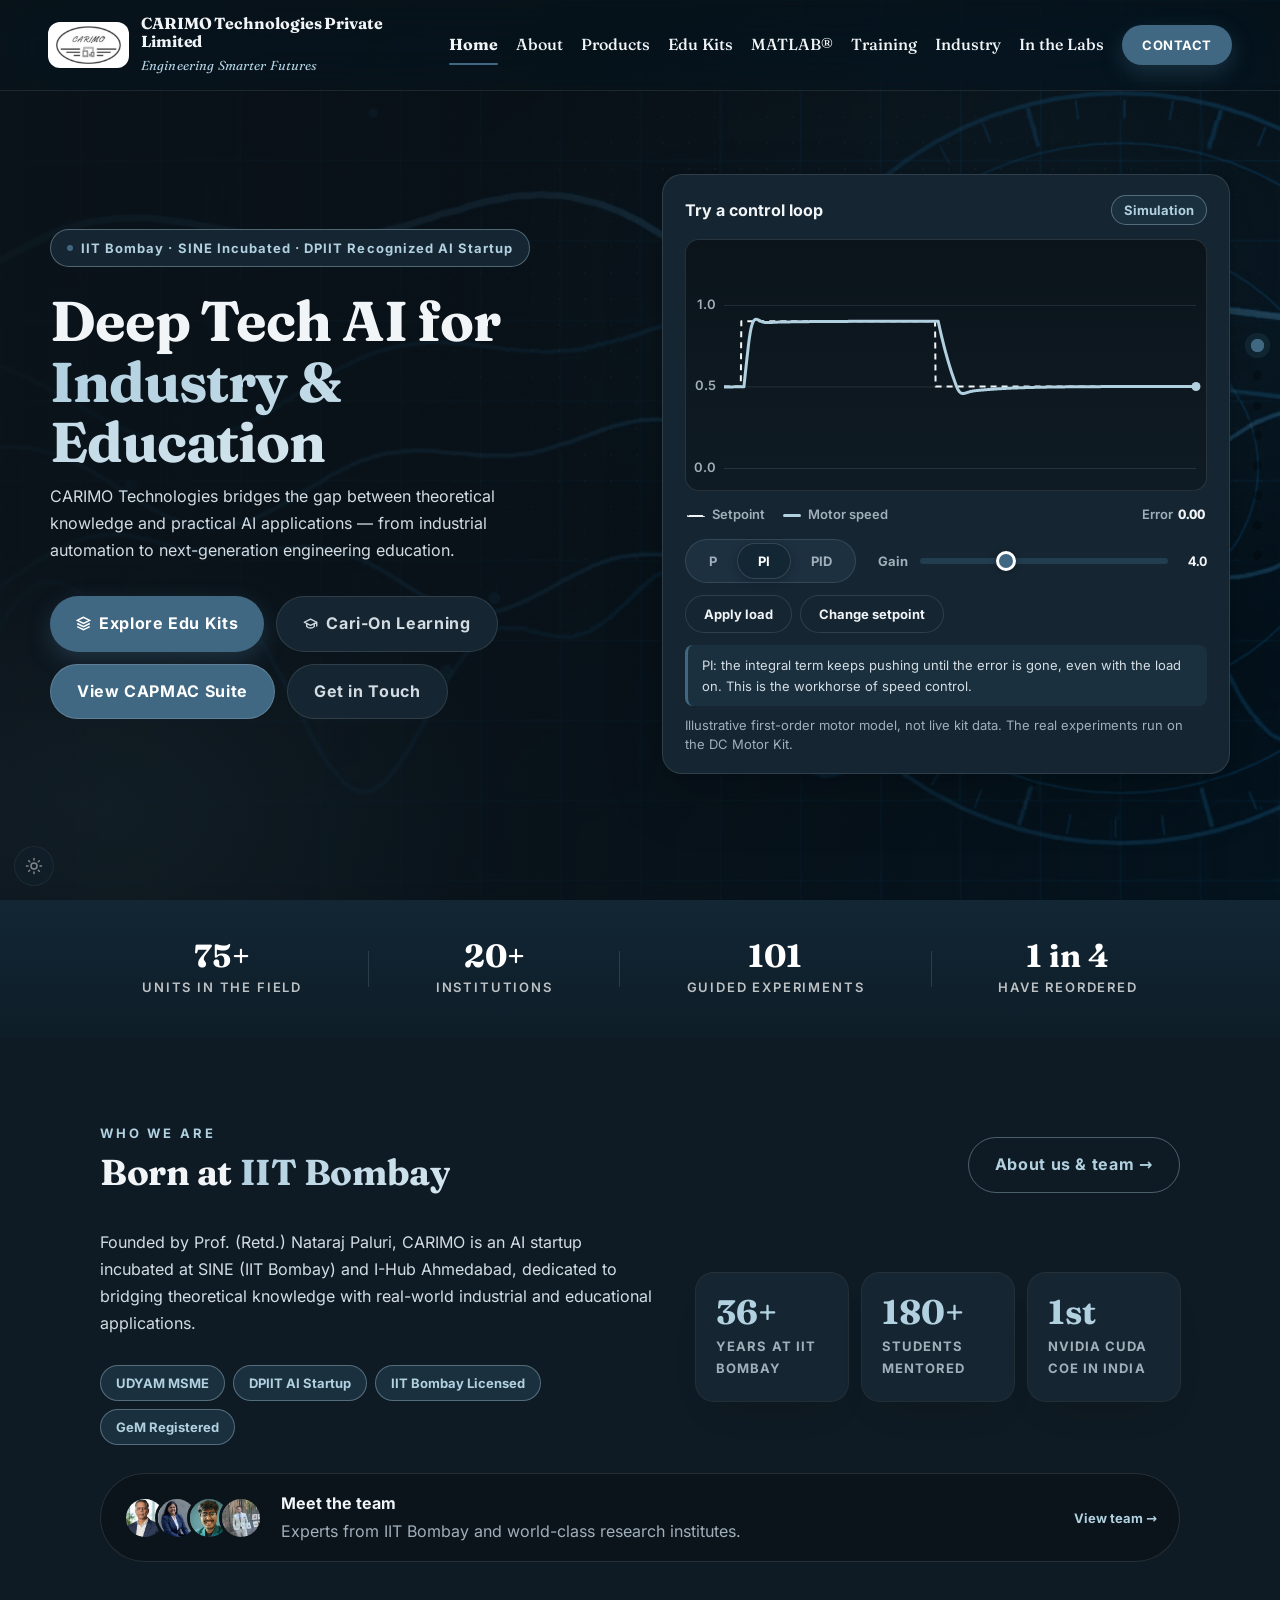
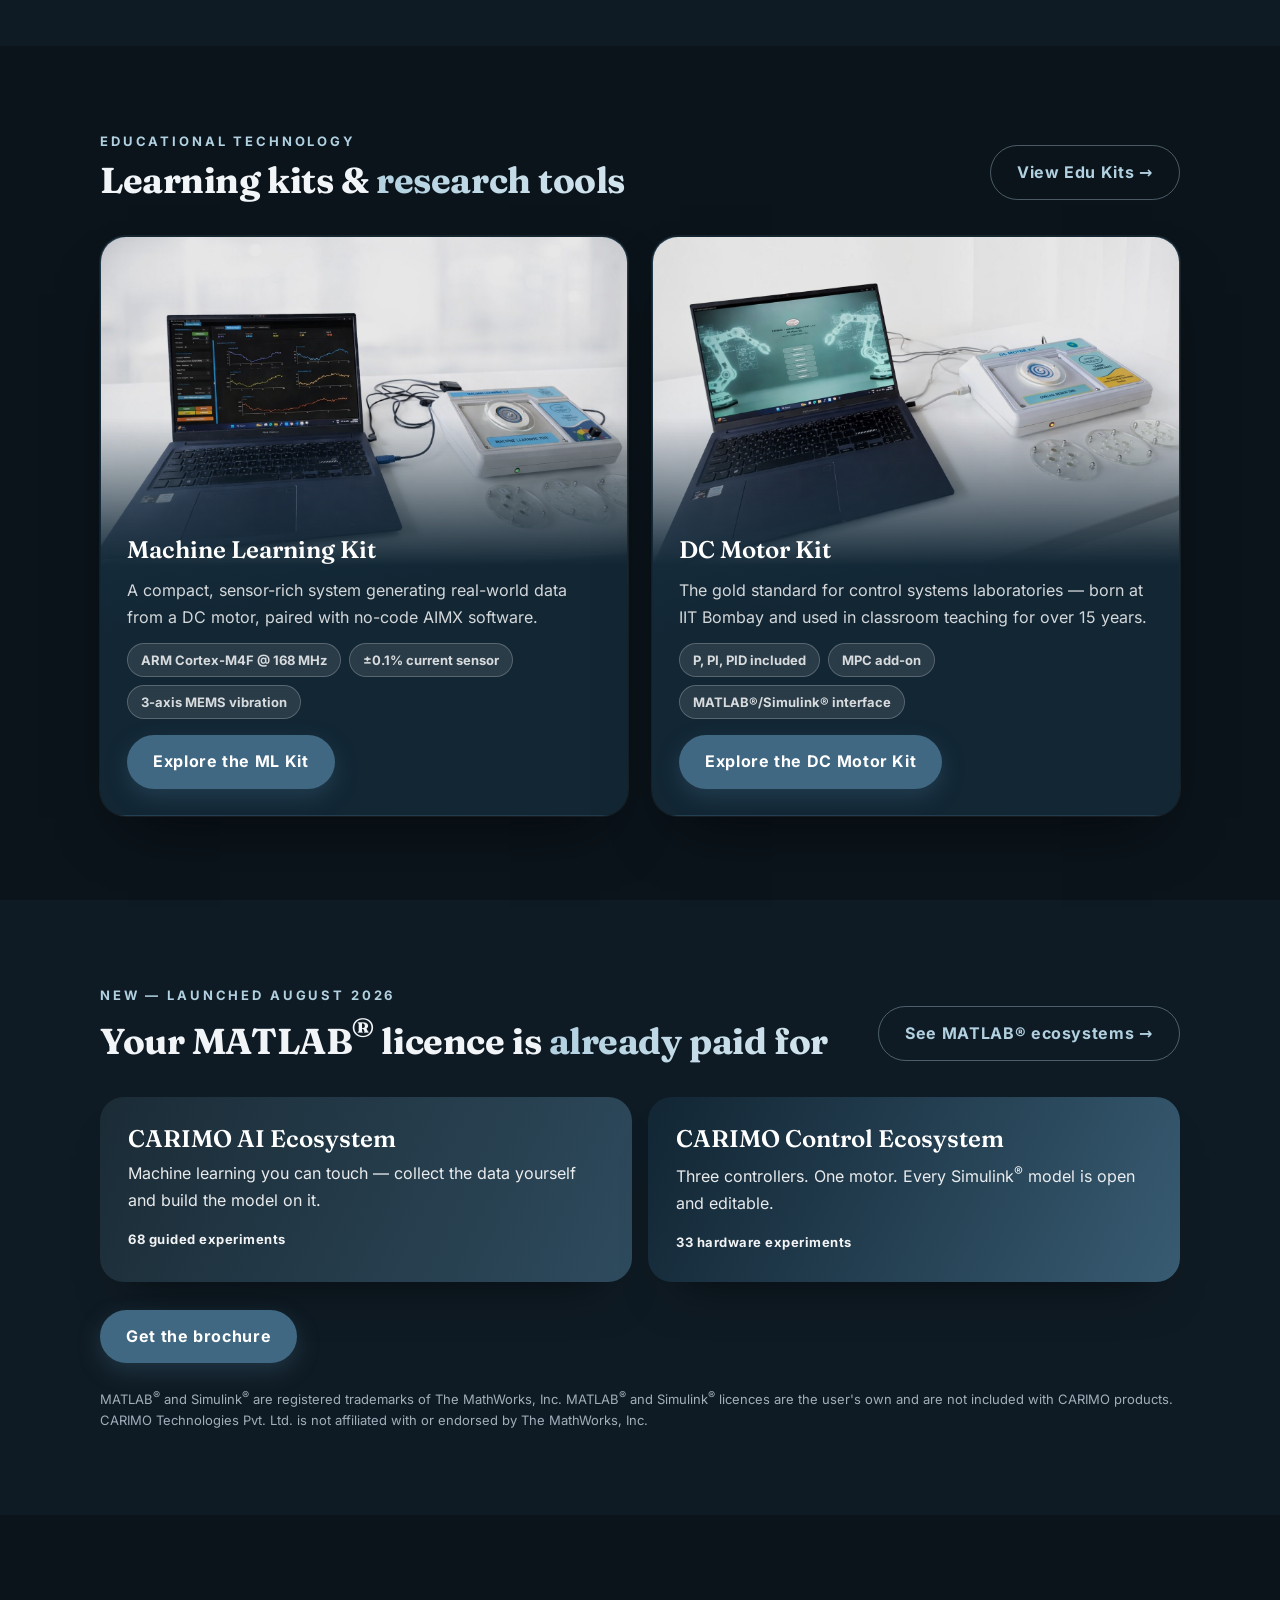
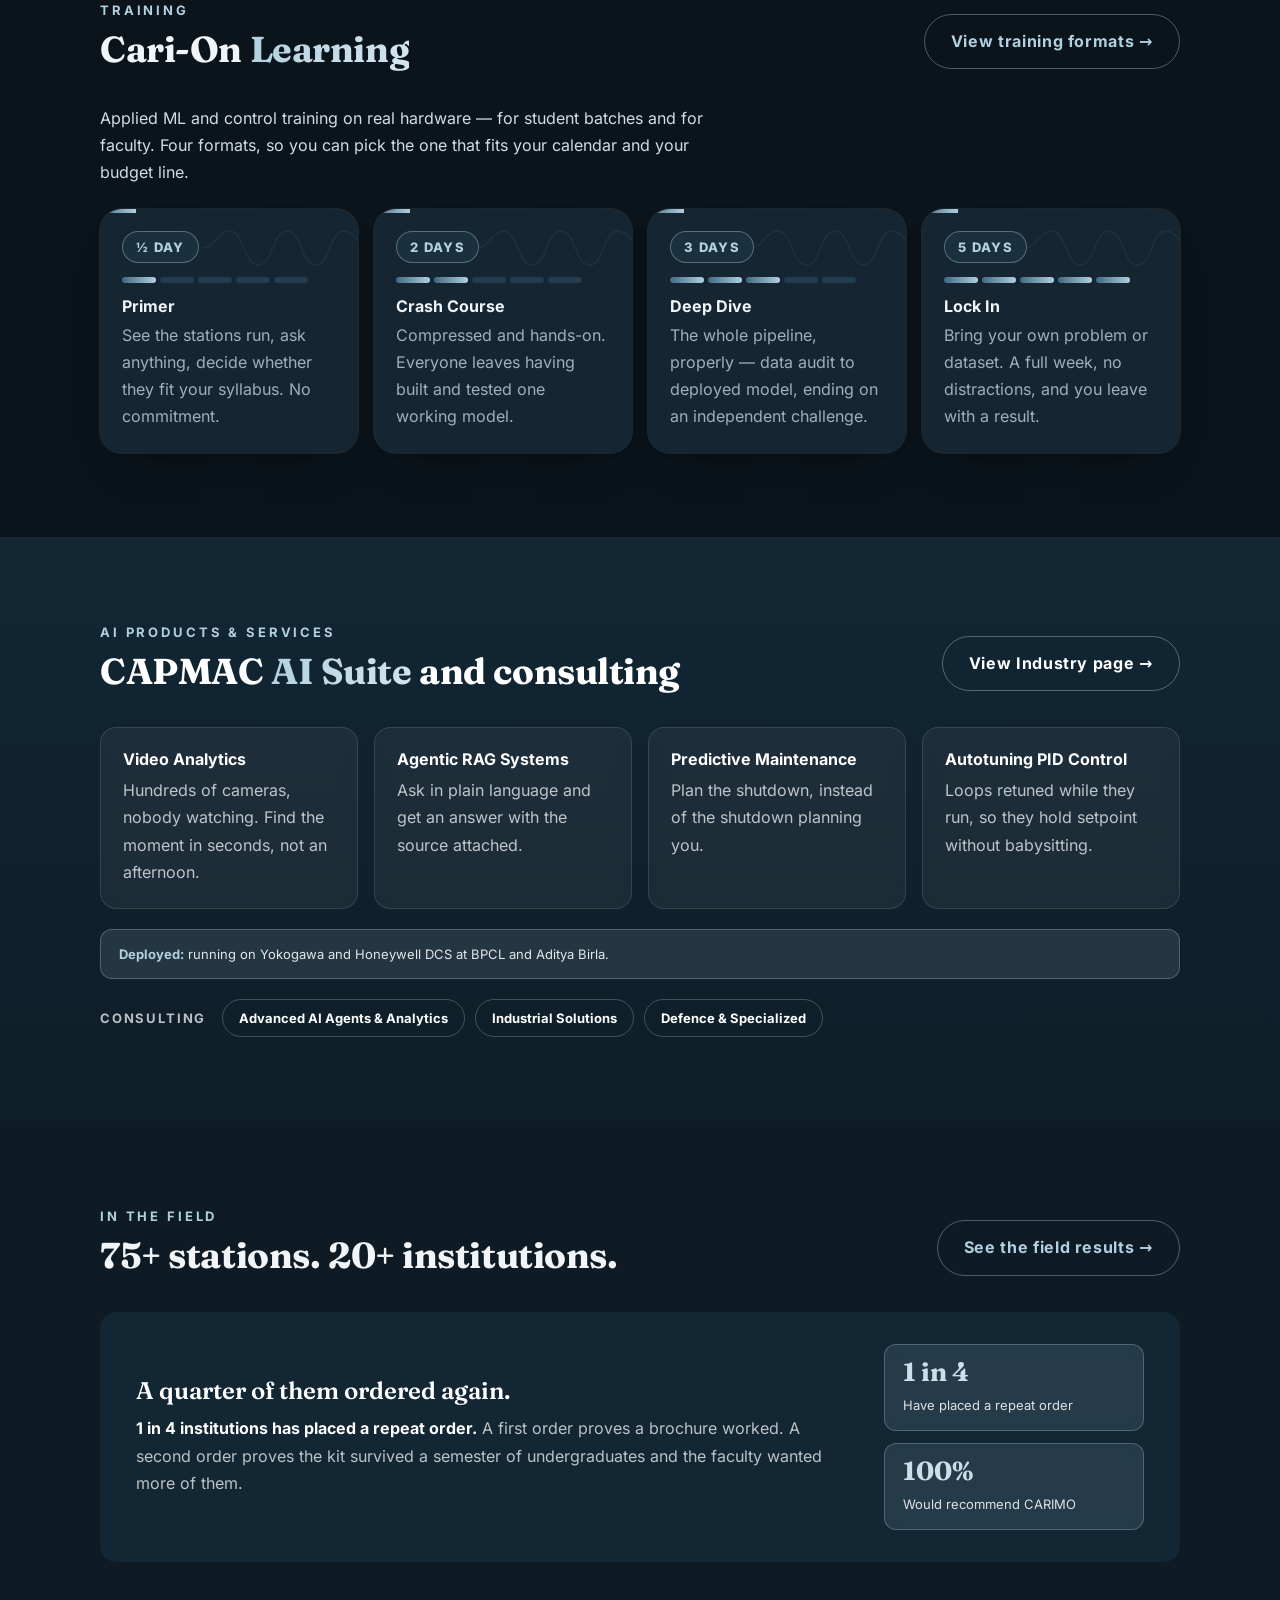
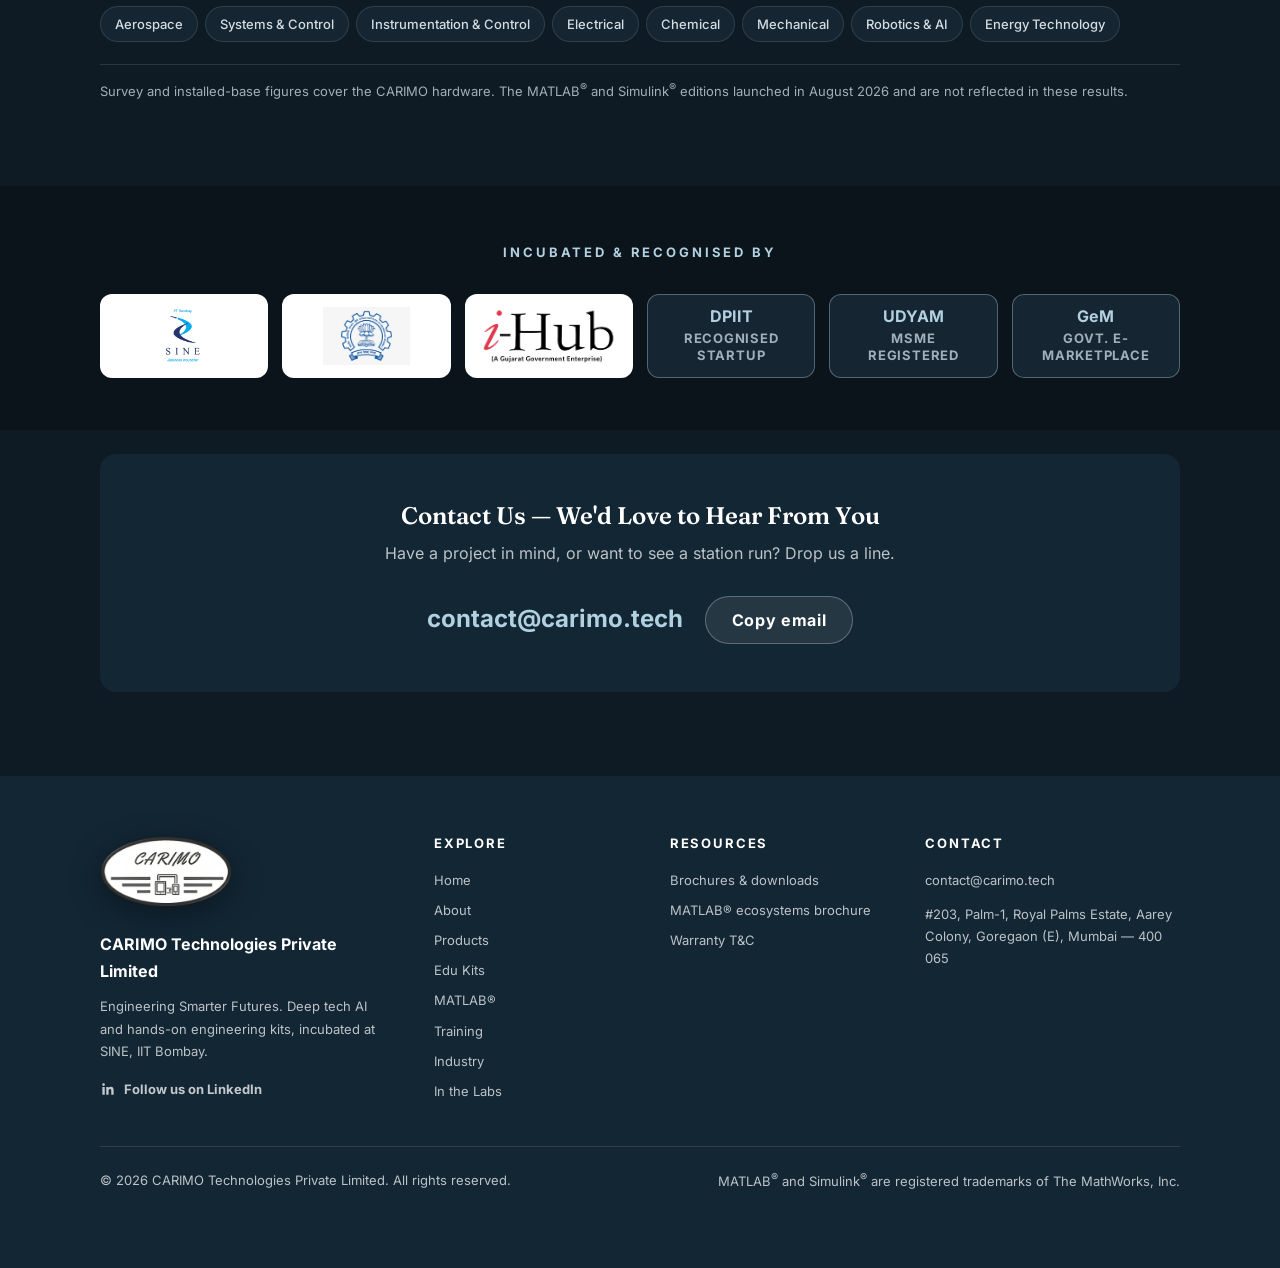
<file: index.html>
<!DOCTYPE html>
<html lang="en" data-theme="dark">
<head>
    <meta charset="UTF-8">
    <meta name="viewport" content="width=device-width, initial-scale=1.0, viewport-fit=cover">
    <title>CARIMO Technologies Pvt. Ltd. | Deep Tech AI & Industrial Automation</title>
    <meta name="description" content="CARIMO Technologies: Bridging AI, control systems, and education. IIT Bombay-incubated deep tech startup offering CAPMAC AI Suite, ML Kits, and DC Motor Kits.">
    <meta property="og:title" content="CARIMO Technologies Pvt. Ltd.">
    <meta property="og:description" content="CARIMO Technologies: Bridging AI, control systems, and education. IIT Bombay-incubated deep tech startup offering CAPMAC AI Suite, ML Kits, and DC Motor Kits.">
    <meta property="og:type" content="website">
    <link rel="stylesheet" href="css/fonts.css">
    <meta name="theme-color" content="#0D1F3C">
    <link rel="icon" href="favicon.ico" sizes="any">
    <link rel="icon" type="image/png" sizes="32x32" href="images/icons/favicon-32.png">
    <link rel="icon" type="image/png" sizes="192x192" href="images/icons/icon-192.png">
    <link rel="apple-touch-icon" href="images/icons/apple-touch-icon.png">
    <script type="application/ld+json">{"@context":"https://schema.org","@type":"Organization","name":"CARIMO Technologies Private Limited","email":"contact@carimo.tech","sameAs":["https://www.linkedin.com/company/carimo-technologies-private-limited"],"address":{"@type":"PostalAddress","streetAddress":"#203, Palm-1, Royal Palms Estate, Aarey Colony, Goregaon (E)","addressLocality":"Mumbai","postalCode":"400065","addressCountry":"IN"}}</script>

        <link rel="stylesheet" href="css/style.css">
    <script>try{var _q=/[?&]t=(light|dark)/.exec(location.search),_t=_q?_q[1]:localStorage.getItem("carimo-theme-v2");if(_q)localStorage.setItem("carimo-theme-v2",_q[1]);document.documentElement.setAttribute("data-theme",_t==="light"?"light":"dark")}catch(e){}</script>
</head>
<body>
<a class="skip-link" href="#main">Skip to content</a>
<div id="progress" aria-hidden="true"></div>

<!-- CHROME:NAV:START (edit tools/sync_chrome.py, then run it — do not hand-edit) -->
<nav id="navbar">
    <a href="index.html" class="nav-logo" aria-current="page">
        <img src="images/carimo-logo.png" alt="CARIMO" onerror="this.style.display='none'">
        <div class="nav-logo-text">
            <div class="name">CARIMO Technologies<span class="long"> Private Limited</span></div>
            <span class="sub">Engineering Smarter Futures</span>
        </div>
    </a>
    <div class="nav-links">
        <a href="index.html" class="active" aria-current="page">Home</a>
        <a href="about.html">About</a>
        <a href="products.html">Products</a>
        <a href="education.html">Edu Kits</a>
        <a href="matlab.html">MATLAB®</a>
        <a href="training.html">Training</a>
        <a href="industry.html">Industry</a>
        <a href="labs.html">In the Labs</a>
        <a href="about.html#contact" class="btn btn-primary" style="padding:9px 20px;min-height:auto;">Contact</a>
    </div>
    <button class="hamburger" id="hamburger" aria-label="Menu">
        <span></span><span></span><span></span>
    </button>
</nav>
<div class="mobile-menu" id="mobile-menu">
    <a href="index.html">Home</a>
    <a href="about.html">About</a>
    <a href="products.html">Products</a>
    <a href="education.html">Edu Kits</a>
    <a href="matlab.html">MATLAB® Ecosystems</a>
    <a href="training.html">Cari-On Learning</a>
    <a href="industry.html">Industry — CAPMAC & Consulting</a>
    <a href="labs.html">In the Labs</a>
    <a href="about.html#team">Team</a>
    <a href="about.html#contact" style="color:var(--accent)">Contact Us →</a>
</div>
<!-- CHROME:NAV:END -->

<main id="main">
<nav class="dots" aria-label="Homepage sections"><a href="#hero" data-label="Top"><i></i><span class="sr">Top</span></a><a href="#g-about" data-label="About"><i></i><span class="sr">About</span></a><a href="#g-edu" data-label="Edu Kits"><i></i><span class="sr">Edu Kits</span></a><a href="#g-matlab" data-label="MATLAB®"><i></i><span class="sr">MATLAB®</span></a><a href="#g-training" data-label="Training"><i></i><span class="sr">Training</span></a><a href="#g-industry" data-label="Industry"><i></i><span class="sr">Industry</span></a><a href="#g-labs" data-label="In the Labs"><i></i><span class="sr">In the Labs</span></a><a href="#g-contact" data-label="Contact"><i></i><span class="sr">Contact</span></a></nav>
<!-- HERO -->
<header id="hero">
    <div class="hero-poster" aria-hidden="true"></div><video class="hero-video" muted loop playsinline preload="none" poster="video/hero-poster.jpg" aria-hidden="true" tabindex="-1"><source src="video/hero.webm" type="video/webm"><source src="video/hero.mp4" type="video/mp4"></video><div class="hero-tint"></div><div class="hero-veil"></div><div class="hero-bg"></div>
    <div class="hero-dots"></div>
    <div class="hero-wrap">
        <div class="hero-copy">
            <div class="hero-badge">IIT Bombay · SINE Incubated · DPIIT Recognized AI Startup</div>
            <h1>Deep Tech AI for<br><span class="gradient-text">Industry &amp; Education</span></h1>
            <p class="lead">CARIMO Technologies bridges the gap between theoretical knowledge and practical AI applications — from industrial automation to next-generation engineering education.</p>
            <div class="hero-actions">
                <a href="education.html" class="btn btn-primary">
                    <svg viewBox="0 0 24 24" fill="none" stroke="currentColor" stroke-width="2.5"><path d="M12 2L2 7l10 5 10-5-10-5z"/><path d="M2 17l10 5 10-5M2 12l10 5 10-5"/></svg>
                    Explore Edu Kits
                </a>
                <a href="training.html" class="btn btn-ghost">
                    <svg viewBox="0 0 24 24" fill="none" stroke="currentColor" stroke-width="2.2" stroke-linecap="round" stroke-linejoin="round"><path d="M22 10v6M2 10l10-5 10 5-10 5z"/><path d="M6 12v5c3 3 9 3 12 0v-5"/></svg>
                    Cari-On Learning
                </a>
                <a href="industry.html#capmac" class="btn btn-navy">View CAPMAC Suite</a>
                <a href="about.html#contact" class="btn btn-ghost">Get in Touch</a>
            </div>
        </div>

        <div class="sim-card" id="sim" aria-label="Interactive motor speed control simulation">
            <div class="sim-head">
                <strong>Try a control loop</strong>
                <span class="sim-tag">Simulation</span>
            </div>
            <div class="sim-plot">
                <canvas id="sim-canvas" role="img" aria-label="Plot of a motor's speed following a changing setpoint under the selected controller"></canvas>
            </div>
            <div class="sim-legend">
                <span><i class="lg lg-sp"></i>Setpoint</span>
                <span><i class="lg lg-y"></i>Motor speed</span>
                <span class="sim-err">Error <b id="sim-err">0.00</b></span>
            </div>
            <div class="sim-controls">
                <div class="seg" role="group" aria-label="Controller type">
                    <button type="button" class="seg-btn" data-mode="P" aria-pressed="false">P</button>
                    <button type="button" class="seg-btn on" data-mode="PI" aria-pressed="true">PI</button>
                    <button type="button" class="seg-btn" data-mode="PID" aria-pressed="false">PID</button>
                </div>
                <label class="sim-gain" for="sim-kp">Gain
                    <input type="range" id="sim-kp" min="1" max="10" step="0.5" value="4">
                    <output id="sim-kp-out" for="sim-kp">4.0</output>
                </label>
            </div>
            <div class="sim-actions">
                <button type="button" class="chip-btn" id="sim-load" aria-pressed="false">Apply load</button>
                <button type="button" class="chip-btn" id="sim-step">Change setpoint</button>
            </div>
            <p class="sim-note" id="sim-note" aria-live="polite"></p>
            <p class="sim-cap">Illustrative first-order motor model, not live kit data. The real experiments run on the DC Motor Kit.</p>
        </div>
    </div>
</header>


<!-- TRUST — field evidence only -->
<div id="trust">
    <div class="trust-inner">
        <div class="trust-item"><span class="num">75+</span><span class="desc">Units in the Field</span></div>
        <div class="trust-div"></div>
        <div class="trust-item"><span class="num">20+</span><span class="desc">Institutions</span></div>
        <div class="trust-div"></div>
        <div class="trust-item"><span class="num">101</span><span class="desc">Guided Experiments</span></div>
        <div class="trust-div"></div>
        <div class="trust-item"><span class="num">1 in 4</span><span class="desc">Have Reordered</span></div>
    </div>
</div>


<section id="g-about" class="gl gl-a">
    <div class="section-inner">
        <div class="gl-head fade-up"><div><span class="label">Who We Are</span><h2>Born at <span class="gradient-text">IIT Bombay</span></h2></div><a class="btn btn-outline gl-more" href="about.html">About us &amp; team →</a></div>
        <div class="gl-split">
            <div class="fade-up">
                <p class="gl-lead">Founded by Prof. (Retd.) Nataraj Paluri, CARIMO is an AI startup incubated at SINE (IIT Bombay) and I-Hub Ahmedabad, dedicated to bridging theoretical knowledge with real-world industrial and educational applications.</p>
                <div class="cert-row"><span class="cert">UDYAM MSME</span><span class="cert">DPIIT AI Startup</span><span class="cert">IIT Bombay Licensed</span><span class="cert">GeM Registered</span></div>
            </div>
            <div class="tile-row fade-up">
                <div class="tile"><span class="n">36+</span><span class="t">Years at IIT Bombay</span></div>
                <div class="tile"><span class="n">180+</span><span class="t">Students mentored</span></div>
                <div class="tile"><span class="n">1st</span><span class="t">NVIDIA CUDA CoE in India</span></div>
            </div>
        </div>
        <a class="team-strip fade-up" href="about.html#team" aria-label="Meet the team">
            <span class="ts-faces">
                <img src="images/team-nataraj.jpg" alt="" onerror="this.style.display='none'"><img src="images/team-sravya.jpg" alt="" onerror="this.style.display='none'"><img src="images/team-karan.jpg" alt="" onerror="this.style.display='none'"><img src="images/team-ajit.jpg" alt="" onerror="this.style.display='none'">
            </span>
            <span class="ts-text"><strong>Meet the team</strong>Experts from IIT Bombay and world-class research institutes.</span>
            <span class="ts-go">View team →</span>
        </a>
    </div>
</section>

<section id="g-edu" class="gl gl-b">
    <div class="section-inner">
        <div class="gl-head fade-up"><div><span class="label">Educational Technology</span><h2>Learning kits &amp; <span class="gradient-text">research tools</span></h2></div><a class="btn btn-outline gl-more" href="education.html">View Edu Kits →</a></div>
        <div class="prod-grid">
            <article class="prod-card fade-up">
                <a class="prod-img" href="education.html" tabindex="-1" aria-hidden="true"><img src="images/mlk-photo.jpg" alt="" loading="lazy" onerror="this.parentNode.style.display='none'"></a>
                <div class="prod-body">
                    <h3>Machine Learning Kit</h3>
                    <p>A compact, sensor-rich system generating real-world data from a DC motor, paired with no-code AIMX software.</p>
                    <div class="chips"><span>ARM Cortex-M4F @ 168 MHz</span><span>±0.1% current sensor</span><span>3-axis MEMS vibration</span></div>
                    <a class="btn btn-primary" href="education.html">Explore the ML Kit</a>
                </div>
            </article>
            <article class="prod-card fade-up">
                <a class="prod-img" href="education.html#dcmk" tabindex="-1" aria-hidden="true"><img src="images/dc-motor.jpg" alt="" loading="lazy" onerror="this.parentNode.style.display='none'"></a>
                <div class="prod-body">
                    <h3>DC Motor Kit</h3>
                    <p>The gold standard for control systems laboratories — born at IIT Bombay and used in classroom teaching for over 15 years.</p>
                    <div class="chips"><span>P, PI, PID included</span><span>MPC add-on</span><span>MATLAB®/Simulink® interface</span></div>
                    <a class="btn btn-primary" href="education.html#dcmk">Explore the DC Motor Kit</a>
                </div>
            </article>
        </div>
    </div>
</section>

<section id="g-matlab" class="gl gl-a">
    <div class="section-inner">
        <div class="gl-head fade-up"><div><span class="label">New — Launched August 2026</span><h2>Your MATLAB<sup>®</sup> licence is <span class="gradient-text">already paid for</span></h2></div><a class="btn btn-outline gl-more" href="matlab.html">See MATLAB® ecosystems →</a></div>
        <div class="feat-grid fade-up">
            <div class="feat-card ai"><h3>CARIMO AI Ecosystem</h3><p>Machine learning you can touch — collect the data yourself and build the model on it.</p><span class="fc-n">68 guided experiments</span></div>
            <div class="feat-card ctrl"><h3>CARIMO Control Ecosystem</h3><p>Three controllers. One motor. Every Simulink<sup>®</sup> model is open and editable.</p><span class="fc-n">33 hardware experiments</span></div>
        </div>
        <div class="feat-actions fade-up"><a href="matlab.html#brochure" class="btn btn-primary">Get the brochure</a></div>
        <p class="mx-trademark">MATLAB<sup>®</sup> and Simulink<sup>®</sup> are registered trademarks of The MathWorks, Inc. MATLAB<sup>®</sup> and Simulink<sup>®</sup> licences are the user's own and are not included with CARIMO products. CARIMO Technologies Pvt. Ltd. is not affiliated with or endorsed by The MathWorks, Inc.</p>
    </div>
</section>

<section id="g-training" class="gl gl-b">
    <div class="section-inner">
        <div class="gl-head fade-up"><div><span class="label">Training</span><h2>Cari-On <span class="gradient-text">Learning</span></h2></div><a class="btn btn-outline gl-more" href="training.html">View training formats →</a></div>
        <p class="gl-lead fade-up">Applied ML and control training on real hardware — for student batches and for faculty. Four formats, so you can pick the one that fits your calendar and your budget line.</p>
        <div class="fmt-grid fade-up"><div class="fmt-card"><span class="learn-dur">½ Day</span><div class="dur-bar" aria-hidden="true"><i class="on"></i><i></i><i></i><i></i><i></i></div><h4>Primer</h4><p>See the stations run, ask anything, decide whether they fit your syllabus. No commitment.</p></div><div class="fmt-card"><span class="learn-dur">2 Days</span><div class="dur-bar" aria-hidden="true"><i class="on"></i><i class="on"></i><i></i><i></i><i></i></div><h4>Crash Course</h4><p>Compressed and hands-on. Everyone leaves having built and tested one working model.</p></div><div class="fmt-card"><span class="learn-dur">3 Days</span><div class="dur-bar" aria-hidden="true"><i class="on"></i><i class="on"></i><i class="on"></i><i></i><i></i></div><h4>Deep Dive</h4><p>The whole pipeline, properly — data audit to deployed model, ending on an independent challenge.</p></div><div class="fmt-card"><span class="learn-dur">5 Days</span><div class="dur-bar" aria-hidden="true"><i class="on"></i><i class="on"></i><i class="on"></i><i class="on"></i><i class="on"></i></div><h4>Lock In</h4><p>Bring your own problem or dataset. A full week, no distractions, and you leave with a result.</p></div></div>
    </div>
</section>

<section id="g-industry" class="gl gl-dark">
    <div class="section-inner">
        <div class="gl-head fade-up"><div><span class="label">AI Products &amp; Services</span><h2>CAPMAC <span class="gradient-text">AI Suite</span> and consulting</h2></div><a class="btn btn-outline gl-more" href="industry.html">View Industry page →</a></div>
        <div class="ind-grid fade-up"><a class="ind-card" href="industry.html#capmac"><h4>Video Analytics</h4><p>Hundreds of cameras, nobody watching. Find the moment in seconds, not an afternoon.</p></a><a class="ind-card" href="industry.html#capmac"><h4>Agentic RAG Systems</h4><p>Ask in plain language and get an answer with the source attached.</p></a><a class="ind-card" href="industry.html#capmac"><h4>Predictive Maintenance</h4><p>Plan the shutdown, instead of the shutdown planning you.</p></a><a class="ind-card" href="industry.html#capmac"><h4>Autotuning PID Control</h4><p>Loops retuned while they run, so they hold setpoint without babysitting.</p></a></div>
        <div class="ind-proof fade-up"><strong>Deployed:</strong> running on Yokogawa and Honeywell DCS at BPCL and Aditya Birla.</div>
        <div class="ind-cons fade-up"><span>Consulting</span><a href="industry.html#consulting">Advanced AI Agents &amp; Analytics</a><a href="industry.html#consulting">Industrial Solutions</a><a href="industry.html#consulting">Defence &amp; Specialized</a></div>
    </div>
</section>

<section id="g-labs" class="gl gl-a">
    <div class="section-inner">
        <div class="gl-head fade-up"><div><span class="label">In the Field</span><h2>75+ stations. 20+ institutions.</h2></div><a class="btn btn-outline gl-more" href="labs.html">See the field results →</a></div>
        <div class="repeat-box fade-up">
            <div>
                <h4>A quarter of them ordered again.</h4>
                <p><strong style="color:#fff;">1 in 4 institutions has placed a repeat order.</strong> A first order proves a brochure worked. A second order proves the kit survived a semester of undergraduates and the faculty wanted more of them.</p>
            </div>
            <div class="repeat-stats">
                <div class="repeat-stat"><span class="n">1 in 4</span><span class="t">Have placed a repeat order</span></div>
                <div class="repeat-stat"><span class="n">100%</span><span class="t">Would recommend CARIMO</span></div>
            </div>
        </div>
        <div class="pill-row fade-up" style="margin-top:20px;"><span class="pill">Aerospace</span><span class="pill">Systems &amp; Control</span><span class="pill">Instrumentation &amp; Control</span><span class="pill">Electrical</span><span class="pill">Chemical</span><span class="pill">Mechanical</span><span class="pill">Robotics &amp; AI</span><span class="pill">Energy Technology</span></div>
        <p class="survey-note">Survey and installed-base figures cover the CARIMO hardware. The MATLAB<sup>®</sup> and Simulink<sup>®</sup> editions launched in August 2026 and are not reflected in these results.</p>
    </div>
</section>

<section id="incubation">
    <div class="incubation-inner">
        <span class="label">Incubated &amp; Recognised By</span>
        <div class="logo-strip">
            <div class="logo-card"><img src="images/sine-logo.png" alt="SINE, IIT Bombay" onerror="this.closest('.logo-card').style.display='none'"></div>
            <div class="logo-card"><img src="images/iitb-logo.png" alt="IIT Bombay" onerror="this.closest('.logo-card').style.display='none'"></div>
            <div class="logo-card"><img src="images/ihub-logo.png" alt="I-Hub Ahmedabad" onerror="this.closest('.logo-card').style.display='none'"></div>
            <div class="logo-card cert-card"><div class="ct">DPIIT<small>Recognised Startup</small></div></div>
            <div class="logo-card cert-card"><div class="ct">UDYAM<small>MSME Registered</small></div></div>
            <div class="logo-card cert-card"><div class="ct">GeM<small>Govt. e-Marketplace</small></div></div>
        </div>
    </div>
</section>

<section id="g-contact" class="home-cta">
    <div class="section-inner">
        <div class="contact-cta fade-up">
            <h3>Contact Us — We'd Love to Hear From You</h3>
            <p>Have a project in mind, or want to see a station run? Drop us a line.</p>
            <div class="cta-row">
                <a href="mailto:contact@carimo.tech" class="email-link">contact@carimo.tech</a>
                <button type="button" class="btn btn-ondark" id="copy-email" data-copy="contact@carimo.tech">Copy email</button>
            </div>
        </div>
    </div>
</section>
</main>

<!-- CHROME:FOOTER:START (edit tools/sync_chrome.py, then run it — do not hand-edit) -->
<footer>
    <div class="foot-grid">
        <div class="foot-brand">
            <a href="index.html" class="foot-logo-link" aria-label="CARIMO Technologies — home"><img class="foot-logo" src="images/carimo-logo-hd.png" alt="CARIMO" width="640" height="346" loading="lazy" onerror="this.parentNode.style.display='none'"></a>
            <strong>CARIMO Technologies Private Limited</strong>
            <p>Engineering Smarter Futures. Deep tech AI and hands-on engineering kits, incubated at SINE, IIT Bombay.</p>
            <a href="https://www.linkedin.com/company/carimo-technologies-private-limited" target="_blank" rel="noopener" class="foot-li">
                <svg viewBox="0 0 24 24" fill="currentColor" width="16" height="16" aria-hidden="true"><path d="M20.45 20.45h-3.56v-5.57c0-1.33-.03-3.04-1.85-3.04-1.85 0-2.14 1.45-2.14 2.94v5.67H9.35V9h3.41v1.56h.05c.48-.9 1.64-1.85 3.37-1.85 3.6 0 4.27 2.37 4.27 5.46v6.28zM5.34 7.43a2.06 2.06 0 1 1 0-4.12 2.06 2.06 0 0 1 0 4.12zM7.12 20.45H3.56V9h3.56v11.45z"/></svg>
                Follow us on LinkedIn
            </a>
        </div>
        <nav class="foot-col" aria-label="Site pages">
            <h5>Explore</h5>
            <a href="index.html">Home</a><a href="about.html">About</a><a href="products.html">Products</a><a href="education.html">Edu Kits</a><a href="matlab.html">MATLAB®</a><a href="training.html">Training</a><a href="industry.html">Industry</a><a href="labs.html">In the Labs</a>
        </nav>
        <div class="foot-col">
            <h5>Resources</h5>
            <a href="education.html#downloads">Brochures &amp; downloads</a>
            <a href="matlab.html#brochure">MATLAB® ecosystems brochure</a>
            <a href="https://drive.google.com/file/d/1bKcuv3Nx6cHdFZF-zc6qmbaVbut-HGDj/view?usp=drive_link" target="_blank" rel="noopener">Warranty T&amp;C</a>
        </div>
        <div class="foot-col">
            <h5>Contact</h5>
            <a href="mailto:contact@carimo.tech">contact@carimo.tech</a>
            <p>#203, Palm-1, Royal Palms Estate, Aarey Colony, Goregaon (E), Mumbai — 400 065</p>
        </div>
    </div>
    <div class="foot-base">
        <p>© 2026 CARIMO Technologies Private Limited. All rights reserved.</p>
        <p>MATLAB<sup>®</sup> and Simulink<sup>®</sup> are registered trademarks of The MathWorks, Inc.</p>
    </div>
</footer>
<!-- CHROME:FOOTER:END -->

<div id="toast" role="status" aria-live="polite"></div>
<div id="lightbox" class="lightbox" role="dialog" aria-modal="true" aria-label="Enlarged diagram" hidden>
    <button type="button" class="lb-close" aria-label="Close enlarged diagram">×</button>
    <img alt="">
</div>

<button id="back-top" onclick="window.scrollTo({top:0,behavior:'smooth'})" aria-label="Back to top">
    <svg viewBox="0 0 24 24" fill="none" stroke="currentColor" stroke-width="2.5" stroke-linecap="round" stroke-linejoin="round"><polyline points="18 15 12 9 6 15"/></svg>
</button>

<button id="theme-toggle" class="theme-toggle" type="button" aria-label="Switch theme"><svg class="ic-sun" viewBox="0 0 24 24" fill="none" stroke="currentColor" stroke-width="2" stroke-linecap="round" aria-hidden="true"><circle cx="12" cy="12" r="4"/><path d="M12 2v2M12 20v2M4.9 4.9l1.4 1.4M17.7 17.7l1.4 1.4M2 12h2M20 12h2M4.9 19.1l1.4-1.4M17.7 6.3l1.4-1.4"/></svg><svg class="ic-moon" viewBox="0 0 24 24" fill="none" stroke="currentColor" stroke-width="2" stroke-linecap="round" stroke-linejoin="round" aria-hidden="true"><path d="M21 12.8A9 9 0 1 1 11.2 3a7 7 0 0 0 9.8 9.8z"/></svg></button>

<script src="js/config.js"></script>
<script src="js/main.js"></script>
</body>
</html>
</file>
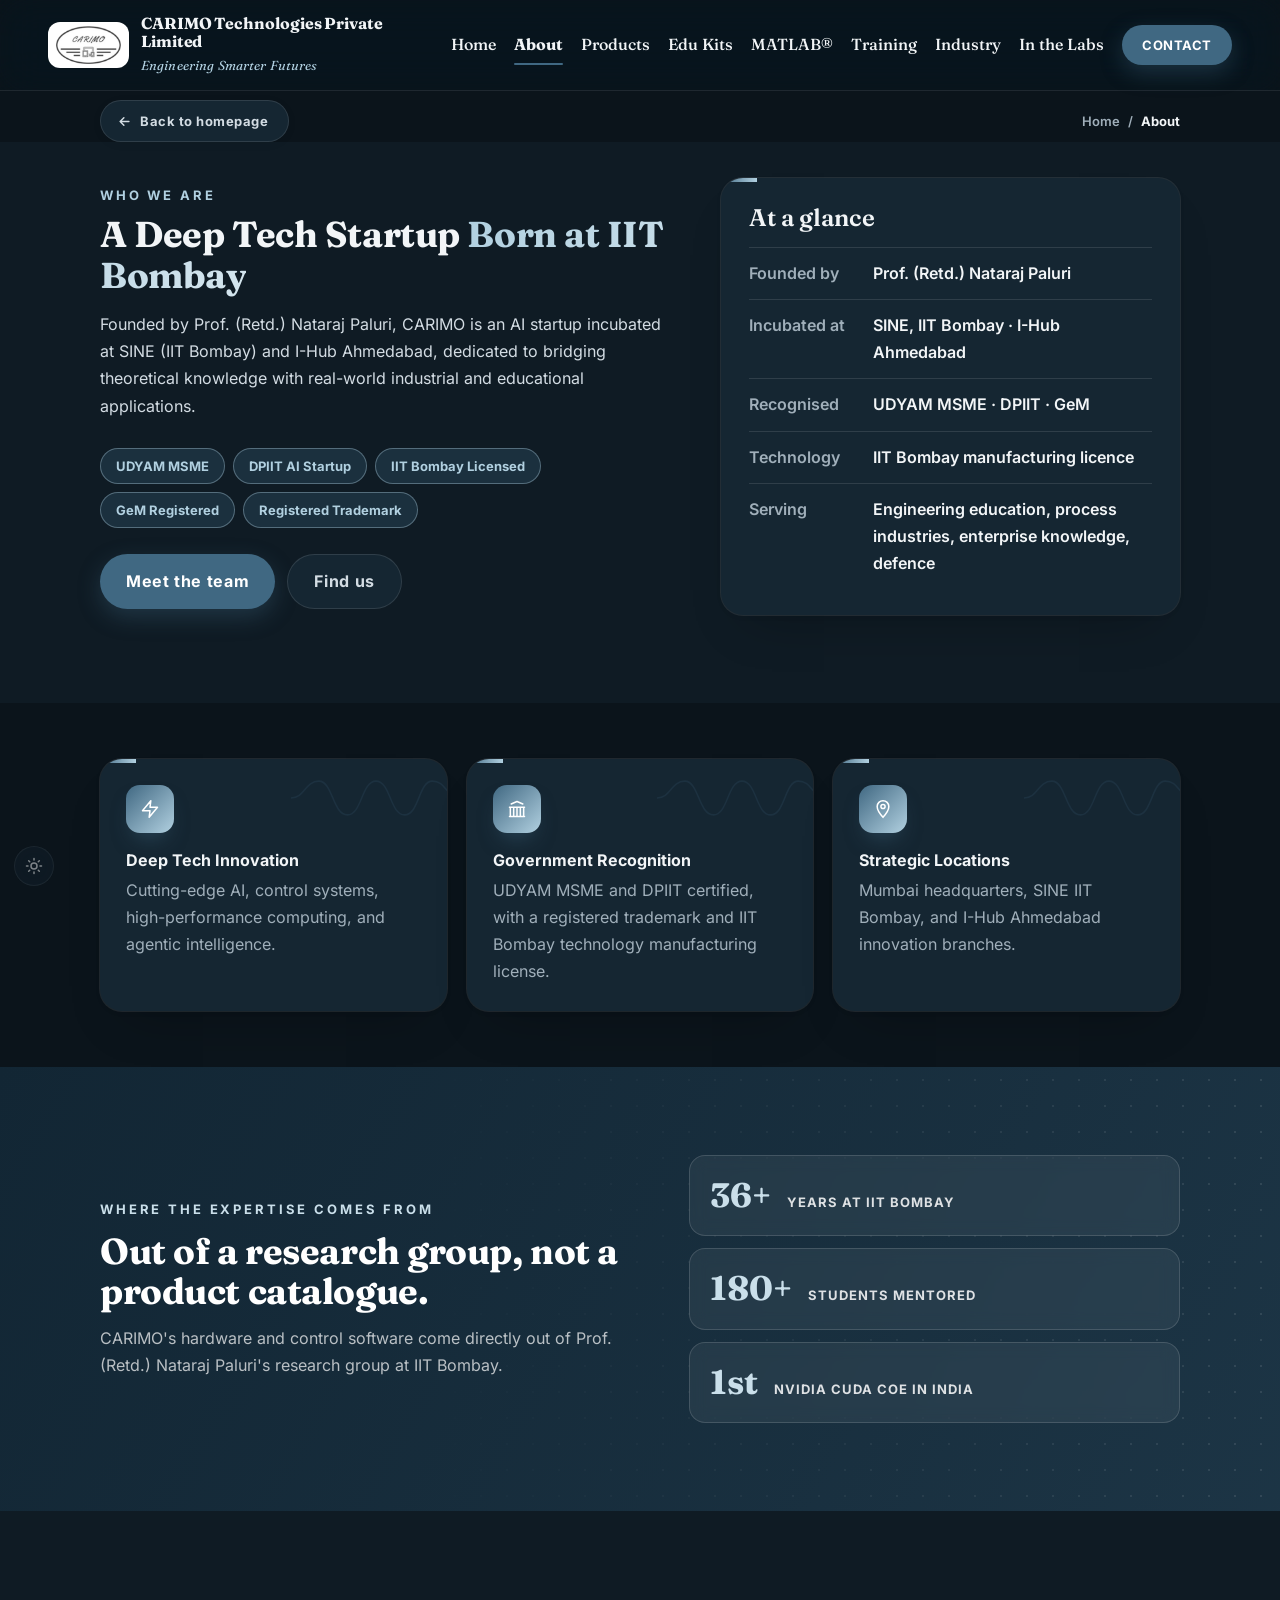
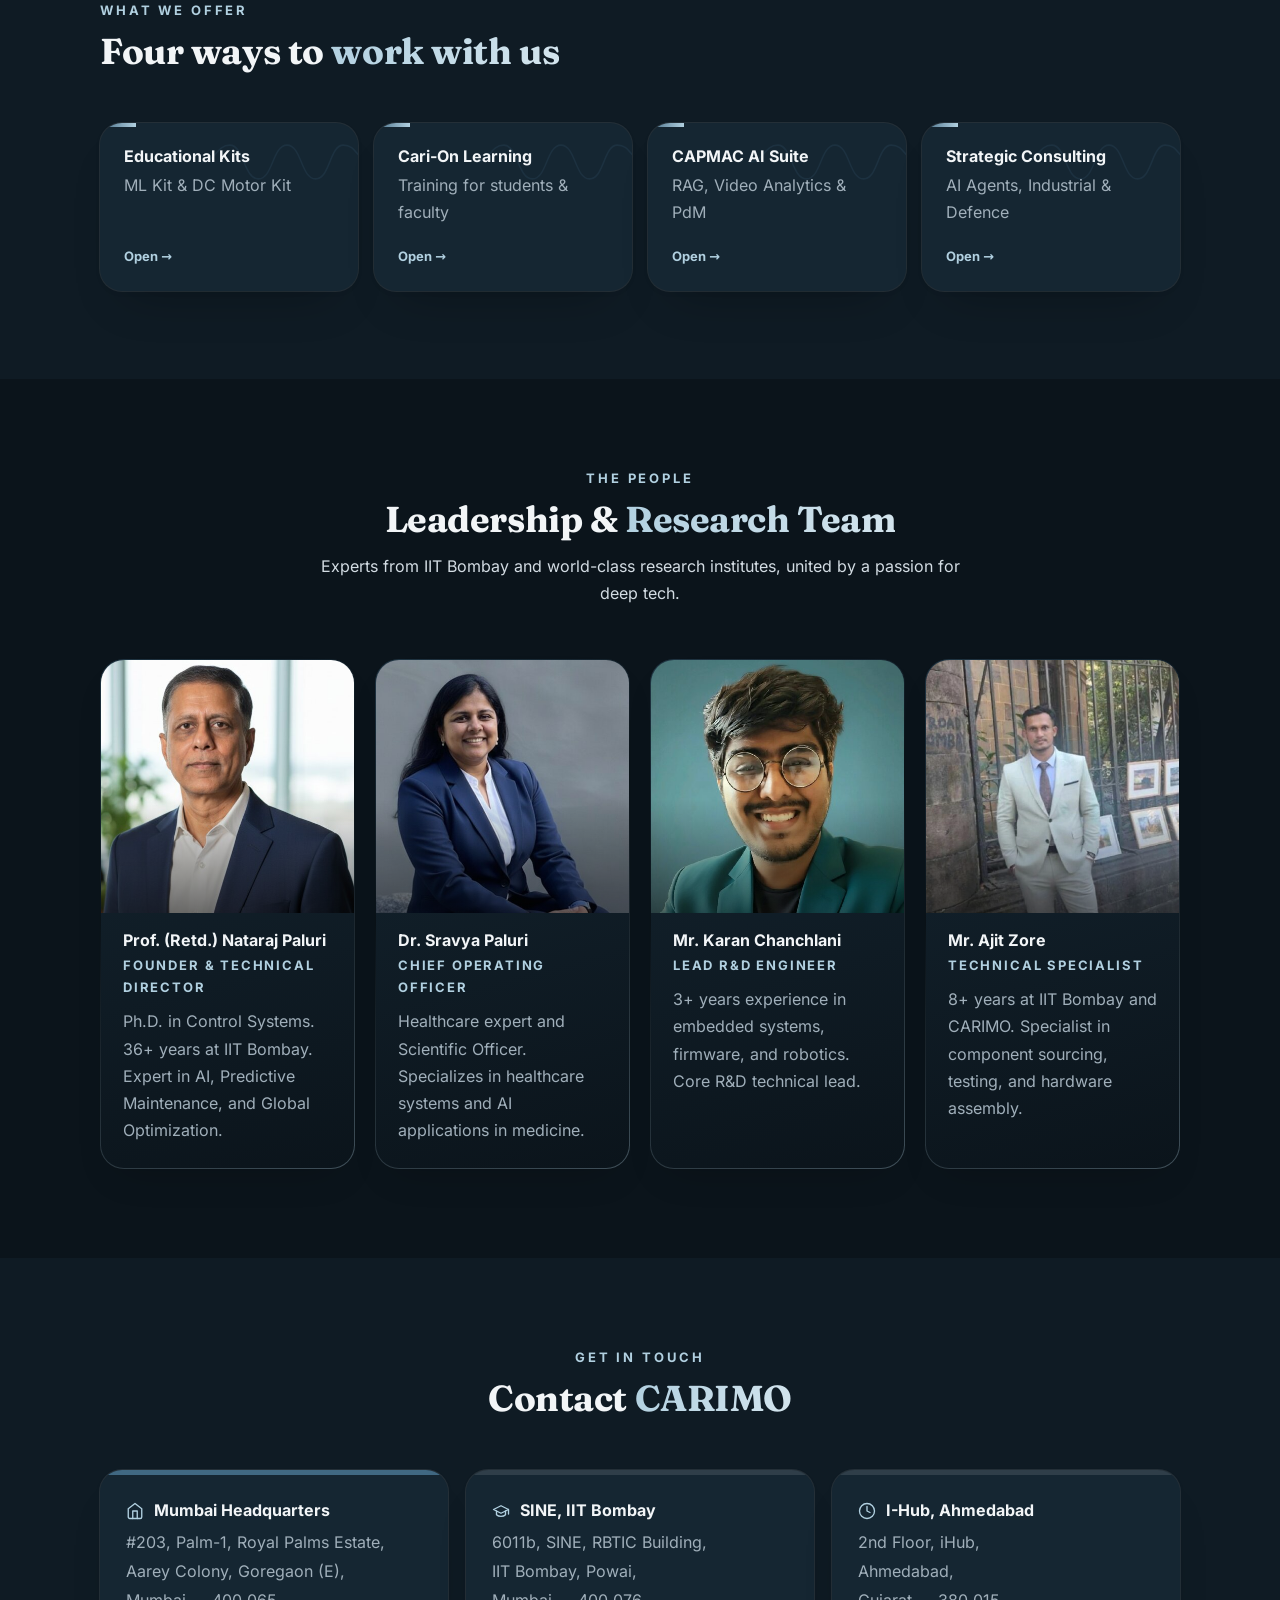
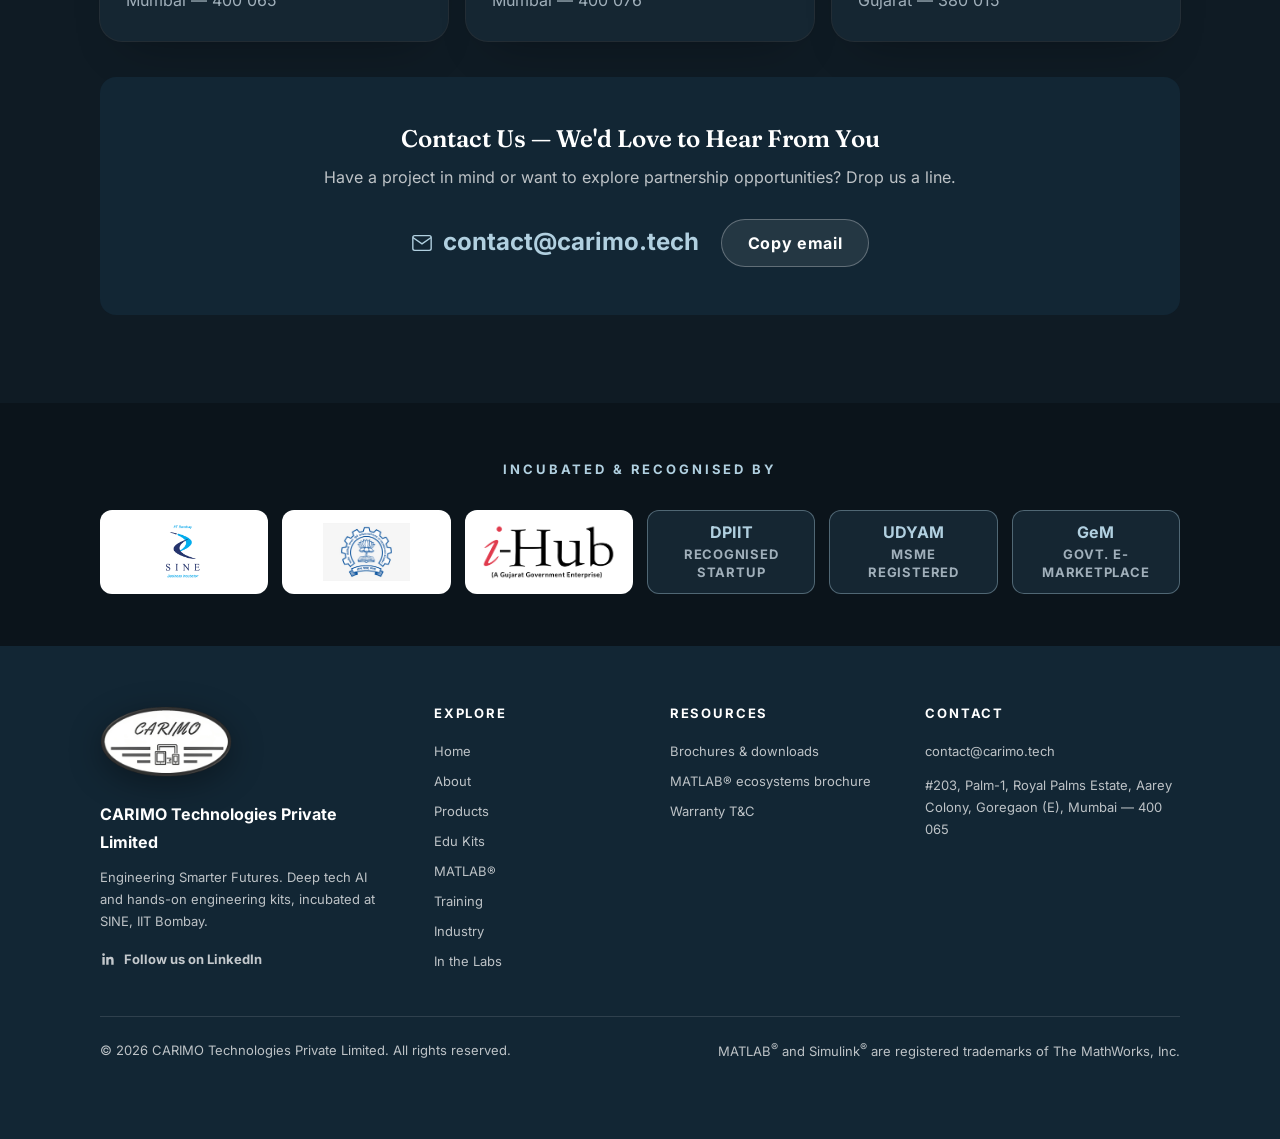
<file: about.html>
<!DOCTYPE html>
<html lang="en" data-theme="dark">
<head>
    <meta charset="UTF-8">
    <meta name="viewport" content="width=device-width, initial-scale=1.0, viewport-fit=cover">
    <title>About &amp; Team | CARIMO Technologies</title>
    <meta name="description" content="CARIMO Technologies is an IIT Bombay SINE-incubated, DPIIT-recognised deep tech startup. Meet the team and get in touch.">
    <meta property="og:title" content="About &amp; Team">
    <meta property="og:description" content="CARIMO Technologies is an IIT Bombay SINE-incubated, DPIIT-recognised deep tech startup. Meet the team and get in touch.">
    <meta property="og:type" content="website">
    <link rel="stylesheet" href="css/fonts.css">
    <meta name="theme-color" content="#0D1F3C">
    <link rel="icon" href="favicon.ico" sizes="any">
    <link rel="icon" type="image/png" sizes="32x32" href="images/icons/favicon-32.png">
    <link rel="icon" type="image/png" sizes="192x192" href="images/icons/icon-192.png">
    <link rel="apple-touch-icon" href="images/icons/apple-touch-icon.png">
    <script type="application/ld+json">{"@context":"https://schema.org","@type":"Organization","name":"CARIMO Technologies Private Limited","email":"contact@carimo.tech","sameAs":["https://www.linkedin.com/company/carimo-technologies-private-limited"],"address":{"@type":"PostalAddress","streetAddress":"#203, Palm-1, Royal Palms Estate, Aarey Colony, Goregaon (E)","addressLocality":"Mumbai","postalCode":"400065","addressCountry":"IN"}}</script>

        <link rel="stylesheet" href="css/style.css">
    <script>try{var _q=/[?&]t=(light|dark)/.exec(location.search),_t=_q?_q[1]:localStorage.getItem("carimo-theme-v2");if(_q)localStorage.setItem("carimo-theme-v2",_q[1]);document.documentElement.setAttribute("data-theme",_t==="light"?"light":"dark")}catch(e){}</script>
</head>
<body>
<a class="skip-link" href="#main">Skip to content</a>
<div id="progress" aria-hidden="true"></div>

<!-- CHROME:NAV:START (edit tools/sync_chrome.py, then run it — do not hand-edit) -->
<nav id="navbar">
    <a href="index.html" class="nav-logo">
        <img src="images/carimo-logo.png" alt="CARIMO" onerror="this.style.display='none'">
        <div class="nav-logo-text">
            <div class="name">CARIMO Technologies<span class="long"> Private Limited</span></div>
            <span class="sub">Engineering Smarter Futures</span>
        </div>
    </a>
    <div class="nav-links">
        <a href="index.html">Home</a>
        <a href="about.html" class="active" aria-current="page">About</a>
        <a href="products.html">Products</a>
        <a href="education.html">Edu Kits</a>
        <a href="matlab.html">MATLAB®</a>
        <a href="training.html">Training</a>
        <a href="industry.html">Industry</a>
        <a href="labs.html">In the Labs</a>
        <a href="about.html#contact" class="btn btn-primary" style="padding:9px 20px;min-height:auto;">Contact</a>
    </div>
    <button class="hamburger" id="hamburger" aria-label="Menu">
        <span></span><span></span><span></span>
    </button>
</nav>
<div class="mobile-menu" id="mobile-menu">
    <a href="index.html">Home</a>
    <a href="about.html" class="active" aria-current="page">About</a>
    <a href="products.html">Products</a>
    <a href="education.html">Edu Kits</a>
    <a href="matlab.html">MATLAB® Ecosystems</a>
    <a href="training.html">Cari-On Learning</a>
    <a href="industry.html">Industry — CAPMAC & Consulting</a>
    <a href="labs.html">In the Labs</a>
    <a href="about.html#team">Team</a>
    <a href="about.html#contact" style="color:var(--accent)">Contact Us →</a>
</div>
<!-- CHROME:NAV:END -->

<main id="main">
<div class="page-bar"><div class="page-bar-in"><a class="btn btn-ghost back-home" href="index.html"><svg viewBox="0 0 24 24" fill="none" stroke="currentColor" stroke-width="2.4" stroke-linecap="round" stroke-linejoin="round" width="15" height="15" aria-hidden="true"><path d="M19 12H5M11 6l-6 6 6 6"/></svg>Back to homepage</a><nav class="crumbs" aria-label="Breadcrumb"><a href="index.html">Home</a><span aria-hidden="true">/</span><span aria-current="page">About</span></nav></div></div>
<section id="about" class="ab-intro">
    <div class="section-inner ab-grid">
        <div class="fade-up">
            <span class="label">Who We Are</span>
            <h2>A Deep Tech Startup <span class="gradient-text">Born at IIT Bombay</span></h2>
            <p class="gl-lead">Founded by Prof. (Retd.) Nataraj Paluri, CARIMO is an AI startup incubated at SINE (IIT Bombay) and I-Hub Ahmedabad, dedicated to bridging theoretical knowledge with real-world industrial and educational applications.</p>
            <div class="cert-row"><span class="cert">UDYAM MSME</span><span class="cert">DPIIT AI Startup</span><span class="cert">IIT Bombay Licensed</span><span class="cert">GeM Registered</span><span class="cert">Registered Trademark</span></div>
            <div class="ab-actions"><a href="about.html#team" class="btn btn-primary">Meet the team</a><a href="about.html#contact" class="btn btn-ghost">Find us</a></div>
        </div>
        <aside class="ab-facts fade-up" aria-label="Company at a glance">
            <h3>At a glance</h3>
            <dl>
                <div><dt>Founded by</dt><dd>Prof. (Retd.) Nataraj Paluri</dd></div>
                <div><dt>Incubated at</dt><dd>SINE, IIT Bombay · I-Hub Ahmedabad</dd></div>
                <div><dt>Recognised</dt><dd>UDYAM MSME · DPIIT · GeM</dd></div>
                <div><dt>Technology</dt><dd>IIT Bombay manufacturing licence</dd></div>
                <div><dt>Serving</dt><dd>Engineering education, process industries, enterprise knowledge, defence</dd></div>
            </dl>
        </aside>
    </div>
</section>

<section id="pillars" class="ab-pillars"><div class="section-inner"><div class="pil-grid"><div class="pil-card fade-up"><div class="pillar-icon"><svg viewBox="0 0 24 24" fill="none" stroke="var(--accent)" stroke-width="1.8" stroke-linecap="round" stroke-linejoin="round"><polygon points="13 2 3 14 12 14 11 22 21 10 12 10 13 2"/></svg></div><h4>Deep Tech Innovation</h4><p>Cutting-edge AI, control systems, high-performance computing, and agentic intelligence.</p></div><div class="pil-card fade-up"><div class="pillar-icon"><svg viewBox="0 0 24 24" fill="none" stroke="var(--accent)" stroke-width="1.8" stroke-linecap="round" stroke-linejoin="round"><path d="M3 21h18M3 10h18M5 6l7-3 7 3M4 10v11M20 10v11M8 10v11M16 10v11M12 10v11"/></svg></div><h4>Government Recognition</h4><p>UDYAM MSME and DPIIT certified, with a registered trademark and IIT Bombay technology manufacturing license.</p></div><div class="pil-card fade-up"><div class="pillar-icon"><svg viewBox="0 0 24 24" fill="none" stroke="var(--accent)" stroke-width="1.8" stroke-linecap="round" stroke-linejoin="round"><path d="M12 2C8.13 2 5 5.13 5 9c0 5.25 7 13 7 13s7-7.75 7-13c0-3.87-3.13-7-7-7z"/><circle cx="12" cy="9" r="2.5"/></svg></div><h4>Strategic Locations</h4><p>Mumbai headquarters, SINE IIT Bombay, and I-Hub Ahmedabad innovation branches.</p></div></div></div></section>

<section id="expertise" class="ab-exp">
    <div class="section-inner exp-grid">
        <div class="fade-up">
            <span class="label">Where the expertise comes from</span>
            <h2>Out of a research group, not a product catalogue.</h2>
            <p>CARIMO's hardware and control software come directly out of Prof. (Retd.) Nataraj Paluri's research group at IIT Bombay.</p>
        </div>
        <div class="exp-tiles fade-up">
            <div class="tile dk"><span class="n">36+</span><span class="t">Years at IIT Bombay</span></div>
            <div class="tile dk"><span class="n">180+</span><span class="t">Students mentored</span></div>
            <div class="tile dk"><span class="n">1st</span><span class="t">NVIDIA CUDA CoE in India</span></div>
        </div>
    </div>
</section>

<section id="what" class="ab-what"><div class="section-inner"><div class="section-header fade-up"><span class="label">What We Offer</span><h2>Four ways to <span class="gradient-text">work with us</span></h2></div><div class="what-grid"><a class="what-card fade-up" href="education.html"><h4>Educational Kits</h4><p>ML Kit &amp; DC Motor Kit</p><span class="go">Open →</span></a><a class="what-card fade-up" href="training.html"><h4>Cari-On Learning</h4><p>Training for students &amp; faculty</p><span class="go">Open →</span></a><a class="what-card fade-up" href="industry.html#capmac"><h4>CAPMAC AI Suite</h4><p>RAG, Video Analytics &amp; PdM</p><span class="go">Open →</span></a><a class="what-card fade-up" href="industry.html#consulting"><h4>Strategic Consulting</h4><p>AI Agents, Industrial &amp; Defence</p><span class="go">Open →</span></a></div></div></section>

<section id="team">
    <div class="section-inner">
        <div class="section-header center fade-up">
            <span class="label">The People</span>
            <h2>Leadership &amp; <span class="gradient-text">Research Team</span></h2>
            <p>Experts from IIT Bombay and world-class research institutes, united by a passion for deep tech.</p>
        </div>
        <div class="team-grid fade-up">
            <div class="team-card"><div class="avatar"><img src="images/team-nataraj.jpg" alt="" onerror="this.parentNode.removeChild(this);this.parentNode.textContent='👨‍🔬'"></div><h4>Prof. (Retd.) Nataraj Paluri</h4><span class="role">Founder &amp; Technical Director</span><p>Ph.D. in Control Systems. 36+ years at IIT Bombay. Expert in AI, Predictive Maintenance, and Global Optimization.</p></div>
            <div class="team-card"><div class="avatar"><img src="images/team-sravya.jpg" alt="" onerror="this.parentNode.removeChild(this);this.parentNode.textContent='👩‍⚕️'"></div><h4>Dr. Sravya Paluri</h4><span class="role">Chief Operating Officer</span><p>Healthcare expert and Scientific Officer. Specializes in healthcare systems and AI applications in medicine.</p></div>
            <div class="team-card"><div class="avatar"><img src="images/team-karan.jpg" alt="" onerror="this.parentNode.removeChild(this);this.parentNode.textContent='👨‍💻'"></div><h4>Mr. Karan Chanchlani</h4><span class="role">Lead R&amp;D Engineer</span><p>3+ years experience in embedded systems, firmware, and robotics. Core R&amp;D technical lead.</p></div>
            <div class="team-card"><div class="avatar"><img src="images/team-ajit.jpg" alt="" onerror="this.parentNode.removeChild(this);this.parentNode.textContent='🔧'"></div><h4>Mr. Ajit Zore</h4><span class="role">Technical Specialist</span><p>8+ years at IIT Bombay and CARIMO. Specialist in component sourcing, testing, and hardware assembly.</p></div>
        </div>
    </div>
</section>

<section id="contact">
    <div class="section-inner">
        <div class="section-header center fade-up">
            <span class="label">Get In Touch</span>
            <h2>Contact <span class="gradient-text">CARIMO</span></h2>
        </div>
        <div class="contact-grid fade-up">
            <div class="contact-card"><div class="contact-top hl"></div><div class="contact-body"><h4><svg viewBox="0 0 24 24" fill="none" stroke="var(--accent)" stroke-width="1.8" stroke-linecap="round" stroke-linejoin="round"><path d="M3 9l9-7 9 7v11a2 2 0 0 1-2 2H5a2 2 0 0 1-2-2z"/><polyline points="9 22 9 12 15 12 15 22"/></svg> Mumbai Headquarters</h4><p>#203, Palm-1, Royal Palms Estate,<br>Aarey Colony, Goregaon (E),<br>Mumbai — 400 065</p></div></div>
            <div class="contact-card"><div class="contact-top"></div><div class="contact-body"><h4><svg viewBox="0 0 24 24" fill="none" stroke="var(--accent)" stroke-width="1.8" stroke-linecap="round" stroke-linejoin="round"><path d="M22 10v6M2 10l10-5 10 5-10 5z"/><path d="M6 12v5c3 3 9 3 12 0v-5"/></svg> SINE, IIT Bombay</h4><p>6011b, SINE, RBTIC Building,<br>IIT Bombay, Powai,<br>Mumbai — 400 076</p></div></div>
            <div class="contact-card"><div class="contact-top"></div><div class="contact-body"><h4><svg viewBox="0 0 24 24" fill="none" stroke="var(--accent)" stroke-width="1.8" stroke-linecap="round" stroke-linejoin="round"><circle cx="12" cy="12" r="10"/><polyline points="12 6 12 12 16 14"/></svg> I-Hub, Ahmedabad</h4><p>2nd Floor, iHub,<br>Ahmedabad,<br>Gujarat — 380 015</p></div></div>
        </div>
        <div class="contact-cta fade-up">
            <h3>Contact Us — We'd Love to Hear From You</h3>
            <p>Have a project in mind or want to explore partnership opportunities? Drop us a line.</p>
            <div class="cta-row"><a href="mailto:contact@carimo.tech" class="email-link">
                <svg viewBox="0 0 24 24" fill="none" stroke="currentColor" stroke-width="1.5" width="22" height="22" style="width:22px;height:22px;flex-shrink:0;"><path d="M4 4h16c1.1 0 2 .9 2 2v12c0 1.1-.9 2-2 2H4c-1.1 0-2-.9-2-2V6c0-1.1.9-2 2-2z"/><polyline points="22,6 12,13 2,6"/></svg>
                contact@carimo.tech
            </a>
            <button type="button" class="btn btn-ondark" id="copy-email" data-copy="contact@carimo.tech">Copy email</button>
            </div>
        </div>
    </div>
</section>

<section id="incubation">
    <div class="incubation-inner">
        <span class="label">Incubated &amp; Recognised By</span>
        <div class="logo-strip">
            <div class="logo-card"><img src="images/sine-logo.png" alt="SINE, IIT Bombay" onerror="this.closest('.logo-card').style.display='none'"></div>
            <div class="logo-card"><img src="images/iitb-logo.png" alt="IIT Bombay" onerror="this.closest('.logo-card').style.display='none'"></div>
            <div class="logo-card"><img src="images/ihub-logo.png" alt="I-Hub Ahmedabad" onerror="this.closest('.logo-card').style.display='none'"></div>
            <div class="logo-card cert-card"><div class="ct">DPIIT<small>Recognised Startup</small></div></div>
            <div class="logo-card cert-card"><div class="ct">UDYAM<small>MSME Registered</small></div></div>
            <div class="logo-card cert-card"><div class="ct">GeM<small>Govt. e-Marketplace</small></div></div>
        </div>
    </div>
</section>

</main>

<!-- CHROME:FOOTER:START (edit tools/sync_chrome.py, then run it — do not hand-edit) -->
<footer>
    <div class="foot-grid">
        <div class="foot-brand">
            <a href="index.html" class="foot-logo-link" aria-label="CARIMO Technologies — home"><img class="foot-logo" src="images/carimo-logo-hd.png" alt="CARIMO" width="640" height="346" loading="lazy" onerror="this.parentNode.style.display='none'"></a>
            <strong>CARIMO Technologies Private Limited</strong>
            <p>Engineering Smarter Futures. Deep tech AI and hands-on engineering kits, incubated at SINE, IIT Bombay.</p>
            <a href="https://www.linkedin.com/company/carimo-technologies-private-limited" target="_blank" rel="noopener" class="foot-li">
                <svg viewBox="0 0 24 24" fill="currentColor" width="16" height="16" aria-hidden="true"><path d="M20.45 20.45h-3.56v-5.57c0-1.33-.03-3.04-1.85-3.04-1.85 0-2.14 1.45-2.14 2.94v5.67H9.35V9h3.41v1.56h.05c.48-.9 1.64-1.85 3.37-1.85 3.6 0 4.27 2.37 4.27 5.46v6.28zM5.34 7.43a2.06 2.06 0 1 1 0-4.12 2.06 2.06 0 0 1 0 4.12zM7.12 20.45H3.56V9h3.56v11.45z"/></svg>
                Follow us on LinkedIn
            </a>
        </div>
        <nav class="foot-col" aria-label="Site pages">
            <h5>Explore</h5>
            <a href="index.html">Home</a><a href="about.html">About</a><a href="products.html">Products</a><a href="education.html">Edu Kits</a><a href="matlab.html">MATLAB®</a><a href="training.html">Training</a><a href="industry.html">Industry</a><a href="labs.html">In the Labs</a>
        </nav>
        <div class="foot-col">
            <h5>Resources</h5>
            <a href="education.html#downloads">Brochures &amp; downloads</a>
            <a href="matlab.html#brochure">MATLAB® ecosystems brochure</a>
            <a href="https://drive.google.com/file/d/1bKcuv3Nx6cHdFZF-zc6qmbaVbut-HGDj/view?usp=drive_link" target="_blank" rel="noopener">Warranty T&amp;C</a>
        </div>
        <div class="foot-col">
            <h5>Contact</h5>
            <a href="mailto:contact@carimo.tech">contact@carimo.tech</a>
            <p>#203, Palm-1, Royal Palms Estate, Aarey Colony, Goregaon (E), Mumbai — 400 065</p>
        </div>
    </div>
    <div class="foot-base">
        <p>© 2026 CARIMO Technologies Private Limited. All rights reserved.</p>
        <p>MATLAB<sup>®</sup> and Simulink<sup>®</sup> are registered trademarks of The MathWorks, Inc.</p>
    </div>
</footer>
<!-- CHROME:FOOTER:END -->

<div id="toast" role="status" aria-live="polite"></div>
<div id="lightbox" class="lightbox" role="dialog" aria-modal="true" aria-label="Enlarged diagram" hidden>
    <button type="button" class="lb-close" aria-label="Close enlarged diagram">×</button>
    <img alt="">
</div>

<button id="back-top" onclick="window.scrollTo({top:0,behavior:'smooth'})" aria-label="Back to top">
    <svg viewBox="0 0 24 24" fill="none" stroke="currentColor" stroke-width="2.5" stroke-linecap="round" stroke-linejoin="round"><polyline points="18 15 12 9 6 15"/></svg>
</button>

<button id="theme-toggle" class="theme-toggle" type="button" aria-label="Switch theme"><svg class="ic-sun" viewBox="0 0 24 24" fill="none" stroke="currentColor" stroke-width="2" stroke-linecap="round" aria-hidden="true"><circle cx="12" cy="12" r="4"/><path d="M12 2v2M12 20v2M4.9 4.9l1.4 1.4M17.7 17.7l1.4 1.4M2 12h2M20 12h2M4.9 19.1l1.4-1.4M17.7 6.3l1.4-1.4"/></svg><svg class="ic-moon" viewBox="0 0 24 24" fill="none" stroke="currentColor" stroke-width="2" stroke-linecap="round" stroke-linejoin="round" aria-hidden="true"><path d="M21 12.8A9 9 0 1 1 11.2 3a7 7 0 0 0 9.8 9.8z"/></svg></button>

<script src="js/config.js"></script>
<script src="js/main.js"></script>
</body>
</html>
</file>
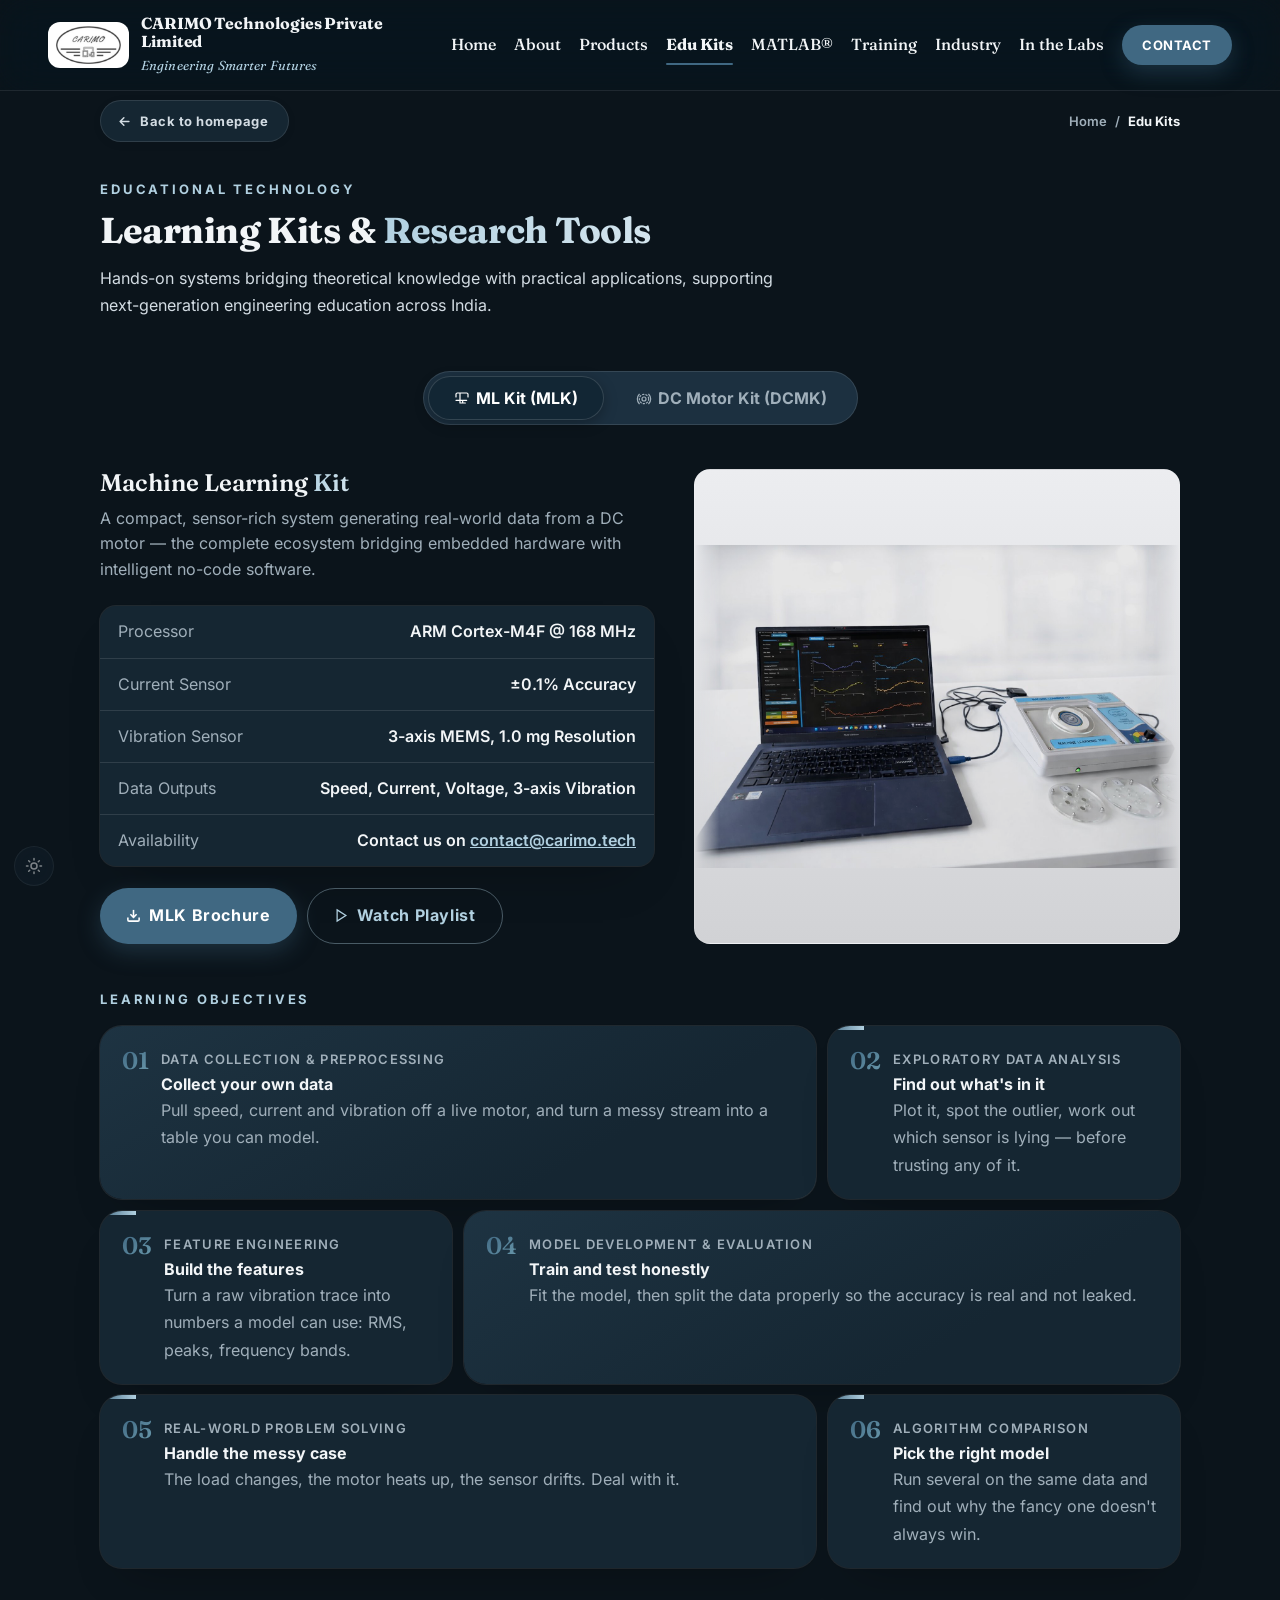
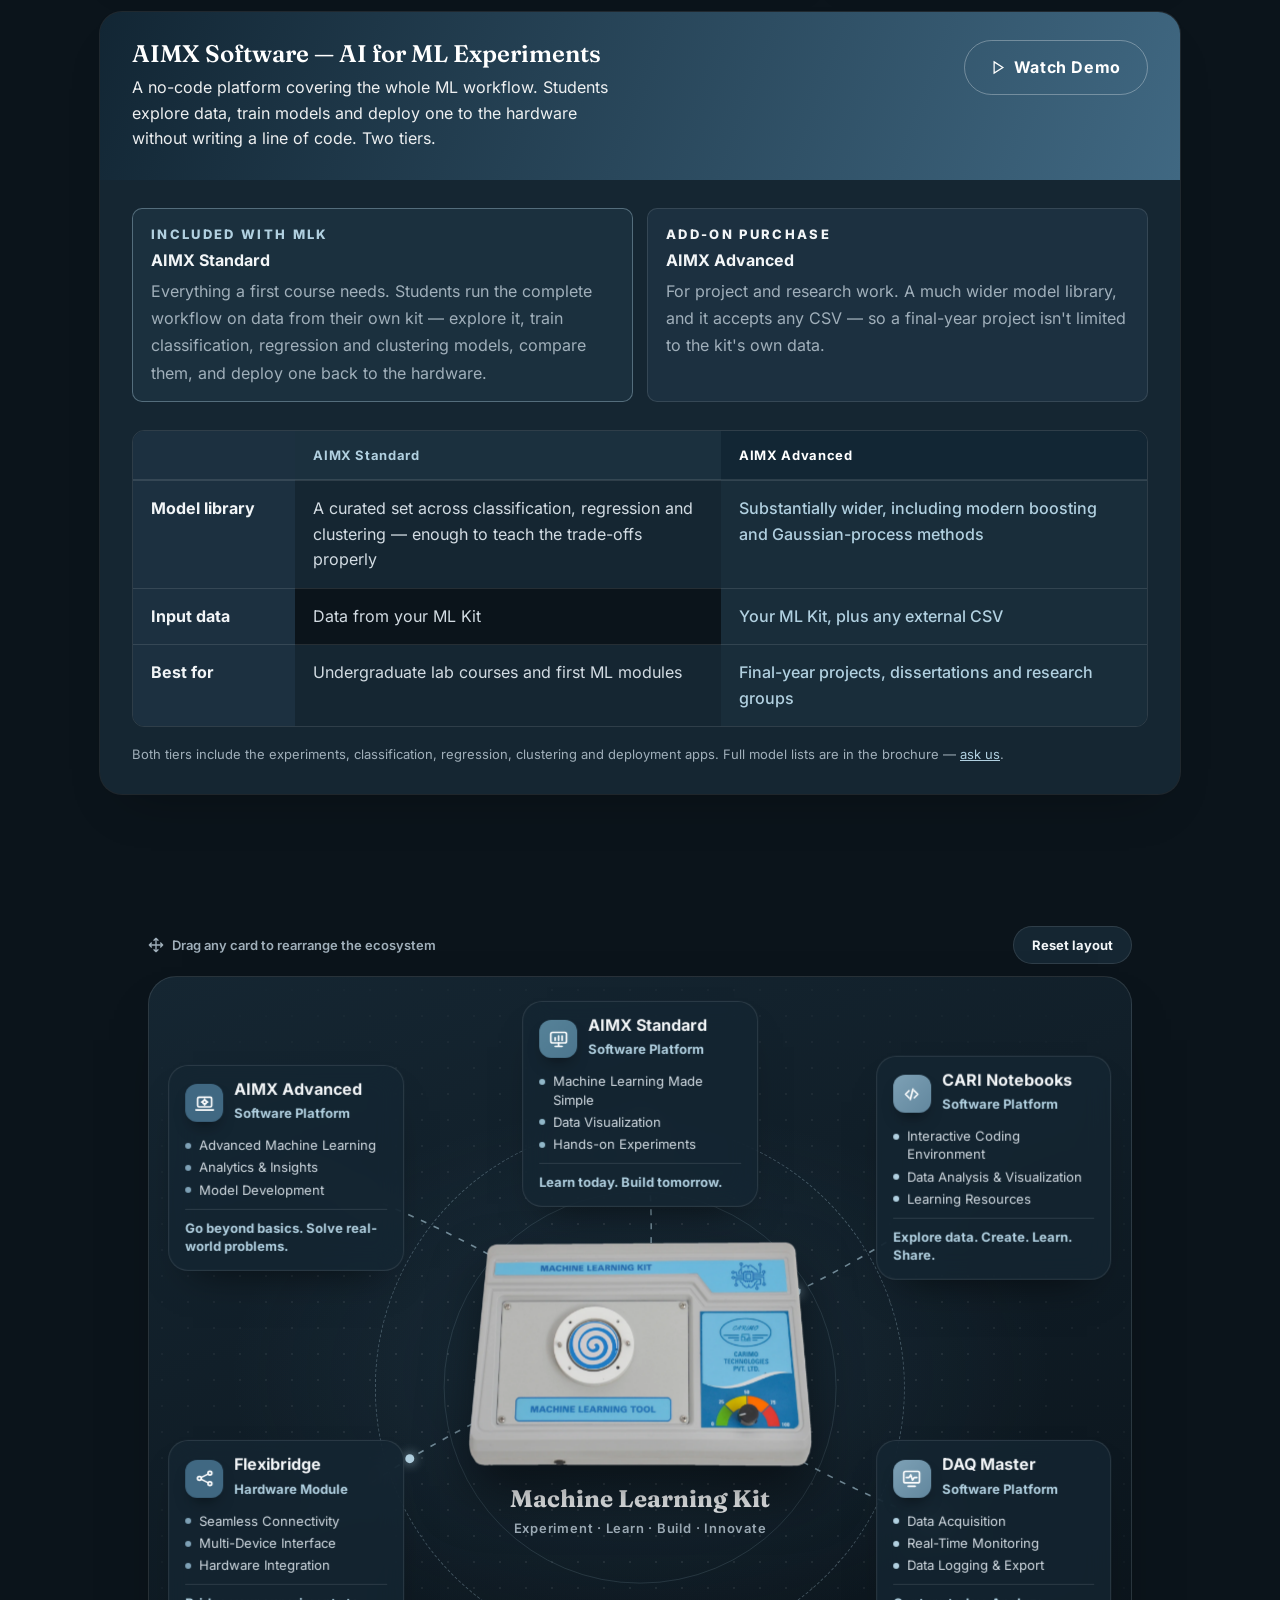
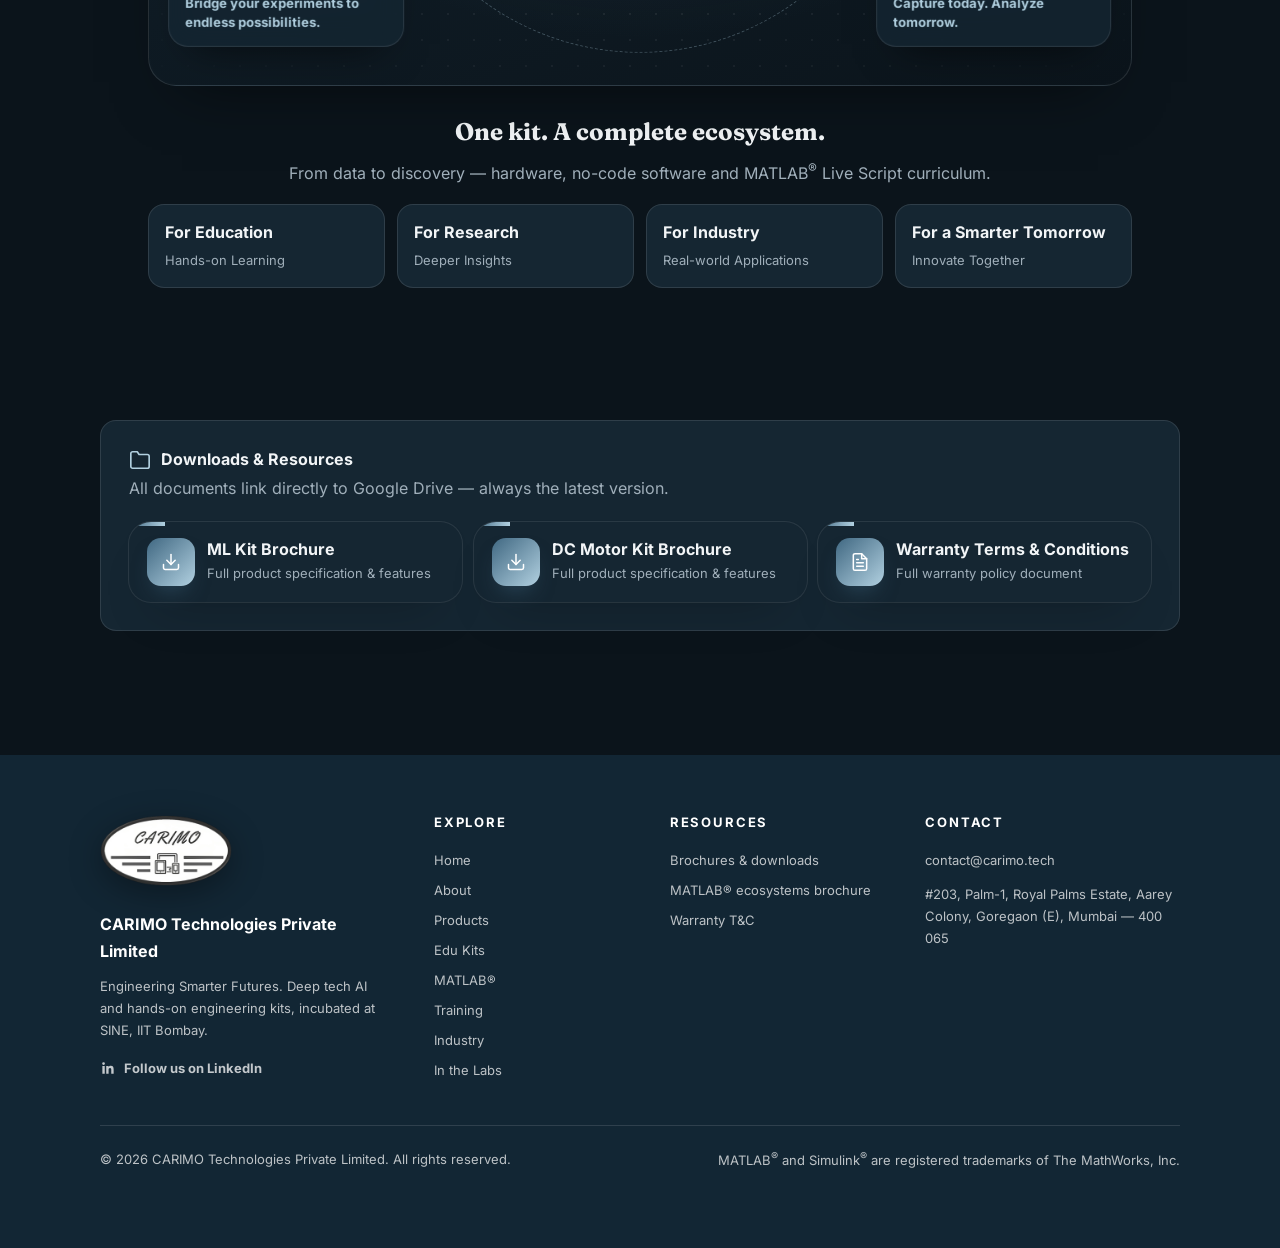
<file: education.html>
<!DOCTYPE html>
<html lang="en" data-theme="dark">
<head>
    <meta charset="UTF-8">
    <meta name="viewport" content="width=device-width, initial-scale=1.0, viewport-fit=cover">
    <title>Edu Kits — ML Kit &amp; DC Motor Kit | CARIMO Technologies</title>
    <meta name="description" content="CARIMO Machine Learning Kit and DC Motor Kit: hands-on hardware for engineering labs, with AIMX no-code ML software and P, PI, PID and MPC control.">
    <meta property="og:title" content="Edu Kits — ML Kit &amp; DC Motor Kit">
    <meta property="og:description" content="CARIMO Machine Learning Kit and DC Motor Kit: hands-on hardware for engineering labs, with AIMX no-code ML software and P, PI, PID and MPC control.">
    <meta property="og:type" content="website">
    <link rel="stylesheet" href="css/fonts.css">
    <meta name="theme-color" content="#0D1F3C">
    <link rel="icon" href="favicon.ico" sizes="any">
    <link rel="icon" type="image/png" sizes="32x32" href="images/icons/favicon-32.png">
    <link rel="icon" type="image/png" sizes="192x192" href="images/icons/icon-192.png">
    <link rel="apple-touch-icon" href="images/icons/apple-touch-icon.png">
    <script type="application/ld+json">{"@context":"https://schema.org","@type":"Organization","name":"CARIMO Technologies Private Limited","email":"contact@carimo.tech","sameAs":["https://www.linkedin.com/company/carimo-technologies-private-limited"],"address":{"@type":"PostalAddress","streetAddress":"#203, Palm-1, Royal Palms Estate, Aarey Colony, Goregaon (E)","addressLocality":"Mumbai","postalCode":"400065","addressCountry":"IN"}}</script>

        <link rel="stylesheet" href="css/style.css">
    <script>try{var _q=/[?&]t=(light|dark)/.exec(location.search),_t=_q?_q[1]:localStorage.getItem("carimo-theme-v2");if(_q)localStorage.setItem("carimo-theme-v2",_q[1]);document.documentElement.setAttribute("data-theme",_t==="light"?"light":"dark")}catch(e){}</script>
</head>
<body>
<a class="skip-link" href="#main">Skip to content</a>
<div id="progress" aria-hidden="true"></div>

<!-- CHROME:NAV:START (edit tools/sync_chrome.py, then run it — do not hand-edit) -->
<nav id="navbar">
    <a href="index.html" class="nav-logo">
        <img src="images/carimo-logo.png" alt="CARIMO" onerror="this.style.display='none'">
        <div class="nav-logo-text">
            <div class="name">CARIMO Technologies<span class="long"> Private Limited</span></div>
            <span class="sub">Engineering Smarter Futures</span>
        </div>
    </a>
    <div class="nav-links">
        <a href="index.html">Home</a>
        <a href="about.html">About</a>
        <a href="products.html">Products</a>
        <a href="education.html" class="active" aria-current="page">Edu Kits</a>
        <a href="matlab.html">MATLAB®</a>
        <a href="training.html">Training</a>
        <a href="industry.html">Industry</a>
        <a href="labs.html">In the Labs</a>
        <a href="about.html#contact" class="btn btn-primary" style="padding:9px 20px;min-height:auto;">Contact</a>
    </div>
    <button class="hamburger" id="hamburger" aria-label="Menu">
        <span></span><span></span><span></span>
    </button>
</nav>
<div class="mobile-menu" id="mobile-menu">
    <a href="index.html">Home</a>
    <a href="about.html">About</a>
    <a href="products.html">Products</a>
    <a href="education.html" class="active" aria-current="page">Edu Kits</a>
    <a href="matlab.html">MATLAB® Ecosystems</a>
    <a href="training.html">Cari-On Learning</a>
    <a href="industry.html">Industry — CAPMAC & Consulting</a>
    <a href="labs.html">In the Labs</a>
    <a href="about.html#team">Team</a>
    <a href="about.html#contact" style="color:var(--accent)">Contact Us →</a>
</div>
<!-- CHROME:NAV:END -->

<main id="main">
<div class="page-bar"><div class="page-bar-in"><a class="btn btn-ghost back-home" href="index.html"><svg viewBox="0 0 24 24" fill="none" stroke="currentColor" stroke-width="2.4" stroke-linecap="round" stroke-linejoin="round" width="15" height="15" aria-hidden="true"><path d="M19 12H5M11 6l-6 6 6 6"/></svg>Back to homepage</a><nav class="crumbs" aria-label="Breadcrumb"><a href="index.html">Home</a><span aria-hidden="true">/</span><span aria-current="page">Edu Kits</span></nav></div></div>
<section id="education">
    <div class="section-inner">
        <div class="section-header fade-up">
            <span class="label">Educational Technology</span>
            <h2>Learning Kits &amp; <span class="gradient-text">Research Tools</span></h2>
            <p>Hands-on systems bridging theoretical knowledge with practical applications, supporting next-generation engineering education across India.</p>
        </div>

        <div class="edu-tabs fade-up">
            <button class="edu-tab active" onclick="switchTab(event,'mlk')">
                <svg viewBox="0 0 24 24" fill="none" stroke="currentColor" stroke-width="1.8" stroke-linecap="round" stroke-linejoin="round" style="width:16px;height:16px;display:inline-block;vertical-align:middle;margin-right:6px;margin-top:-2px;"><path d="M9 3H5a2 2 0 0 0-2 2v4m6-6h10a2 2 0 0 1 2 2v4M9 3v11m0 0h10m-10 0H3m6 0v4m4-4v4m0 0H9m4 0h4"/></svg>ML Kit (MLK)
            </button>
            <button class="edu-tab" onclick="switchTab(event,'dcmk')">
                <svg viewBox="0 0 24 24" fill="none" stroke="currentColor" stroke-width="1.8" stroke-linecap="round" stroke-linejoin="round" style="width:16px;height:16px;display:inline-block;vertical-align:middle;margin-right:6px;margin-top:-2px;"><circle cx="12" cy="12" r="3"/><path d="M19.07 4.93a10 10 0 0 1 0 14.14M4.93 4.93a10 10 0 0 0 0 14.14"/><circle cx="12" cy="12" r="7" stroke-dasharray="2 3"/></svg>DC Motor Kit (DCMK)
            </button>
        </div>

        <!-- ══ ML KIT ══ -->
        <div class="edu-panel active" id="panel-mlk">

            

            <div class="kit-hero kit-hero-rev fade-up">
                <div class="kit-info">
                    <h3>Machine Learning <span class="gradient-text">Kit</span></h3>
                    <p class="kit-sub">A compact, sensor-rich system generating real-world data from a DC motor — the complete ecosystem bridging embedded hardware with intelligent no-code software.</p>
                    <div class="spec-table">
                        <div class="spec-row"><span>Processor</span><span>ARM Cortex-M4F @ 168 MHz</span></div>
                        <div class="spec-row"><span>Current Sensor</span><span>±0.1% Accuracy</span></div>
                        <div class="spec-row"><span>Vibration Sensor</span><span>3-axis MEMS, 1.0 mg Resolution</span></div>
                        <div class="spec-row"><span>Data Outputs</span><span>Speed, Current, Voltage, 3-axis Vibration</span></div>
                        <div class="spec-row"><span>Availability</span><span>Contact us on <a href="mailto:contact@carimo.tech" style="color:var(--accent-text);text-decoration:underline;">contact@carimo.tech</a></span></div>
                    </div>
                    <div class="kit-btns">
                        <a href="mailto:contact@carimo.tech?subject=ML%20Kit%20brochure%20request" class="btn btn-primary" data-brochure="mlk" role="button">
                            <svg viewBox="0 0 24 24" fill="none" stroke="currentColor" stroke-width="2.5"><path d="M21 15v4a2 2 0 0 1-2 2H5a2 2 0 0 1-2-2v-4"/><polyline points="7 10 12 15 17 10"/><line x1="12" y1="15" x2="12" y2="3"/></svg>
                            MLK Brochure
                        </a>
                        <a href="https://www.youtube.com/playlist?list=PLzsrOq7YyBW1A6zMcdZMvmP-TaLOs1_SZ" target="_blank" rel="noopener" class="btn btn-outline">
                            <svg viewBox="0 0 24 24" fill="none" stroke="currentColor" stroke-width="2"><polygon points="5 3 19 12 5 21 5 3"/></svg>
                            Watch Playlist
                        </a>
                    </div>
                </div>
                <div class="kit-img" style="--ft:#ECEDF0;--fb:#D1D2D5"><img src="images/mlk-photo.jpg" alt="The CARIMO Machine Learning Kit connected to a laptop running the AIMX software" loading="lazy" onerror="this.parentNode.removeChild(this); this.parentNode.textContent='\u2699\ufe0f'"></div>
            </div>

            <span class="obj-label">Learning Objectives</span>
            <div class="objectives fade-up">
                <div class="obj-card"><div class="obj-num">01</div><div class="obj-body"><span class="acad">Data Collection &amp; Preprocessing</span><h5>Collect your own data</h5><p>Pull speed, current and vibration off a live motor, and turn a messy stream into a table you can model.</p></div></div>
                <div class="obj-card"><div class="obj-num">02</div><div class="obj-body"><span class="acad">Exploratory Data Analysis</span><h5>Find out what's in it</h5><p>Plot it, spot the outlier, work out which sensor is lying — before trusting any of it.</p></div></div>
                <div class="obj-card"><div class="obj-num">03</div><div class="obj-body"><span class="acad">Feature Engineering</span><h5>Build the features</h5><p>Turn a raw vibration trace into numbers a model can use: RMS, peaks, frequency bands.</p></div></div>
                <div class="obj-card"><div class="obj-num">04</div><div class="obj-body"><span class="acad">Model Development &amp; Evaluation</span><h5>Train and test honestly</h5><p>Fit the model, then split the data properly so the accuracy is real and not leaked.</p></div></div>
                <div class="obj-card"><div class="obj-num">05</div><div class="obj-body"><span class="acad">Real-world Problem Solving</span><h5>Handle the messy case</h5><p>The load changes, the motor heats up, the sensor drifts. Deal with it.</p></div></div>
                <div class="obj-card"><div class="obj-num">06</div><div class="obj-body"><span class="acad">Algorithm Comparison</span><h5>Pick the right model</h5><p>Run several on the same data and find out why the fancy one doesn't always win.</p></div></div>
            </div>

            <!-- AIMX -->
            <div class="aimx-block fade-up">
                <div class="aimx-header">
                    <div>
                        <h4>AIMX Software — AI for ML Experiments</h4>
                        <p>A no-code platform covering the whole ML workflow. Students explore data, train models and deploy one to the hardware without writing a line of code. Two tiers.</p>
                    </div>
                    <a href="https://youtu.be/LPJ5hfHyFc4" target="_blank" rel="noopener" class="btn btn-outline" style="color:#fff; border-color:rgba(255,255,255,0.3); flex-shrink:0;">
                        <svg viewBox="0 0 24 24" fill="none" stroke="currentColor" stroke-width="2"><polygon points="5 3 19 12 5 21 5 3"/></svg>
                        Watch Demo
                    </a>
                </div>
                <div class="aimx-body">
                    <div class="aimx-tiers">
                        <div class="tier-badge tier-std">
                            <div class="tier-label-text">Included with MLK</div>
                            <div class="tier-name">AIMX Standard</div>
                            <p>Everything a first course needs. Students run the complete workflow on data from their own kit — explore it, train classification, regression and clustering models, compare them, and deploy one back to the hardware.</p>
                        </div>
                        <div class="tier-badge tier-adv">
                            <div class="tier-label-text">Add-on Purchase</div>
                            <div class="tier-name">AIMX Advanced</div>
                            <p>For project and research work. A much wider model library, and it accepts any CSV — so a final-year project isn't limited to the kit's own data.</p>
                        </div>
                    </div>

                    <div class="aimx-table-wrap">
                        <table class="aimx-table">
                            <thead>
                                <tr>
                                    <th></th>
                                    <th class="th-std">AIMX Standard</th>
                                    <th class="th-adv">AIMX Advanced</th>
                                </tr>
                            </thead>
                            <tbody>
                                <tr>
                                    <td>Model library</td>
                                    <td class="td-std">A curated set across classification, regression and clustering — enough to teach the trade-offs properly</td>
                                    <td class="td-adv">Substantially wider, including modern boosting and Gaussian-process methods</td>
                                </tr>
                                <tr class="row-alt">
                                    <td>Input data</td>
                                    <td class="td-std">Data from your ML Kit</td>
                                    <td class="td-adv">Your ML Kit, plus any external CSV</td>
                                </tr>
                                <tr>
                                    <td>Best for</td>
                                    <td class="td-std">Undergraduate lab courses and first ML modules</td>
                                    <td class="td-adv">Final-year projects, dissertations and research groups</td>
                                </tr>
                            </tbody>
                        </table>
                    </div>
                    <p style="font-size:var(--fs-4);color:var(--text-dim);margin-top:16px;">Both tiers include the experiments, classification, regression, clustering and deployment apps. Full model lists are in the brochure — <a href="mailto:contact@carimo.tech?subject=AIMX%20details" style="color:var(--accent-text);text-decoration:underline;">ask us</a>.</p>
                </div>
            </div>

        <section class="eco eco-mlk fade-up" aria-label="ML Kit ecosystem, interactive diagram">
    <div class="eco-bar"><p class="eco-hint"><svg viewBox="0 0 24 24" width="16" height="16" fill="none" stroke="currentColor" stroke-width="2" stroke-linecap="round" stroke-linejoin="round" aria-hidden="true"><path d="M5 9l-3 3 3 3M9 5l3-3 3 3M15 19l-3 3-3-3M19 9l3 3-3 3M2 12h20M12 2v20"/></svg>Drag any card to rearrange the ecosystem</p><button type="button" class="chip-btn eco-reset">Reset layout</button></div>
    <div class="eco-stage" id="eco-stage-mlk">
        <span class="eco-orbit" aria-hidden="true"></span><span class="eco-orbit o2" aria-hidden="true"></span>
        <svg class="eco-lines" aria-hidden="true"></svg>
        <div class="eco-core"><div class="eco-core-in"><img src="images/mlk-kit.webp" alt="CARIMO Machine Learning Kit" width="1200" height="799" loading="lazy" draggable="false" onerror="this.style.display='none'"><div class="eco-title"><strong>Machine Learning Kit</strong><span>Experiment · Learn · Build · Innovate</span></div></div></div>
        <article class="eco-node" data-id="advanced" data-x="14" data-y="27" tabindex="0" role="group" aria-label="AIMX Advanced, Software Platform. Drag or use arrow keys to move." style="--x:14%;--y:27%;--nc:var(--accent);--d:-1.2s"><div class="eco-card"><div class="eco-top"><span class="eco-ico"><svg viewBox="0 0 24 24" fill="none" stroke="currentColor" stroke-width="1.9" stroke-linecap="round" stroke-linejoin="round" aria-hidden="true"><rect x="4" y="5" width="16" height="11" rx="1.5"/><path d="M2 19.5h20"/><circle cx="12" cy="10.5" r="2"/><path d="M12 7v1M12 13v1M8.5 10.5h1M14.5 10.5h1"/></svg></span><div><h4>AIMX Advanced</h4><span class="eco-tag">Software Platform</span></div></div><ul><li>Advanced Machine Learning</li><li>Analytics &amp; Insights</li><li>Model Development</li></ul><p class="eco-tl">Go beyond basics. Solve real-world problems.</p></div></article><article class="eco-node" data-id="standard" data-x="50" data-y="18" tabindex="0" role="group" aria-label="AIMX Standard, Software Platform. Drag or use arrow keys to move." style="--x:50%;--y:18%;--nc:var(--blue);--d:-3.1s"><div class="eco-card"><div class="eco-top"><span class="eco-ico"><svg viewBox="0 0 24 24" fill="none" stroke="currentColor" stroke-width="1.9" stroke-linecap="round" stroke-linejoin="round" aria-hidden="true"><rect x="3" y="4" width="18" height="12" rx="2"/><path d="M8 20h8M12 16v4"/><path d="M8 13v-3M12 13V8M16 13v-5"/></svg></span><div><h4>AIMX Standard</h4><span class="eco-tag">Software Platform</span></div></div><ul><li>Machine Learning Made Simple</li><li>Data Visualization</li><li>Hands-on Experiments</li></ul><p class="eco-tl">Learn today. Build tomorrow.</p></div></article><article class="eco-node" data-id="notebooks" data-x="86" data-y="27" tabindex="0" role="group" aria-label="CARI Notebooks, Software Platform. Drag or use arrow keys to move." style="--x:86%;--y:27%;--nc:var(--accent-light);--d:-2.2s"><div class="eco-card"><div class="eco-top"><span class="eco-ico"><svg viewBox="0 0 24 24" fill="none" stroke="currentColor" stroke-width="1.9" stroke-linecap="round" stroke-linejoin="round" aria-hidden="true"><path d="M9 8l-4 4 4 4M15 8l4 4-4 4M13.5 6l-3 12"/></svg></span><div><h4>CARI Notebooks</h4><span class="eco-tag">Software Platform</span></div></div><ul><li>Interactive Coding Environment</li><li>Data Analysis &amp; Visualization</li><li>Learning Resources</li></ul><p class="eco-tl">Explore data. Create. Learn. Share.</p></div></article><article class="eco-node" data-id="flexibridge" data-x="14" data-y="80" tabindex="0" role="group" aria-label="Flexibridge, Hardware Module. Drag or use arrow keys to move." style="--x:14%;--y:80%;--nc:var(--navy-light);--d:-4.4s"><div class="eco-card"><div class="eco-top"><span class="eco-ico"><svg viewBox="0 0 24 24" fill="none" stroke="currentColor" stroke-width="1.9" stroke-linecap="round" stroke-linejoin="round" aria-hidden="true"><circle cx="6" cy="12" r="2.2"/><circle cx="18" cy="6" r="2.2"/><circle cx="18" cy="18" r="2.2"/><path d="M8 11l8-4M8 13l8 4"/></svg></span><div><h4>Flexibridge</h4><span class="eco-tag">Hardware Module</span></div></div><ul><li>Seamless Connectivity</li><li>Multi-Device Interface</li><li>Hardware Integration</li></ul><p class="eco-tl">Bridge your experiments to endless possibilities.</p></div></article><article class="eco-node" data-id="daq" data-x="86" data-y="80" tabindex="0" role="group" aria-label="DAQ Master, Software Platform. Drag or use arrow keys to move." style="--x:86%;--y:80%;--nc:var(--accent-text);--d:-5.3s"><div class="eco-card"><div class="eco-top"><span class="eco-ico"><svg viewBox="0 0 24 24" fill="none" stroke="currentColor" stroke-width="1.9" stroke-linecap="round" stroke-linejoin="round" aria-hidden="true"><rect x="3" y="4" width="18" height="13" rx="2"/><path d="M6 11h3l2-3 2 6 2-3h3"/><path d="M8 21h8"/></svg></span><div><h4>DAQ Master</h4><span class="eco-tag">Software Platform</span></div></div><ul><li>Data Acquisition</li><li>Real-Time Monitoring</li><li>Data Logging &amp; Export</li></ul><p class="eco-tl">Capture today. Analyze tomorrow.</p></div></article>
    </div>
    <div class="eco-foot"><p class="eco-line1">One kit. A complete ecosystem.</p><p class="eco-line2">From data to discovery — hardware, no-code software and MATLAB<sup>®</sup> Live Script curriculum.</p></div>
    <ul class="eco-uses"><li><strong>For Education</strong><span>Hands-on Learning</span></li><li><strong>For Research</strong><span>Deeper Insights</span></li><li><strong>For Industry</strong><span>Real-world Applications</span></li><li><strong>For a Smarter Tomorrow</strong><span>Innovate Together</span></li></ul>
    <noscript><img src="images/ai-ecosystem.jpg" alt="CARIMO AI Ecosystem: the Machine Learning Kit with AIMX Standard, AIMX Advanced, CARI Notebooks, DAQ Master and Flexibridge" style="width:100%;height:auto;border-radius:16px"></noscript>
</section>

        </div><!-- end panel-mlk -->

        <!-- ══ DC MOTOR KIT ══ -->
        <div class="edu-panel" id="panel-dcmk">

            

            <div class="kit-hero fade-up">
                <div class="kit-img" style="--ft:#F8F8F9;--fb:#D6D7DA"><img src="images/dc-motor.jpg" alt="DC Motor Kit" onerror="this.parentNode.removeChild(this); this.parentNode.textContent='⚙️'">
                </div>
                <div class="kit-info">
                    <h3>DC Motor <span class="gradient-text">Kit</span></h3>
                    <p class="kit-sub">The gold standard for control systems laboratories — born at IIT Bombay and used in classroom teaching for over 15 years. Affordable, portable, with interactive software and MATLAB<sup>®</sup>/Simulink<sup>®</sup> interface.</p>
                    <div class="spec-table">
                        <div class="spec-row"><span>License</span><span>IIT Bombay Official Technology License</span></div>
                        <div class="spec-row"><span>Encoder</span><span>Precision Quadrature Encoder</span></div>
                        <div class="spec-row"><span>Interface</span><span>Advanced embedded interface + driver circuitry</span></div>
                        <div class="spec-row"><span>Control Strategies</span><span>P, PI, PID (included) &nbsp;·&nbsp; MPC (add-on)</span></div>
                        <div class="spec-row"><span>Software</span><span>Interactive front-end + MATLAB<sup>®</sup>/Simulink<sup>®</sup> &nbsp;·&nbsp; MPC add-on available</span></div>
                        <div class="spec-row"><span>Availability</span><span>Contact us on <a href="mailto:contact@carimo.tech" style="color:var(--accent-text);text-decoration:underline;">contact@carimo.tech</a></span></div>
                    </div>
                    <div class="kit-btns">
                        <a href="mailto:contact@carimo.tech?subject=DC%20Motor%20Kit%20brochure%20request" class="btn btn-primary" data-brochure="dcmk" role="button">
                            <svg viewBox="0 0 24 24" fill="none" stroke="currentColor" stroke-width="2.5"><path d="M21 15v4a2 2 0 0 1-2 2H5a2 2 0 0 1-2-2v-4"/><polyline points="7 10 12 15 17 10"/><line x1="12" y1="15" x2="12" y2="3"/></svg>
                            DCMK Brochure
                        </a>
                        <a href="https://youtu.be/5_pCkMSPyOo" target="_blank" rel="noopener" class="btn btn-outline">
                            <svg viewBox="0 0 24 24" fill="none" stroke="currentColor" stroke-width="2"><polygon points="5 3 19 12 5 21 5 3"/></svg>
                            Watch Overview
                        </a>
                    </div>
                </div>
            </div>

            <div class="dc-highlights fade-up">
                <div class="dc-hl"><div class="icon"><svg viewBox="0 0 24 24" fill="none" stroke="var(--accent)" stroke-width="1.8" stroke-linecap="round" stroke-linejoin="round"><path d="M22 10v6M2 10l10-5 10 5-10 5z"/><path d="M6 12v5c3 3 9 3 12 0v-5"/></svg></div><div><h5>Classroom Tested — 15+ Years</h5><p>Used in control systems teaching at IIT Bombay; battle-tested across India's top engineering institutions.</p></div></div>
                <div class="dc-hl"><div class="icon"><svg viewBox="0 0 24 24" fill="none" stroke="var(--accent)" stroke-width="1.8" stroke-linecap="round" stroke-linejoin="round"><path d="M3 9l9-7 9 7v11a2 2 0 0 1-2 2H5a2 2 0 0 1-2-2z"/><polyline points="9 22 9 12 15 12 15 22"/></svg></div><div><h5>Make-in-India Initiative</h5><p>Developed under the MHRD Virtual Labs project; fully aligned with national manufacturing priorities.</p></div></div>
                <div class="dc-hl"><div class="icon"><svg viewBox="0 0 24 24" fill="none" stroke="var(--accent)" stroke-width="1.8" stroke-linecap="round" stroke-linejoin="round"><polyline points="22 12 18 12 15 21 9 3 6 12 2 12"/></svg></div><div><h5>Bundle of 7 Interactive Experiments</h5><p>Transfer function analysis, PI speed control with disturbance rejection, integrator anti-windup, PID position control and more.</p></div></div>
                <div class="dc-hl"><div class="icon"><svg viewBox="0 0 24 24" fill="none" stroke="var(--accent)" stroke-width="1.8" stroke-linecap="round" stroke-linejoin="round"><path d="M21 16V8a2 2 0 0 0-1-1.73l-7-4a2 2 0 0 0-2 0l-7 4A2 2 0 0 0 3 8v8a2 2 0 0 0 1 1.73l7 4a2 2 0 0 0 2 0l7-4A2 2 0 0 0 21 16z"/></svg></div><div><h5>Portable &amp; Affordable</h5><p>Low-cost, highly portable; creates real-world plant experience. Available on Govt. e-Marketplace (GeM).</p></div></div>
            </div>

            <span class="apps-label">Application Areas</span>
            <div class="apps-grid" style="grid-template-columns:repeat(3,1fr);margin-bottom:12px;">
                <div class="app-chip">Speed &amp; Position Control</div>
                <div class="app-chip">P, PI, PID Control</div>
                <div class="app-chip">Model Predictive Control</div>
            </div>
            <p style="font-size:var(--fs-4);color:var(--text-dim);margin-bottom:36px;">P, PI, PID control software is <strong style="color:var(--ink);">included</strong> with the kit &nbsp;·&nbsp; MPC software is available as a <strong style="color:var(--accent-text);">separate add-on</strong></p>

            <div class="video-row fade-up">
                <a href="https://youtu.be/5_pCkMSPyOo" target="_blank" rel="noopener" class="video-card">
                    <div class="video-preview"><div class="play-btn"><svg viewBox="0 0 24 24"><path d="M5 3l14 9-14 9V3z"/></svg></div></div>
                    <div class="video-meta"><strong>DC Motor Kit Overview</strong><span>Watch the full kit demonstration on YouTube</span></div>
                </a>
                <a href="https://www.youtube.com/playlist?list=PLzsrOq7YyBW1A6zMcdZMvmP-TaLOs1_SZ" target="_blank" rel="noopener" class="video-card">
                    <div class="video-preview"><div class="play-btn"><svg viewBox="0 0 24 24"><path d="M5 3l14 9-14 9V3z"/></svg></div></div>
                    <div class="video-meta"><strong>ML Kit Full Playlist</strong><span>Complete tutorial and experiment series on YouTube</span></div>
                </a>
            </div>

        <section class="eco eco-dcmk fade-up" aria-label="DC Motor Kit ecosystem, interactive diagram">
    <div class="eco-bar"><p class="eco-hint"><svg viewBox="0 0 24 24" width="16" height="16" fill="none" stroke="currentColor" stroke-width="2" stroke-linecap="round" stroke-linejoin="round" aria-hidden="true"><path d="M5 9l-3 3 3 3M9 5l3-3 3 3M15 19l-3 3-3-3M19 9l3 3-3 3M2 12h20M12 2v20"/></svg>Drag any card to rearrange the ecosystem</p><button type="button" class="chip-btn eco-reset">Reset layout</button></div>
    <div class="eco-stage" id="eco-stage-dcmk">
        <span class="eco-orbit" aria-hidden="true"></span><span class="eco-orbit o2" aria-hidden="true"></span>
        <svg class="eco-lines" aria-hidden="true"></svg>
        <div class="eco-core"><div class="eco-core-in"><img src="images/dcmk-kit.webp" alt="CARIMO DC Motor Kit" width="1100" height="683" loading="lazy" draggable="false" onerror="this.style.display='none'"><div class="eco-title"><strong>DC Motor Control Learning Kit</strong><span>Experiment · Learn · Analyze · Innovate</span></div></div></div>
        <article class="eco-node" data-id="pid" data-x="14" data-y="27" tabindex="0" role="group" aria-label="PID Control, Classical. Reliable. Essential.. Drag or use arrow keys to move." style="--x:14%;--y:27%;--nc:var(--blue);--d:-1.2s"><div class="eco-card"><div class="eco-top"><span class="eco-ico"><svg viewBox="0 0 24 24" fill="none" stroke="currentColor" stroke-width="1.9" stroke-linecap="round" stroke-linejoin="round" aria-hidden="true"><path d="M3 12h4l2-6 4 12 2-6h6"/></svg></span><div><h4>PID Control</h4><span class="eco-tag">Classical. Reliable. Essential.</span></div></div><ul><li>System Modeling</li><li>Controller Design &amp; Tuning</li><li>Real-Time Implementation</li></ul><p class="eco-tl">Learn the basics. Build a strong foundation.</p></div></article><article class="eco-node" data-id="notebooks" data-x="50" data-y="18" tabindex="0" role="group" aria-label="Dual Software Platform, Python and MATLAB®. Drag or use arrow keys to move." style="--x:50%;--y:18%;--nc:var(--accent);--d:-3.1s"><div class="eco-card"><div class="eco-top"><span class="eco-ico"><svg viewBox="0 0 24 24" fill="none" stroke="currentColor" stroke-width="1.9" stroke-linecap="round" stroke-linejoin="round" aria-hidden="true"><path d="M9 8l-4 4 4 4M15 8l4 4-4 4M13.5 6l-3 12"/></svg></span><div><h4>Dual Software Platform</h4><span class="eco-tag">Python &amp; MATLAB<sup>®</sup></span></div></div><ul><li>Ready-to-Use Controllers</li><li>Visualization &amp; Analysis</li><li>Guided Experiments</li></ul><p class="eco-tl">Learn today. Build tomorrow.</p></div></article><article class="eco-node" data-id="mpc" data-x="86" data-y="27" tabindex="0" role="group" aria-label="MPC Control, Model. Predict. Perform.. Drag or use arrow keys to move." style="--x:86%;--y:27%;--nc:var(--accent-light);--d:-2.2s"><div class="eco-card"><div class="eco-top"><span class="eco-ico"><svg viewBox="0 0 24 24" fill="none" stroke="currentColor" stroke-width="1.9" stroke-linecap="round" stroke-linejoin="round" aria-hidden="true"><path d="M12 3l8 4.5v9L12 21l-8-4.5v-9L12 3z"/><path d="M12 12l8-4.5M12 12v9M12 12L4 7.5"/></svg></span><div><h4>MPC Control<em class="eco-badge">Add-on</em></h4><span class="eco-tag">Model. Predict. Perform.</span></div></div><ul><li>Model-Based Control</li><li>Constrained Control</li><li>Real-Time Implementation</li></ul><p class="eco-tl">Explore advanced control. Solve real-world problems.</p></div></article><article class="eco-node" data-id="fuzzy" data-x="14" data-y="80" tabindex="0" role="group" aria-label="Fuzzy Control, Intelligent. Adaptive. Robust.. Drag or use arrow keys to move." style="--x:14%;--y:80%;--nc:var(--navy-light);--d:-4.4s"><div class="eco-card"><div class="eco-top"><span class="eco-ico"><svg viewBox="0 0 24 24" fill="none" stroke="currentColor" stroke-width="1.9" stroke-linecap="round" stroke-linejoin="round" aria-hidden="true"><path d="M4 7h10M18 7h2M4 17h2M10 17h10"/><circle cx="16" cy="7" r="2"/><circle cx="8" cy="17" r="2"/></svg></span><div><h4>Fuzzy Control</h4><span class="eco-tag">Intelligent. Adaptive. Robust.</span></div></div><ul><li>Fuzzy Controller Design</li><li>Rule Tuning</li><li>Real-Time Implementation</li></ul><p class="eco-tl">Learn adaptive control. Build intelligent systems.</p></div></article><article class="eco-node" data-id="chip" data-x="86" data-y="80" tabindex="0" role="group" aria-label="Complete Learning Kit, Hardware + Software + Resources. Drag or use arrow keys to move." style="--x:86%;--y:80%;--nc:var(--accent-text);--d:-5.3s"><div class="eco-card"><div class="eco-top"><span class="eco-ico"><svg viewBox="0 0 24 24" fill="none" stroke="currentColor" stroke-width="1.9" stroke-linecap="round" stroke-linejoin="round" aria-hidden="true"><rect x="7" y="7" width="10" height="10" rx="1.5"/><path d="M9 3v2M15 3v2M9 19v2M15 19v2M3 9h2M3 15h2M19 9h2M19 15h2"/></svg></span><div><h4>Complete Learning Kit</h4><span class="eco-tag">Hardware + Software + Resources</span></div></div><ul><li>DC Motor Control Hardware</li><li>Python &amp; MATLAB<sup>®</sup> Code</li><li>Documentation &amp; Examples</li></ul><p class="eco-tl">One kit. Endless possibilities.</p></div></article>
    </div>
    <div class="eco-foot"><p class="eco-line1">Four pillars. One complete ecosystem.</p><p class="eco-line2">From fundamentals to advanced control.</p></div>
    <ul class="eco-uses"><li><strong>For Students</strong><span>Build Practical Skills</span></li><li><strong>For Educators</strong><span>Flexible Teaching Platform</span></li><li><strong>For Researchers</strong><span>Advanced Control Studies</span></li><li><strong>For Industry</strong><span>Develop Real-world Solutions</span></li></ul>
    <noscript><img src="images/dcmk-ecosystem.jpg" alt="CARIMO Control Ecosystem: the DC Motor Control Learning Kit with PID, MPC and Fuzzy control, a dual Python and MATLAB software platform, and the complete learning kit" style="width:100%;height:auto;border-radius:16px"></noscript>
</section>

        </div><!-- end panel-dcmk -->

        <!-- RESOURCES — shared -->
        <div class="resources-box fade-up" id="downloads">
            <h4 style="display:flex;align-items:center;gap:10px;">
                <svg viewBox="0 0 24 24" fill="none" stroke="var(--accent)" stroke-width="1.8" stroke-linecap="round" stroke-linejoin="round" style="width:22px;height:22px;flex-shrink:0;"><path d="M22 19a2 2 0 0 1-2 2H4a2 2 0 0 1-2-2V5a2 2 0 0 1 2-2h5l2 3h9a2 2 0 0 1 2 2z"/></svg>
                Downloads &amp; Resources
            </h4>
            <p class="sub">All documents link directly to Google Drive — always the latest version.</p>
            <div class="res-grid">
                <a href="mailto:contact@carimo.tech?subject=ML%20Kit%20brochure%20request" class="res-btn" data-brochure="mlk" role="button">
                    <div class="res-icon"><svg viewBox="0 0 24 24" fill="none" stroke="var(--accent)" stroke-width="1.8" stroke-linecap="round" stroke-linejoin="round"><path d="M21 15v4a2 2 0 0 1-2 2H5a2 2 0 0 1-2-2v-4"/><polyline points="7 10 12 15 17 10"/><line x1="12" y1="15" x2="12" y2="3"/></svg></div>
                    <div class="res-text"><h5>ML Kit Brochure</h5><p>Full product specification &amp; features</p></div>
                </a>
                <a href="mailto:contact@carimo.tech?subject=DC%20Motor%20Kit%20brochure%20request" class="res-btn" data-brochure="dcmk" role="button">
                    <div class="res-icon"><svg viewBox="0 0 24 24" fill="none" stroke="var(--accent)" stroke-width="1.8" stroke-linecap="round" stroke-linejoin="round"><path d="M21 15v4a2 2 0 0 1-2 2H5a2 2 0 0 1-2-2v-4"/><polyline points="7 10 12 15 17 10"/><line x1="12" y1="15" x2="12" y2="3"/></svg></div>
                    <div class="res-text"><h5>DC Motor Kit Brochure</h5><p>Full product specification &amp; features</p></div>
                </a>
                <a href="https://drive.google.com/file/d/1bKcuv3Nx6cHdFZF-zc6qmbaVbut-HGDj/view?usp=drive_link" target="_blank" rel="noopener" class="res-btn">
                    <div class="res-icon"><svg viewBox="0 0 24 24" fill="none" stroke="var(--accent)" stroke-width="1.8" stroke-linecap="round" stroke-linejoin="round"><path d="M14 2H6a2 2 0 0 0-2 2v16a2 2 0 0 0 2 2h12a2 2 0 0 0 2-2V8z"/><polyline points="14 2 14 8 20 8"/><line x1="16" y1="13" x2="8" y2="13"/><line x1="16" y1="17" x2="8" y2="17"/><polyline points="10 9 9 9 8 9"/></svg></div>
                    <div class="res-text"><h5>Warranty Terms &amp; Conditions</h5><p>Full warranty policy document</p></div>
                </a>
            </div>
        </div>
    </div>
</section>
<div class="bm" id="brochure-modal" role="dialog" aria-modal="true" aria-labelledby="bm-title" hidden>
    <div class="bm-card">
        <button type="button" class="bm-x" data-bm-close aria-label="Close">×</button>
        <div class="bm-form-view">
            <span class="bm-ico"><svg viewBox="0 0 24 24" fill="none" stroke-width="2" stroke-linecap="round" stroke-linejoin="round" aria-hidden="true"><path d="M21 15v4a2 2 0 0 1-2 2H5a2 2 0 0 1-2-2v-4"/><polyline points="7 10 12 15 17 10"/><line x1="12" y1="15" x2="12" y2="3"/></svg></span>
            <h3 id="bm-title">Get the brochure</h3>
            <p class="bm-sub">Tell us a little about you and the download unlocks right away.</p>
            <form novalidate>
                <div class="bm-hp" aria-hidden="true"><label>Leave this empty<input type="text" name="website" tabindex="-1" autocomplete="off"></label></div>
                <div class="bm-field"><label for="bm-name">Full name</label><input id="bm-name" name="name" type="text" autocomplete="name" placeholder="e.g. Priya Sharma" required aria-invalid="false" aria-describedby="bm-name-e"><span class="bm-err" id="bm-name-e" data-err="name" role="alert"></span></div>
                <div class="bm-field"><label for="bm-email">Work email</label><input id="bm-email" name="email" type="email" autocomplete="email" placeholder="you@company.com" required aria-invalid="false" aria-describedby="bm-email-e"><span class="bm-err" id="bm-email-e" data-err="email" role="alert"></span></div>
                <div class="bm-field"><label for="bm-designation">Designation</label><input id="bm-designation" name="designation" type="text" autocomplete="organization-title" placeholder="e.g. Professor, Lab Head, Engineer" required aria-invalid="false" aria-describedby="bm-designation-e"><span class="bm-err" id="bm-designation-e" data-err="designation" role="alert"></span></div>
                <div class="bm-field"><label for="bm-company">Company / Institution</label><input id="bm-company" name="company" type="text" autocomplete="organization" placeholder="e.g. Your university or company" required aria-invalid="false" aria-describedby="bm-company-e"><span class="bm-err" id="bm-company-e" data-err="company" role="alert"></span></div>
                <p class="bm-note">We use these details only to follow up about CARIMO products.</p>
                <p class="bm-error" role="alert" hidden></p>
                <button type="submit" class="btn btn-primary bm-submit">Unlock download</button>
            </form>
        </div>
        <div class="bm-ok" hidden>
            <span class="bm-ico"><svg viewBox="0 0 24 24" fill="none" stroke-width="2.4" stroke-linecap="round" stroke-linejoin="round" aria-hidden="true"><polyline points="20 6 9 17 4 12"/></svg></span>
            <h3 class="bm-ok-title">Thank you.</h3>
            <p>Your brochure is ready.</p>
            <a class="btn btn-primary bm-dl" href="#" target="_blank" rel="noopener"><svg viewBox="0 0 24 24" fill="none" stroke="currentColor" stroke-width="2.5" aria-hidden="true"><path d="M21 15v4a2 2 0 0 1-2 2H5a2 2 0 0 1-2-2v-4"/><polyline points="7 10 12 15 17 10"/><line x1="12" y1="15" x2="12" y2="3"/></svg><span>Download the brochure</span></a>
            <button type="button" class="bm-close2" data-bm-close>Close</button>
        </div>
    </div>
</div>
</main>

<!-- CHROME:FOOTER:START (edit tools/sync_chrome.py, then run it — do not hand-edit) -->
<footer>
    <div class="foot-grid">
        <div class="foot-brand">
            <a href="index.html" class="foot-logo-link" aria-label="CARIMO Technologies — home"><img class="foot-logo" src="images/carimo-logo-hd.png" alt="CARIMO" width="640" height="346" loading="lazy" onerror="this.parentNode.style.display='none'"></a>
            <strong>CARIMO Technologies Private Limited</strong>
            <p>Engineering Smarter Futures. Deep tech AI and hands-on engineering kits, incubated at SINE, IIT Bombay.</p>
            <a href="https://www.linkedin.com/company/carimo-technologies-private-limited" target="_blank" rel="noopener" class="foot-li">
                <svg viewBox="0 0 24 24" fill="currentColor" width="16" height="16" aria-hidden="true"><path d="M20.45 20.45h-3.56v-5.57c0-1.33-.03-3.04-1.85-3.04-1.85 0-2.14 1.45-2.14 2.94v5.67H9.35V9h3.41v1.56h.05c.48-.9 1.64-1.85 3.37-1.85 3.6 0 4.27 2.37 4.27 5.46v6.28zM5.34 7.43a2.06 2.06 0 1 1 0-4.12 2.06 2.06 0 0 1 0 4.12zM7.12 20.45H3.56V9h3.56v11.45z"/></svg>
                Follow us on LinkedIn
            </a>
        </div>
        <nav class="foot-col" aria-label="Site pages">
            <h5>Explore</h5>
            <a href="index.html">Home</a><a href="about.html">About</a><a href="products.html">Products</a><a href="education.html">Edu Kits</a><a href="matlab.html">MATLAB®</a><a href="training.html">Training</a><a href="industry.html">Industry</a><a href="labs.html">In the Labs</a>
        </nav>
        <div class="foot-col">
            <h5>Resources</h5>
            <a href="education.html#downloads">Brochures &amp; downloads</a>
            <a href="matlab.html#brochure">MATLAB® ecosystems brochure</a>
            <a href="https://drive.google.com/file/d/1bKcuv3Nx6cHdFZF-zc6qmbaVbut-HGDj/view?usp=drive_link" target="_blank" rel="noopener">Warranty T&amp;C</a>
        </div>
        <div class="foot-col">
            <h5>Contact</h5>
            <a href="mailto:contact@carimo.tech">contact@carimo.tech</a>
            <p>#203, Palm-1, Royal Palms Estate, Aarey Colony, Goregaon (E), Mumbai — 400 065</p>
        </div>
    </div>
    <div class="foot-base">
        <p>© 2026 CARIMO Technologies Private Limited. All rights reserved.</p>
        <p>MATLAB<sup>®</sup> and Simulink<sup>®</sup> are registered trademarks of The MathWorks, Inc.</p>
    </div>
</footer>
<!-- CHROME:FOOTER:END -->

<div id="toast" role="status" aria-live="polite"></div>
<div id="lightbox" class="lightbox" role="dialog" aria-modal="true" aria-label="Enlarged diagram" hidden>
    <button type="button" class="lb-close" aria-label="Close enlarged diagram">×</button>
    <img alt="">
</div>

<button id="back-top" onclick="window.scrollTo({top:0,behavior:'smooth'})" aria-label="Back to top">
    <svg viewBox="0 0 24 24" fill="none" stroke="currentColor" stroke-width="2.5" stroke-linecap="round" stroke-linejoin="round"><polyline points="18 15 12 9 6 15"/></svg>
</button>

<button id="theme-toggle" class="theme-toggle" type="button" aria-label="Switch theme"><svg class="ic-sun" viewBox="0 0 24 24" fill="none" stroke="currentColor" stroke-width="2" stroke-linecap="round" aria-hidden="true"><circle cx="12" cy="12" r="4"/><path d="M12 2v2M12 20v2M4.9 4.9l1.4 1.4M17.7 17.7l1.4 1.4M2 12h2M20 12h2M4.9 19.1l1.4-1.4M17.7 6.3l1.4-1.4"/></svg><svg class="ic-moon" viewBox="0 0 24 24" fill="none" stroke="currentColor" stroke-width="2" stroke-linecap="round" stroke-linejoin="round" aria-hidden="true"><path d="M21 12.8A9 9 0 1 1 11.2 3a7 7 0 0 0 9.8 9.8z"/></svg></button>

<script src="js/config.js"></script>
<script src="js/main.js"></script>
</body>
</html>
</file>
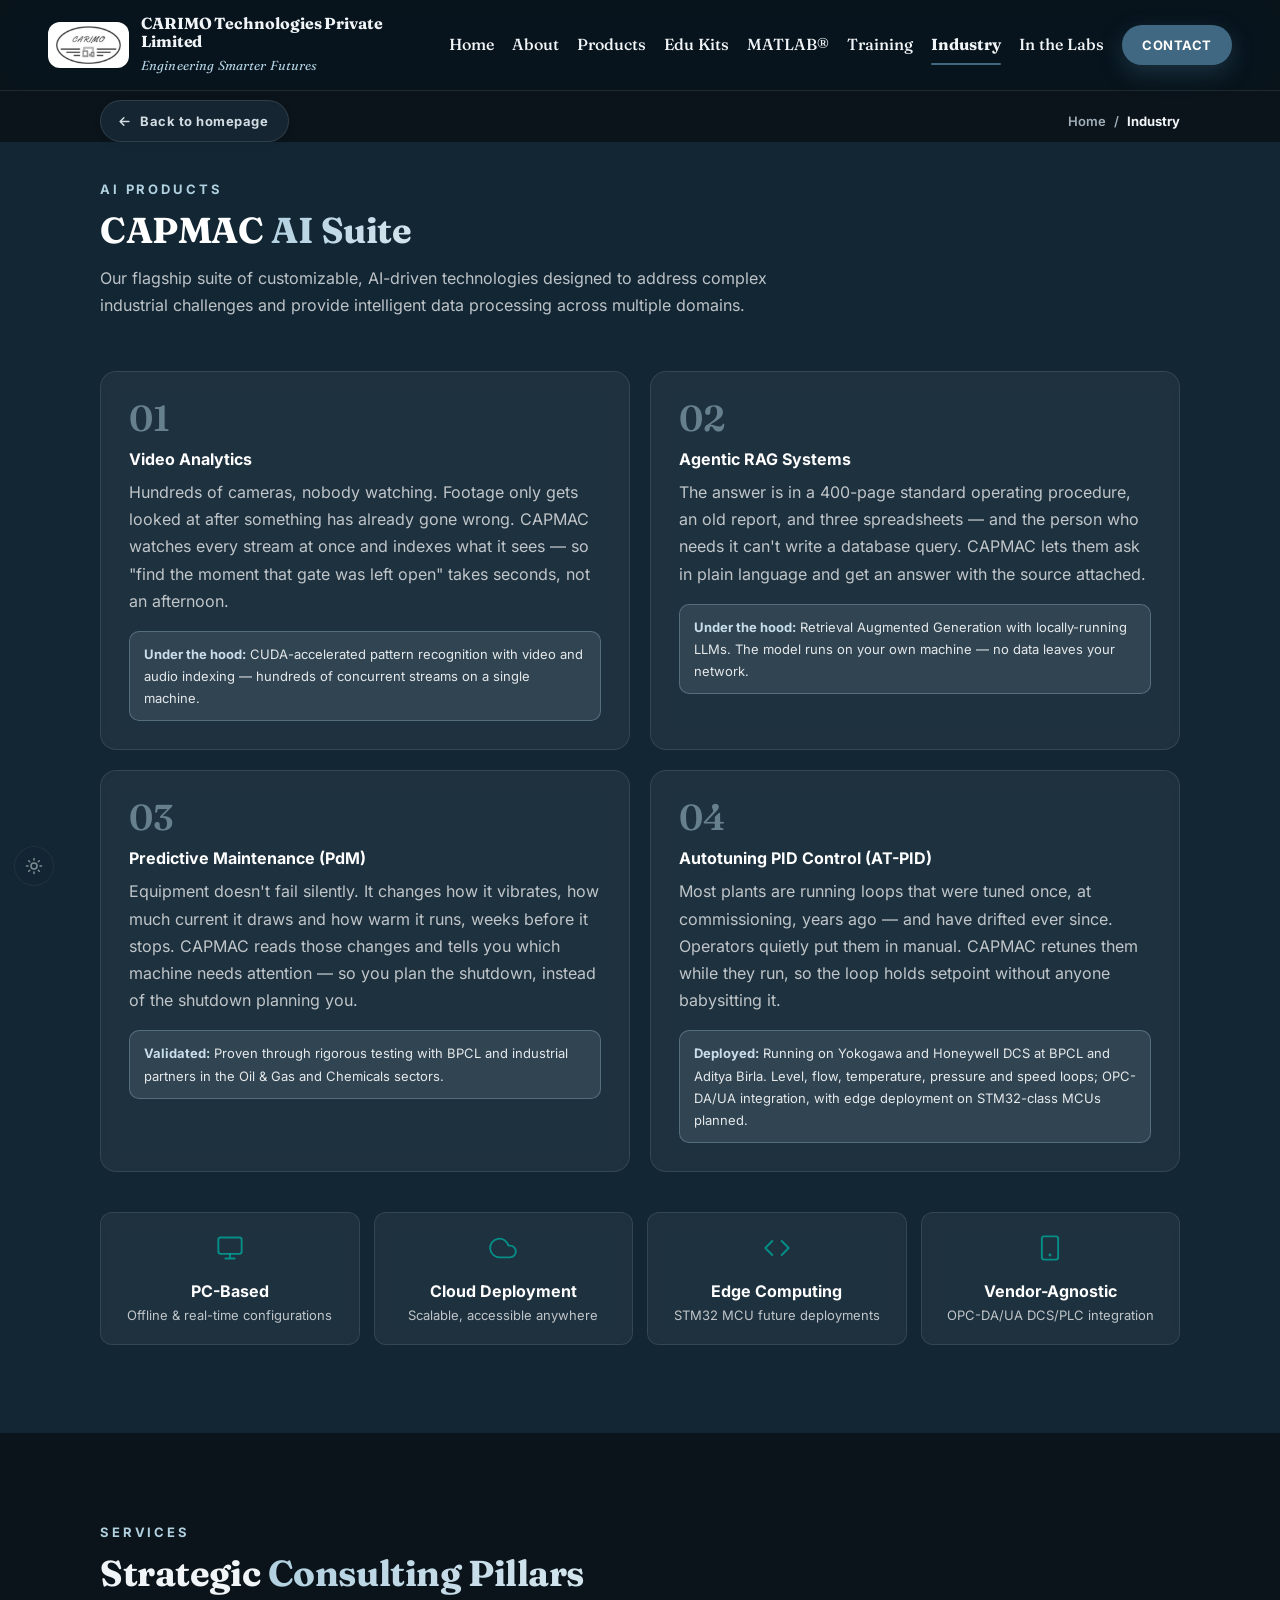
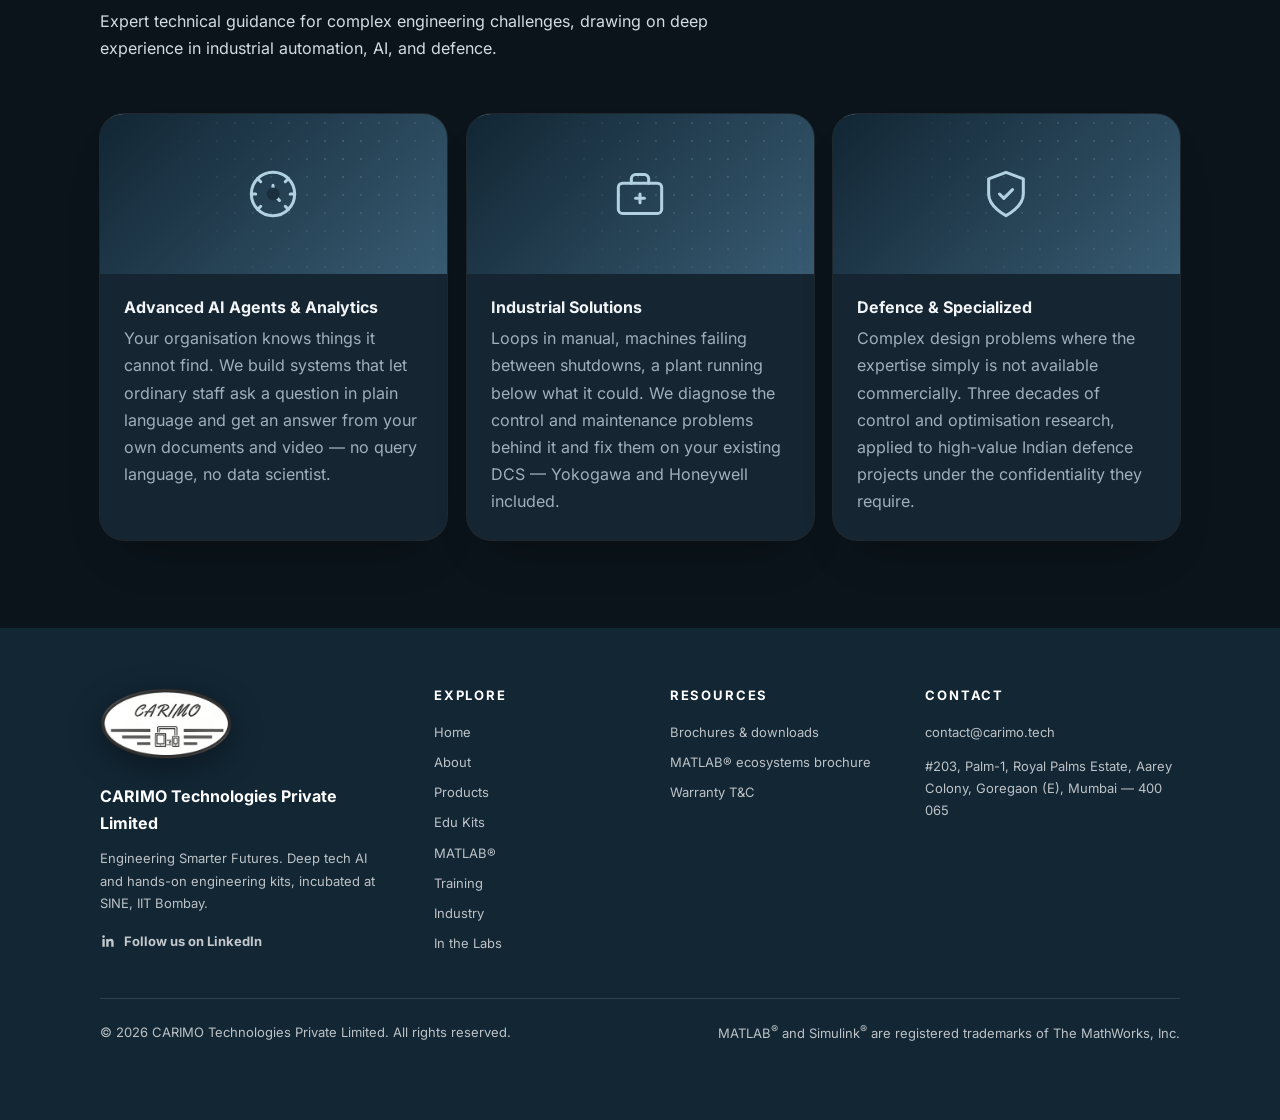
<file: industry.html>
<!DOCTYPE html>
<html lang="en" data-theme="dark">
<head>
    <meta charset="UTF-8">
    <meta name="viewport" content="width=device-width, initial-scale=1.0, viewport-fit=cover">
    <title>Industry — CAPMAC AI Suite &amp; Consulting | CARIMO Technologies</title>
    <meta name="description" content="CAPMAC AI Suite: video analytics, agentic RAG, predictive maintenance and autotuning PID. Plus strategic consulting for industry and defence.">
    <meta property="og:title" content="Industry — CAPMAC AI Suite &amp; Consulting">
    <meta property="og:description" content="CAPMAC AI Suite: video analytics, agentic RAG, predictive maintenance and autotuning PID. Plus strategic consulting for industry and defence.">
    <meta property="og:type" content="website">
    <link rel="stylesheet" href="css/fonts.css">
    <meta name="theme-color" content="#0D1F3C">
    <link rel="icon" href="favicon.ico" sizes="any">
    <link rel="icon" type="image/png" sizes="32x32" href="images/icons/favicon-32.png">
    <link rel="icon" type="image/png" sizes="192x192" href="images/icons/icon-192.png">
    <link rel="apple-touch-icon" href="images/icons/apple-touch-icon.png">
    <script type="application/ld+json">{"@context":"https://schema.org","@type":"Organization","name":"CARIMO Technologies Private Limited","email":"contact@carimo.tech","sameAs":["https://www.linkedin.com/company/carimo-technologies-private-limited"],"address":{"@type":"PostalAddress","streetAddress":"#203, Palm-1, Royal Palms Estate, Aarey Colony, Goregaon (E)","addressLocality":"Mumbai","postalCode":"400065","addressCountry":"IN"}}</script>

        <link rel="stylesheet" href="css/style.css">
    <script>try{var _q=/[?&]t=(light|dark)/.exec(location.search),_t=_q?_q[1]:localStorage.getItem("carimo-theme-v2");if(_q)localStorage.setItem("carimo-theme-v2",_q[1]);document.documentElement.setAttribute("data-theme",_t==="light"?"light":"dark")}catch(e){}</script>
</head>
<body>
<a class="skip-link" href="#main">Skip to content</a>
<div id="progress" aria-hidden="true"></div>

<!-- CHROME:NAV:START (edit tools/sync_chrome.py, then run it — do not hand-edit) -->
<nav id="navbar">
    <a href="index.html" class="nav-logo">
        <img src="images/carimo-logo.png" alt="CARIMO" onerror="this.style.display='none'">
        <div class="nav-logo-text">
            <div class="name">CARIMO Technologies<span class="long"> Private Limited</span></div>
            <span class="sub">Engineering Smarter Futures</span>
        </div>
    </a>
    <div class="nav-links">
        <a href="index.html">Home</a>
        <a href="about.html">About</a>
        <a href="products.html">Products</a>
        <a href="education.html">Edu Kits</a>
        <a href="matlab.html">MATLAB®</a>
        <a href="training.html">Training</a>
        <a href="industry.html" class="active" aria-current="page">Industry</a>
        <a href="labs.html">In the Labs</a>
        <a href="about.html#contact" class="btn btn-primary" style="padding:9px 20px;min-height:auto;">Contact</a>
    </div>
    <button class="hamburger" id="hamburger" aria-label="Menu">
        <span></span><span></span><span></span>
    </button>
</nav>
<div class="mobile-menu" id="mobile-menu">
    <a href="index.html">Home</a>
    <a href="about.html">About</a>
    <a href="products.html">Products</a>
    <a href="education.html">Edu Kits</a>
    <a href="matlab.html">MATLAB® Ecosystems</a>
    <a href="training.html">Cari-On Learning</a>
    <a href="industry.html" class="active" aria-current="page">Industry — CAPMAC & Consulting</a>
    <a href="labs.html">In the Labs</a>
    <a href="about.html#team">Team</a>
    <a href="about.html#contact" style="color:var(--accent)">Contact Us →</a>
</div>
<!-- CHROME:NAV:END -->

<main id="main">
<div class="page-bar"><div class="page-bar-in"><a class="btn btn-ghost back-home" href="index.html"><svg viewBox="0 0 24 24" fill="none" stroke="currentColor" stroke-width="2.4" stroke-linecap="round" stroke-linejoin="round" width="15" height="15" aria-hidden="true"><path d="M19 12H5M11 6l-6 6 6 6"/></svg>Back to homepage</a><nav class="crumbs" aria-label="Breadcrumb"><a href="index.html">Home</a><span aria-hidden="true">/</span><span aria-current="page">Industry</span></nav></div></div>
<section id="capmac">
    <div class="section-inner">
        <div class="section-header fade-up">
            <span class="label">AI Products</span>
            <h2 style="color:#fff;">CAPMAC <span class="gradient-text">AI Suite</span></h2>
            <p>Our flagship suite of customizable, AI-driven technologies designed to address complex industrial challenges and provide intelligent data processing across multiple domains.</p>
        </div>
        <div class="capmac-grid fade-up">
            <div class="capmac-card"><div class="capmac-num">01</div><h3>Video Analytics</h3><p>Hundreds of cameras, nobody watching. Footage only gets looked at after something has already gone wrong. CAPMAC watches every stream at once and indexes what it sees — so "find the moment that gate was left open" takes seconds, not an afternoon.</p><div class="capmac-badge"><strong>Under the hood:</strong> CUDA-accelerated pattern recognition with video and audio indexing — hundreds of concurrent streams on a single machine.</div></div>
            <div class="capmac-card"><div class="capmac-num">02</div><h3>Agentic RAG Systems</h3><p>The answer is in a 400-page standard operating procedure, an old report, and three spreadsheets — and the person who needs it can't write a database query. CAPMAC lets them ask in plain language and get an answer with the source attached.</p><div class="capmac-badge"><strong>Under the hood:</strong> Retrieval Augmented Generation with locally-running LLMs. The model runs on your own machine — no data leaves your network.</div></div>
            <div class="capmac-card"><div class="capmac-num">03</div><h3>Predictive Maintenance (PdM)</h3><p>Equipment doesn't fail silently. It changes how it vibrates, how much current it draws and how warm it runs, weeks before it stops. CAPMAC reads those changes and tells you which machine needs attention — so you plan the shutdown, instead of the shutdown planning you.</p><div class="capmac-badge"><strong>Validated:</strong> Proven through rigorous testing with BPCL and industrial partners in the Oil &amp; Gas and Chemicals sectors.</div></div>
            <div class="capmac-card"><div class="capmac-num">04</div><h3>Autotuning PID Control (AT-PID)</h3><p>Most plants are running loops that were tuned once, at commissioning, years ago — and have drifted ever since. Operators quietly put them in manual. CAPMAC retunes them while they run, so the loop holds setpoint without anyone babysitting it.</p><div class="capmac-badge"><strong>Deployed:</strong> Running on Yokogawa and Honeywell DCS at BPCL and Aditya Birla. Level, flow, temperature, pressure and speed loops; OPC-DA/UA integration, with edge deployment on STM32-class MCUs planned.</div></div>
        </div>
        <div class="deploy-row fade-up">
            <div class="deploy-box"><div class="icon"><svg viewBox="0 0 24 24" fill="none" stroke="rgba(0,168,155,0.8)" stroke-width="1.6" stroke-linecap="round" stroke-linejoin="round"><rect x="2" y="3" width="20" height="14" rx="2"/><path d="M8 21h8M12 17v4"/></svg></div><h5>PC-Based</h5><p>Offline &amp; real-time configurations</p></div>
            <div class="deploy-box"><div class="icon"><svg viewBox="0 0 24 24" fill="none" stroke="rgba(0,168,155,0.8)" stroke-width="1.6" stroke-linecap="round" stroke-linejoin="round"><path d="M18 10h-1.26A8 8 0 1 0 9 20h9a5 5 0 0 0 0-10z"/></svg></div><h5>Cloud Deployment</h5><p>Scalable, accessible anywhere</p></div>
            <div class="deploy-box"><div class="icon"><svg viewBox="0 0 24 24" fill="none" stroke="rgba(0,168,155,0.8)" stroke-width="1.6" stroke-linecap="round" stroke-linejoin="round"><polyline points="16 18 22 12 16 6"/><polyline points="8 6 2 12 8 18"/></svg></div><h5>Edge Computing</h5><p>STM32 MCU future deployments</p></div>
            <div class="deploy-box"><div class="icon"><svg viewBox="0 0 24 24" fill="none" stroke="rgba(0,168,155,0.8)" stroke-width="1.6" stroke-linecap="round" stroke-linejoin="round"><rect x="5" y="2" width="14" height="20" rx="2"/><line x1="12" y1="18" x2="12" y2="18" stroke-width="2.5"/></svg></div><h5>Vendor-Agnostic</h5><p>OPC-DA/UA DCS/PLC integration</p></div>
        </div>
    </div>
</section>

<section id="consulting">
    <div class="section-inner">
        <div class="section-header fade-up">
            <span class="label">Services</span>
            <h2>Strategic <span class="gradient-text">Consulting Pillars</span></h2>
            <p>Expert technical guidance for complex engineering challenges, drawing on deep experience in industrial automation, AI, and defence.</p>
        </div>
        <div class="consult-grid fade-up">
            <div class="consult-card">
                <div class="consult-top"><svg viewBox="0 0 24 24" fill="none" stroke="var(--accent)" stroke-width="1.4" stroke-linecap="round" stroke-linejoin="round"><path d="M12 2a10 10 0 1 0 0 20 10 10 0 0 0 0-20z"/><path d="M12 8v4l3 3"/><circle cx="12" cy="12" r="3" fill="var(--accent-pale)" stroke="none"/><path d="M4.93 4.93l1.41 1.41M17.66 17.66l1.41 1.41M2 12h2M20 12h2M4.93 19.07l1.41-1.41M17.66 6.34l1.41-1.41"/></svg></div>
                <div class="consult-body"><h4>Advanced AI Agents &amp; Analytics</h4><p>Your organisation knows things it cannot find. We build systems that let ordinary staff ask a question in plain language and get an answer from your own documents and video — no query language, no data scientist.</p></div>
            </div>
            <div class="consult-card">
                <div class="consult-top"><svg viewBox="0 0 24 24" fill="none" stroke="var(--accent)" stroke-width="1.4" stroke-linecap="round" stroke-linejoin="round"><rect x="2" y="7" width="20" height="14" rx="2"/><path d="M16 7V5a2 2 0 0 0-2-2h-4a2 2 0 0 0-2 2v2"/><line x1="12" y1="12" x2="12" y2="16"/><line x1="10" y1="14" x2="14" y2="14"/></svg></div>
                <div class="consult-body"><h4>Industrial Solutions</h4><p>Loops in manual, machines failing between shutdowns, a plant running below what it could. We diagnose the control and maintenance problems behind it and fix them on your existing DCS — Yokogawa and Honeywell included.</p></div>
            </div>
            <div class="consult-card">
                <div class="consult-top"><svg viewBox="0 0 24 24" fill="none" stroke="var(--accent)" stroke-width="1.4" stroke-linecap="round" stroke-linejoin="round"><path d="M12 22s8-4 8-10V5l-8-3-8 3v7c0 6 8 10 8 10z"/><polyline points="9 12 11 14 15 10"/></svg></div>
                <div class="consult-body"><h4>Defence &amp; Specialized</h4><p>Complex design problems where the expertise simply is not available commercially. Three decades of control and optimisation research, applied to high-value Indian defence projects under the confidentiality they require.</p></div>
            </div>
        </div>
    </div>
</section>
</main>

<!-- CHROME:FOOTER:START (edit tools/sync_chrome.py, then run it — do not hand-edit) -->
<footer>
    <div class="foot-grid">
        <div class="foot-brand">
            <a href="index.html" class="foot-logo-link" aria-label="CARIMO Technologies — home"><img class="foot-logo" src="images/carimo-logo-hd.png" alt="CARIMO" width="640" height="346" loading="lazy" onerror="this.parentNode.style.display='none'"></a>
            <strong>CARIMO Technologies Private Limited</strong>
            <p>Engineering Smarter Futures. Deep tech AI and hands-on engineering kits, incubated at SINE, IIT Bombay.</p>
            <a href="https://www.linkedin.com/company/carimo-technologies-private-limited" target="_blank" rel="noopener" class="foot-li">
                <svg viewBox="0 0 24 24" fill="currentColor" width="16" height="16" aria-hidden="true"><path d="M20.45 20.45h-3.56v-5.57c0-1.33-.03-3.04-1.85-3.04-1.85 0-2.14 1.45-2.14 2.94v5.67H9.35V9h3.41v1.56h.05c.48-.9 1.64-1.85 3.37-1.85 3.6 0 4.27 2.37 4.27 5.46v6.28zM5.34 7.43a2.06 2.06 0 1 1 0-4.12 2.06 2.06 0 0 1 0 4.12zM7.12 20.45H3.56V9h3.56v11.45z"/></svg>
                Follow us on LinkedIn
            </a>
        </div>
        <nav class="foot-col" aria-label="Site pages">
            <h5>Explore</h5>
            <a href="index.html">Home</a><a href="about.html">About</a><a href="products.html">Products</a><a href="education.html">Edu Kits</a><a href="matlab.html">MATLAB®</a><a href="training.html">Training</a><a href="industry.html">Industry</a><a href="labs.html">In the Labs</a>
        </nav>
        <div class="foot-col">
            <h5>Resources</h5>
            <a href="education.html#downloads">Brochures &amp; downloads</a>
            <a href="matlab.html#brochure">MATLAB® ecosystems brochure</a>
            <a href="https://drive.google.com/file/d/1bKcuv3Nx6cHdFZF-zc6qmbaVbut-HGDj/view?usp=drive_link" target="_blank" rel="noopener">Warranty T&amp;C</a>
        </div>
        <div class="foot-col">
            <h5>Contact</h5>
            <a href="mailto:contact@carimo.tech">contact@carimo.tech</a>
            <p>#203, Palm-1, Royal Palms Estate, Aarey Colony, Goregaon (E), Mumbai — 400 065</p>
        </div>
    </div>
    <div class="foot-base">
        <p>© 2026 CARIMO Technologies Private Limited. All rights reserved.</p>
        <p>MATLAB<sup>®</sup> and Simulink<sup>®</sup> are registered trademarks of The MathWorks, Inc.</p>
    </div>
</footer>
<!-- CHROME:FOOTER:END -->

<div id="toast" role="status" aria-live="polite"></div>
<div id="lightbox" class="lightbox" role="dialog" aria-modal="true" aria-label="Enlarged diagram" hidden>
    <button type="button" class="lb-close" aria-label="Close enlarged diagram">×</button>
    <img alt="">
</div>

<button id="back-top" onclick="window.scrollTo({top:0,behavior:'smooth'})" aria-label="Back to top">
    <svg viewBox="0 0 24 24" fill="none" stroke="currentColor" stroke-width="2.5" stroke-linecap="round" stroke-linejoin="round"><polyline points="18 15 12 9 6 15"/></svg>
</button>

<button id="theme-toggle" class="theme-toggle" type="button" aria-label="Switch theme"><svg class="ic-sun" viewBox="0 0 24 24" fill="none" stroke="currentColor" stroke-width="2" stroke-linecap="round" aria-hidden="true"><circle cx="12" cy="12" r="4"/><path d="M12 2v2M12 20v2M4.9 4.9l1.4 1.4M17.7 17.7l1.4 1.4M2 12h2M20 12h2M4.9 19.1l1.4-1.4M17.7 6.3l1.4-1.4"/></svg><svg class="ic-moon" viewBox="0 0 24 24" fill="none" stroke="currentColor" stroke-width="2" stroke-linecap="round" stroke-linejoin="round" aria-hidden="true"><path d="M21 12.8A9 9 0 1 1 11.2 3a7 7 0 0 0 9.8 9.8z"/></svg></button>

<script src="js/config.js"></script>
<script src="js/main.js"></script>
</body>
</html>
</file>
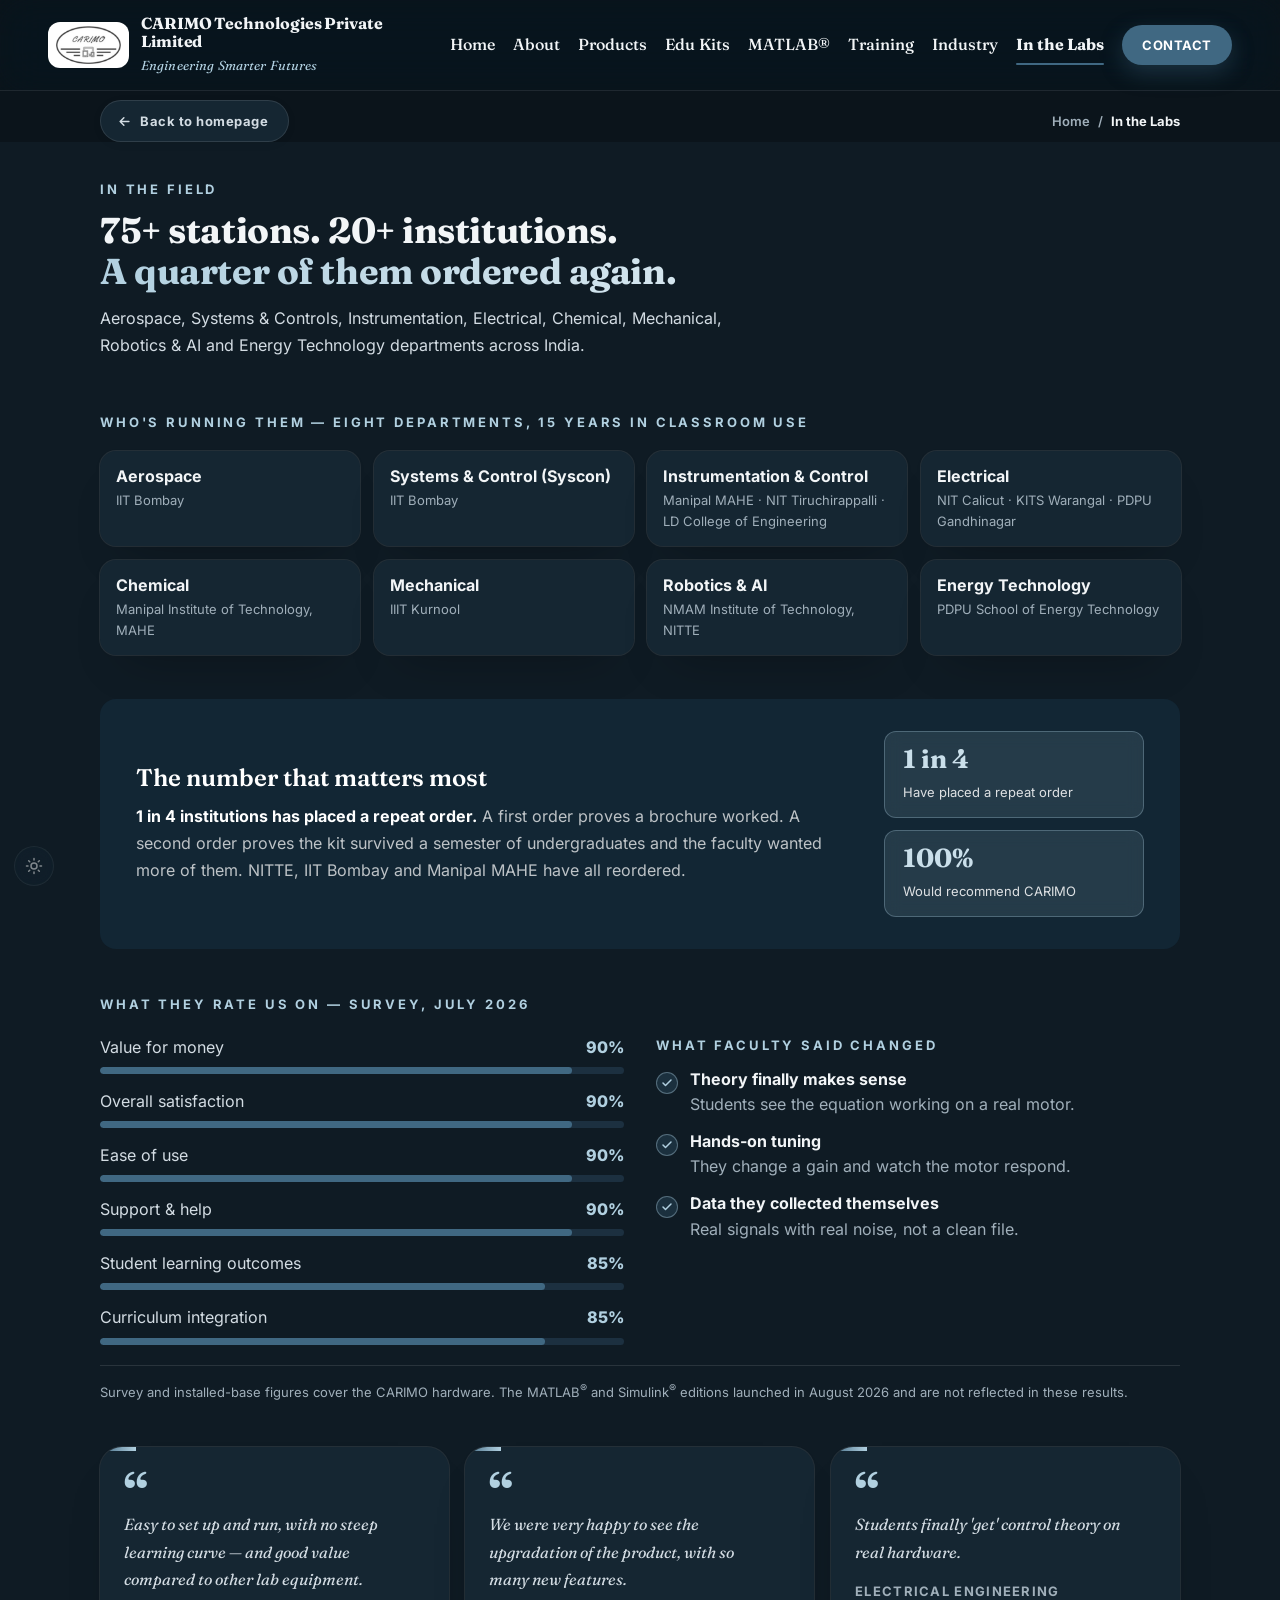
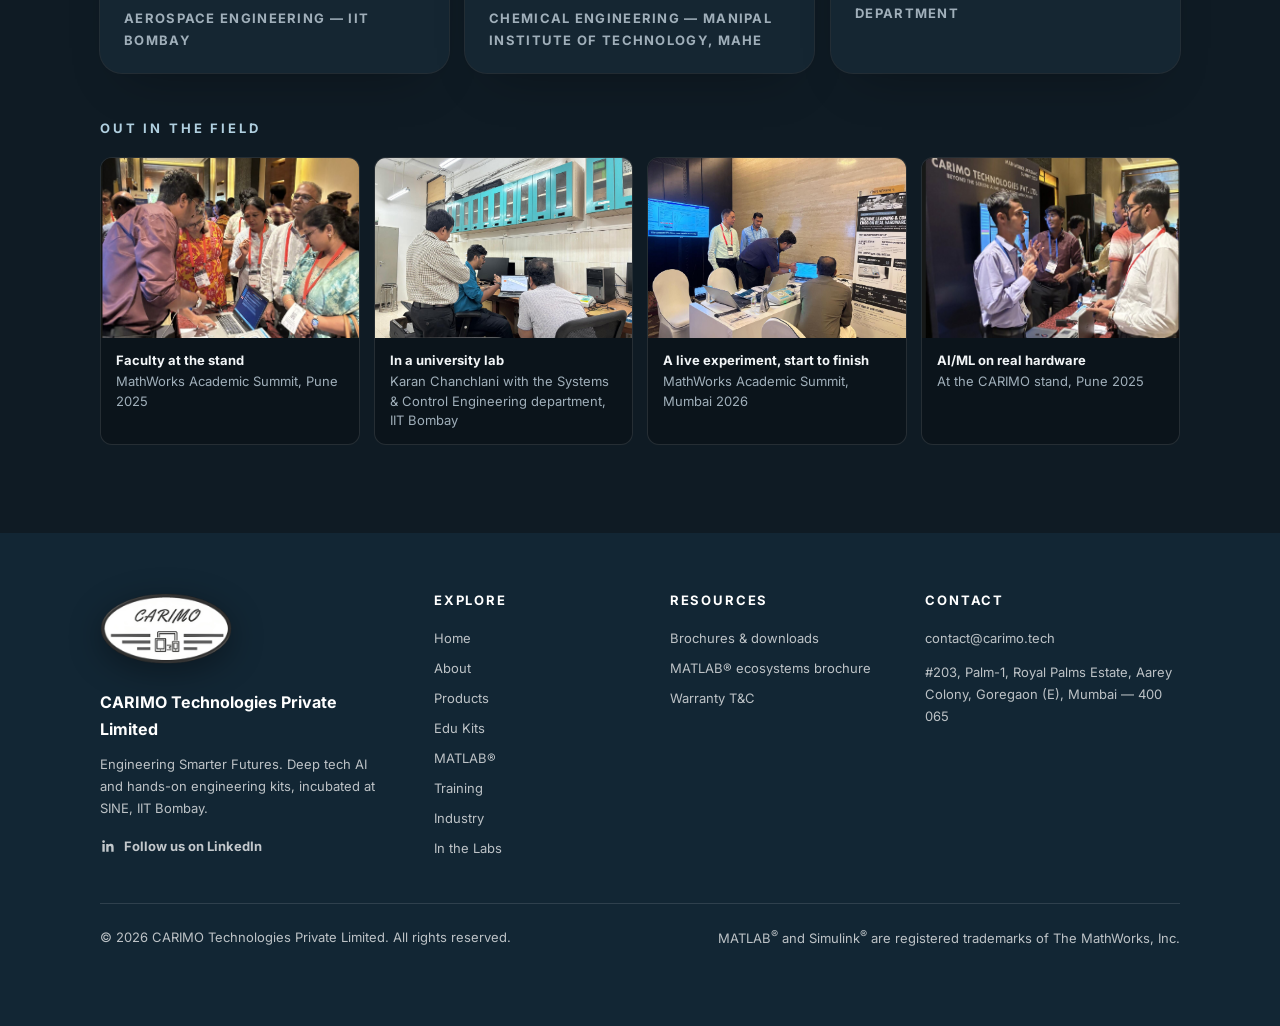
<file: labs.html>
<!DOCTYPE html>
<html lang="en" data-theme="dark">
<head>
    <meta charset="UTF-8">
    <meta name="viewport" content="width=device-width, initial-scale=1.0, viewport-fit=cover">
    <title>In the Labs — Field Results | CARIMO Technologies</title>
    <meta name="description" content="75+ stations across 20+ institutions in India. Survey results, departments and repeat orders from the CARIMO installed base.">
    <meta property="og:title" content="In the Labs — Field Results">
    <meta property="og:description" content="75+ stations across 20+ institutions in India. Survey results, departments and repeat orders from the CARIMO installed base.">
    <meta property="og:type" content="website">
    <link rel="stylesheet" href="css/fonts.css">
    <meta name="theme-color" content="#0D1F3C">
    <link rel="icon" href="favicon.ico" sizes="any">
    <link rel="icon" type="image/png" sizes="32x32" href="images/icons/favicon-32.png">
    <link rel="icon" type="image/png" sizes="192x192" href="images/icons/icon-192.png">
    <link rel="apple-touch-icon" href="images/icons/apple-touch-icon.png">
    <script type="application/ld+json">{"@context":"https://schema.org","@type":"Organization","name":"CARIMO Technologies Private Limited","email":"contact@carimo.tech","sameAs":["https://www.linkedin.com/company/carimo-technologies-private-limited"],"address":{"@type":"PostalAddress","streetAddress":"#203, Palm-1, Royal Palms Estate, Aarey Colony, Goregaon (E)","addressLocality":"Mumbai","postalCode":"400065","addressCountry":"IN"}}</script>

        <link rel="stylesheet" href="css/style.css">
    <script>try{var _q=/[?&]t=(light|dark)/.exec(location.search),_t=_q?_q[1]:localStorage.getItem("carimo-theme-v2");if(_q)localStorage.setItem("carimo-theme-v2",_q[1]);document.documentElement.setAttribute("data-theme",_t==="light"?"light":"dark")}catch(e){}</script>
</head>
<body>
<a class="skip-link" href="#main">Skip to content</a>
<div id="progress" aria-hidden="true"></div>

<!-- CHROME:NAV:START (edit tools/sync_chrome.py, then run it — do not hand-edit) -->
<nav id="navbar">
    <a href="index.html" class="nav-logo">
        <img src="images/carimo-logo.png" alt="CARIMO" onerror="this.style.display='none'">
        <div class="nav-logo-text">
            <div class="name">CARIMO Technologies<span class="long"> Private Limited</span></div>
            <span class="sub">Engineering Smarter Futures</span>
        </div>
    </a>
    <div class="nav-links">
        <a href="index.html">Home</a>
        <a href="about.html">About</a>
        <a href="products.html">Products</a>
        <a href="education.html">Edu Kits</a>
        <a href="matlab.html">MATLAB®</a>
        <a href="training.html">Training</a>
        <a href="industry.html">Industry</a>
        <a href="labs.html" class="active" aria-current="page">In the Labs</a>
        <a href="about.html#contact" class="btn btn-primary" style="padding:9px 20px;min-height:auto;">Contact</a>
    </div>
    <button class="hamburger" id="hamburger" aria-label="Menu">
        <span></span><span></span><span></span>
    </button>
</nav>
<div class="mobile-menu" id="mobile-menu">
    <a href="index.html">Home</a>
    <a href="about.html">About</a>
    <a href="products.html">Products</a>
    <a href="education.html">Edu Kits</a>
    <a href="matlab.html">MATLAB® Ecosystems</a>
    <a href="training.html">Cari-On Learning</a>
    <a href="industry.html">Industry — CAPMAC & Consulting</a>
    <a href="labs.html" class="active" aria-current="page">In the Labs</a>
    <a href="about.html#team">Team</a>
    <a href="about.html#contact" style="color:var(--accent)">Contact Us →</a>
</div>
<!-- CHROME:NAV:END -->

<main id="main">
<div class="page-bar"><div class="page-bar-in"><a class="btn btn-ghost back-home" href="index.html"><svg viewBox="0 0 24 24" fill="none" stroke="currentColor" stroke-width="2.4" stroke-linecap="round" stroke-linejoin="round" width="15" height="15" aria-hidden="true"><path d="M19 12H5M11 6l-6 6 6 6"/></svg>Back to homepage</a><nav class="crumbs" aria-label="Breadcrumb"><a href="index.html">Home</a><span aria-hidden="true">/</span><span aria-current="page">In the Labs</span></nav></div></div>
<section id="labs">
    <div class="section-inner">
        <div class="section-header fade-up">
            <span class="label">In the Field</span>
            <h2>75+ stations. 20+ institutions.<br><span class="gradient-text">A quarter of them ordered again.</span></h2>
            <p>Aerospace, Systems &amp; Controls, Instrumentation, Electrical, Chemical, Mechanical, Robotics &amp; AI and Energy Technology departments across India.</p>
        </div>

        <span class="labs-sub">Who's running them — eight departments, 15 years in classroom use</span>
        <div class="dept-grid fade-up">
            <div class="dept-card"><h5>Aerospace</h5><p>IIT Bombay</p></div>
            <div class="dept-card"><h5>Systems &amp; Control (Syscon)</h5><p>IIT Bombay</p></div>
            <div class="dept-card"><h5>Instrumentation &amp; Control</h5><p>Manipal MAHE · NIT Tiruchirappalli · LD College of Engineering</p></div>
            <div class="dept-card"><h5>Electrical</h5><p>NIT Calicut · KITS Warangal · PDPU Gandhinagar</p></div>
            <div class="dept-card"><h5>Chemical</h5><p>Manipal Institute of Technology, MAHE</p></div>
            <div class="dept-card"><h5>Mechanical</h5><p>IIIT Kurnool</p></div>
            <div class="dept-card"><h5>Robotics &amp; AI</h5><p>NMAM Institute of Technology, NITTE</p></div>
            <div class="dept-card"><h5>Energy Technology</h5><p>PDPU School of Energy Technology</p></div>
        </div>

        <div class="repeat-box fade-up">
            <div>
                <h4>The number that matters most</h4>
                <p><strong style="color:#fff;">1 in 4 institutions has placed a repeat order.</strong> A first order proves a brochure worked. A second order proves the kit survived a semester of undergraduates and the faculty wanted more of them. NITTE, IIT Bombay and Manipal MAHE have all reordered.</p>
            </div>
            <div class="repeat-stats">
                <div class="repeat-stat"><span class="n">1 in 4</span><span class="t">Have placed a repeat order</span></div>
                <div class="repeat-stat"><span class="n">100%</span><span class="t">Would recommend CARIMO</span></div>
            </div>
        </div>

        <span class="labs-sub">What they rate us on — survey, July 2026</span>
        <div class="survey-wrap fade-up">
            <div class="survey-bars" id="survey-bars">
                <div class="sbar-row"><div class="sbar-top"><span>Value for money</span><span>90%</span></div><div class="sbar-track"><div class="sbar-fill" data-w="90"></div></div></div>
                <div class="sbar-row"><div class="sbar-top"><span>Overall satisfaction</span><span>90%</span></div><div class="sbar-track"><div class="sbar-fill" data-w="90"></div></div></div>
                <div class="sbar-row"><div class="sbar-top"><span>Ease of use</span><span>90%</span></div><div class="sbar-track"><div class="sbar-fill" data-w="90"></div></div></div>
                <div class="sbar-row"><div class="sbar-top"><span>Support &amp; help</span><span>90%</span></div><div class="sbar-track"><div class="sbar-fill" data-w="90"></div></div></div>
                <div class="sbar-row"><div class="sbar-top"><span>Student learning outcomes</span><span>85%</span></div><div class="sbar-track"><div class="sbar-fill" data-w="85"></div></div></div>
                <div class="sbar-row"><div class="sbar-top"><span>Curriculum integration</span><span>85%</span></div><div class="sbar-track"><div class="sbar-fill" data-w="85"></div></div></div>
            </div>
            <div>
                <span class="labs-sub" style="margin-bottom:14px;">What faculty said changed</span>
                <div class="faculty-said">
                    <div class="fs-item">
                        <div class="fs-tick"><svg viewBox="0 0 24 24" fill="none" stroke-width="3" stroke-linecap="round" stroke-linejoin="round"><polyline points="20 6 9 17 4 12"/></svg></div>
                        <div><h5>Theory finally makes sense</h5><p>Students see the equation working on a real motor.</p></div>
                    </div>
                    <div class="fs-item">
                        <div class="fs-tick"><svg viewBox="0 0 24 24" fill="none" stroke-width="3" stroke-linecap="round" stroke-linejoin="round"><polyline points="20 6 9 17 4 12"/></svg></div>
                        <div><h5>Hands-on tuning</h5><p>They change a gain and watch the motor respond.</p></div>
                    </div>
                    <div class="fs-item">
                        <div class="fs-tick"><svg viewBox="0 0 24 24" fill="none" stroke-width="3" stroke-linecap="round" stroke-linejoin="round"><polyline points="20 6 9 17 4 12"/></svg></div>
                        <div><h5>Data they collected themselves</h5><p>Real signals with real noise, not a clean file.</p></div>
                    </div>
                </div>
            </div>
        </div>
        <p class="survey-note">Survey and installed-base figures cover the CARIMO hardware. The MATLAB<sup>®</sup> and Simulink<sup>®</sup> editions launched in August 2026 and are not reflected in these results.</p>

        <div class="quote-grid fade-up">
            <div class="quote-card">
                <p>Easy to set up and run, with no steep learning curve — and good value compared to other lab equipment.</p>
                <div class="attr">Aerospace Engineering — IIT Bombay</div>
            </div>
            <div class="quote-card">
                <p>We were very happy to see the upgradation of the product, with so many new features.</p>
                <div class="attr">Chemical Engineering — Manipal Institute of Technology, MAHE</div>
            </div>
            <div class="quote-card">
                <p>Students finally 'get' control theory on real hardware.</p>
                <div class="attr">Electrical Engineering Department</div>
            </div>
        </div>

        <span class="labs-sub">Out in the field</span>
        <div class="photo-strip fade-up">
            <div class="photo-card">
                <div class="ph"><img src="images/uni-8.jpg" alt="Faculty trying the CARIMO station" loading="lazy" onerror="this.closest('.photo-card').style.display='none'"></div>
                <div class="cap"><strong>Faculty at the stand</strong>MathWorks Academic Summit, Pune 2025</div>
            </div>
            <div class="photo-card">
                <div class="ph"><img src="images/uni-4.jpg" alt="Karan Chanchlani with the Syscon department at IIT Bombay" loading="lazy" onerror="this.closest('.photo-card').style.display='none'"></div>
                <div class="cap"><strong>In a university lab</strong>Karan Chanchlani with the Systems &amp; Control Engineering department, IIT Bombay</div>
            </div>
            <div class="photo-card">
                <div class="ph"><img src="images/uni-3.jpg" alt="Running a live experiment for visiting faculty" loading="lazy" onerror="this.closest('.photo-card').style.display='none'"></div>
                <div class="cap"><strong>A live experiment, start to finish</strong>MathWorks Academic Summit, Mumbai 2026</div>
            </div>
            <div class="photo-card">
                <div class="ph"><img src="images/uni-7.jpg" alt="CARIMO engineer explaining AI/ML on real hardware" loading="lazy" onerror="this.closest('.photo-card').style.display='none'"></div>
                <div class="cap"><strong>AI/ML on real hardware</strong>At the CARIMO stand, Pune 2025</div>
            </div>
        </div>
    </div>
</section>
</main>

<!-- CHROME:FOOTER:START (edit tools/sync_chrome.py, then run it — do not hand-edit) -->
<footer>
    <div class="foot-grid">
        <div class="foot-brand">
            <a href="index.html" class="foot-logo-link" aria-label="CARIMO Technologies — home"><img class="foot-logo" src="images/carimo-logo-hd.png" alt="CARIMO" width="640" height="346" loading="lazy" onerror="this.parentNode.style.display='none'"></a>
            <strong>CARIMO Technologies Private Limited</strong>
            <p>Engineering Smarter Futures. Deep tech AI and hands-on engineering kits, incubated at SINE, IIT Bombay.</p>
            <a href="https://www.linkedin.com/company/carimo-technologies-private-limited" target="_blank" rel="noopener" class="foot-li">
                <svg viewBox="0 0 24 24" fill="currentColor" width="16" height="16" aria-hidden="true"><path d="M20.45 20.45h-3.56v-5.57c0-1.33-.03-3.04-1.85-3.04-1.85 0-2.14 1.45-2.14 2.94v5.67H9.35V9h3.41v1.56h.05c.48-.9 1.64-1.85 3.37-1.85 3.6 0 4.27 2.37 4.27 5.46v6.28zM5.34 7.43a2.06 2.06 0 1 1 0-4.12 2.06 2.06 0 0 1 0 4.12zM7.12 20.45H3.56V9h3.56v11.45z"/></svg>
                Follow us on LinkedIn
            </a>
        </div>
        <nav class="foot-col" aria-label="Site pages">
            <h5>Explore</h5>
            <a href="index.html">Home</a><a href="about.html">About</a><a href="products.html">Products</a><a href="education.html">Edu Kits</a><a href="matlab.html">MATLAB®</a><a href="training.html">Training</a><a href="industry.html">Industry</a><a href="labs.html">In the Labs</a>
        </nav>
        <div class="foot-col">
            <h5>Resources</h5>
            <a href="education.html#downloads">Brochures &amp; downloads</a>
            <a href="matlab.html#brochure">MATLAB® ecosystems brochure</a>
            <a href="https://drive.google.com/file/d/1bKcuv3Nx6cHdFZF-zc6qmbaVbut-HGDj/view?usp=drive_link" target="_blank" rel="noopener">Warranty T&amp;C</a>
        </div>
        <div class="foot-col">
            <h5>Contact</h5>
            <a href="mailto:contact@carimo.tech">contact@carimo.tech</a>
            <p>#203, Palm-1, Royal Palms Estate, Aarey Colony, Goregaon (E), Mumbai — 400 065</p>
        </div>
    </div>
    <div class="foot-base">
        <p>© 2026 CARIMO Technologies Private Limited. All rights reserved.</p>
        <p>MATLAB<sup>®</sup> and Simulink<sup>®</sup> are registered trademarks of The MathWorks, Inc.</p>
    </div>
</footer>
<!-- CHROME:FOOTER:END -->

<div id="toast" role="status" aria-live="polite"></div>
<div id="lightbox" class="lightbox" role="dialog" aria-modal="true" aria-label="Enlarged diagram" hidden>
    <button type="button" class="lb-close" aria-label="Close enlarged diagram">×</button>
    <img alt="">
</div>

<button id="back-top" onclick="window.scrollTo({top:0,behavior:'smooth'})" aria-label="Back to top">
    <svg viewBox="0 0 24 24" fill="none" stroke="currentColor" stroke-width="2.5" stroke-linecap="round" stroke-linejoin="round"><polyline points="18 15 12 9 6 15"/></svg>
</button>

<button id="theme-toggle" class="theme-toggle" type="button" aria-label="Switch theme"><svg class="ic-sun" viewBox="0 0 24 24" fill="none" stroke="currentColor" stroke-width="2" stroke-linecap="round" aria-hidden="true"><circle cx="12" cy="12" r="4"/><path d="M12 2v2M12 20v2M4.9 4.9l1.4 1.4M17.7 17.7l1.4 1.4M2 12h2M20 12h2M4.9 19.1l1.4-1.4M17.7 6.3l1.4-1.4"/></svg><svg class="ic-moon" viewBox="0 0 24 24" fill="none" stroke="currentColor" stroke-width="2" stroke-linecap="round" stroke-linejoin="round" aria-hidden="true"><path d="M21 12.8A9 9 0 1 1 11.2 3a7 7 0 0 0 9.8 9.8z"/></svg></button>

<script src="js/config.js"></script>
<script src="js/main.js"></script>
</body>
</html>
</file>
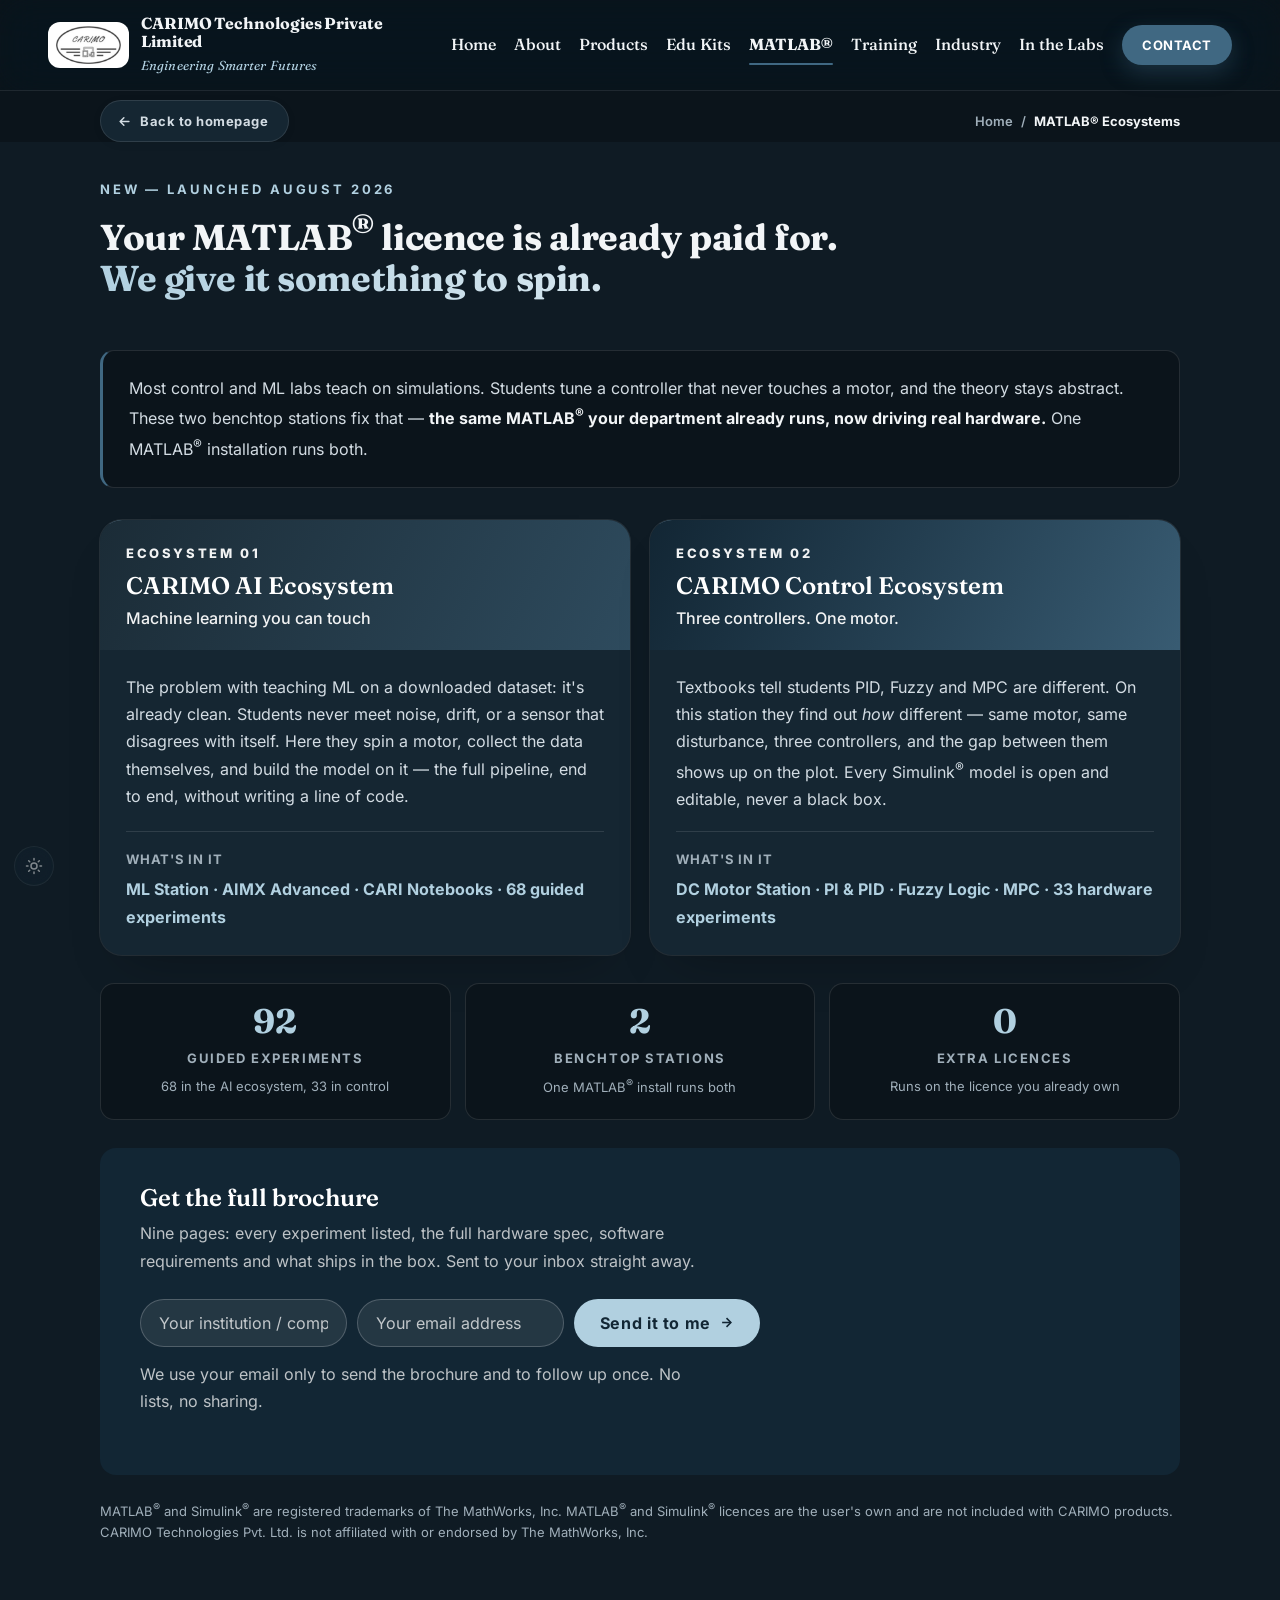
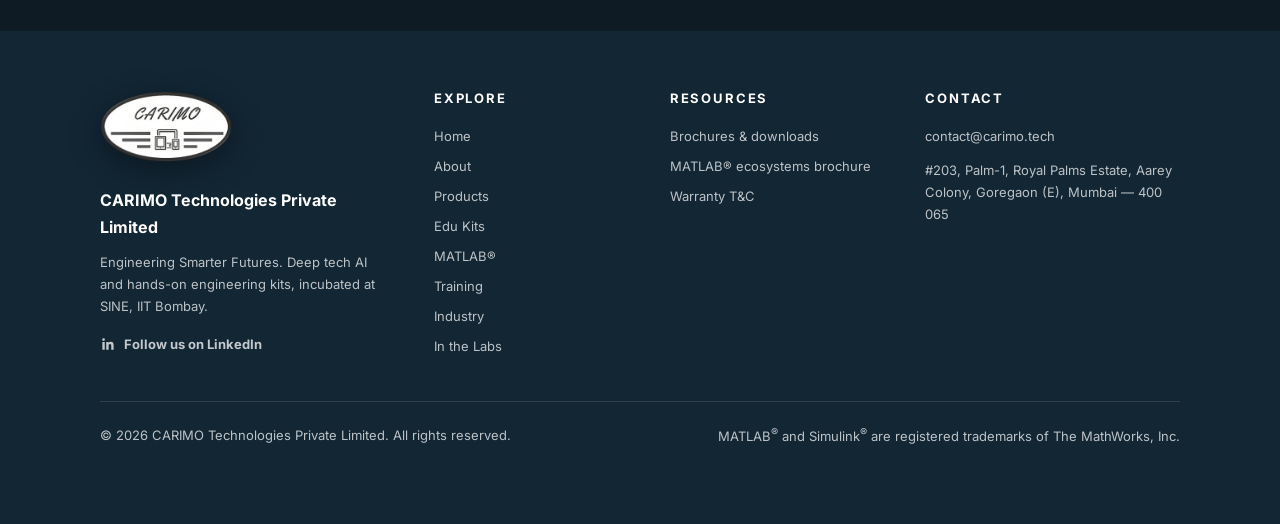
<file: matlab.html>
<!DOCTYPE html>
<html lang="en" data-theme="dark">
<head>
    <meta charset="UTF-8">
    <meta name="viewport" content="width=device-width, initial-scale=1.0, viewport-fit=cover">
    <title>MATLAB® Ecosystems — AI and Control | CARIMO Technologies</title>
    <meta name="description" content="CARIMO AI Ecosystem and Control Ecosystem: benchtop stations that let your existing MATLAB and Simulink licence drive real hardware.">
    <meta property="og:title" content="MATLAB® Ecosystems — AI and Control">
    <meta property="og:description" content="CARIMO AI Ecosystem and Control Ecosystem: benchtop stations that let your existing MATLAB and Simulink licence drive real hardware.">
    <meta property="og:type" content="website">
    <link rel="stylesheet" href="css/fonts.css">
    <meta name="theme-color" content="#0D1F3C">
    <link rel="icon" href="favicon.ico" sizes="any">
    <link rel="icon" type="image/png" sizes="32x32" href="images/icons/favicon-32.png">
    <link rel="icon" type="image/png" sizes="192x192" href="images/icons/icon-192.png">
    <link rel="apple-touch-icon" href="images/icons/apple-touch-icon.png">
    <script type="application/ld+json">{"@context":"https://schema.org","@type":"Organization","name":"CARIMO Technologies Private Limited","email":"contact@carimo.tech","sameAs":["https://www.linkedin.com/company/carimo-technologies-private-limited"],"address":{"@type":"PostalAddress","streetAddress":"#203, Palm-1, Royal Palms Estate, Aarey Colony, Goregaon (E)","addressLocality":"Mumbai","postalCode":"400065","addressCountry":"IN"}}</script>

        <link rel="stylesheet" href="css/style.css">
    <script>try{var _q=/[?&]t=(light|dark)/.exec(location.search),_t=_q?_q[1]:localStorage.getItem("carimo-theme-v2");if(_q)localStorage.setItem("carimo-theme-v2",_q[1]);document.documentElement.setAttribute("data-theme",_t==="light"?"light":"dark")}catch(e){}</script>
</head>
<body>
<a class="skip-link" href="#main">Skip to content</a>
<div id="progress" aria-hidden="true"></div>

<!-- CHROME:NAV:START (edit tools/sync_chrome.py, then run it — do not hand-edit) -->
<nav id="navbar">
    <a href="index.html" class="nav-logo">
        <img src="images/carimo-logo.png" alt="CARIMO" onerror="this.style.display='none'">
        <div class="nav-logo-text">
            <div class="name">CARIMO Technologies<span class="long"> Private Limited</span></div>
            <span class="sub">Engineering Smarter Futures</span>
        </div>
    </a>
    <div class="nav-links">
        <a href="index.html">Home</a>
        <a href="about.html">About</a>
        <a href="products.html">Products</a>
        <a href="education.html">Edu Kits</a>
        <a href="matlab.html" class="active" aria-current="page">MATLAB®</a>
        <a href="training.html">Training</a>
        <a href="industry.html">Industry</a>
        <a href="labs.html">In the Labs</a>
        <a href="about.html#contact" class="btn btn-primary" style="padding:9px 20px;min-height:auto;">Contact</a>
    </div>
    <button class="hamburger" id="hamburger" aria-label="Menu">
        <span></span><span></span><span></span>
    </button>
</nav>
<div class="mobile-menu" id="mobile-menu">
    <a href="index.html">Home</a>
    <a href="about.html">About</a>
    <a href="products.html">Products</a>
    <a href="education.html">Edu Kits</a>
    <a href="matlab.html" class="active" aria-current="page">MATLAB® Ecosystems</a>
    <a href="training.html">Cari-On Learning</a>
    <a href="industry.html">Industry — CAPMAC & Consulting</a>
    <a href="labs.html">In the Labs</a>
    <a href="about.html#team">Team</a>
    <a href="about.html#contact" style="color:var(--accent)">Contact Us →</a>
</div>
<!-- CHROME:NAV:END -->

<main id="main">
<div class="page-bar"><div class="page-bar-in"><a class="btn btn-ghost back-home" href="index.html"><svg viewBox="0 0 24 24" fill="none" stroke="currentColor" stroke-width="2.4" stroke-linecap="round" stroke-linejoin="round" width="15" height="15" aria-hidden="true"><path d="M19 12H5M11 6l-6 6 6 6"/></svg>Back to homepage</a><nav class="crumbs" aria-label="Breadcrumb"><a href="index.html">Home</a><span aria-hidden="true">/</span><span aria-current="page">MATLAB® Ecosystems</span></nav></div></div>
<section id="matlab">
    <div class="section-inner">
        <div class="section-header fade-up">
            <span class="label">New — Launched August 2026</span>
            <h2>Your MATLAB<sup>®</sup> licence is already paid for.<br><span class="gradient-text">We give it something to spin.</span></h2>
        </div>

        <div class="mx-lead fade-up">
            <p>Most control and ML labs teach on simulations. Students tune a controller that never touches a motor, and the theory stays abstract. These two benchtop stations fix that — <strong>the same MATLAB<sup>®</sup> your department already runs, now driving real hardware.</strong> One MATLAB<sup>®</sup> installation runs both.</p>
        </div>

        <div class="mx-grid fade-up">
            <div class="mx-card">
                <div class="mx-top ai">
                    <div class="mx-eyebrow">Ecosystem 01</div>
                    <h3>CARIMO AI Ecosystem</h3>
                    <div class="mx-tag">Machine learning you can touch</div>
                </div>
                <div class="mx-body">
                    <p>The problem with teaching ML on a downloaded dataset: it's already clean. Students never meet noise, drift, or a sensor that disagrees with itself. Here they spin a motor, collect the data themselves, and build the model on it — the full pipeline, end to end, without writing a line of code.</p>
                    <div class="mx-parts">What's in it
                        <strong>ML Station · AIMX Advanced · CARI Notebooks · 68 guided experiments</strong>
                    </div>
                </div>
            </div>
            <div class="mx-card">
                <div class="mx-top ctrl">
                    <div class="mx-eyebrow">Ecosystem 02</div>
                    <h3>CARIMO Control Ecosystem</h3>
                    <div class="mx-tag">Three controllers. One motor.</div>
                </div>
                <div class="mx-body">
                    <p>Textbooks tell students PID, Fuzzy and MPC are different. On this station they find out <em>how</em> different — same motor, same disturbance, three controllers, and the gap between them shows up on the plot. Every Simulink<sup>®</sup> model is open and editable, never a black box.</p>
                    <div class="mx-parts">What's in it
                        <strong>DC Motor Station · PI &amp; PID · Fuzzy Logic · MPC · 33 hardware experiments</strong>
                    </div>
                </div>
            </div>
        </div>

        <div class="mx-numbers fade-up">
            <div class="mx-num"><span class="n">101</span><span class="t">Guided Experiments</span><small>68 in the AI ecosystem, 33 in control</small></div>
            <div class="mx-num"><span class="n">2</span><span class="t">Benchtop Stations</span><small>One MATLAB<sup>®</sup> install runs both</small></div>
            <div class="mx-num"><span class="n">0</span><span class="t">Extra Licences</span><small>Runs on the licence you already own</small></div>
        </div>

        <!-- BROCHURE REQUEST -->
        <div class="mx-form-box fade-up" id="brochure">
            <h4>Get the full brochure</h4>
            <p>Nine pages: every experiment listed, the full hardware spec, software requirements and what ships in the box. Sent to your inbox straight away.</p>

            <!-- ⚠️ REPLACE "YOUR_FORM_ID" BELOW WITH YOUR FORMSPREE FORM ID ⚠️ -->
            <form class="mx-form" id="brochure-form" action="https://formspree.io/f/YOUR_FORM_ID" method="POST">
                <input type="text" name="institution" placeholder="Your institution / company" required>
                <input type="email" name="email" placeholder="Your email address" required>
                <input type="hidden" name="_subject" value="MATLAB Ecosystems brochure request — carimotech.com">
                <input type="hidden" name="request" value="CARIMO MATLAB Ecosystems brochure">
                <button type="submit" class="btn">
                    Send it to me
                    <svg viewBox="0 0 24 24" fill="none" stroke="currentColor" stroke-width="2.5"><line x1="5" y1="12" x2="19" y2="12"/><polyline points="12 5 19 12 12 19"/></svg>
                </button>
            </form>
            <p class="mx-form-note">We use your email only to send the brochure and to follow up once. No lists, no sharing.</p>
            <p class="mx-form-msg" id="brochure-msg">✓ Thank you — the brochure is on its way to your inbox.</p>
        </div>

        <p class="mx-trademark">MATLAB<sup>®</sup> and Simulink<sup>®</sup> are registered trademarks of The MathWorks, Inc. MATLAB<sup>®</sup> and Simulink<sup>®</sup> licences are the user's own and are not included with CARIMO products. CARIMO Technologies Pvt. Ltd. is not affiliated with or endorsed by The MathWorks, Inc.</p>
    </div>
</section>
</main>

<!-- CHROME:FOOTER:START (edit tools/sync_chrome.py, then run it — do not hand-edit) -->
<footer>
    <div class="foot-grid">
        <div class="foot-brand">
            <a href="index.html" class="foot-logo-link" aria-label="CARIMO Technologies — home"><img class="foot-logo" src="images/carimo-logo-hd.png" alt="CARIMO" width="640" height="346" loading="lazy" onerror="this.parentNode.style.display='none'"></a>
            <strong>CARIMO Technologies Private Limited</strong>
            <p>Engineering Smarter Futures. Deep tech AI and hands-on engineering kits, incubated at SINE, IIT Bombay.</p>
            <a href="https://www.linkedin.com/company/carimo-technologies-private-limited" target="_blank" rel="noopener" class="foot-li">
                <svg viewBox="0 0 24 24" fill="currentColor" width="16" height="16" aria-hidden="true"><path d="M20.45 20.45h-3.56v-5.57c0-1.33-.03-3.04-1.85-3.04-1.85 0-2.14 1.45-2.14 2.94v5.67H9.35V9h3.41v1.56h.05c.48-.9 1.64-1.85 3.37-1.85 3.6 0 4.27 2.37 4.27 5.46v6.28zM5.34 7.43a2.06 2.06 0 1 1 0-4.12 2.06 2.06 0 0 1 0 4.12zM7.12 20.45H3.56V9h3.56v11.45z"/></svg>
                Follow us on LinkedIn
            </a>
        </div>
        <nav class="foot-col" aria-label="Site pages">
            <h5>Explore</h5>
            <a href="index.html">Home</a><a href="about.html">About</a><a href="products.html">Products</a><a href="education.html">Edu Kits</a><a href="matlab.html">MATLAB®</a><a href="training.html">Training</a><a href="industry.html">Industry</a><a href="labs.html">In the Labs</a>
        </nav>
        <div class="foot-col">
            <h5>Resources</h5>
            <a href="education.html#downloads">Brochures &amp; downloads</a>
            <a href="matlab.html#brochure">MATLAB® ecosystems brochure</a>
            <a href="https://drive.google.com/file/d/1bKcuv3Nx6cHdFZF-zc6qmbaVbut-HGDj/view?usp=drive_link" target="_blank" rel="noopener">Warranty T&amp;C</a>
        </div>
        <div class="foot-col">
            <h5>Contact</h5>
            <a href="mailto:contact@carimo.tech">contact@carimo.tech</a>
            <p>#203, Palm-1, Royal Palms Estate, Aarey Colony, Goregaon (E), Mumbai — 400 065</p>
        </div>
    </div>
    <div class="foot-base">
        <p>© 2026 CARIMO Technologies Private Limited. All rights reserved.</p>
        <p>MATLAB<sup>®</sup> and Simulink<sup>®</sup> are registered trademarks of The MathWorks, Inc.</p>
    </div>
</footer>
<!-- CHROME:FOOTER:END -->

<div id="toast" role="status" aria-live="polite"></div>
<div id="lightbox" class="lightbox" role="dialog" aria-modal="true" aria-label="Enlarged diagram" hidden>
    <button type="button" class="lb-close" aria-label="Close enlarged diagram">×</button>
    <img alt="">
</div>

<button id="back-top" onclick="window.scrollTo({top:0,behavior:'smooth'})" aria-label="Back to top">
    <svg viewBox="0 0 24 24" fill="none" stroke="currentColor" stroke-width="2.5" stroke-linecap="round" stroke-linejoin="round"><polyline points="18 15 12 9 6 15"/></svg>
</button>

<button id="theme-toggle" class="theme-toggle" type="button" aria-label="Switch theme"><svg class="ic-sun" viewBox="0 0 24 24" fill="none" stroke="currentColor" stroke-width="2" stroke-linecap="round" aria-hidden="true"><circle cx="12" cy="12" r="4"/><path d="M12 2v2M12 20v2M4.9 4.9l1.4 1.4M17.7 17.7l1.4 1.4M2 12h2M20 12h2M4.9 19.1l1.4-1.4M17.7 6.3l1.4-1.4"/></svg><svg class="ic-moon" viewBox="0 0 24 24" fill="none" stroke="currentColor" stroke-width="2" stroke-linecap="round" stroke-linejoin="round" aria-hidden="true"><path d="M21 12.8A9 9 0 1 1 11.2 3a7 7 0 0 0 9.8 9.8z"/></svg></button>

<script src="js/config.js"></script>
<script src="js/main.js"></script>
</body>
</html>
</file>
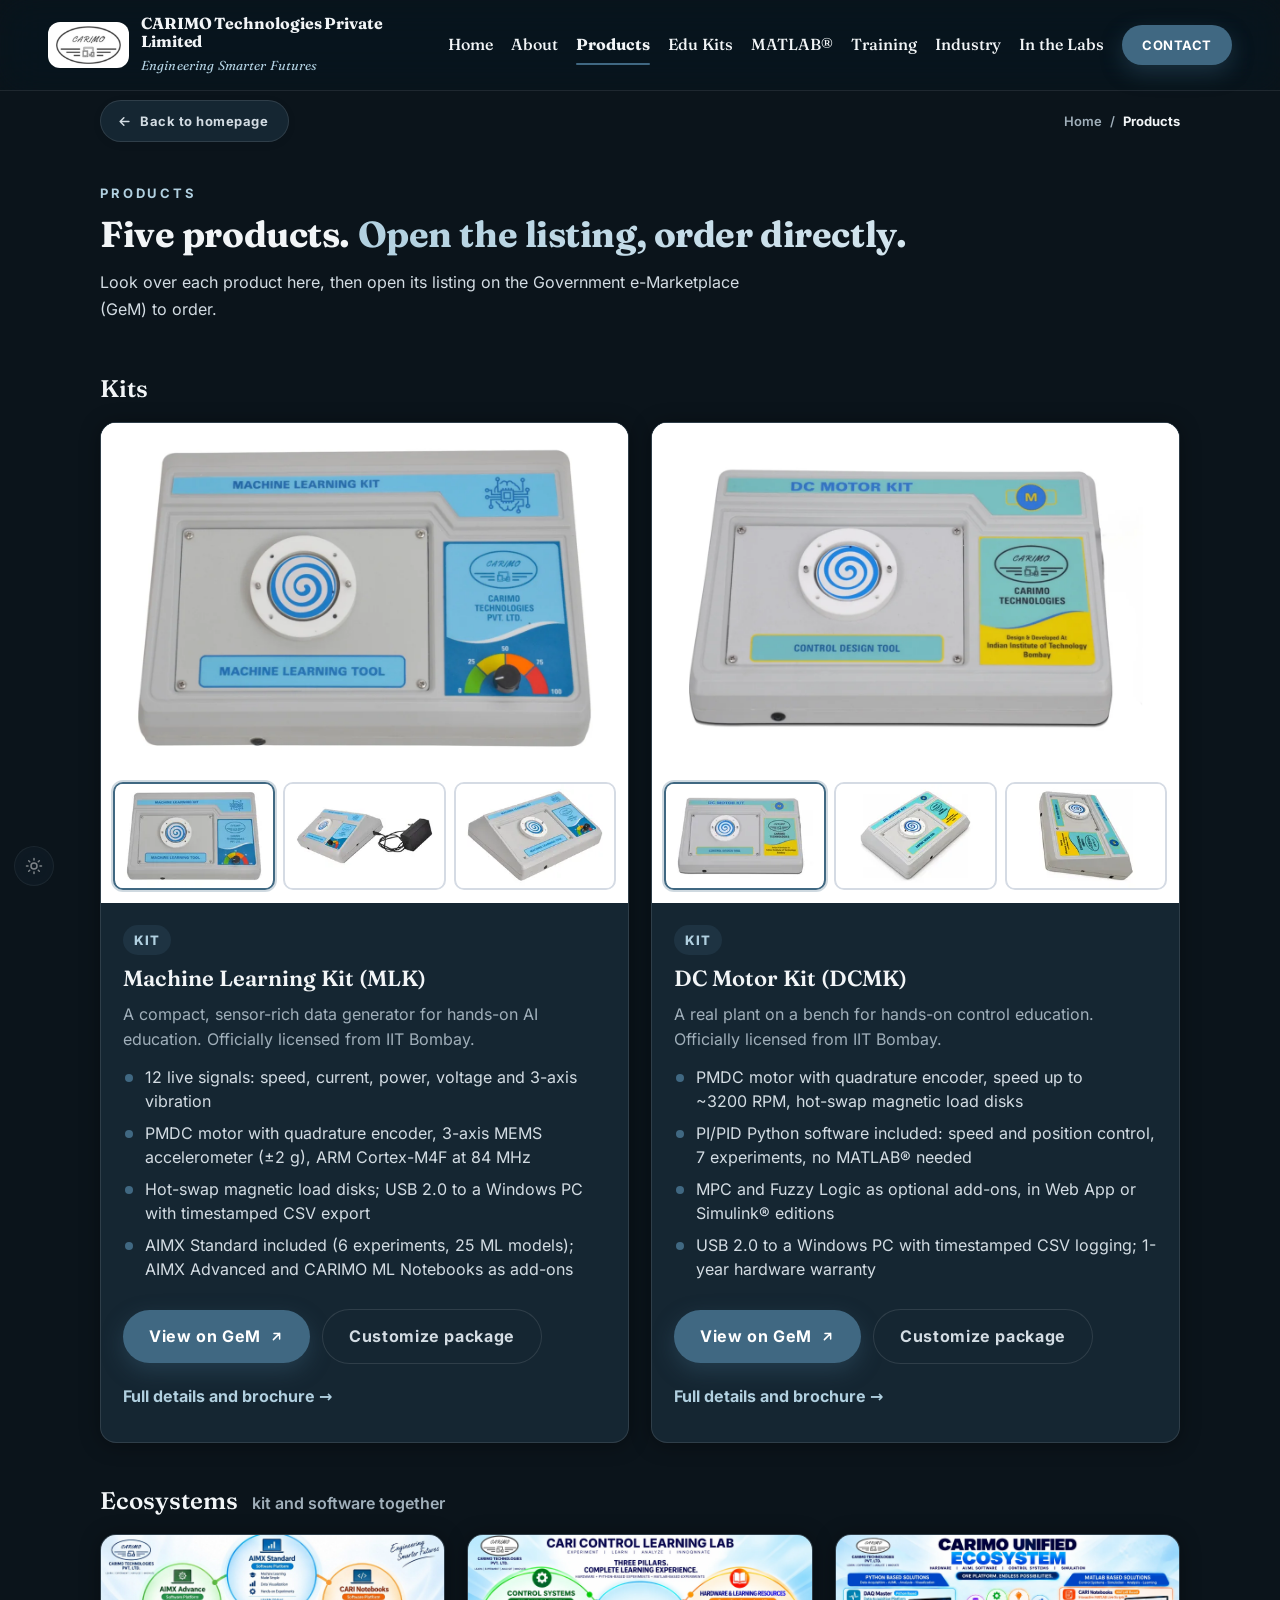
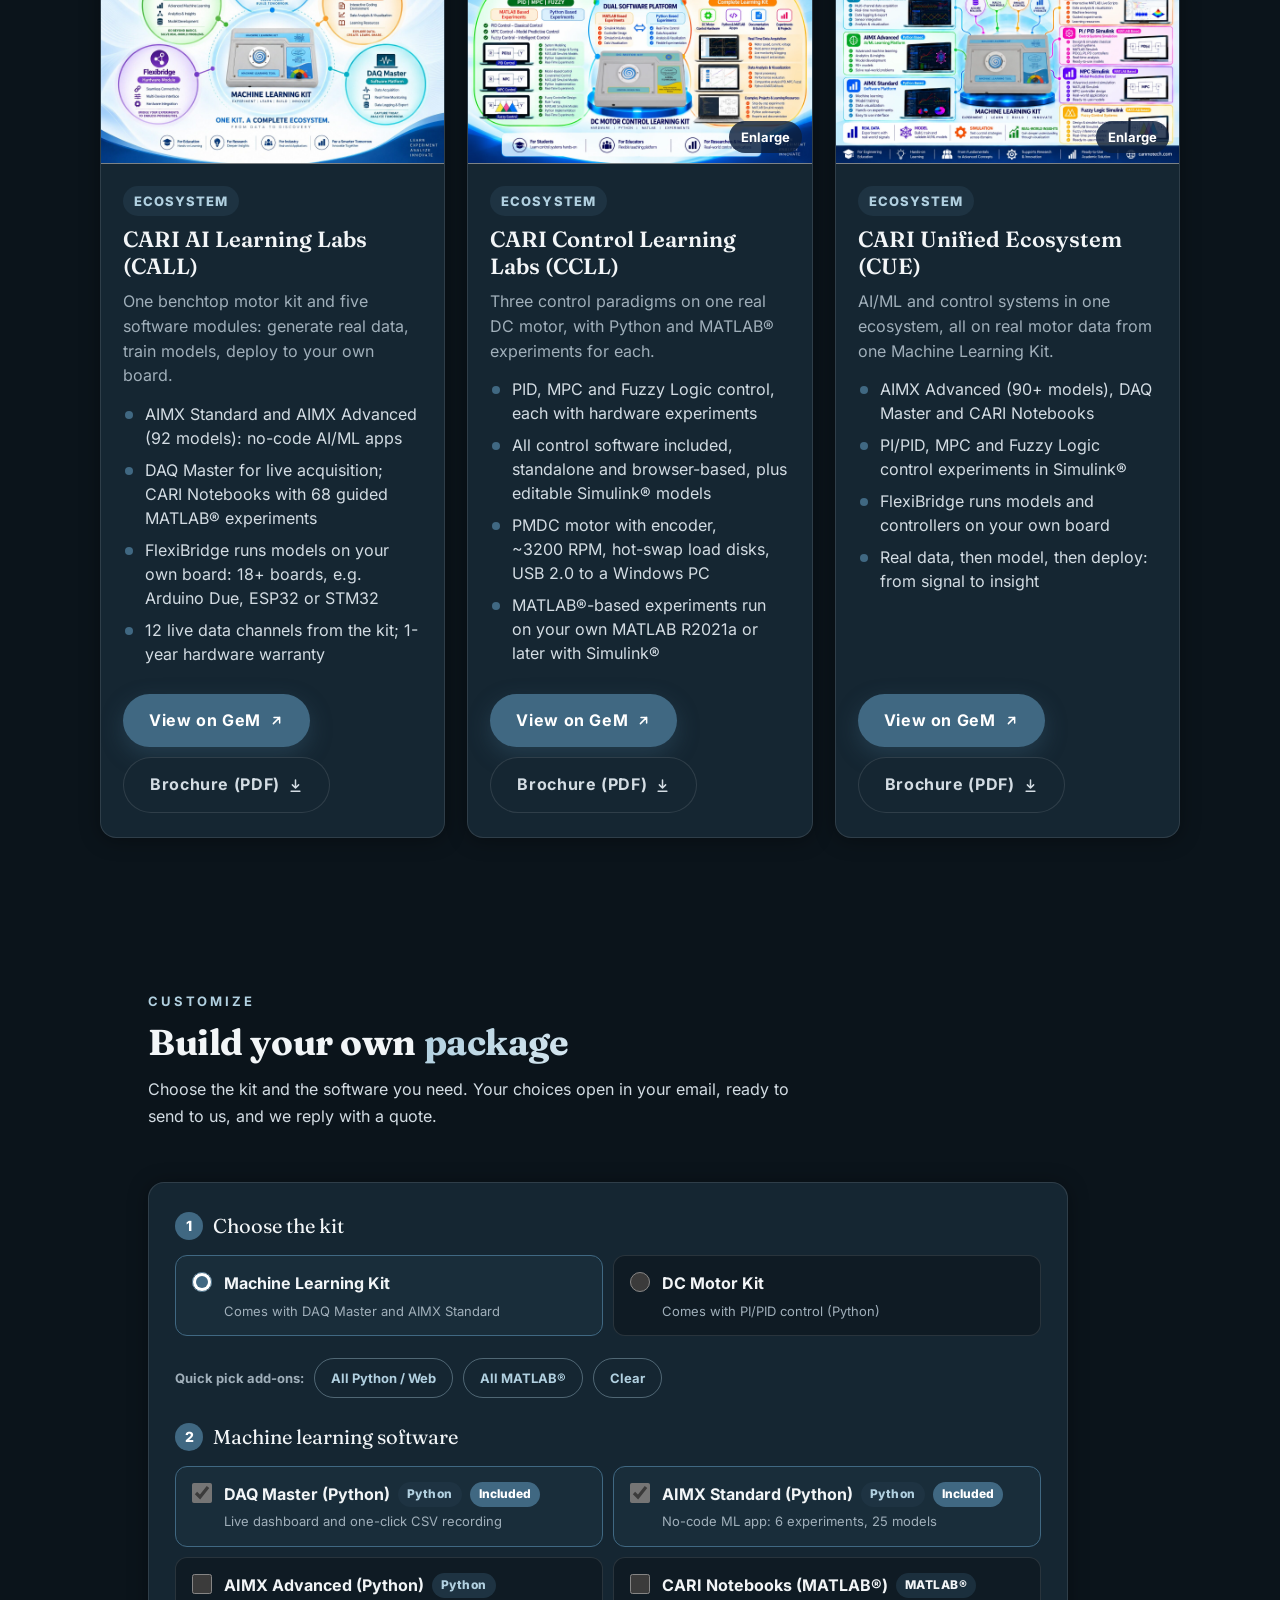
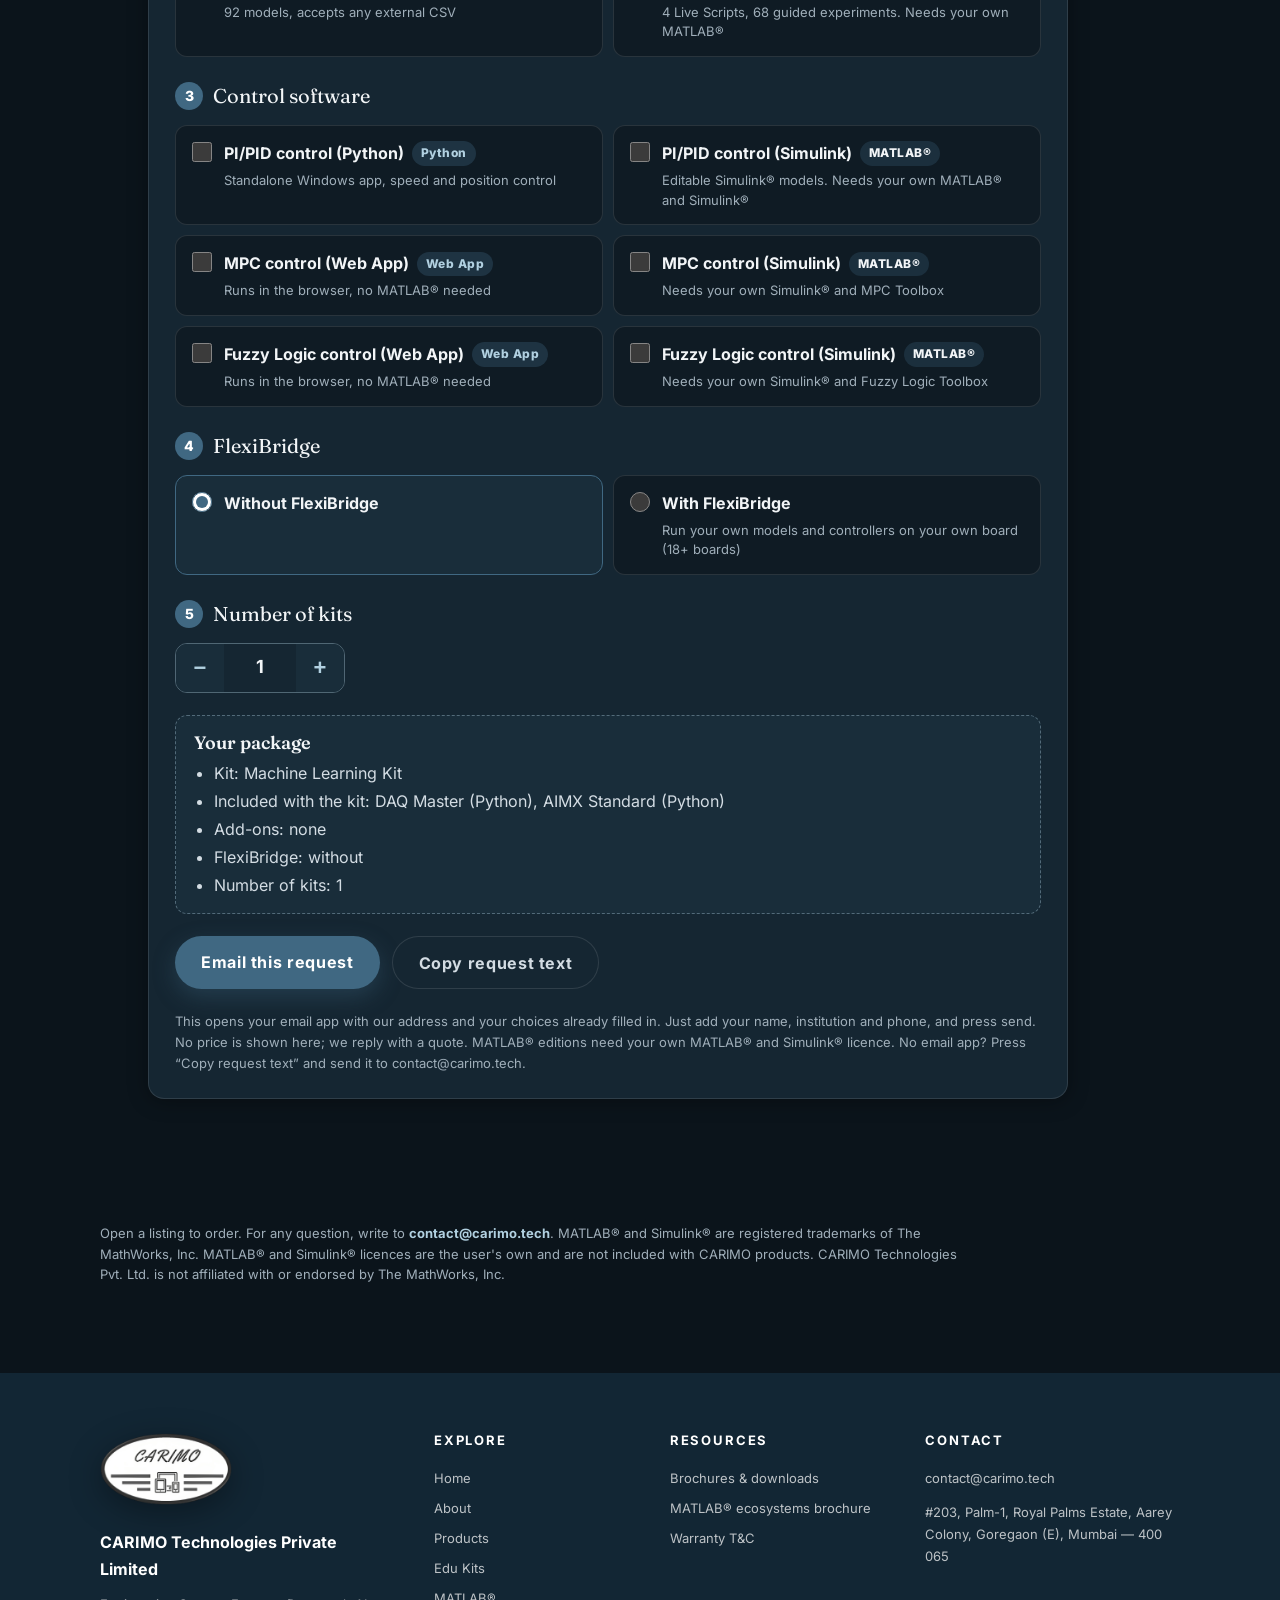
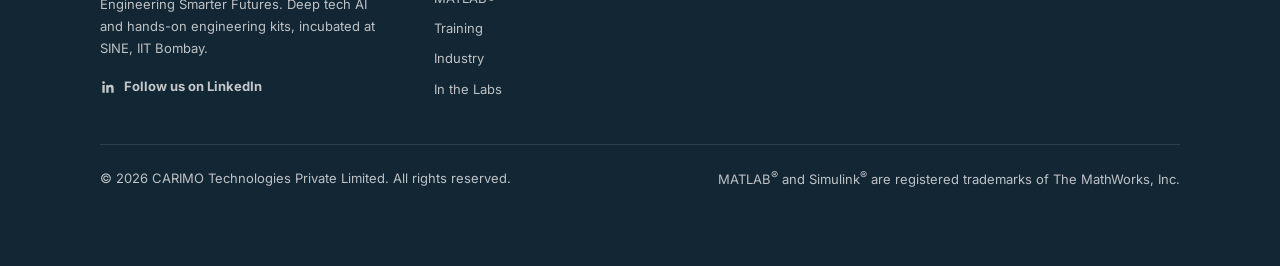
<file: products.html>
<!DOCTYPE html>
<html lang="en" data-theme="dark">
<head>
    <meta charset="UTF-8">
    <meta name="viewport" content="width=device-width, initial-scale=1.0, viewport-fit=cover">
    <title>Products — Buy on GeM &amp; robo.in | CARIMO Technologies</title>
    <meta name="description" content="CARIMO products: Machine Learning Kit, DC Motor Kit and the CALL, CCLL and CUE MATLAB ecosystems, with direct links to the GeM portal listings.">
    <meta property="og:title" content="Products — CARIMO Technologies">
    <meta property="og:description" content="CARIMO products: Machine Learning Kit, DC Motor Kit and the CALL, CCLL and CUE MATLAB ecosystems, with direct links to the GeM portal listings.">
    <meta property="og:type" content="website">
    <link rel="stylesheet" href="css/fonts.css">
    <meta name="theme-color" content="#0D1F3C">
    <link rel="icon" href="favicon.ico" sizes="any">
    <link rel="icon" type="image/png" sizes="32x32" href="images/icons/favicon-32.png">
    <link rel="icon" type="image/png" sizes="192x192" href="images/icons/icon-192.png">
    <link rel="apple-touch-icon" href="images/icons/apple-touch-icon.png">
    <script type="application/ld+json">{"@context":"https://schema.org","@type":"Organization","name":"CARIMO Technologies Private Limited","email":"contact@carimo.tech","sameAs":["https://www.linkedin.com/company/carimo-technologies-private-limited"],"address":{"@type":"PostalAddress","streetAddress":"#203, Palm-1, Royal Palms Estate, Aarey Colony, Goregaon (E)","addressLocality":"Mumbai","postalCode":"400065","addressCountry":"IN"}}</script>

        <link rel="stylesheet" href="css/style.css">
    <script>try{var _q=/[?&]t=(light|dark)/.exec(location.search),_t=_q?_q[1]:localStorage.getItem("carimo-theme-v2");if(_q)localStorage.setItem("carimo-theme-v2",_q[1]);document.documentElement.setAttribute("data-theme",_t==="light"?"light":"dark")}catch(e){}</script>
</head>
<body>
<a class="skip-link" href="#main">Skip to content</a>
<div id="progress" aria-hidden="true"></div>

<!-- CHROME:NAV:START (edit tools/sync_chrome.py, then run it — do not hand-edit) -->
<nav id="navbar">
    <a href="index.html" class="nav-logo">
        <img src="images/carimo-logo.png" alt="CARIMO" onerror="this.style.display='none'">
        <div class="nav-logo-text">
            <div class="name">CARIMO Technologies<span class="long"> Private Limited</span></div>
            <span class="sub">Engineering Smarter Futures</span>
        </div>
    </a>
    <div class="nav-links">
        <a href="index.html">Home</a>
        <a href="about.html">About</a>
        <a href="products.html" class="active" aria-current="page">Products</a>
        <a href="education.html">Edu Kits</a>
        <a href="matlab.html">MATLAB®</a>
        <a href="training.html">Training</a>
        <a href="industry.html">Industry</a>
        <a href="labs.html">In the Labs</a>
        <a href="about.html#contact" class="btn btn-primary" style="padding:9px 20px;min-height:auto;">Contact</a>
    </div>
    <button class="hamburger" id="hamburger" aria-label="Menu">
        <span></span><span></span><span></span>
    </button>
</nav>
<div class="mobile-menu" id="mobile-menu">
    <a href="index.html">Home</a>
    <a href="about.html">About</a>
    <a href="products.html" class="active" aria-current="page">Products</a>
    <a href="education.html">Edu Kits</a>
    <a href="matlab.html">MATLAB® Ecosystems</a>
    <a href="training.html">Cari-On Learning</a>
    <a href="industry.html">Industry — CAPMAC & Consulting</a>
    <a href="labs.html">In the Labs</a>
    <a href="about.html#team">Team</a>
    <a href="about.html#contact" style="color:var(--accent)">Contact Us →</a>
</div>
<!-- CHROME:NAV:END -->

<main id="main">
<div class="page-bar"><div class="page-bar-in"><a class="btn btn-ghost back-home" href="index.html"><svg viewBox="0 0 24 24" fill="none" stroke="currentColor" stroke-width="2.4" stroke-linecap="round" stroke-linejoin="round" width="15" height="15" aria-hidden="true"><path d="M19 12H5M11 6l-6 6 6 6"/></svg>Back to homepage</a><nav class="crumbs" aria-label="Breadcrumb"><a href="index.html">Home</a><span aria-hidden="true">/</span><span aria-current="page">Products</span></nav></div></div>
<section id="products">
    <div class="section-inner">
        <div class="section-header fade-up">
            <span class="label">Products</span>
            <h2>Five products. <span class="gradient-text">Open the listing, order directly.</span></h2>
            <p>Look over each product here, then open its listing on the Government e-Marketplace (GeM) to order.</p>
        </div>

        <h3 class="prd-group fade-up">Kits</h3>
        <div class="prd-grid prd-grid-2">
        <article class="prd fade-up" id="mlk">
            <div class="prd-media prd-gal" data-gal><div class="prd-stage"><img src="images/mlk-1.webp" alt="CARIMO Machine Learning Kit, front view" width="1200" height="800" loading="lazy" decoding="async"></div><div class="prd-thumbs" role="group" aria-label="Machine Learning Kit views"><button type="button" class="prd-th on" data-src="images/mlk-1.webp" data-alt="CARIMO Machine Learning Kit, front view" aria-pressed="true" aria-label="Show Machine Learning Kit view 1 of 3"><img src="images/mlk-1-t.webp" alt="" width="240" height="160" loading="lazy" decoding="async"></button><button type="button" class="prd-th" data-src="images/mlk-2.webp" data-alt="CARIMO Machine Learning Kit with its 12 V power adapter" aria-pressed="false" aria-label="Show Machine Learning Kit view 2 of 3"><img src="images/mlk-2-t.webp" alt="" width="240" height="160" loading="lazy" decoding="async"></button><button type="button" class="prd-th" data-src="images/mlk-3.webp" data-alt="CARIMO Machine Learning Kit, angled view" aria-pressed="false" aria-label="Show Machine Learning Kit view 3 of 3"><img src="images/mlk-3-t.webp" alt="" width="240" height="160" loading="lazy" decoding="async"></button></div></div>
            <div class="prd-body">
                <span class="prd-tag">Kit</span>
                <h3>Machine Learning Kit (MLK)</h3>
                <p class="prd-sub">A compact, sensor-rich data generator for hands-on AI education. Officially licensed from IIT Bombay.</p>
                <ul class="prd-list"><li>12 live signals: speed, current, power, voltage and 3-axis vibration</li><li>PMDC motor with quadrature encoder, 3-axis MEMS accelerometer (&plusmn;2&nbsp;g), ARM Cortex-M4F at 84&nbsp;MHz</li><li>Hot-swap magnetic load disks; USB 2.0 to a Windows PC with timestamped CSV export</li><li>AIMX Standard included (6 experiments, 25 ML models); AIMX Advanced and CARIMO ML Notebooks as add-ons</li></ul>
                <div class="prd-actions">
                    <a class="btn btn-primary" href="https://mkp.gem.gov.in/education-tech-ed-tech-ver-2-0/machine-learning-kit/p-5116877-31132780948-cat.html#variant_id=5116877-31132780948" target="_blank" rel="noopener" aria-label="Buy Machine Learning Kit (MLK) on GeM (opens in a new tab)">View on GeM <svg viewBox="0 0 24 24" fill="none" stroke="currentColor" stroke-width="2.4" stroke-linecap="round" stroke-linejoin="round" width="14" height="14" aria-hidden="true"><path d="M7 17 17 7M8 7h9v9"/></svg></a>
                    <a class="btn btn-ghost" data-robo="mlk" href="#" target="_blank" rel="noopener" aria-label="Buy Machine Learning Kit (MLK) on robo.in (opens in a new tab)" hidden>View on robo.in <svg viewBox="0 0 24 24" fill="none" stroke="currentColor" stroke-width="2.4" stroke-linecap="round" stroke-linejoin="round" width="14" height="14" aria-hidden="true"><path d="M7 17 17 7M8 7h9v9"/></svg></a>
                    <a class="btn btn-ghost" href="#build" data-pkg-kit="mlk">Customize package</a>
                    <a class="prd-more" href="education.html">Full details and brochure &rarr;</a>
                </div>
            </div>
        </article>
        <article class="prd fade-up" id="dcmk">
            <div class="prd-media prd-gal" data-gal><div class="prd-stage"><img src="images/dcmk-1.webp" alt="CARIMO DC Motor Kit, front view" width="1200" height="800" loading="lazy" decoding="async"></div><div class="prd-thumbs" role="group" aria-label="DC Motor Kit views"><button type="button" class="prd-th on" data-src="images/dcmk-1.webp" data-alt="CARIMO DC Motor Kit, front view" aria-pressed="true" aria-label="Show DC Motor Kit view 1 of 3"><img src="images/dcmk-1-t.webp" alt="" width="240" height="160" loading="lazy" decoding="async"></button><button type="button" class="prd-th" data-src="images/dcmk-2.webp" data-alt="CARIMO DC Motor Kit, angled view" aria-pressed="false" aria-label="Show DC Motor Kit view 2 of 3"><img src="images/dcmk-2-t.webp" alt="" width="240" height="160" loading="lazy" decoding="async"></button><button type="button" class="prd-th" data-src="images/dcmk-3.webp" data-alt="CARIMO DC Motor Kit, side-angle view" aria-pressed="false" aria-label="Show DC Motor Kit view 3 of 3"><img src="images/dcmk-3-t.webp" alt="" width="240" height="160" loading="lazy" decoding="async"></button></div></div>
            <div class="prd-body">
                <span class="prd-tag">Kit</span>
                <h3>DC Motor Kit (DCMK)</h3>
                <p class="prd-sub">A real plant on a bench for hands-on control education. Officially licensed from IIT Bombay.</p>
                <ul class="prd-list"><li>PMDC motor with quadrature encoder, speed up to ~3200&nbsp;RPM, hot-swap magnetic load disks</li><li>PI/PID Python software included: speed and position control, 7 experiments, no MATLAB&reg; needed</li><li>MPC and Fuzzy Logic as optional add-ons, in Web App or Simulink&reg; editions</li><li>USB 2.0 to a Windows PC with timestamped CSV logging; 1-year hardware warranty</li></ul>
                <div class="prd-actions">
                    <a class="btn btn-primary" href="https://mkp.gem.gov.in/education-tech-ed-tech-ver-2-0/dc-motor-kit/p-5116877-65646818802-cat.html#variant_id=5116877-65646818802" target="_blank" rel="noopener" aria-label="Buy DC Motor Kit (DCMK) on GeM (opens in a new tab)">View on GeM <svg viewBox="0 0 24 24" fill="none" stroke="currentColor" stroke-width="2.4" stroke-linecap="round" stroke-linejoin="round" width="14" height="14" aria-hidden="true"><path d="M7 17 17 7M8 7h9v9"/></svg></a>
                    <a class="btn btn-ghost" data-robo="dcmk" href="#" target="_blank" rel="noopener" aria-label="Buy DC Motor Kit (DCMK) on robo.in (opens in a new tab)" hidden>View on robo.in <svg viewBox="0 0 24 24" fill="none" stroke="currentColor" stroke-width="2.4" stroke-linecap="round" stroke-linejoin="round" width="14" height="14" aria-hidden="true"><path d="M7 17 17 7M8 7h9v9"/></svg></a>
                    <a class="btn btn-ghost" href="#build" data-pkg-kit="dcmk">Customize package</a>
                    <a class="prd-more" href="education.html">Full details and brochure &rarr;</a>
                </div>
            </div>
        </article>
        </div>

        <h3 class="prd-group fade-up">Ecosystems <span>kit and software together</span></h3>
        <div class="prd-grid prd-grid-3">
        <article class="prd fade-up" id="call">
            <div class="prd-media"><img src="images/ai-ecosystem.jpg" alt="CARIMO AI ecosystem: the Machine Learning Kit with AIMX Standard, AIMX Advanced, CARI Notebooks, DAQ Master and Flexibridge" width="1536" height="1024" loading="lazy" decoding="async"></div>
            <div class="prd-body">
                <span class="prd-tag">Ecosystem</span>
                <h3>CARI AI Learning Labs (CALL)</h3>
                <p class="prd-sub">One benchtop motor kit and five software modules: generate real data, train models, deploy to your own board.</p>
                <ul class="prd-list"><li>AIMX Standard and AIMX Advanced (92 models): no-code AI/ML apps</li><li>DAQ Master for live acquisition; CARI Notebooks with 68 guided MATLAB&reg; experiments</li><li>FlexiBridge runs models on your own board: 18+ boards, e.g. Arduino Due, ESP32 or STM32</li><li>12 live data channels from the kit; 1-year hardware warranty</li></ul>
                <div class="prd-actions">
                    <a class="btn btn-primary" href="https://mkp.gem.gov.in/education-tech-ed-tech-ver-2-0/cari-ai-learning-labs/p-5116877-30743130756-cat.html#variant_id=5116877-30743130756" target="_blank" rel="noopener" aria-label="Buy CARI AI Learning Labs (CALL) on GeM (opens in a new tab)">View on GeM <svg viewBox="0 0 24 24" fill="none" stroke="currentColor" stroke-width="2.4" stroke-linecap="round" stroke-linejoin="round" width="14" height="14" aria-hidden="true"><path d="M7 17 17 7M8 7h9v9"/></svg></a>
                    <a class="btn btn-ghost" data-robo="call" href="#" target="_blank" rel="noopener" aria-label="Buy CARI AI Learning Labs (CALL) on robo.in (opens in a new tab)" hidden>View on robo.in <svg viewBox="0 0 24 24" fill="none" stroke="currentColor" stroke-width="2.4" stroke-linecap="round" stroke-linejoin="round" width="14" height="14" aria-hidden="true"><path d="M7 17 17 7M8 7h9v9"/></svg></a>
                    <a class="btn btn-ghost" href="brochures/CARIMO-CALL-Brochure.pdf" target="_blank" rel="noopener" aria-label="Download the CALL brochure (PDF)">Brochure (PDF) <svg viewBox="0 0 24 24" fill="none" stroke="currentColor" stroke-width="2.4" stroke-linecap="round" stroke-linejoin="round" width="14" height="14" aria-hidden="true"><path d="M12 3v12M7 11l5 5 5-5M5 21h14"/></svg></a>
                </div>
            </div>
        </article>
        <article class="prd fade-up" id="ccll">
            <a class="prd-media prd-zoom" href="images/ccll-poster.webp" aria-label="Enlarge the CCLL poster"><img src="images/ccll-poster.webp" alt="CARI Control Learning Lab poster: PID, MPC and Fuzzy control experiments on the DC Motor Kit, with a dual Python and MATLAB software platform" width="1536" height="1024" loading="lazy" decoding="async"><span class="prd-zoom-tag" aria-hidden="true">Enlarge</span></a>
            <div class="prd-body">
                <span class="prd-tag">Ecosystem</span>
                <h3>CARI Control Learning Labs (CCLL)</h3>
                <p class="prd-sub">Three control paradigms on one real DC motor, with Python and MATLAB&reg; experiments for each.</p>
                <ul class="prd-list"><li>PID, MPC and Fuzzy Logic control, each with hardware experiments</li><li>All control software included, standalone and browser-based, plus editable Simulink&reg; models</li><li>PMDC motor with encoder, ~3200&nbsp;RPM, hot-swap load disks, USB 2.0 to a Windows PC</li><li>MATLAB&reg;-based experiments run on your own MATLAB R2021a or later with Simulink&reg;</li></ul>
                <div class="prd-actions">
                    <a class="btn btn-primary" href="https://mkp.gem.gov.in/education-tech-ed-tech-ver-2-0/cari-control-learning-labs-ccll/p-5116877-58419416483-cat.html#variant_id=5116877-58419416483" target="_blank" rel="noopener" aria-label="Buy CARI Control Learning Labs (CCLL) on GeM (opens in a new tab)">View on GeM <svg viewBox="0 0 24 24" fill="none" stroke="currentColor" stroke-width="2.4" stroke-linecap="round" stroke-linejoin="round" width="14" height="14" aria-hidden="true"><path d="M7 17 17 7M8 7h9v9"/></svg></a>
                    <a class="btn btn-ghost" data-robo="ccll" href="#" target="_blank" rel="noopener" aria-label="Buy CARI Control Learning Labs (CCLL) on robo.in (opens in a new tab)" hidden>View on robo.in <svg viewBox="0 0 24 24" fill="none" stroke="currentColor" stroke-width="2.4" stroke-linecap="round" stroke-linejoin="round" width="14" height="14" aria-hidden="true"><path d="M7 17 17 7M8 7h9v9"/></svg></a>
                    <a class="btn btn-ghost" href="brochures/CARIMO-CCLL-Brochure.pdf" target="_blank" rel="noopener" aria-label="Download the CCLL brochure (PDF)">Brochure (PDF) <svg viewBox="0 0 24 24" fill="none" stroke="currentColor" stroke-width="2.4" stroke-linecap="round" stroke-linejoin="round" width="14" height="14" aria-hidden="true"><path d="M12 3v12M7 11l5 5 5-5M5 21h14"/></svg></a>
                </div>
            </div>
        </article>
        <article class="prd fade-up" id="cue">
            <a class="prd-media prd-zoom" href="images/cue-poster.webp" aria-label="Enlarge the CUE poster"><img src="images/cue-poster.webp" alt="CARIMO Unified Ecosystem poster: Python-based DAQ Master, AIMX Advanced and AIMX Standard, and MATLAB-based CARI Notebooks, PI/PID, MPC and Fuzzy Logic Simulink modules around the Machine Learning Kit" width="1536" height="1024" loading="lazy" decoding="async"><span class="prd-zoom-tag" aria-hidden="true">Enlarge</span></a>
            <div class="prd-body">
                <span class="prd-tag">Ecosystem</span>
                <h3>CARI Unified Ecosystem (CUE)</h3>
                <p class="prd-sub">AI/ML and control systems in one ecosystem, all on real motor data from one Machine Learning Kit.</p>
                <ul class="prd-list"><li>AIMX Advanced (90+ models), DAQ Master and CARI Notebooks</li><li>PI/PID, MPC and Fuzzy Logic control experiments in Simulink&reg;</li><li>FlexiBridge runs models and controllers on your own board</li><li>Real data, then model, then deploy: from signal to insight</li></ul>
                <div class="prd-actions">
                    <a class="btn btn-primary" href="https://mkp.gem.gov.in/education-tech-ed-tech-ver-2-0/cari-unified-ecosystem-cue/p-5116877-82735787237-cat.html#variant_id=5116877-82735787237" target="_blank" rel="noopener" aria-label="Buy CARI Unified Ecosystem (CUE) on GeM (opens in a new tab)">View on GeM <svg viewBox="0 0 24 24" fill="none" stroke="currentColor" stroke-width="2.4" stroke-linecap="round" stroke-linejoin="round" width="14" height="14" aria-hidden="true"><path d="M7 17 17 7M8 7h9v9"/></svg></a>
                    <a class="btn btn-ghost" data-robo="cue" href="#" target="_blank" rel="noopener" aria-label="Buy CARI Unified Ecosystem (CUE) on robo.in (opens in a new tab)" hidden>View on robo.in <svg viewBox="0 0 24 24" fill="none" stroke="currentColor" stroke-width="2.4" stroke-linecap="round" stroke-linejoin="round" width="14" height="14" aria-hidden="true"><path d="M7 17 17 7M8 7h9v9"/></svg></a>
                    <a class="btn btn-ghost" href="brochures/CARIMO-CUE-Brochure.pdf" target="_blank" rel="noopener" aria-label="Download the CUE brochure (PDF)">Brochure (PDF) <svg viewBox="0 0 24 24" fill="none" stroke="currentColor" stroke-width="2.4" stroke-linecap="round" stroke-linejoin="round" width="14" height="14" aria-hidden="true"><path d="M12 3v12M7 11l5 5 5-5M5 21h14"/></svg></a>
                </div>
            </div>
        </article>
        </div>

        <section id="build" class="pkg-wrap fade-up" aria-labelledby="pkg-h">
            <div class="section-header">
                <span class="label">Customize</span>
                <h2 id="pkg-h">Build your own <span class="gradient-text">package</span></h2>
                <p>Choose the kit and the software you need. Your choices open in your email, ready to send to us, and we reply with a quote.</p>
            </div>
            <form id="pkg" class="pkg" onsubmit="return false">
                <fieldset class="pkg-step">
                    <legend>Choose the kit</legend>
                    <div class="pkg-kits">
                        <label class="pkg-kit"><input type="radio" name="kit" value="mlk" checked><span><strong>Machine Learning Kit</strong><small>Comes with DAQ Master and AIMX Standard</small></span></label>
                        <label class="pkg-kit"><input type="radio" name="kit" value="dcmk"><span><strong>DC Motor Kit</strong><small>Comes with PI/PID control (Python)</small></span></label>
                    </div>
                </fieldset>
                <div class="pkg-quick" role="group" aria-label="Quick picks for add-ons">
                    <span>Quick pick add-ons:</span>
                    <button type="button" class="pkg-chip" data-preset="py">All Python / Web</button>
                    <button type="button" class="pkg-chip" data-preset="ml">All MATLAB&reg;</button>
                    <button type="button" class="pkg-chip" data-preset="none">Clear</button>
                </div>
                <fieldset class="pkg-step" id="pkg-ml">
                    <legend>Machine learning software</legend>
                    <div class="pkg-opts">
<label class="pkg-opt" data-kits="mlk" data-inc="mlk"><input type="checkbox" name="sw" value="daq" data-name="DAQ Master (Python)" data-plat="py"><span class="pkg-opt-t"><strong>DAQ Master (Python)</strong><em class="pkg-tag pkg-py">Python</em><b class="pkg-inc" hidden>Included</b><small>Live dashboard and one-click CSV recording</small></span></label>
<label class="pkg-opt" data-kits="mlk" data-inc="mlk"><input type="checkbox" name="sw" value="aimxs" data-name="AIMX Standard (Python)" data-plat="py"><span class="pkg-opt-t"><strong>AIMX Standard (Python)</strong><em class="pkg-tag pkg-py">Python</em><b class="pkg-inc" hidden>Included</b><small>No-code ML app: 6 experiments, 25 models</small></span></label>
<label class="pkg-opt" data-kits="mlk"><input type="checkbox" name="sw" value="aimxa" data-name="AIMX Advanced (Python)" data-plat="py"><span class="pkg-opt-t"><strong>AIMX Advanced (Python)</strong><em class="pkg-tag pkg-py">Python</em><b class="pkg-inc" hidden>Included</b><small>92 models, accepts any external CSV</small></span></label>
<label class="pkg-opt" data-kits="mlk"><input type="checkbox" name="sw" value="notebooks" data-name="CARI Notebooks (MATLAB&reg;)" data-plat="ml"><span class="pkg-opt-t"><strong>CARI Notebooks (MATLAB&reg;)</strong><em class="pkg-tag pkg-ml">MATLAB&reg;</em><b class="pkg-inc" hidden>Included</b><small>4 Live Scripts, 68 guided experiments. Needs your own MATLAB&reg;</small></span></label>
                    </div>
                </fieldset>
                <fieldset class="pkg-step" id="pkg-ctl">
                    <legend>Control software</legend>
                    <div class="pkg-opts">
<label class="pkg-opt" data-kits="mlk dcmk" data-inc="dcmk"><input type="checkbox" name="sw" value="pidpy" data-name="PI/PID control (Python)" data-plat="py"><span class="pkg-opt-t"><strong>PI/PID control (Python)</strong><em class="pkg-tag pkg-py">Python</em><b class="pkg-inc" hidden>Included</b><small>Standalone Windows app, speed and position control</small></span></label>
<label class="pkg-opt" data-kits="mlk dcmk"><input type="checkbox" name="sw" value="pidsl" data-name="PI/PID control (Simulink)" data-plat="ml"><span class="pkg-opt-t"><strong>PI/PID control (Simulink)</strong><em class="pkg-tag pkg-ml">MATLAB&reg;</em><b class="pkg-inc" hidden>Included</b><small>Editable Simulink&reg; models. Needs your own MATLAB&reg; and Simulink&reg;</small></span></label>
<label class="pkg-opt" data-kits="mlk dcmk"><input type="checkbox" name="sw" value="mpcweb" data-name="MPC control (Web App)" data-plat="py"><span class="pkg-opt-t"><strong>MPC control (Web App)</strong><em class="pkg-tag pkg-py">Web App</em><b class="pkg-inc" hidden>Included</b><small>Runs in the browser, no MATLAB&reg; needed</small></span></label>
<label class="pkg-opt" data-kits="mlk dcmk"><input type="checkbox" name="sw" value="mpcsl" data-name="MPC control (Simulink)" data-plat="ml"><span class="pkg-opt-t"><strong>MPC control (Simulink)</strong><em class="pkg-tag pkg-ml">MATLAB&reg;</em><b class="pkg-inc" hidden>Included</b><small>Needs your own Simulink&reg; and MPC Toolbox</small></span></label>
<label class="pkg-opt" data-kits="mlk dcmk"><input type="checkbox" name="sw" value="fzweb" data-name="Fuzzy Logic control (Web App)" data-plat="py"><span class="pkg-opt-t"><strong>Fuzzy Logic control (Web App)</strong><em class="pkg-tag pkg-py">Web App</em><b class="pkg-inc" hidden>Included</b><small>Runs in the browser, no MATLAB&reg; needed</small></span></label>
<label class="pkg-opt" data-kits="mlk dcmk"><input type="checkbox" name="sw" value="fzsl" data-name="Fuzzy Logic control (Simulink)" data-plat="ml"><span class="pkg-opt-t"><strong>Fuzzy Logic control (Simulink)</strong><em class="pkg-tag pkg-ml">MATLAB&reg;</em><b class="pkg-inc" hidden>Included</b><small>Needs your own Simulink&reg; and Fuzzy Logic Toolbox</small></span></label>
                    </div>
                </fieldset>
                <fieldset class="pkg-step" id="pkg-fb">
                    <legend>FlexiBridge</legend>
                    <div class="pkg-kits">
                        <label class="pkg-kit"><input type="radio" name="fb" value="without" checked><span><strong>Without FlexiBridge</strong></span></label>
                        <label class="pkg-kit"><input type="radio" name="fb" value="with"><span><strong>With FlexiBridge</strong><small>Run your own models and controllers on your own board (18+ boards)</small></span></label>
                    </div>
                </fieldset>
                <fieldset class="pkg-step">
                    <legend>Number of kits</legend>
                    <div class="pkg-qty"><button type="button" id="pkg-minus" aria-label="One fewer kit">&minus;</button><input id="pkg-qty" name="qty" type="number" inputmode="numeric" min="1" max="999" value="1" aria-label="Number of kits"><button type="button" id="pkg-plus" aria-label="One more kit">+</button></div>
                </fieldset>
                <div class="pkg-sum" aria-live="polite">
                    <h3>Your package</h3>
                    <ul id="pkg-list"></ul>
                </div>
                <div class="pkg-actions">
                    <a id="pkg-mail" class="btn btn-primary" href="mailto:contact@carimo.tech">Email this request</a>
                    <button type="button" id="pkg-copy" class="btn btn-ghost">Copy request text</button>
                </div>
                <p class="pkg-note">This opens your email app with our address and your choices already filled in. Just add your name, institution and phone, and press send. No price is shown here; we reply with a quote. MATLAB&reg; editions need your own MATLAB&reg; and Simulink&reg; licence. No email app? Press &ldquo;Copy request text&rdquo; and send it to <span id="pkg-addr">contact@carimo.tech</span>.</p>
                <noscript><p class="pkg-note">Please email <a class="prd-mail" href="mailto:contact@carimo.tech">contact@carimo.tech</a> with the kit and software you need.</p></noscript>
            </form>
        </section>

        <p class="prd-note fade-up">Open a listing to order. For any question, write to <a class="prd-mail" href="mailto:contact@carimo.tech">contact@carimo.tech</a>. MATLAB&reg; and Simulink&reg; are registered trademarks of The MathWorks, Inc. MATLAB&reg; and Simulink&reg; licences are the user's own and are not included with CARIMO products. CARIMO Technologies Pvt. Ltd. is not affiliated with or endorsed by The MathWorks, Inc.</p>
    </div>
</section>
</main>

<!-- CHROME:FOOTER:START (edit tools/sync_chrome.py, then run it — do not hand-edit) -->
<footer>
    <div class="foot-grid">
        <div class="foot-brand">
            <a href="index.html" class="foot-logo-link" aria-label="CARIMO Technologies — home"><img class="foot-logo" src="images/carimo-logo-hd.png" alt="CARIMO" width="640" height="346" loading="lazy" onerror="this.parentNode.style.display='none'"></a>
            <strong>CARIMO Technologies Private Limited</strong>
            <p>Engineering Smarter Futures. Deep tech AI and hands-on engineering kits, incubated at SINE, IIT Bombay.</p>
            <a href="https://www.linkedin.com/company/carimo-technologies-private-limited" target="_blank" rel="noopener" class="foot-li">
                <svg viewBox="0 0 24 24" fill="currentColor" width="16" height="16" aria-hidden="true"><path d="M20.45 20.45h-3.56v-5.57c0-1.33-.03-3.04-1.85-3.04-1.85 0-2.14 1.45-2.14 2.94v5.67H9.35V9h3.41v1.56h.05c.48-.9 1.64-1.85 3.37-1.85 3.6 0 4.27 2.37 4.27 5.46v6.28zM5.34 7.43a2.06 2.06 0 1 1 0-4.12 2.06 2.06 0 0 1 0 4.12zM7.12 20.45H3.56V9h3.56v11.45z"/></svg>
                Follow us on LinkedIn
            </a>
        </div>
        <nav class="foot-col" aria-label="Site pages">
            <h5>Explore</h5>
            <a href="index.html">Home</a><a href="about.html">About</a><a href="products.html">Products</a><a href="education.html">Edu Kits</a><a href="matlab.html">MATLAB®</a><a href="training.html">Training</a><a href="industry.html">Industry</a><a href="labs.html">In the Labs</a>
        </nav>
        <div class="foot-col">
            <h5>Resources</h5>
            <a href="education.html#downloads">Brochures &amp; downloads</a>
            <a href="matlab.html#brochure">MATLAB® ecosystems brochure</a>
            <a href="https://drive.google.com/file/d/1bKcuv3Nx6cHdFZF-zc6qmbaVbut-HGDj/view?usp=drive_link" target="_blank" rel="noopener">Warranty T&amp;C</a>
        </div>
        <div class="foot-col">
            <h5>Contact</h5>
            <a href="mailto:contact@carimo.tech">contact@carimo.tech</a>
            <p>#203, Palm-1, Royal Palms Estate, Aarey Colony, Goregaon (E), Mumbai — 400 065</p>
        </div>
    </div>
    <div class="foot-base">
        <p>© 2026 CARIMO Technologies Private Limited. All rights reserved.</p>
        <p>MATLAB<sup>®</sup> and Simulink<sup>®</sup> are registered trademarks of The MathWorks, Inc.</p>
    </div>
</footer>
<!-- CHROME:FOOTER:END -->

<div id="toast" role="status" aria-live="polite"></div>
<div id="lightbox" class="lightbox" role="dialog" aria-modal="true" aria-label="Enlarged diagram" hidden>
    <button type="button" class="lb-close" aria-label="Close enlarged diagram">×</button>
    <img alt="">
</div>

<button id="back-top" onclick="window.scrollTo({top:0,behavior:'smooth'})" aria-label="Back to top">
    <svg viewBox="0 0 24 24" fill="none" stroke="currentColor" stroke-width="2.5" stroke-linecap="round" stroke-linejoin="round"><polyline points="18 15 12 9 6 15"/></svg>
</button>

<button id="theme-toggle" class="theme-toggle" type="button" aria-label="Switch theme"><svg class="ic-sun" viewBox="0 0 24 24" fill="none" stroke="currentColor" stroke-width="2" stroke-linecap="round" aria-hidden="true"><circle cx="12" cy="12" r="4"/><path d="M12 2v2M12 20v2M4.9 4.9l1.4 1.4M17.7 17.7l1.4 1.4M2 12h2M20 12h2M4.9 19.1l1.4-1.4M17.7 6.3l1.4-1.4"/></svg><svg class="ic-moon" viewBox="0 0 24 24" fill="none" stroke="currentColor" stroke-width="2" stroke-linecap="round" stroke-linejoin="round" aria-hidden="true"><path d="M21 12.8A9 9 0 1 1 11.2 3a7 7 0 0 0 9.8 9.8z"/></svg></button>

<script src="js/config.js"></script>
<script src="js/main.js"></script>
</body>
</html>
</file>
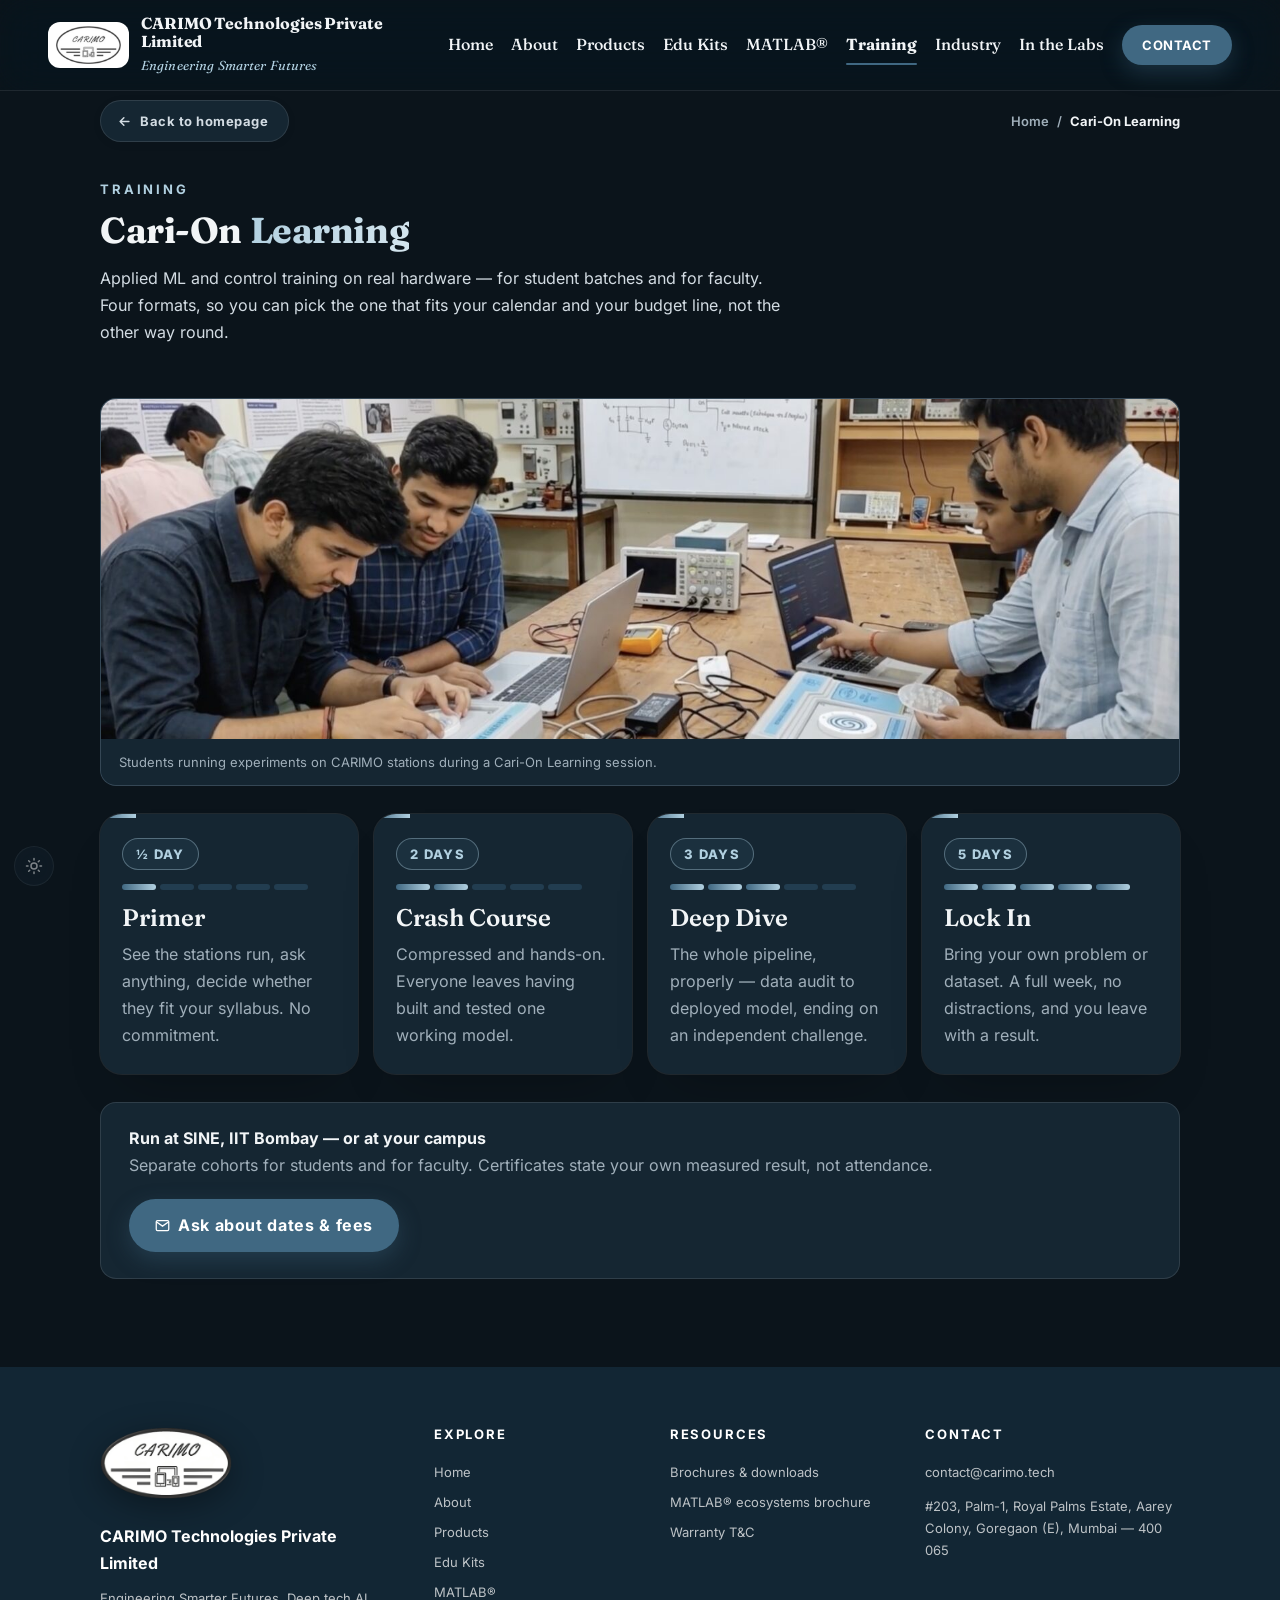
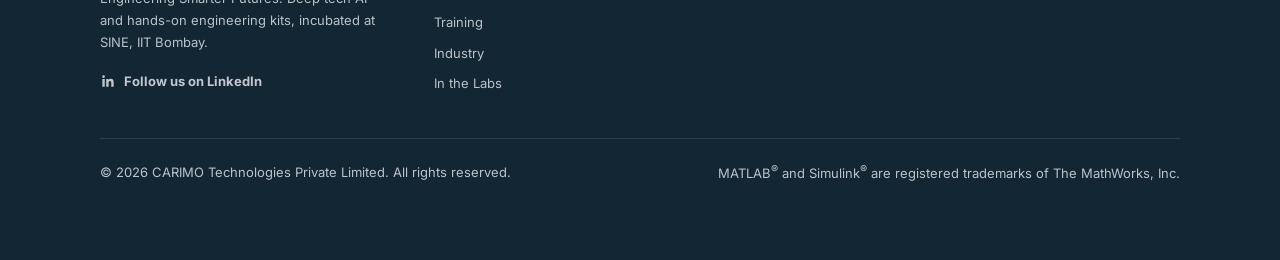
<file: training.html>
<!DOCTYPE html>
<html lang="en" data-theme="dark">
<head>
    <meta charset="UTF-8">
    <meta name="viewport" content="width=device-width, initial-scale=1.0, viewport-fit=cover">
    <title>Cari-On Learning — Training | CARIMO Technologies</title>
    <meta name="description" content="Applied ML and control training on real hardware for student batches and faculty. Four formats from a half-day primer to a five-day lock-in.">
    <meta property="og:title" content="Cari-On Learning — Training">
    <meta property="og:description" content="Applied ML and control training on real hardware for student batches and faculty. Four formats from a half-day primer to a five-day lock-in.">
    <meta property="og:type" content="website">
    <link rel="stylesheet" href="css/fonts.css">
    <meta name="theme-color" content="#0D1F3C">
    <link rel="icon" href="favicon.ico" sizes="any">
    <link rel="icon" type="image/png" sizes="32x32" href="images/icons/favicon-32.png">
    <link rel="icon" type="image/png" sizes="192x192" href="images/icons/icon-192.png">
    <link rel="apple-touch-icon" href="images/icons/apple-touch-icon.png">
    <script type="application/ld+json">{"@context":"https://schema.org","@type":"Organization","name":"CARIMO Technologies Private Limited","email":"contact@carimo.tech","sameAs":["https://www.linkedin.com/company/carimo-technologies-private-limited"],"address":{"@type":"PostalAddress","streetAddress":"#203, Palm-1, Royal Palms Estate, Aarey Colony, Goregaon (E)","addressLocality":"Mumbai","postalCode":"400065","addressCountry":"IN"}}</script>

        <link rel="stylesheet" href="css/style.css">
    <script>try{var _q=/[?&]t=(light|dark)/.exec(location.search),_t=_q?_q[1]:localStorage.getItem("carimo-theme-v2");if(_q)localStorage.setItem("carimo-theme-v2",_q[1]);document.documentElement.setAttribute("data-theme",_t==="light"?"light":"dark")}catch(e){}</script>
</head>
<body>
<a class="skip-link" href="#main">Skip to content</a>
<div id="progress" aria-hidden="true"></div>

<!-- CHROME:NAV:START (edit tools/sync_chrome.py, then run it — do not hand-edit) -->
<nav id="navbar">
    <a href="index.html" class="nav-logo">
        <img src="images/carimo-logo.png" alt="CARIMO" onerror="this.style.display='none'">
        <div class="nav-logo-text">
            <div class="name">CARIMO Technologies<span class="long"> Private Limited</span></div>
            <span class="sub">Engineering Smarter Futures</span>
        </div>
    </a>
    <div class="nav-links">
        <a href="index.html">Home</a>
        <a href="about.html">About</a>
        <a href="products.html">Products</a>
        <a href="education.html">Edu Kits</a>
        <a href="matlab.html">MATLAB®</a>
        <a href="training.html" class="active" aria-current="page">Training</a>
        <a href="industry.html">Industry</a>
        <a href="labs.html">In the Labs</a>
        <a href="about.html#contact" class="btn btn-primary" style="padding:9px 20px;min-height:auto;">Contact</a>
    </div>
    <button class="hamburger" id="hamburger" aria-label="Menu">
        <span></span><span></span><span></span>
    </button>
</nav>
<div class="mobile-menu" id="mobile-menu">
    <a href="index.html">Home</a>
    <a href="about.html">About</a>
    <a href="products.html">Products</a>
    <a href="education.html">Edu Kits</a>
    <a href="matlab.html">MATLAB® Ecosystems</a>
    <a href="training.html" class="active" aria-current="page">Cari-On Learning</a>
    <a href="industry.html">Industry — CAPMAC & Consulting</a>
    <a href="labs.html">In the Labs</a>
    <a href="about.html#team">Team</a>
    <a href="about.html#contact" style="color:var(--accent)">Contact Us →</a>
</div>
<!-- CHROME:NAV:END -->

<main id="main">
<div class="page-bar"><div class="page-bar-in"><a class="btn btn-ghost back-home" href="index.html"><svg viewBox="0 0 24 24" fill="none" stroke="currentColor" stroke-width="2.4" stroke-linecap="round" stroke-linejoin="round" width="15" height="15" aria-hidden="true"><path d="M19 12H5M11 6l-6 6 6 6"/></svg>Back to homepage</a><nav class="crumbs" aria-label="Breadcrumb"><a href="index.html">Home</a><span aria-hidden="true">/</span><span aria-current="page">Cari-On Learning</span></nav></div></div>
<section id="learning">
    <div class="section-inner">
        <div class="section-header fade-up">
            <span class="label">Training</span>
            <h2>Cari-On <span class="gradient-text">Learning</span></h2>
            <p>Applied ML and control training on real hardware — for student batches and for faculty. Four formats, so you can pick the one that fits your calendar and your budget line, not the other way round.</p>
        </div>

        <figure class="learn-photo fade-up">
            <img src="images/cari-on.jpg" alt="Students working on CARIMO kits in a university lab during a Cari-On Learning session" loading="lazy" onerror="this.closest('.learn-photo').style.display='none'">
            <figcaption>Students running experiments on CARIMO stations during a Cari-On Learning session.</figcaption>
        </figure>

        <div class="learn-grid fade-up">
            <div class="learn-card">
                <span class="learn-dur">½ Day</span><div class="dur-bar" aria-hidden="true"><i class="on"></i><i></i><i></i><i></i><i></i></div>
                <h4>Primer</h4>
                <p>See the stations run, ask anything, decide whether they fit your syllabus. No commitment.</p>
            </div>
            <div class="learn-card">
                <span class="learn-dur">2 Days</span><div class="dur-bar" aria-hidden="true"><i class="on"></i><i class="on"></i><i></i><i></i><i></i></div>
                <h4>Crash Course</h4>
                <p>Compressed and hands-on. Everyone leaves having built and tested one working model.</p>
            </div>
            <div class="learn-card">
                <span class="learn-dur">3 Days</span><div class="dur-bar" aria-hidden="true"><i class="on"></i><i class="on"></i><i class="on"></i><i></i><i></i></div>
                <h4>Deep Dive</h4>
                <p>The whole pipeline, properly — data audit to deployed model, ending on an independent challenge.</p>
            </div>
            <div class="learn-card">
                <span class="learn-dur">5 Days</span><div class="dur-bar" aria-hidden="true"><i class="on"></i><i class="on"></i><i class="on"></i><i class="on"></i><i class="on"></i></div>
                <h4>Lock In</h4>
                <p>Bring your own problem or dataset. A full week, no distractions, and you leave with a result.</p>
            </div>
        </div>

        <div class="learn-foot fade-up">
            <div>
                <h5>Run at SINE, IIT Bombay — or at your campus</h5>
                <p>Separate cohorts for students and for faculty. Certificates state your own measured result, not attendance.</p>
            </div>
            <a href="mailto:contact@carimo.tech?subject=Cari-On%20Learning%20enquiry" class="btn btn-primary">
                <svg viewBox="0 0 24 24" fill="none" stroke="currentColor" stroke-width="2"><path d="M4 4h16c1.1 0 2 .9 2 2v12c0 1.1-.9 2-2 2H4c-1.1 0-2-.9-2-2V6c0-1.1.9-2 2-2z"/><polyline points="22,6 12,13 2,6"/></svg>
                Ask about dates &amp; fees
            </a>
        </div>
    </div>
</section>
</main>

<!-- CHROME:FOOTER:START (edit tools/sync_chrome.py, then run it — do not hand-edit) -->
<footer>
    <div class="foot-grid">
        <div class="foot-brand">
            <a href="index.html" class="foot-logo-link" aria-label="CARIMO Technologies — home"><img class="foot-logo" src="images/carimo-logo-hd.png" alt="CARIMO" width="640" height="346" loading="lazy" onerror="this.parentNode.style.display='none'"></a>
            <strong>CARIMO Technologies Private Limited</strong>
            <p>Engineering Smarter Futures. Deep tech AI and hands-on engineering kits, incubated at SINE, IIT Bombay.</p>
            <a href="https://www.linkedin.com/company/carimo-technologies-private-limited" target="_blank" rel="noopener" class="foot-li">
                <svg viewBox="0 0 24 24" fill="currentColor" width="16" height="16" aria-hidden="true"><path d="M20.45 20.45h-3.56v-5.57c0-1.33-.03-3.04-1.85-3.04-1.85 0-2.14 1.45-2.14 2.94v5.67H9.35V9h3.41v1.56h.05c.48-.9 1.64-1.85 3.37-1.85 3.6 0 4.27 2.37 4.27 5.46v6.28zM5.34 7.43a2.06 2.06 0 1 1 0-4.12 2.06 2.06 0 0 1 0 4.12zM7.12 20.45H3.56V9h3.56v11.45z"/></svg>
                Follow us on LinkedIn
            </a>
        </div>
        <nav class="foot-col" aria-label="Site pages">
            <h5>Explore</h5>
            <a href="index.html">Home</a><a href="about.html">About</a><a href="products.html">Products</a><a href="education.html">Edu Kits</a><a href="matlab.html">MATLAB®</a><a href="training.html">Training</a><a href="industry.html">Industry</a><a href="labs.html">In the Labs</a>
        </nav>
        <div class="foot-col">
            <h5>Resources</h5>
            <a href="education.html#downloads">Brochures &amp; downloads</a>
            <a href="matlab.html#brochure">MATLAB® ecosystems brochure</a>
            <a href="https://drive.google.com/file/d/1bKcuv3Nx6cHdFZF-zc6qmbaVbut-HGDj/view?usp=drive_link" target="_blank" rel="noopener">Warranty T&amp;C</a>
        </div>
        <div class="foot-col">
            <h5>Contact</h5>
            <a href="mailto:contact@carimo.tech">contact@carimo.tech</a>
            <p>#203, Palm-1, Royal Palms Estate, Aarey Colony, Goregaon (E), Mumbai — 400 065</p>
        </div>
    </div>
    <div class="foot-base">
        <p>© 2026 CARIMO Technologies Private Limited. All rights reserved.</p>
        <p>MATLAB<sup>®</sup> and Simulink<sup>®</sup> are registered trademarks of The MathWorks, Inc.</p>
    </div>
</footer>
<!-- CHROME:FOOTER:END -->

<div id="toast" role="status" aria-live="polite"></div>
<div id="lightbox" class="lightbox" role="dialog" aria-modal="true" aria-label="Enlarged diagram" hidden>
    <button type="button" class="lb-close" aria-label="Close enlarged diagram">×</button>
    <img alt="">
</div>

<button id="back-top" onclick="window.scrollTo({top:0,behavior:'smooth'})" aria-label="Back to top">
    <svg viewBox="0 0 24 24" fill="none" stroke="currentColor" stroke-width="2.5" stroke-linecap="round" stroke-linejoin="round"><polyline points="18 15 12 9 6 15"/></svg>
</button>

<button id="theme-toggle" class="theme-toggle" type="button" aria-label="Switch theme"><svg class="ic-sun" viewBox="0 0 24 24" fill="none" stroke="currentColor" stroke-width="2" stroke-linecap="round" aria-hidden="true"><circle cx="12" cy="12" r="4"/><path d="M12 2v2M12 20v2M4.9 4.9l1.4 1.4M17.7 17.7l1.4 1.4M2 12h2M20 12h2M4.9 19.1l1.4-1.4M17.7 6.3l1.4-1.4"/></svg><svg class="ic-moon" viewBox="0 0 24 24" fill="none" stroke="currentColor" stroke-width="2" stroke-linecap="round" stroke-linejoin="round" aria-hidden="true"><path d="M21 12.8A9 9 0 1 1 11.2 3a7 7 0 0 0 9.8 9.8z"/></svg></button>

<script src="js/config.js"></script>
<script src="js/main.js"></script>
</body>
</html>
</file>
<file: css/fonts.css>
/* Bundled fonts — Fraunces (headings) and Inter (body), both SIL Open Font License. Latin subset. */
@font-face { font-family: 'Fraunces'; font-style: normal; font-weight: 400; font-display: swap; src: url(../fonts/fraunces-latin-400-normal.woff2) format('woff2'); }
@font-face { font-family: 'Fraunces'; font-style: normal; font-weight: 500; font-display: swap; src: url(../fonts/fraunces-latin-500-normal.woff2) format('woff2'); }
@font-face { font-family: 'Fraunces'; font-style: normal; font-weight: 600; font-display: swap; src: url(../fonts/fraunces-latin-600-normal.woff2) format('woff2'); }
@font-face { font-family: 'Fraunces'; font-style: normal; font-weight: 700; font-display: swap; src: url(../fonts/fraunces-latin-700-normal.woff2) format('woff2'); }
@font-face { font-family: 'Fraunces'; font-style: normal; font-weight: 800; font-display: swap; src: url(../fonts/fraunces-latin-800-normal.woff2) format('woff2'); }
@font-face { font-family: 'Fraunces'; font-style: italic; font-weight: 400; font-display: swap; src: url(../fonts/fraunces-latin-400-italic.woff2) format('woff2'); }
@font-face { font-family: 'Inter'; font-style: normal; font-weight: 400; font-display: swap; src: url(../fonts/inter-latin-400-normal.woff2) format('woff2'); }
@font-face { font-family: 'Inter'; font-style: normal; font-weight: 500; font-display: swap; src: url(../fonts/inter-latin-500-normal.woff2) format('woff2'); }
@font-face { font-family: 'Inter'; font-style: normal; font-weight: 600; font-display: swap; src: url(../fonts/inter-latin-600-normal.woff2) format('woff2'); }
@font-face { font-family: 'Inter'; font-style: normal; font-weight: 700; font-display: swap; src: url(../fonts/inter-latin-700-normal.woff2) format('woff2'); }
@font-face { font-family: 'Inter'; font-style: normal; font-weight: 800; font-display: swap; src: url(../fonts/inter-latin-800-normal.woff2) format('woff2'); }
@font-face { font-family: 'Inter'; font-style: italic; font-weight: 400; font-display: swap; src: url(../fonts/inter-latin-400-italic.woff2) format('woff2'); }
</file>
<file: css/style.css>
:root {
        --bg:           #E8ECF2;
        --bg2:          #DDE3EC;
        --bg3:          #D0D8E4;
        --surface:      #FFFFFF;
        --navy:         #0D1F3C;
        --navy-light:   #1A3560;
        --accent:       #007E7A;
        --accent-light: #00A89B;
        --accent-pale: color-mix(in srgb, var(--accent) 11%, #fff);
        --accent-mid:   rgba(var(--accent-rgb),0.12);
        --border:       rgba(var(--navy-rgb),0.10);
        --border-accent:rgba(var(--accent-rgb),0.30);
        --text: #252B37;
        --text-dim: #3E4756;
        --text-bright:  var(--ink);
        --font-head:    'Fraunces', Georgia, 'Times New Roman', serif;
        --font-body:    'Inter', system-ui, -apple-system, 'Segoe UI', Roboto, sans-serif;
        --radius:       16px;
        --shadow:       0 2px 20px rgba(var(--shade-rgb),0.08);
        --shadow-lg:    0 8px 40px rgba(var(--shade-rgb),0.12);

        /* ── TYPE SCALE (4 sizes) ─────────────────
           Display : clamp(32px,5vw,56px)   Hero H1 only
           --fs-1  : 36px   Section headings (H2)
           --fs-2  : 24px   Panel headings (H3, kit names, AIMX title, CTA)
           --fs-3  : 16px   All body text AND card/component headings
                            — headings use font-weight 700, body uses 400
           --fs-4  : 13px   Labels, badges, captions, footer, pills, nav
        ─────────────────────────────────────────── */
        --fs-1: 36px;
        --fs-2: 24px;
        --fs-3: 16px;
        --fs-4: 13px;
        /* palette tokens (default = current CARIMO teal) */
        --blue: #0052A5;
        --navy-rgb: 13,31,60; --accent-rgb: 0,126,122; --accent-light-rgb: 0,168,155; --blue-rgb: 0,82,165; --bg-rgb: 232,236,242;
        --navy-deep: color-mix(in srgb, var(--navy) 78%, #000);
        --ai-start: color-mix(in srgb, var(--accent) 42%, #000);
        --ai-end: color-mix(in srgb, var(--accent) 72%, #000);
        --ctrl-end: color-mix(in srgb, var(--navy-light) 88%, #000);
        --accent-tint: color-mix(in srgb, var(--accent) 10%, #fff);
        --accent-tint2: color-mix(in srgb, var(--accent) 5%, #fff);
        --bg-soft: color-mix(in srgb, var(--bg) 40%, #fff);
        --bg-soft2: color-mix(in srgb, var(--bg) 75%, #fff);
        --exp-end: color-mix(in srgb, var(--navy) 78%, var(--navy-light));
        --prod-a: color-mix(in srgb, var(--navy) 60%, var(--navy-light));
        --ink: var(--navy); --ink-rgb: var(--navy-rgb); --shade-rgb: var(--navy-rgb);
        --accent-text: #005655; --sec-a: var(--surface); --ring: rgba(var(--ink-rgb),.06);
    }

    *, *::before, *::after { box-sizing: border-box; margin: 0; padding: 0; }
    html { scroll-behavior: smooth; -webkit-text-size-adjust: 100%; }
    body { background: var(--bg); color: var(--text); font-family: var(--font-body); font-size: var(--fs-3); line-height: 1.7; overflow-x: hidden; }
    a { text-decoration: none; color: inherit; }
    img { display: block; max-width: 100%; }
    ::-webkit-scrollbar { width: 4px; }
    ::-webkit-scrollbar-track { background: var(--bg); }
    ::-webkit-scrollbar-thumb { background: var(--accent); border-radius: 2px; }

    h1,h2,h3,h4,h5 { font-family: var(--font-head); color: var(--text-bright); font-weight: 600; letter-spacing: 0em; line-height: 1.2; }
    p { color: var(--text); }
    .label { font-family: var(--font-body); font-size: var(--fs-4); font-weight: 700; letter-spacing: 0.22em; text-transform: uppercase; color: var(--accent-text); }
    .gradient-text { background: linear-gradient(110deg, var(--accent) 0%, var(--accent-light) 50%, var(--blue) 100%); -webkit-background-clip: text; -webkit-text-fill-color: transparent; background-clip: text; }

    /* BUTTONS */
    .btn { display: inline-flex; align-items: center; justify-content: center; gap: 8px; font-family: var(--font-body); font-size: var(--fs-3); font-weight: 700; letter-spacing: 0.04em; padding: 13px 26px; border-radius: 100px; transition: all 0.22s; cursor: pointer; border: none; white-space: nowrap; min-height: 46px; }
    .btn svg { width: 15px; height: 15px; flex-shrink: 0; }
    .btn-primary { background: var(--accent); color: #fff; }
    .btn-primary:hover { background: var(--navy); box-shadow: var(--shadow-lg); transform: translateY(-1px); }
    .btn-outline { background: transparent; color: var(--accent-text); border: 1.5px solid var(--border-accent); }
    .btn-outline:hover { background: var(--accent-mid); color: var(--ink); }
    .btn-ghost { background: var(--surface); color: var(--text); border: 1.5px solid var(--border); }
    .btn-ghost:hover { border-color: var(--border-accent); color: var(--accent-text); }
    .btn-navy { background: var(--navy); color: #fff; }
    .btn-navy:hover { background: var(--navy-light); box-shadow: var(--shadow-lg); }

    /* NAVBAR */
    #navbar { position: fixed; top: 0; left: 0; right: 0; z-index: 100; background: rgba(245,247,250,0.82); backdrop-filter: blur(14px); padding: 14px 48px; display: flex; justify-content: space-between; align-items: center; transition: all 0.3s; border-bottom: 1px solid transparent; gap: 16px; }
    #navbar.scrolled { background: rgba(245,247,250,0.95); backdrop-filter: blur(20px); border-color: var(--border); box-shadow: var(--shadow); padding: 10px 48px; }
    .nav-logo { display: flex; align-items: center; gap: 12px; min-width: 0; }
    .nav-logo img { height: 42px; width: auto; object-fit: contain; flex-shrink: 0; }
    .nav-logo-text { min-width: 0; }
    .nav-logo-text .name { font-family: var(--font-head); font-size: var(--fs-3); font-weight: 600; color: var(--ink); letter-spacing: 0.02em; text-transform: uppercase; line-height: 1.15; }
    .nav-logo-text .name .long { display: inline; }
    .nav-logo-text .sub { font-size: var(--fs-4); color: var(--accent-text); letter-spacing: 0.15em; margin-top: 3px; font-weight: 600; display: block; }
    .nav-links { display: flex; align-items: center; gap: 26px; }
    .nav-links a { font-size: var(--fs-4); font-weight: 700; letter-spacing: 0.1em; text-transform: uppercase; color: var(--text); transition: color 0.2s; }
    .nav-links a:hover { color: var(--accent-text); }
    .hamburger { display: none; flex-direction: column; gap: 5px; background: none; border: none; cursor: pointer; padding: 10px; flex-shrink: 0; }
    .hamburger span { display: block; width: 22px; height: 2px; background: var(--navy); border-radius: 2px; transition: all 0.3s; }
    .hamburger.open span:nth-child(1) { transform: translateY(7px) rotate(45deg); }
    .hamburger.open span:nth-child(2) { opacity: 0; }
    .hamburger.open span:nth-child(3) { transform: translateY(-7px) rotate(-45deg); }
    .mobile-menu { display: none; position: fixed; inset: 0; z-index: 99; background: rgba(245,247,250,0.98); backdrop-filter: blur(20px); flex-direction: column; justify-content: center; align-items: center; gap: 22px; padding: 80px 24px 40px; overflow-y: auto; }
    .mobile-menu.open { display: flex; }
    .mobile-menu a { font-family: var(--font-head); font-size: 26px; font-weight: 600; color: var(--ink); transition: color 0.2s; padding: 6px 12px; }
    .mobile-menu a:hover { color: var(--accent-text); }

    /* HERO */
    #hero { min-height: 100vh; display: flex; flex-direction: column; justify-content: center; align-items: center; padding: 120px 48px 72px; text-align: center; position: relative; overflow: hidden; }
    .hero-bg { position: absolute; inset: 0; pointer-events: none; background: radial-gradient(ellipse 70% 55% at 50% 0%, rgba(var(--accent-rgb),0.07) 0%, transparent 70%), radial-gradient(ellipse 50% 40% at 85% 85%, rgba(var(--blue-rgb),0.05) 0%, transparent 60%); }
    .hero-grid { display: none; }
    #hero .inner { position: relative; z-index: 2; max-width: 860px; width: 100%; }
    .hero-badge { display: inline-flex; align-items: center; gap: 8px; background: var(--surface); border: 1px solid var(--border-accent); border-radius: 100px; padding: 8px 20px; margin-bottom: 28px; font-size: var(--fs-3); font-weight: 700; letter-spacing: 0.08em; color: var(--accent-text); }
    .hero-badge::before { content: ''; width: 6px; height: 6px; background: var(--accent); border-radius: 50%; animation: blink 2s infinite; flex-shrink: 0; }
    @keyframes blink { 0%,100%{opacity:1;transform:scale(1)} 50%{opacity:.4;transform:scale(.8)} }
    #hero h1 { font-size: clamp(32px, 5vw, 56px); margin-bottom: 10px; color: var(--ink); }
    .hero-sub { font-size: var(--fs-4); color: var(--text-dim); letter-spacing: 0.1em; margin-bottom: 20px; font-weight: 600; text-transform: uppercase; }
    #hero .lead { font-size: var(--fs-3); color: var(--text); max-width: 600px; margin: 0 auto 36px; }
    .hero-actions { display: flex; gap: 12px; justify-content: center; flex-wrap: wrap; margin-bottom: 56px; }
    .hero-cards { display: grid; grid-template-columns: repeat(4,1fr); gap: 14px; width: 100%; max-width: 820px; margin: 0 auto; }
    .hero-card { background: var(--surface); border: 1px solid var(--border); border-radius: 14px; padding: 20px 16px; text-align: center; transition: all 0.25s; cursor: pointer; }
    .hero-card:hover { border-color: var(--border-accent); background: var(--accent-pale); transform: translateY(-3px); box-shadow: var(--shadow); }
    .hero-card .icon { font-size: 30px; margin-bottom: 8px; }
    .hero-card h4 { font-size: var(--fs-3); color: var(--ink); margin-bottom: 3px; font-family: var(--font-body); font-weight: 700; }
    .hero-card p { font-size: var(--fs-4); color: var(--text-dim); }

    /* TRUST — field evidence only */
    #trust { background: var(--navy); padding: 32px 48px; }
    .trust-inner { max-width: 1080px; margin: 0 auto; display: flex; align-items: center; flex-wrap: wrap; justify-content: space-around; gap: 8px 0; }
    .trust-item { display: flex; flex-direction: column; align-items: center; gap: 4px; padding: 8px 18px; }
    .trust-item .num { font-family: var(--font-body); font-size: 32px; font-weight: 800; color: #fff; line-height: 1; }
    .trust-item .desc { font-size: var(--fs-4); letter-spacing: 0.14em; text-transform: uppercase; color: rgba(255,255,255,0.72); font-weight: 600; text-align: center; }
    .trust-div { width: 1px; height: 36px; background: rgba(255,255,255,0.12); }

    /* SECTIONS */
    section { padding: 88px 48px; scroll-margin-top: 84px; }
    section > .section-inner > .section-header { scroll-margin-top: 84px; }
    .section-inner { max-width: 1080px; margin: 0 auto; }
    .section-header { margin-bottom: 52px; }
    .section-header .label { display: block; margin-bottom: 10px; }
    .section-header h2 { font-size: var(--fs-1); }
    .section-header p { margin-top: 14px; max-width: 100%; font-size: var(--fs-3); }
    .section-header.center { text-align: center; }
    .section-header.center p { margin-left: auto; margin-right: auto; }

    /* ABOUT */
    #about { background: var(--surface); }
    .about-grid { display: flex; flex-direction: column; gap: 36px; }
    .about-top { display: block; }
    .about-bottom { display: grid; grid-template-columns: repeat(3,1fr); gap: 16px; padding-top: 32px; border-top: 1px solid var(--border); }
    .pillar { display: flex; gap: 14px; margin-bottom: 22px; }
    .pillar-icon { width: 40px; height: 40px; border-radius: 10px; background: var(--accent-pale); border: 1px solid var(--border-accent); display: flex; align-items: center; justify-content: center; font-size: 16px; flex-shrink: 0; }
    .pillar-text h4 { font-size: var(--fs-3); color: var(--ink); margin-bottom: 2px; font-family: var(--font-body); font-weight: 700; }
    .pillar-text p { font-size: var(--fs-3); color: var(--text-dim); }
    .cert-row { display: flex; flex-wrap: wrap; gap: 8px; margin-top: 28px; }
    .cert { background: var(--accent-pale); border: 1px solid var(--border-accent); border-radius: 100px; padding: 6px 15px; font-size: var(--fs-4); color: var(--accent-text); font-weight: 700; }
    .stat-grid { display: grid; grid-template-columns: 1fr 1fr; gap: 16px; }
    .stat-box { background: var(--bg); border: 1px solid var(--border); border-radius: 14px; padding: 22px; }
    .stat-box .big { font-family: var(--font-head); font-size: 32px; font-weight: 600; color: var(--accent-text); line-height: 1; }
    .stat-box .lbl { display: block; font-size: var(--fs-4); font-weight: 700; letter-spacing: 0.18em; text-transform: uppercase; color: var(--text-dim); margin-top: 4px; }
    .stat-box p { font-size: var(--fs-3); color: var(--text-dim); margin-top: 6px; }
    .market-box { margin-top: 16px; background: var(--bg); border: 1px solid var(--border); border-radius: 14px; padding: 20px; }
    .market-box .label { margin-bottom: 12px; display: block; }
    .pill-row { display: flex; flex-wrap: wrap; gap: 7px; margin-top: 12px; }
    .pill { background: var(--surface); border: 1px solid var(--border); border-radius: 100px; padding: 6px 14px; font-size: var(--fs-4); color: var(--text); font-weight: 500; }

    /* Founder credentials strip (moved out of trust bar) */
    .founder-box { background: var(--bg); border: 1px solid var(--border); border-left: 3px solid var(--accent); border-radius: 14px; padding: 22px 24px; margin-top: 0; }
    .founder-box .label { display: block; margin-bottom: 10px; }
    .founder-nums { display: flex; flex-wrap: wrap; gap: 10px 32px; margin-top: 12px; }
    .founder-nums div { display: flex; align-items: baseline; gap: 8px; }
    .founder-nums .n { font-family: var(--font-body); font-size: 26px; font-weight: 800; color: var(--accent-text); line-height: 1; }
    .founder-nums .t { font-size: var(--fs-4); font-weight: 700; letter-spacing: 0.12em; text-transform: uppercase; color: var(--text-dim); }

    /* CONSULTING */
    #consulting { background: var(--bg); }
    .consult-grid { display: grid; grid-template-columns: repeat(3,1fr); gap: 20px; }
    .consult-card { background: var(--surface); border: 1px solid var(--border); border-radius: var(--radius); overflow: hidden; transition: all 0.25s; }
    .consult-card:hover { border-color: var(--border-accent); transform: translateY(-4px); box-shadow: var(--shadow-lg); }
    .consult-top { height: 160px; background: var(--bg2); display: flex; align-items: center; justify-content: center; font-size: 52px; border-bottom: 1px solid var(--border); }
    .consult-body { padding: 24px; }
    .consult-body h4 { font-size: var(--fs-3); color: var(--ink); margin-bottom: 8px; font-family: var(--font-body); font-weight: 700; }
    .consult-body p { font-size: var(--fs-3); color: var(--text-dim); line-height: 1.7; }

    /* CAPMAC */
    #capmac { background: var(--navy); }
    #capmac .section-header .label { color: var(--accent-light); }
    #capmac .section-header h2 { color: #fff; }
    #capmac .section-header p { color: rgba(255,255,255,0.72); }
    .capmac-grid { display: grid; grid-template-columns: 1fr 1fr; gap: 20px; }
    .capmac-card { background: rgba(255,255,255,0.05); border: 1px solid rgba(255,255,255,0.1); border-radius: var(--radius); padding: 28px; transition: all 0.25s; }
    .capmac-card:hover { background: rgba(255,255,255,0.08); border-color: rgba(var(--accent-light-rgb),0.5); transform: translateY(-3px); }
    .capmac-num { font-family: var(--font-head); font-size: 36px; font-weight: 600; color: rgba(var(--accent-light-rgb),0.5); line-height: 1; margin-bottom: 14px; }
    .capmac-card h3 { font-size: var(--fs-3); color: #fff; margin-bottom: 10px; font-family: var(--font-body); font-weight: 700; }
    .capmac-card p { font-size: var(--fs-3); color: rgba(255,255,255,0.72); line-height: 1.7; }
    .capmac-badge { margin-top: 16px; background: rgba(var(--accent-light-rgb),0.12); border: 1px solid rgba(var(--accent-light-rgb),0.3); border-radius: 10px; padding: 11px 14px; font-size: var(--fs-4); color: rgba(255,255,255,0.7); }
    .capmac-badge strong { color: var(--accent-light); }
    .deploy-row { display: grid; grid-template-columns: repeat(4,1fr); gap: 14px; margin-top: 40px; }
    .deploy-box { background: rgba(255,255,255,0.05); border: 1px solid rgba(255,255,255,0.1); border-radius: 12px; padding: 18px; text-align: center; }
    .deploy-box .icon { font-size: 26px; margin-bottom: 7px; }
    .deploy-box h5 { font-size: var(--fs-3); color: #fff; margin-bottom: 3px; font-family: var(--font-body); font-weight: 700; }
    .deploy-box p { font-size: var(--fs-4); color: rgba(255,255,255,0.72); }

    /* EDUCATION */
    #education { background: var(--bg); }
    .edu-tabs { display: flex; gap: 6px; margin-bottom: 44px; background: var(--bg2); border: 1px solid var(--border); border-radius: 100px; padding: 4px; width: fit-content; }
    .edu-tab { font-family: var(--font-body); font-size: var(--fs-3); font-weight: 700; padding: 11px 26px; border-radius: 100px; border: none; background: transparent; color: var(--text-dim); cursor: pointer; transition: all 0.22s; white-space: nowrap; min-height: 44px; }
    .edu-tab.active { background: var(--navy); color: #fff; }
    .edu-tab:hover:not(.active) { color: var(--ink); }
    .edu-panel { display: none; }
    .edu-panel.active { display: block; }

    /* Kit layout */
    .kit-hero { display: grid; grid-template-columns: 360px 1fr; gap: 40px; align-items: start; margin-bottom: 44px; }
    .kit-hero.kit-hero-solo { grid-template-columns: 1fr; }
    .kit-hero-solo .spec-table { max-width: 640px; }
    .kit-img { background: var(--surface); border: 1px solid var(--border); border-radius: var(--radius); height: 280px; display: flex; align-items: center; justify-content: center; overflow: hidden; font-size: 72px; }
    .kit-img img { width: 100%; height: 100%; object-fit: cover; }
    .kit-info h3 { font-size: var(--fs-2); color: var(--ink); margin-bottom: 8px; }
    .kit-info .kit-sub { font-size: var(--fs-3); color: var(--text-dim); margin-bottom: 24px; line-height: 1.6; }
    .spec-table { background: var(--surface); border: 1px solid var(--border); border-radius: 12px; overflow: hidden; margin-bottom: 22px; }
    .spec-row { display: flex; justify-content: space-between; align-items: center; gap: 14px; padding: 12px 18px; font-size: var(--fs-3); border-bottom: 1px solid var(--border); }
    .spec-row:last-child { border-bottom: none; }
    .spec-row span:first-child { color: var(--text-dim); flex-shrink: 0; }
    .spec-row span:last-child { color: var(--ink); font-weight: 600; text-align: right; }
    .kit-btns { display: flex; gap: 10px; flex-wrap: wrap; }

    /* Objectives */
    .obj-label { font-family: var(--font-body); font-size: var(--fs-4); font-weight: 700; letter-spacing: 0.22em; text-transform: uppercase; color: var(--accent-text); display: block; margin-bottom: 16px; }
    .objectives { display: grid; grid-template-columns: repeat(3,1fr); gap: 12px; margin-bottom: 44px; }
    .obj-card { background: var(--surface); border: 1px solid var(--border); border-radius: 12px; padding: 18px; display: flex; gap: 12px; align-items: flex-start; transition: border-color 0.2s; }
    .obj-card:hover { border-color: var(--border-accent); }
    .obj-num { font-family: var(--font-head); font-size: var(--fs-2); font-weight: 600; color: var(--accent-text); line-height: 1; flex-shrink: 0; padding-top: 1px; }
    .obj-body h5 { font-size: var(--fs-3); color: var(--ink); margin-bottom: 3px; font-family: var(--font-body); font-weight: 700; }
    .obj-body p { font-size: var(--fs-3); color: var(--text-dim); }
    .obj-body .acad { display: block; font-size: var(--fs-4); font-weight: 600; letter-spacing: 0.1em; text-transform: uppercase; color: var(--text-dim); opacity: 1; margin-bottom: 5px; }

    /* AIMX */
    .aimx-block { background: var(--surface); border: 1.5px solid var(--border-accent); border-radius: var(--radius); overflow: hidden; margin-bottom: 44px; }
    .aimx-header { background: linear-gradient(110deg, var(--navy) 0%, var(--navy-light) 100%); padding: 28px 32px; display: flex; justify-content: space-between; align-items: flex-start; gap: 20px; flex-wrap: wrap; }
    .aimx-header h4 { font-size: var(--fs-2); color: #fff; margin-bottom: 6px; }
    .aimx-header p { font-size: var(--fs-3); color: rgba(255,255,255,0.72); max-width: 480px; line-height: 1.6; }
    .aimx-body { padding: 28px 32px; }
    .aimx-tiers { display: grid; grid-template-columns: 1fr 1fr; gap: 14px; margin-bottom: 28px; }
    .tier-badge { border-radius: 10px; padding: 14px 18px; }
    .tier-std { background: var(--accent-pale); border: 1px solid var(--border-accent); }
    .tier-adv { background: var(--bg2); border: 1px solid var(--border); }
    .tier-label-text { font-size: var(--fs-4); font-weight: 800; letter-spacing: 0.18em; text-transform: uppercase; margin-bottom: 2px; }
    .tier-std .tier-label-text { color: var(--accent-text); }
    .tier-adv .tier-label-text { color: var(--ink); }
    .tier-name { font-family: var(--font-head); font-size: var(--fs-3); font-weight: 600; color: var(--ink); margin-bottom: 4px; }
    .tier-badge p { font-size: var(--fs-3); color: var(--text-dim); }

    /* AIMX table */
    .table-hint { display: none; font-size: var(--fs-4); color: var(--text-dim); margin-bottom: 8px; font-weight: 600; letter-spacing: 0.06em; }
    .aimx-table-wrap { overflow-x: auto; -webkit-overflow-scrolling: touch; border-radius: 12px; border: 1px solid var(--border); }
    .aimx-table { width: 100%; border-collapse: collapse; font-size: var(--fs-3); }
    .aimx-table th { padding: 13px 18px; font-weight: 700; text-align: left; font-size: var(--fs-4); letter-spacing: 0.05em; font-family: var(--font-body); border-bottom: 2px solid var(--border); }
    .aimx-table th:first-child { background: var(--bg2); color: var(--text-bright); width: 16%; }
    .aimx-table th.th-std { background: var(--accent-pale); color: var(--accent-text); width: 42%; }
    .aimx-table th.th-adv { background: var(--navy); color: #fff; width: 42%; }
    .aimx-table td { padding: 15px 18px; vertical-align: top; border-top: 1px solid var(--border); line-height: 1.6; font-size: var(--fs-3); }
    .aimx-table tr:hover td { background: var(--bg) !important; }
    .aimx-table td:first-child { font-weight: 700; color: var(--ink); font-size: var(--fs-3); background: var(--bg2); white-space: nowrap; }
    .aimx-table td.td-std { color: var(--text); background: var(--surface); }
    .aimx-table td.td-adv { color: var(--accent-text); font-weight: 500; background: var(--accent-tint2); }
    .aimx-table tr.row-alt td.td-std { background: var(--bg); }
    .aimx-table tr.row-alt td.td-adv { background: var(--accent-tint2); }

    /* DC highlights */
    .dc-highlights { display: grid; grid-template-columns: 1fr 1fr; gap: 12px; margin-bottom: 36px; }
    .dc-hl { background: var(--surface); border: 1px solid var(--border); border-radius: 12px; padding: 18px 20px; display: flex; gap: 14px; transition: border-color 0.2s; }
    .dc-hl:hover { border-color: var(--border-accent); }
    .dc-hl .icon { font-size: 24px; flex-shrink: 0; margin-top: 2px; }
    .dc-hl h5 { font-size: var(--fs-3); color: var(--ink); margin-bottom: 2px; font-family: var(--font-body); font-weight: 700; }
    .dc-hl p { font-size: var(--fs-3); color: var(--text-dim); }

    /* Apps grid */
    .apps-label { font-family: var(--font-body); font-size: var(--fs-4); font-weight: 700; letter-spacing: 0.22em; text-transform: uppercase; color: var(--accent-text); display: block; margin-bottom: 14px; }
    .apps-grid { display: grid; grid-template-columns: repeat(4,1fr); gap: 10px; margin-bottom: 36px; }
    .app-chip { background: var(--surface); border: 1px solid var(--border); border-radius: 8px; padding: 13px 14px; font-size: var(--fs-3); font-weight: 600; color: var(--text); text-align: center; transition: all 0.2s; }
    .app-chip:hover { border-color: var(--border-accent); color: var(--accent-text); background: var(--accent-pale); }

    /* Videos */
    .video-row { display: grid; grid-template-columns: 1fr 1fr; gap: 16px; margin-bottom: 36px; }
    .video-card { background: var(--surface); border: 1px solid var(--border); border-radius: 12px; overflow: hidden; transition: all 0.25s; }
    .video-card:hover { border-color: var(--border-accent); transform: translateY(-2px); box-shadow: var(--shadow); }
    .video-preview { height: 120px; background: linear-gradient(135deg, var(--bg2), var(--bg3)); display: flex; align-items: center; justify-content: center; }
    .play-btn { width: 48px; height: 48px; background: var(--accent); border-radius: 50%; display: flex; align-items: center; justify-content: center; transition: transform 0.2s; }
    .video-card:hover .play-btn { transform: scale(1.1); }
    .play-btn svg { width: 18px; height: 18px; fill: #fff; margin-left: 3px; }
    .video-meta { padding: 16px 18px; }
    .video-meta strong { display: block; font-size: var(--fs-3); color: var(--ink); margin-bottom: 2px; font-weight: 700; }
    .video-meta span { font-size: var(--fs-4); color: var(--text-dim); }

    /* Resources */
    .resources-box { background: var(--surface); border: 1px solid var(--border); border-radius: var(--radius); padding: 28px; margin-bottom: 36px; }
    .resources-box h4 { font-size: var(--fs-3); color: var(--ink); margin-bottom: 4px; font-family: var(--font-body); font-weight: 700; }
    .resources-box .sub { font-size: var(--fs-3); color: var(--text-dim); margin-bottom: 20px; }
    .res-grid { display: grid; grid-template-columns: repeat(3,1fr); gap: 12px; }
    .res-btn { display: flex; align-items: center; gap: 12px; background: var(--bg); border: 1px solid var(--border); border-radius: 12px; padding: 16px 18px; transition: all 0.22s; }
    .res-btn:hover { border-color: var(--border-accent); background: var(--accent-pale); }
    .res-icon { width: 40px; height: 40px; background: var(--accent-pale); border: 1px solid var(--border-accent); border-radius: 8px; display: flex; align-items: center; justify-content: center; font-size: 18px; flex-shrink: 0; }
    .res-text h5 { font-size: var(--fs-3); color: var(--ink); font-weight: 700; margin-bottom: 2px; }
    .res-text p { font-size: var(--fs-4); color: var(--text-dim); }

    /* ═══ MATLAB ECOSYSTEMS ═══ */
    #matlab { background: var(--surface); }
    .mx-lead { background: var(--bg); border: 1px solid var(--border); border-left: 3px solid var(--accent); border-radius: 14px; padding: 24px 26px; margin-bottom: 32px; }
    .mx-lead p { font-size: var(--fs-3); color: var(--text); }
    .mx-lead strong { color: var(--ink); }
    .mx-grid { display: grid; grid-template-columns: 1fr 1fr; gap: 20px; margin-bottom: 28px; }
    .mx-card { background: var(--bg); border: 1px solid var(--border); border-radius: var(--radius); overflow: hidden; transition: all 0.25s; display: flex; flex-direction: column; }
    .mx-card:hover { border-color: var(--border-accent); transform: translateY(-4px); box-shadow: var(--shadow-lg); }
    .mx-top { padding: 22px 26px 18px; color: #fff; }
    .mx-top.ai { background: linear-gradient(115deg, var(--ai-start) 0%, var(--ai-end) 100%); }
    .mx-top.ctrl { background: linear-gradient(115deg, var(--navy) 0%, var(--ctrl-end) 100%); }
    .mx-eyebrow { font-size: var(--fs-4); font-weight: 800; letter-spacing: 0.2em; text-transform: uppercase; color: rgba(255,255,255,0.72); margin-bottom: 8px; }
    .mx-top h3 { font-size: var(--fs-2); color: #fff; margin-bottom: 4px; }
    .mx-tag { font-size: var(--fs-3); color: rgba(255,255,255,0.75); font-weight: 500; }
    .mx-body { padding: 24px 26px; flex: 1; display: flex; flex-direction: column; }
    .mx-body p { font-size: var(--fs-3); color: var(--text); margin-bottom: 18px; }
    .mx-parts { font-size: var(--fs-4); font-weight: 700; letter-spacing: 0.06em; color: var(--text-dim); text-transform: uppercase; padding-top: 16px; border-top: 1px solid var(--border); margin-top: auto; }
    .mx-parts strong { color: var(--accent-text); display: block; font-size: var(--fs-3); letter-spacing: 0; text-transform: none; margin-top: 6px; font-weight: 700; }
    .mx-figure { margin-bottom: 28px; scroll-margin-top: 96px; }
    .mx-figure a { display: block; border: 1px solid var(--border); border-radius: var(--radius); overflow: hidden; background: var(--bg); transition: border-color 0.25s, box-shadow 0.25s; }
    .mx-figure a:hover { border-color: var(--border-accent); box-shadow: var(--shadow-lg); }
    .mx-figure img { width: 100%; height: auto; }
    .mx-figure figcaption { font-size: var(--fs-4); color: var(--text-dim); margin-top: 10px; text-align: center; }
    .mx-figure figcaption .tap { color: var(--accent-text); font-weight: 700; }
    .mx-numbers { display: grid; grid-template-columns: repeat(3,1fr); gap: 14px; margin-bottom: 28px; }
    .mx-num { background: var(--bg); border: 1px solid var(--border); border-radius: 14px; padding: 20px; text-align: center; }
    .mx-num .n { font-family: var(--font-body); font-size: 34px; font-weight: 800; color: var(--accent-text); line-height: 1; }
    .mx-num .t { display: block; font-size: var(--fs-4); font-weight: 700; letter-spacing: 0.12em; text-transform: uppercase; color: var(--text-dim); margin-top: 6px; }
    .mx-num small { display: block; font-size: var(--fs-4); color: var(--text-dim); margin-top: 6px; font-weight: 400; letter-spacing: 0; text-transform: none; }

    /* Brochure request form */
    .mx-form-box { background: var(--navy); border-radius: var(--radius); padding: 36px 40px; }
    .mx-form-box h4 { font-size: var(--fs-2); color: #fff; margin-bottom: 8px; }
    .mx-form-box > p { font-size: var(--fs-3); color: rgba(255,255,255,0.72); margin-bottom: 24px; max-width: 560px; }
    .mx-form { display: flex; gap: 10px; flex-wrap: wrap; max-width: 620px; }
    .mx-form input[type="email"], .mx-form input[type="text"] { flex: 1 1 200px; min-width: 0; font-family: var(--font-body); font-size: var(--fs-3); padding: 13px 18px; border-radius: 100px; border: 1.5px solid rgba(255,255,255,0.2); background: rgba(255,255,255,0.08); color: #fff; min-height: 46px; }
    .mx-form input::placeholder { color: rgba(255,255,255,0.72); }
    .mx-form input:focus { outline: none; border-color: var(--accent-light); background: rgba(255,255,255,0.12); }
    .mx-form button { flex: 0 0 auto; background: var(--accent-light); color: var(--navy); font-weight: 700; }
    .mx-form button:hover { background: #fff; }
    .mx-form-note { font-size: var(--fs-4); color: rgba(255,255,255,0.72); margin-top: 14px; }
    .mx-form-msg { display: none; font-size: var(--fs-3); color: var(--accent-light); font-weight: 700; margin-top: 16px; }
    .mx-form-msg.show { display: block; }
    .mx-trademark { font-size: var(--fs-4); color: var(--text-dim); margin-top: 24px; line-height: 1.6; }

    /* ═══ CARI-ON LEARNING ═══ */
    #learning { background: var(--bg); }
    .learn-grid { display: grid; grid-template-columns: repeat(4,1fr); gap: 16px; margin-bottom: 28px; }
    .learn-card { background: var(--surface); border: 1px solid var(--border); border-radius: var(--radius); padding: 24px 22px; transition: all 0.25s; display: flex; flex-direction: column; }
    .learn-card:hover { border-color: var(--border-accent); transform: translateY(-4px); box-shadow: var(--shadow-lg); }
    .learn-dur { display: inline-block; background: var(--accent-pale); border: 1px solid var(--border-accent); border-radius: 100px; padding: 4px 13px; font-size: var(--fs-4); font-weight: 800; letter-spacing: 0.1em; text-transform: uppercase; color: var(--accent-text); margin-bottom: 14px; align-self: flex-start; }
    .learn-card h4 { font-size: var(--fs-2); color: var(--ink); margin-bottom: 8px; }
    .learn-card p { font-size: var(--fs-3); color: var(--text-dim); }
    .learn-foot { background: var(--surface); border: 1px solid var(--border); border-radius: var(--radius); padding: 26px 28px; display: flex; justify-content: space-between; align-items: center; gap: 20px; flex-wrap: wrap; }
    .learn-foot h5 { font-size: var(--fs-3); color: var(--ink); font-weight: 700; margin-bottom: 4px; font-family: var(--font-body); }
    .learn-foot p { font-size: var(--fs-3); color: var(--text-dim); }

    .learn-photo { margin-bottom: 28px; border-radius: var(--radius); overflow: hidden; border: 1px solid var(--border); background: var(--bg2); }
    .learn-photo img { width: 100%; height: 340px; object-fit: cover; display: block; }
    .learn-photo figcaption { font-size: var(--fs-4); color: var(--text-dim); padding: 12px 18px; background: var(--surface); }

    .bridge { display: flex; align-items: center; justify-content: center; gap: 10px; max-width: 1080px; margin: 44px auto 0; padding-top: 28px; border-top: 1px solid var(--border); font-size: var(--fs-3); color: var(--text-dim); text-align: center; }
    .bridge a { color: var(--accent-text); font-weight: 700; }
    .bridge a:hover { text-decoration: underline; }
    #capmac .bridge, #matlab .bridge { border-top-color: rgba(255,255,255,0.12); }

    /* ═══ IN THE LABS (merged evidence) ═══ */
    #labs { background: var(--surface); }
    .labs-hero-nums { display: grid; grid-template-columns: repeat(4,1fr); gap: 14px; margin-bottom: 40px; }
    .labs-num { background: var(--bg); border: 1px solid var(--border); border-radius: 14px; padding: 22px 18px; text-align: center; }
    .labs-num .n { font-family: var(--font-body); font-size: 34px; font-weight: 800; color: var(--accent-text); line-height: 1; }
    .labs-num .t { display: block; font-size: var(--fs-4); font-weight: 700; letter-spacing: 0.12em; text-transform: uppercase; color: var(--text-dim); margin-top: 6px; }

    .labs-sub { font-family: var(--font-body); font-size: var(--fs-4); font-weight: 700; letter-spacing: 0.22em; text-transform: uppercase; color: var(--accent-text); display: block; margin-bottom: 18px; }
    .dept-grid { display: grid; grid-template-columns: repeat(4,1fr); gap: 14px; margin-bottom: 44px; }
    .dept-card { border-top: 2px solid var(--accent); padding-top: 12px; }
    .dept-card h5 { font-size: var(--fs-3); color: var(--ink); font-weight: 700; margin-bottom: 4px; font-family: var(--font-body); }
    .dept-card p { font-size: var(--fs-4); color: var(--text-dim); line-height: 1.6; }

    .repeat-box { background: var(--navy); border-radius: var(--radius); padding: 32px 36px; margin-bottom: 44px; display: grid; grid-template-columns: 1fr 260px; gap: 28px; align-items: center; }
    .repeat-box h4 { font-size: var(--fs-2); color: #fff; margin-bottom: 10px; }
    .repeat-box p { font-size: var(--fs-3); color: rgba(255,255,255,0.72); }
    .repeat-stats { display: flex; flex-direction: column; gap: 12px; }
    .repeat-stat { background: rgba(var(--accent-light-rgb),0.12); border: 1px solid rgba(var(--accent-light-rgb),0.3); border-radius: 12px; padding: 14px 18px; }
    .repeat-stat .n { font-family: var(--font-body); font-size: 26px; font-weight: 800; color: var(--accent-light); line-height: 1; }
    .repeat-stat .t { display: block; font-size: var(--fs-4); color: rgba(255,255,255,0.72); margin-top: 5px; }

    .survey-wrap { display: grid; grid-template-columns: 1fr 1fr; gap: 32px; margin-bottom: 20px; }
    .survey-bars { display: flex; flex-direction: column; gap: 14px; }
    .sbar-row .sbar-top { display: flex; justify-content: space-between; align-items: baseline; font-size: var(--fs-3); margin-bottom: 6px; }
    .sbar-row .sbar-top span:first-child { color: var(--text); }
    .sbar-row .sbar-top span:last-child { color: var(--accent-text); font-weight: 800; }
    .sbar-track { height: 7px; background: var(--bg2); border-radius: 100px; overflow: hidden; }
    .sbar-fill { height: 100%; background: var(--accent); border-radius: 100px; width: 0; transition: width 1.1s cubic-bezier(.2,.7,.3,1); }
    .faculty-said { display: flex; flex-direction: column; gap: 14px; }
    .fs-item { display: flex; gap: 12px; align-items: flex-start; }
    .fs-tick { width: 22px; height: 22px; border-radius: 50%; background: var(--accent-pale); border: 1px solid var(--border-accent); display: flex; align-items: center; justify-content: center; flex-shrink: 0; margin-top: 2px; }
    .fs-tick svg { width: 12px; height: 12px; stroke: var(--accent-text); }
    .fs-item h5 { font-size: var(--fs-3); color: var(--ink); font-weight: 700; margin-bottom: 2px; font-family: var(--font-body); }
    .fs-item p { font-size: var(--fs-3); color: var(--text-dim); }
    .survey-note { font-size: var(--fs-4); color: var(--text-dim); line-height: 1.6; margin-bottom: 44px; padding-top: 14px; border-top: 1px solid var(--border); }

    .quote-grid { display: grid; grid-template-columns: repeat(3,1fr); gap: 16px; margin-bottom: 44px; }
    .quote-card { background: var(--bg); border: 1px solid var(--border); border-top: 3px solid var(--accent); border-radius: 12px; padding: 22px 24px; }
    .quote-card p { font-size: var(--fs-3); color: var(--text); font-style: italic; margin-bottom: 14px; }
    .quote-card .attr { font-size: var(--fs-4); font-weight: 700; letter-spacing: 0.1em; text-transform: uppercase; color: var(--text-dim); }

    .photo-strip { display: grid; grid-template-columns: repeat(4,1fr); gap: 14px; }
    .photo-card { border-radius: 12px; overflow: hidden; border: 1px solid var(--border); background: var(--bg); }
    .photo-card .ph { height: 180px; background: var(--bg2); overflow: hidden; }
    .photo-card .ph img { width: 100%; height: 100%; object-fit: cover; transition: transform 0.35s; }
    .photo-card:hover .ph img { transform: scale(1.05); }
    .photo-card .cap { padding: 13px 15px; font-size: var(--fs-4); color: var(--text-dim); line-height: 1.5; }
    .photo-card .cap strong { display: block; color: var(--ink); font-weight: 700; margin-bottom: 2px; }

    /* TEAM */
    #team { background: var(--bg); }
    .team-grid { display: grid; grid-template-columns: repeat(2,1fr); gap: 20px; max-width: 740px; margin: 0 auto; }
    .team-card { background: var(--surface); border: 1px solid var(--border); border-radius: var(--radius); padding: 28px; text-align: center; transition: all 0.25s; }
    .team-card:hover { border-color: var(--border-accent); transform: translateY(-4px); box-shadow: var(--shadow-lg); }
    .avatar { width: 88px; height: 88px; border-radius: 50%; background: var(--bg2); border: 2px solid var(--border); margin: 0 auto 18px; overflow: hidden; display: flex; align-items: center; justify-content: center; font-size: 32px; transition: border-color 0.25s; }
    .team-card:hover .avatar { border-color: var(--border-accent); }
    .avatar img { width: 100%; height: 100%; object-fit: cover; }
    .team-card h4 { font-size: var(--fs-3); color: var(--ink); margin-bottom: 4px; font-family: var(--font-body); font-weight: 700; }
    .team-card .role { font-size: var(--fs-4); font-weight: 700; letter-spacing: 0.14em; text-transform: uppercase; color: var(--accent-text); display: block; margin-bottom: 10px; }
    .team-card p { font-size: var(--fs-3); color: var(--text-dim); }

    /* CONTACT */
    #contact { background: var(--surface); }
    .contact-grid { display: grid; grid-template-columns: repeat(3,1fr); gap: 18px; margin-bottom: 36px; }
    .contact-card { background: var(--bg); border: 1px solid var(--border); border-radius: var(--radius); overflow: hidden; transition: all 0.25s; }
    .contact-card:hover { border-color: var(--border-accent); box-shadow: var(--shadow); }
    .contact-top { height: 6px; background: var(--border); }
    .contact-top.hl { background: var(--accent); }
    .contact-body { padding: 26px; }
    .contact-body h4 { font-size: var(--fs-3); color: var(--ink); margin-bottom: 8px; font-family: var(--font-body); font-weight: 700; }
    .contact-body p { font-size: var(--fs-3); color: var(--text-dim); line-height: 1.8; }
    .contact-cta { background: var(--navy); border-radius: var(--radius); padding: 48px; text-align: center; }
    .contact-cta h3 { font-size: var(--fs-2); color: #fff; margin-bottom: 10px; }
    .contact-cta p { font-size: var(--fs-3); color: rgba(255,255,255,0.72); margin-bottom: 28px; }
    .email-link { font-family: var(--font-body); font-size: var(--fs-2); font-weight: 700; color: var(--accent-light); display: inline-flex; align-items: center; gap: 10px; transition: opacity 0.2s; word-break: break-word; }
    .email-link:hover { opacity: 0.75; }

    /* INCUBATION */
    #incubation { background: var(--bg); padding: 52px 48px; border-top: 1px solid var(--border); }
    .incubation-inner { max-width: 1080px; margin: 0 auto; text-align: center; }
    .logo-strip { display: flex; flex-wrap: wrap; justify-content: center; align-items: center; gap: 14px; margin-top: 28px; }
    .logo-card { background: var(--surface); border: 1px solid var(--border); border-radius: 12px; padding: 14px 20px; min-width: 130px; height: 72px; display: flex; align-items: center; justify-content: center; transition: all 0.25s; }
    .logo-card:hover { border-color: var(--border-accent); transform: scale(1.04); box-shadow: var(--shadow); }
    .logo-card img { max-width: 100%; max-height: 100%; object-fit: contain; filter: grayscale(1); opacity: 0.6; transition: all 0.25s; }
    .logo-card:hover img { filter: grayscale(0); opacity: 1; }
    .cert-card { border-color: var(--border-accent); }
    .cert-card .ct { font-family: var(--font-head); font-size: var(--fs-3); font-weight: 600; color: var(--accent-text); text-align: center; line-height: 1.3; }
    .cert-card .ct small { display: block; font-family: var(--font-body); font-size: var(--fs-4); font-weight: 700; letter-spacing: 0.12em; color: var(--text-dim); margin-top: 3px; text-transform: uppercase; }


    /* BACK TO TOP */
    #back-top { position: fixed; bottom: 28px; right: 28px; width: 44px; height: 44px; background: var(--navy); border: none; border-radius: 50%; display: flex; align-items: center; justify-content: center; cursor: pointer; opacity: 0; transform: translateY(10px); transition: all 0.3s; z-index: 90; box-shadow: var(--shadow); pointer-events: none; }
    #back-top.visible { opacity: 1; transform: translateY(0); pointer-events: auto; }
    #back-top:hover { background: var(--accent); }
    #back-top svg { width: 16px; height: 16px; stroke: #fff; }

    /* SVG ICONS */
    .svg-icon { display:flex; align-items:center; justify-content:center; flex-shrink:0; }
    .svg-icon svg { display:block; }
    .hero-card .icon { display:flex; align-items:center; justify-content:center; margin-bottom:12px; }
    .hero-card .icon svg { width:36px; height:36px; }
    .pillar-icon svg { width:20px; height:20px; }
    .consult-top svg { width:52px; height:52px; }
    .deploy-box .icon svg { width:28px; height:28px; }
    .dc-hl .icon svg { width:22px; height:22px; }
    .res-icon svg { width:20px; height:20px; }
    .contact-body h4 svg { width:18px; height:18px; vertical-align:middle; margin-right:6px; margin-top:-2px; }
    .fade-up { opacity: 0; transform: translateY(22px); transition: opacity 0.55s ease, transform 0.55s ease; }
    .fade-up.vis { opacity: 1; transform: translateY(0); }

    /* ═══════════ RESPONSIVE ═══════════ */
    @media (max-width: 1100px) {
        .mx-numbers, .labs-hero-nums { grid-template-columns: repeat(2,1fr); }
        .dept-grid { grid-template-columns: repeat(2,1fr); }
        .learn-grid { grid-template-columns: repeat(2,1fr); }
        .photo-strip { grid-template-columns: repeat(2,1fr); }
        .repeat-box { grid-template-columns: 1fr; }
        .quote-grid { grid-template-columns: 1fr; }
    }

    @media (max-width: 920px) {
        section { padding: 60px 20px; }
        #navbar, #navbar.scrolled { padding: 10px 20px; }
        #incubation { padding: 44px 20px; }
        .nav-links { display: none; }
        .hamburger { display: flex; }
        .hero-cards { grid-template-columns: 1fr 1fr; max-width: 520px; }
        .about-grid, .capmac-grid, .consult-grid, .contact-grid, .team-grid,
        .about-top, .about-bottom,
        .kit-hero, .dc-highlights, .video-row, .aimx-tiers,
        .mx-grid, .survey-wrap { grid-template-columns: 1fr; }
        .objectives { grid-template-columns: 1fr 1fr; }
        .apps-grid { grid-template-columns: repeat(2,1fr); }
        .res-grid { grid-template-columns: 1fr; }
        .deploy-row { grid-template-columns: 1fr 1fr; }
        .kit-img { height: 220px; }
        .trust-div { display: none; }
        .edu-tabs { flex-direction: column; border-radius: var(--radius); width: 100%; }
        .edu-tab { border-radius: 10px; }
        .aimx-header, .aimx-body { padding: 22px 20px; }
        .mx-form-box { padding: 28px 22px; }
        .repeat-box { padding: 26px 22px; }
        .contact-cta { padding: 36px 24px; }
        .table-hint { display: block; }
        #hero { padding: 104px 20px 60px; }
    }

    @media (max-width: 600px) {
        :root { --fs-1: 28px; --fs-2: 21px; }
        .hero-cards { grid-template-columns: 1fr; max-width: 340px; }
        .objectives, .apps-grid, .deploy-row,
        .mx-numbers, .labs-hero-nums, .dept-grid,
        .learn-grid, .photo-strip { grid-template-columns: 1fr; }
        .aimx-table th, .aimx-table td { padding: 10px 12px; font-size: var(--fs-4); }
        .aimx-table td:first-child { white-space: normal; }
        /* Nav logo: short form only */
        .nav-logo img { height: 34px; }
        .nav-logo-text .name .long { display: none; }
        .nav-logo-text .sub { letter-spacing: 0.08em; }
        /* Buttons stack full width */
        .hero-actions { flex-direction: column; align-items: stretch; }
        .hero-actions .btn { width: 100%; }
        .kit-btns { flex-direction: column; align-items: stretch; }
        .kit-btns .btn { width: 100%; }
        .mx-form input[type="email"], .mx-form input[type="text"] { flex: 1 1 100%; }
        .mx-form button { width: 100%; }
        /* Trust bar: two per row */
        .trust-inner { justify-content: center; }
        .trust-item { flex: 0 0 45%; padding: 10px 6px; }
        .trust-item .num { font-size: 26px; }
        .spec-row { flex-direction: column; align-items: flex-start; gap: 2px; }
        .spec-row span:last-child { text-align: left; }
        .photo-card .ph { height: 210px; }
        .learn-photo img { height: 220px; }
        .section-header { margin-bottom: 36px; }
        .email-link { font-size: var(--fs-3); }
        #back-top { bottom: 18px; right: 18px; }
    }

    /* ═══════════════════════════════════════════════════════════
       UPGRADE v2 — polish, interactivity, hero simulation
       (all sizes still use --fs-1…--fs-4; no new type sizes)
    ═══════════════════════════════════════════════════════════ */
    body { -webkit-font-smoothing: antialiased; text-rendering: optimizeLegibility; }
    :focus-visible { outline: 2px solid var(--accent); outline-offset: 3px; border-radius: 6px; }
    .skip-link { position: fixed; left: 16px; top: -60px; z-index: 300; background: var(--navy); color: #fff; padding: 10px 18px; border-radius: 100px; font-weight: 700; font-size: var(--fs-4); transition: top .2s; }
    .skip-link:focus { top: 14px; }

    /* Scroll progress */
    #progress { position: fixed; top: 0; left: 0; height: 3px; width: 100%; background: linear-gradient(90deg, var(--accent), var(--accent-light)); transform: scaleX(0); transform-origin: 0 50%; z-index: 200; }

    /* Nav: active state + tighter fit */
    .nav-links { gap: 22px; }
    .nav-links a:not(.btn) { position: relative; padding: 6px 0; }
    .nav-links a:not(.btn)::after { content: ''; position: absolute; left: 0; right: 0; bottom: 0; height: 2px; border-radius: 2px; background: var(--accent); transform: scaleX(0); transform-origin: 0 50%; transition: transform .25s ease; }
    .nav-links a:not(.btn):hover::after, .nav-links a.active::after { transform: scaleX(1); }
    .nav-links a.active { color: var(--accent-text); }
    .mobile-menu a.active { color: var(--accent-text); }
    @media (max-width: 1240px) { .nav-links { gap: 15px; } .nav-links a { letter-spacing: .06em; } .nav-logo-text .sub { display: none; } .nav-logo-text .name .long { display: none; } }
    @media (max-width: 1080px) { .nav-links { display: none; } .hamburger { display: flex; } #navbar, #navbar.scrolled { padding-left: 24px; padding-right: 24px; } }

    .nav-links a { white-space: nowrap; }
    .nav-links a.btn-primary, .nav-links a.btn-primary:hover { color: #fff; }
    .nav-links a.btn-primary::after { display: none; }
    /* Buttons */
    .btn { transition: background .2s, box-shadow .2s, transform .2s, color .2s, border-color .2s; }
    .btn:active { transform: translateY(0) scale(.98); }
    .btn-primary { box-shadow: 0 6px 18px rgba(var(--accent-rgb),.28); }
    .btn-primary:hover { box-shadow: 0 10px 26px rgba(var(--shade-rgb),.25); }
    .btn-ondark { background: rgba(255,255,255,.08); color: #fff; border: 1.5px solid rgba(255,255,255,.28); }
    .btn-ondark:hover { background: rgba(255,255,255,.16); border-color: var(--accent-light); }

    /* Readable line lengths */
    .section-header p { max-width: 68ch; }
    .section-header.center p { max-width: 68ch; }
    #hero .lead { max-width: 52ch; }

    /* HERO — split layout */
    #hero { min-height: 0; align-items: stretch; text-align: left; padding: 132px 48px 84px; }
    .hero-bg { background: radial-gradient(ellipse 60% 60% at 82% 30%, rgba(var(--accent-rgb),.13) 0%, transparent 70%), radial-gradient(ellipse 50% 45% at 8% 90%, rgba(var(--blue-rgb),.08) 0%, transparent 65%); }
    .hero-dots { position: absolute; inset: 0; pointer-events: none; background-image: radial-gradient(rgba(var(--ink-rgb),.13) 1px, transparent 1.4px); background-size: 26px 26px; -webkit-mask-image: radial-gradient(ellipse 70% 75% at 70% 40%, #000 0%, transparent 75%); mask-image: radial-gradient(ellipse 70% 75% at 70% 40%, #000 0%, transparent 75%); }
    .hero-wrap { position: relative; z-index: 2; max-width: 1180px; margin: 0 auto; width: 100%; display: grid; grid-template-columns: 1fr 1.02fr; gap: 56px; align-items: center; }
    .hero-copy { min-width: 0; }
    #hero .lead { margin: 0 0 32px; }
    .hero-actions { justify-content: flex-start; margin-bottom: 0; }
    .hero-badge { font-size: var(--fs-4); padding: 7px 16px; margin-bottom: 24px; }

    /* Simulation card */
    .sim-card { background: var(--surface); border: 1px solid var(--border); border-radius: 20px; padding: 20px 22px 18px; box-shadow: 0 24px 60px rgba(var(--shade-rgb),.16), 0 2px 8px rgba(var(--shade-rgb),.06); min-width: 0; }
    .sim-head { display: flex; align-items: center; justify-content: space-between; gap: 12px; margin-bottom: 14px; }
    .sim-head strong { font-size: var(--fs-3); color: var(--ink); font-weight: 700; }
    .sim-tag { font-size: var(--fs-4); font-weight: 700; color: var(--accent-text); background: var(--accent-pale); border: 1px solid var(--border-accent); padding: 3px 12px; border-radius: 100px; }
    .sim-plot { background: linear-gradient(180deg, var(--bg-soft), var(--bg-soft2)); border: 1px solid var(--border); border-radius: 14px; overflow: hidden; }
    #sim-canvas { display: block; width: 100%; height: 250px; }
    .sim-legend { display: flex; align-items: center; flex-wrap: wrap; gap: 6px 18px; margin: 12px 2px 14px; font-size: var(--fs-4); color: var(--text-dim); font-weight: 600; }
    .sim-legend .lg { display: inline-block; width: 18px; height: 0; margin-right: 7px; vertical-align: middle; border-top: 3px solid var(--accent-text); border-radius: 2px; }
    .sim-legend .lg-sp { border-top: 2px dashed var(--ink); }
    .sim-err { margin-left: auto; }
    .sim-err b { color: var(--ink); font-weight: 800; font-variant-numeric: tabular-nums; display: inline-block; min-width: 3.2ch; text-align: right; }
    .sim-controls { display: flex; align-items: center; flex-wrap: wrap; gap: 14px 22px; margin-bottom: 12px; }
    .seg { display: inline-flex; background: var(--bg2); border: 1px solid var(--border); border-radius: 100px; padding: 3px; }
    .seg-btn { font-family: var(--font-body); font-size: var(--fs-4); font-weight: 700; border: none; background: transparent; color: var(--text-dim); padding: 8px 20px; min-height: 36px; border-radius: 100px; cursor: pointer; transition: all .2s; }
    .seg-btn:hover:not(.on) { color: var(--ink); }
    .seg-btn.on { background: var(--navy); color: #fff; box-shadow: 0 2px 8px rgba(var(--shade-rgb),.25); }
    .sim-gain { display: flex; align-items: center; gap: 12px; font-size: var(--fs-4); font-weight: 700; color: var(--text-dim); flex: 1 1 200px; min-width: 180px; }
    .sim-gain output { font-variant-numeric: tabular-nums; color: var(--ink); min-width: 3ch; text-align: right; }
    input[type=range] { -webkit-appearance: none; appearance: none; flex: 1; height: 6px; border-radius: 100px; background: var(--bg3); outline-offset: 6px; cursor: pointer; }
    input[type=range]::-webkit-slider-thumb { -webkit-appearance: none; width: 20px; height: 20px; border-radius: 50%; background: var(--accent); border: 3px solid #fff; box-shadow: 0 1px 6px rgba(var(--shade-rgb),.35); transition: transform .15s; }
    input[type=range]::-webkit-slider-thumb:hover { transform: scale(1.15); }
    input[type=range]::-moz-range-thumb { width: 16px; height: 16px; border-radius: 50%; background: var(--accent); border: 3px solid #fff; box-shadow: 0 1px 6px rgba(var(--shade-rgb),.35); }
    .sim-actions { display: flex; flex-wrap: wrap; gap: 8px; margin-bottom: 12px; }
    .chip-btn { font-family: var(--font-body); font-size: var(--fs-4); font-weight: 700; color: var(--ink); background: var(--surface); border: 1.5px solid var(--border); border-radius: 100px; padding: 8px 18px; min-height: 38px; cursor: pointer; transition: all .2s; }
    .chip-btn:hover { border-color: var(--border-accent); color: var(--accent-text); background: var(--accent-pale); }
    .chip-btn[aria-pressed="true"] { background: var(--accent); border-color: var(--accent); color: #fff; }
    .sim-note { font-size: var(--fs-4); color: var(--text); background: var(--accent-pale); border-left: 3px solid var(--accent); border-radius: 8px; padding: 10px 14px; line-height: 1.55; min-height: 3.6em; }
    .sim-cap { font-size: var(--fs-4); color: var(--text-dim); margin-top: 10px; line-height: 1.5; }

    /* Card polish */
    .hero-card, .obj-card, .dc-hl, .learn-card, .consult-card, .team-card, .contact-card, .mx-card, .quote-card, .dept-card, .stat-box, .res-btn, .app-chip, .video-card { will-change: transform; }
    .hero-card { box-shadow: 0 1px 0 rgba(var(--shade-rgb),.04); }
    .obj-card, .dc-hl { transition: border-color .2s, box-shadow .2s, transform .2s; }
    .obj-card:hover, .dc-hl:hover { box-shadow: var(--shadow); transform: translateY(-2px); }
    .quote-card { position: relative; }
    .quote-card p { padding-right: 30px; }
    .quote-card::before { content: '\201C'; position: absolute; top: 4px; right: 18px; font-size: 64px; line-height: 1; color: var(--accent-mid); font-weight: 800; }
    .dept-card { transition: transform .2s; }
    .dept-card:hover { transform: translateY(-2px); }
    .dept-card { border-top-width: 3px; }

    /* Spotlight on dark cards */
    .capmac-card { position: relative; overflow: hidden; }
    .capmac-card::before { content: ''; position: absolute; inset: 0; pointer-events: none; opacity: 0; transition: opacity .3s; background: radial-gradient(360px circle at var(--mx, 50%) var(--my, 50%), rgba(var(--accent-light-rgb),.16), transparent 60%); }
    .capmac-card:hover::before { opacity: 1; }

    /* Tabs with sliding indicator */
    .edu-tabs { position: relative; }
    .edu-tab { position: relative; z-index: 1; }
    .edu-tab.active { background: transparent; }
    .tab-ind { position: absolute; z-index: 0; background: var(--navy); border-radius: 100px; box-shadow: 0 4px 14px rgba(var(--shade-rgb),.28); transition: left .3s cubic-bezier(.3,.8,.3,1), top .3s cubic-bezier(.3,.8,.3,1), width .3s cubic-bezier(.3,.8,.3,1), height .3s cubic-bezier(.3,.8,.3,1); pointer-events: none; }
    .edu-panel.active { animation: panelIn .35s ease both; }
    @keyframes panelIn { from { opacity: 0; transform: translateY(8px); } to { opacity: 1; transform: none; } }

    /* Lightbox */
    .mx-figure a { cursor: zoom-in; }
    .lightbox { position: fixed; inset: 0; z-index: 400; background: rgba(var(--navy-rgb),.92); backdrop-filter: blur(6px); display: flex; align-items: center; justify-content: center; padding: 32px; cursor: zoom-out; animation: lbIn .2s ease both; }
    .lightbox[hidden] { display: none; }
    .lightbox img { max-width: min(1400px, 100%); max-height: 100%; width: auto; height: auto; border-radius: 12px; background: #fff; box-shadow: 0 30px 80px rgba(0,0,0,.5); }
    .lb-close { position: absolute; top: 18px; right: 22px; width: 46px; height: 46px; border-radius: 50%; border: 1.5px solid rgba(255,255,255,.4); background: rgba(255,255,255,.08); color: #fff; font-size: 28px; line-height: 1; cursor: pointer; transition: background .2s; }
    .lb-close:hover { background: rgba(255,255,255,.2); }
    @keyframes lbIn { from { opacity: 0; } to { opacity: 1; } }

    /* Toast */
    #toast { position: fixed; left: 50%; bottom: 28px; transform: translate(-50%, 20px); background: var(--navy); color: #fff; font-size: var(--fs-4); font-weight: 700; padding: 12px 22px; border-radius: 100px; box-shadow: var(--shadow-lg); opacity: 0; pointer-events: none; transition: opacity .25s, transform .25s; z-index: 350; }
    #toast.show { opacity: 1; transform: translate(-50%, 0); }

    /* Contact CTA row */
    .cta-row { display: flex; align-items: center; justify-content: center; flex-wrap: wrap; gap: 14px 22px; }

    /* Trust strip — subtle depth */
    #trust { background: linear-gradient(180deg, var(--navy) 0%, var(--navy-deep) 100%); }
    .trust-item .num { font-variant-numeric: tabular-nums; }
    .mx-num .n, .stat-box .big, .founder-nums .n { font-variant-numeric: tabular-nums; }

    /* Responsive */
    @media (max-width: 1100px) { .hero-wrap { gap: 36px; grid-template-columns: 1fr 1fr; } }
    @media (max-width: 920px) {
        #hero { padding: 104px 20px 56px; }
        .hero-wrap { grid-template-columns: 1fr; gap: 36px; }
        .hero-copy { text-align: center; }
        .hero-badge { margin-left: auto; margin-right: auto; }
        #hero .lead { margin: 0 auto 28px; }
        .hero-actions { justify-content: center; }
        .hero-dots { -webkit-mask-image: radial-gradient(ellipse 90% 60% at 50% 30%, #000 0%, transparent 80%); mask-image: radial-gradient(ellipse 90% 60% at 50% 30%, #000 0%, transparent 80%); }
        .edu-tabs { width: 100%; }
    }
    @media (max-width: 600px) {
        .sim-card { padding: 16px 14px 14px; border-radius: 16px; }
        #sim-canvas { height: 210px; }
        .seg { width: 100%; }
        .seg-btn { flex: 1; }
        .sim-gain { flex-basis: 100%; }
        .cta-row .btn { width: 100%; }
        .lightbox { padding: 12px; }
    }
    @media (prefers-reduced-motion: reduce) {
        *, *::before, *::after { animation-duration: .01ms !important; animation-iteration-count: 1 !important; transition-duration: .01ms !important; scroll-behavior: auto !important; }
        .fade-up { opacity: 1; transform: none; }
    }

    /* ═══ MULTI-PAGE v3 ═══ */
    main > section:first-child { padding-top: 140px; }
    main > section:first-child > .section-inner > .section-header:first-child { margin-top: 0; }
    @media (max-width: 920px) { main > section:first-child { padding-top: 108px; } }
    .nav-logo[aria-current] .name { color: var(--accent-text); }

    /* Footer */
    footer { background: var(--navy); padding: 60px 48px 28px; color: rgba(255,255,255,0.72); }
    .foot-grid { max-width: 1080px; margin: 0 auto; display: grid; grid-template-columns: 1.5fr 1fr 1.1fr 1.3fr; gap: 40px; padding-bottom: 40px; border-bottom: 1px solid rgba(255,255,255,.12); }
    .foot-brand strong { display: block; color: #fff; font-size: var(--fs-3); margin-bottom: 10px; }
    .foot-brand p, .foot-col p { font-size: var(--fs-4); line-height: 1.7; color: rgba(255,255,255,0.72); margin: 0; }
    .foot-li { display: inline-flex; align-items: center; gap: 8px; margin-top: 16px; font-size: var(--fs-4); font-weight: 700; color: rgba(255,255,255,.75); transition: color .2s; }
    .foot-li:hover { color: var(--accent-light); }
    .foot-col h5 { color: #fff; font-size: var(--fs-4); font-weight: 700; letter-spacing: .14em; text-transform: uppercase; margin-bottom: 14px; font-family: var(--font-body); }
    .foot-col a { display: block; font-size: var(--fs-4); color: rgba(255,255,255,0.72); padding: 4px 0; transition: color .2s; }
    .foot-col a:hover { color: var(--accent-light); }
    .foot-col p { margin-top: 8px; }
    .foot-base { max-width: 1080px; margin: 0 auto; padding-top: 22px; display: flex; justify-content: space-between; flex-wrap: wrap; gap: 8px 24px; }
    .foot-base p { font-size: var(--fs-4); color: rgba(255,255,255,0.72); margin: 0; }
    @media (max-width: 920px) { footer { padding: 44px 20px 24px; } .foot-grid { grid-template-columns: 1fr 1fr; gap: 32px 24px; } }
    @media (max-width: 600px) { .foot-grid { grid-template-columns: 1fr; } }

    /* Home: MATLAB feature band + labs highlight */
    .feat { background: var(--surface); }
    .feat-grid { display: grid; grid-template-columns: 1fr 1fr; gap: 16px; margin: 0 0 28px; }
    .feat-card { border-radius: var(--radius); padding: 24px 26px; color: #fff; }
    .feat-card.ai { background: linear-gradient(115deg, var(--ai-start) 0%, var(--ai-end) 100%); }
    .feat-card.ctrl { background: linear-gradient(115deg, var(--navy) 0%, var(--ctrl-end) 100%); }
    .feat-card h3 { font-size: var(--fs-2); color: #fff; margin-bottom: 6px; }
    .feat-card p { color: rgba(255,255,255,.78); font-size: var(--fs-3); }
    .feat-card .fc-n { display: block; margin-top: 14px; font-size: var(--fs-4); font-weight: 700; color: rgba(255,255,255,0.72); letter-spacing: .04em; }
    .feat-actions { display: flex; flex-wrap: wrap; gap: 12px; }
    .home-labs { background: var(--bg); }
    .home-cta { background: var(--surface); padding-top: 24px; }
    @media (max-width: 920px) { .feat-grid { grid-template-columns: 1fr; } }
    @media (max-width: 600px) { .feat-actions .btn { width: 100%; } }

    .repeat-box > * { min-width: 0; }
    .repeat-box .btn { white-space: normal; text-align: center; }
    @media (max-width: 920px) { .pillar-wrap { grid-template-columns: 1fr !important; } }
    @media (max-width: 600px) { .repeat-box .btn { width: 100%; } }

    /* Next-page strip (end of every inner page) */
    .next-page { max-width: 1080px; margin: 56px auto 0; padding-top: 28px; border-top: 1px solid var(--border); display: flex; justify-content: space-between; align-items: center; gap: 16px; flex-wrap: wrap; }
    .next-page span { font-size: var(--fs-4); color: var(--text-dim); font-weight: 700; letter-spacing: .12em; text-transform: uppercase; display: block; }
    .next-page a.np { font-size: var(--fs-2); font-weight: 700; color: var(--ink); transition: color .2s; }
    .next-page a.np:hover { color: var(--accent-text); }
    .on-dark .next-page { border-top-color: rgba(255,255,255,.12); }

    /* ═══ v4 — glimpse home, about, advanced cards ═══ */

    /* Page bar (inner pages) */
    .page-bar { padding: 100px 48px 0; }
    .page-bar-in { max-width: 1080px; margin: 0 auto; display: flex; align-items: center; justify-content: space-between; gap: 12px; flex-wrap: wrap; }
    .back-home { padding: 9px 20px 9px 16px; min-height: 42px; font-size: var(--fs-4); box-shadow: 0 2px 10px rgba(var(--shade-rgb),.06); }
    .back-home:hover svg { transform: translateX(-3px); }
    .back-home svg { transition: transform .2s; }
    .crumbs { display: flex; gap: 8px; align-items: center; font-size: var(--fs-4); font-weight: 600; color: var(--text-dim); }
    .crumbs a:hover { color: var(--accent-text); }
    .crumbs [aria-current] { color: var(--ink); font-weight: 700; }
    .page-bar + section { padding-top: 36px; }
    @media (max-width: 920px) { .page-bar { padding: 84px 20px 0; } .page-bar + section { padding-top: 28px; } }
    .next-page { align-items: center; }
    .np-next { text-align: right; }
    @media (max-width: 600px) { .next-page { flex-direction: column-reverse; align-items: stretch; } .np-next { text-align: left; } .next-page .btn { width: 100%; } }

    /* ── Advanced card system: gradient hairline border, layered depth, cursor spotlight ── */
    .obj-card, .dc-hl, .learn-card, .consult-card, .team-card, .contact-card, .quote-card, .res-btn, .video-card,
    .mx-card, .stat-box, .app-chip, .dept-card, .fmt-card, .prod-card, .what-card, .pil-card, .ab-facts, .tile:not(.dk), .spec-table, .aimx-block {
        border: 1px solid transparent;
        background:
            radial-gradient(420px circle at var(--mx, -400px) var(--my, -400px), rgba(var(--accent-light-rgb),.12), transparent 62%) padding-box,
            linear-gradient(165deg, var(--surface) 0%, var(--bg-soft) 100%) padding-box,
            linear-gradient(150deg, rgba(var(--accent-rgb),.40) 0%, rgba(var(--shade-rgb),.09) 40%, rgba(var(--accent-light-rgb),.32) 100%) border-box;
        box-shadow: 0 1px 2px rgba(var(--shade-rgb),.05), 0 18px 40px -20px rgba(var(--shade-rgb),.24);
        transition: transform .28s cubic-bezier(.2,.8,.2,1), box-shadow .28s, opacity .55s ease;
    }
    .obj-card:hover, .dc-hl:hover, .learn-card:hover, .consult-card:hover, .team-card:hover, .contact-card:hover, .res-btn:hover, .video-card:hover,
    .mx-card:hover, .fmt-card:hover, .prod-card:hover, .what-card:hover, .pil-card:hover {
        transform: translateY(-5px);
        box-shadow: 0 2px 4px rgba(var(--shade-rgb),.06), 0 30px 54px -22px rgba(var(--accent-rgb),.42);
        border-color: transparent;
    }
    .mx-card { background:
            radial-gradient(420px circle at var(--mx, -400px) var(--my, -400px), rgba(var(--accent-light-rgb),.12), transparent 62%) padding-box,
            linear-gradient(165deg, var(--surface) 0%, var(--bg-soft) 100%) padding-box,
            linear-gradient(150deg, rgba(var(--accent-rgb),.40), rgba(var(--shade-rgb),.09) 40%, rgba(var(--accent-light-rgb),.32)) border-box; }
    .quote-card { border-top: 1px solid transparent; }
    .quote-card::after { content: ''; position: absolute; left: 24px; top: 0; width: 44px; height: 3px; background: var(--accent); border-radius: 0 0 4px 4px; }
    .dept-card { border-top: 1px solid transparent; padding: 16px 16px 14px; border-radius: 14px; }
    .app-chip:hover, .app-chip { transform: none; }

    /* Icon tiles */
    .pillar-icon, .res-icon, .dc-hl .icon { width: 46px; height: 46px; border-radius: 13px; display: flex; align-items: center; justify-content: center;
        background: linear-gradient(140deg, var(--accent-pale) 0%, var(--surface) 100%); border: 1px solid var(--border-accent); box-shadow: 0 6px 14px -8px rgba(var(--accent-rgb),.5); flex-shrink: 0; }
    .dc-hl .icon { margin-top: 0; }
    .obj-num { font-size: var(--fs-2); background: linear-gradient(140deg, var(--accent), var(--blue)); -webkit-background-clip: text; background-clip: text; -webkit-text-fill-color: transparent; }

    /* Bento: learning objectives */
    @media (min-width: 921px) {
        .objectives .obj-card:nth-child(1), .objectives .obj-card:nth-child(4), .objectives .obj-card:nth-child(5) { grid-column: span 2; }
        .objectives .obj-card:nth-child(1), .objectives .obj-card:nth-child(4) { background:
            radial-gradient(420px circle at var(--mx, -400px) var(--my, -400px), rgba(var(--accent-light-rgb),.14), transparent 62%) padding-box,
            linear-gradient(150deg, var(--accent-tint) 0%, var(--surface) 70%) padding-box,
            linear-gradient(150deg, rgba(var(--accent-rgb),.5), rgba(var(--shade-rgb),.09) 45%, rgba(var(--accent-light-rgb),.35)) border-box; }
    }

    /* Consulting cards: dark art panel */
    .consult-top { background: linear-gradient(135deg, var(--navy) 0%, var(--ctrl-end) 100%); position: relative; overflow: hidden; border-bottom: none; }
    .consult-top::before { content: ''; position: absolute; inset: 0; background-image: radial-gradient(rgba(255,255,255,.14) 1px, transparent 1.4px); background-size: 18px 18px; -webkit-mask-image: radial-gradient(circle at 70% 30%, #000, transparent 70%); mask-image: radial-gradient(circle at 70% 30%, #000, transparent 70%); }
    .consult-top svg { position: relative; stroke: var(--accent-light); }
    .consult-card { overflow: hidden; }

    /* Training: duration bar */
    .dur-bar { display: flex; gap: 4px; margin: 0 0 14px; }
    .dur-bar i { flex: 1; height: 6px; border-radius: 100px; background: var(--bg3); max-width: 34px; }
    .dur-bar i.on { background: linear-gradient(90deg, var(--accent), var(--accent-light)); }

    /* Team avatars */
    .avatar { border: 3px solid transparent; background: linear-gradient(var(--surface), var(--surface)) padding-box, linear-gradient(135deg, var(--accent), var(--blue)) border-box; }
    .team-card:hover .avatar { border-color: transparent; }

    /* Stat tiles */
    .tile { border-radius: 16px; padding: 22px 20px; display: flex; flex-direction: column; gap: 6px; }
    .tile .n { font-size: 34px; font-weight: 800; line-height: 1; color: var(--accent-text); font-variant-numeric: tabular-nums; }
    .tile .t { font-size: var(--fs-4); font-weight: 700; letter-spacing: .08em; text-transform: uppercase; color: var(--text-dim); }
    .tile.dk { background: rgba(255,255,255,.06); border: 1px solid rgba(255,255,255,.14); }
    .tile.dk .n { color: var(--accent-light); }
    .tile.dk .t { color: rgba(255,255,255,0.72); }
    .tile-row { display: grid; grid-template-columns: repeat(3, 1fr); gap: 14px; }

    /* ── Home glimpse sections ── */
    .gl { padding: 84px 48px; }
    .gl-a { background: var(--surface); }
    .gl-b { background: var(--bg); }
    .gl-dark { background: linear-gradient(180deg, var(--navy) 0%, var(--navy-deep) 100%); }
    .gl-head { display: flex; align-items: flex-end; justify-content: space-between; gap: 20px 32px; flex-wrap: wrap; margin-bottom: 36px; }
    .gl-head > div:first-child { flex: 1 1 320px; min-width: 0; }
    .gl-head .label { display: block; margin-bottom: 8px; }
    .gl .survey-note { margin-top: 22px; margin-bottom: 0; }
    .gl-head h2 { font-size: var(--fs-1); }
    .gl-more { flex-shrink: 0; }
    .gl-lead { font-size: var(--fs-3); color: var(--text); max-width: 62ch; margin-bottom: 22px; }
    .gl-split { display: grid; grid-template-columns: 1.15fr 1fr; gap: 40px; align-items: center; margin-bottom: 28px; }
    .gl-dark .gl-head h2 { color: #fff; }
    .gl-dark .gl-head .label { color: var(--accent-light); }
    .gl-dark .btn-outline { color: #fff; border-color: rgba(255,255,255,.3); }
    .gl-dark .btn-outline:hover { background: rgba(255,255,255,.1); }
    .gl-more:hover { transform: translateX(2px); }

    .team-strip { display: flex; align-items: center; gap: 18px; padding: 16px 22px; border-radius: 100px; background: var(--bg); border: 1px solid var(--border); transition: border-color .2s, box-shadow .2s; }
    .team-strip:hover { border-color: var(--border-accent); box-shadow: var(--shadow); }
    .ts-faces { display: flex; flex-shrink: 0; }
    .ts-faces img { width: 44px; height: 44px; border-radius: 50%; object-fit: cover; border: 3px solid var(--bg); margin-left: -12px; }
    .ts-faces img:first-child { margin-left: 0; }
    .ts-text { flex: 1; font-size: var(--fs-3); color: var(--text-dim); min-width: 0; }
    .ts-text strong { display: block; color: var(--ink); font-weight: 700; }
    .ts-go { font-size: var(--fs-4); font-weight: 700; color: var(--accent-text); white-space: nowrap; }

    .prod-grid { display: grid; grid-template-columns: 1fr 1fr; gap: 24px; }
    .prod-card { border-radius: 20px; overflow: hidden; display: flex; flex-direction: column; }
    .prod-img { display: block; aspect-ratio: 3/2; overflow: hidden; background: var(--bg2); }
    .prod-img img { width: 100%; height: 100%; object-fit: cover; transition: transform .6s cubic-bezier(.2,.8,.2,1); }
    .prod-card:hover .prod-img img { transform: scale(1.05); }
    .prod-body { padding: 24px 26px 26px; display: flex; flex-direction: column; gap: 12px; flex: 1; align-items: flex-start; }
    .prod-body h3 { font-size: var(--fs-2); }
    .prod-body p { font-size: var(--fs-3); color: var(--text-dim); }
    .chips { display: flex; flex-wrap: wrap; gap: 8px; margin-bottom: 4px; }
    .chips span { font-size: var(--fs-4); font-weight: 700; color: var(--accent-text); background: var(--accent-pale); border: 1px solid var(--border-accent); border-radius: 100px; padding: 5px 13px; }
    .prod-body .btn { margin-top: auto; }

    .fmt-grid { display: grid; grid-template-columns: repeat(4, 1fr); gap: 16px; }
    .fmt-card { border-radius: var(--radius); padding: 22px; display: flex; flex-direction: column; }
    .fmt-card .learn-dur { align-self: flex-start; }
    .fmt-card h4 { font-size: var(--fs-3); font-weight: 700; color: var(--ink); margin-bottom: 6px; font-family: var(--font-body); }
    .fmt-card p { font-size: var(--fs-3); color: var(--text-dim); }

    .ind-grid { display: grid; grid-template-columns: repeat(4, 1fr); gap: 16px; }
    .ind-card { display: block; background: rgba(255,255,255,.05); border: 1px solid rgba(255,255,255,.12); border-radius: var(--radius); padding: 22px; transition: all .25s; position: relative; overflow: hidden; }
    .ind-card::before { content: ''; position: absolute; inset: 0 0 auto 0; height: 3px; background: linear-gradient(90deg, var(--accent), var(--accent-light)); transform: scaleX(0); transform-origin: 0 50%; transition: transform .35s; }
    .ind-card:hover { background: rgba(255,255,255,.09); border-color: rgba(var(--accent-light-rgb),.5); transform: translateY(-4px); }
    .ind-card:hover::before { transform: scaleX(1); }
    .ind-card h4 { color: #fff; font-size: var(--fs-3); font-weight: 700; margin-bottom: 8px; font-family: var(--font-body); }
    .ind-card p { color: rgba(255,255,255,0.72); font-size: var(--fs-3); }
    .ind-proof { margin-top: 20px; background: rgba(var(--accent-light-rgb),.12); border: 1px solid rgba(var(--accent-light-rgb),.3); border-radius: 12px; padding: 13px 18px; font-size: var(--fs-4); color: rgba(255,255,255,.75); }
    .ind-proof strong { color: var(--accent-light); }
    .ind-cons { display: flex; flex-wrap: wrap; align-items: center; gap: 10px; margin-top: 20px; }
    .ind-cons span { font-size: var(--fs-4); font-weight: 700; letter-spacing: .14em; text-transform: uppercase; color: rgba(255,255,255,0.72); margin-right: 6px; }
    .ind-cons a { font-size: var(--fs-4); font-weight: 700; color: #fff; border: 1px solid rgba(255,255,255,.22); border-radius: 100px; padding: 7px 16px; transition: all .2s; }
    .ind-cons a:hover { border-color: var(--accent-light); background: rgba(255,255,255,.08); }

    .home-cta { padding: 24px 48px 84px; background: var(--surface); }
    #incubation { border-top: none; }

    /* Right-hand section dots (home, wide screens) */
    .dots { position: fixed; right: 18px; top: 50%; transform: translateY(-50%); z-index: 80; display: none; flex-direction: column; gap: 4px; }
    .dots a { position: relative; display: flex; align-items: center; justify-content: flex-end; width: 26px; height: 26px; }
    .dots a i { width: 9px; height: 9px; border-radius: 50%; background: rgba(var(--shade-rgb),.28); border: 2px solid transparent; transition: all .25s; }
    .dots a::before { content: attr(data-label); position: absolute; right: 30px; background: var(--navy); color: #fff; font-size: var(--fs-4); font-weight: 700; padding: 5px 12px; border-radius: 100px; white-space: nowrap; opacity: 0; transform: translateX(6px); transition: all .2s; pointer-events: none; }
    .dots a:hover::before, .dots a:focus-visible::before { opacity: 1; transform: none; }
    .dots a.on i { background: var(--accent); transform: scale(1.5); box-shadow: 0 0 0 4px rgba(var(--accent-rgb),.18); }
    .dots .sr { position: absolute; width: 1px; height: 1px; overflow: hidden; clip: rect(0 0 0 0); }
    @media (min-width: 1280px) { .dots { display: flex; } }

    /* ── About page ── */
    .ab-intro { background: var(--surface); }
    .ab-grid { display: grid; grid-template-columns: 1.25fr 1fr; gap: 48px; align-items: center; }
    .ab-grid h2 { font-size: var(--fs-1); margin: 8px 0 16px; }
    .ab-grid .label { display: block; }
    .ab-actions { display: flex; flex-wrap: wrap; gap: 12px; margin-top: 26px; }
    .ab-facts { border-radius: 20px; padding: 26px 28px; }
    .ab-facts h3 { font-size: var(--fs-2); margin-bottom: 14px; }
    .ab-facts dl > div { display: grid; grid-template-columns: 110px 1fr; gap: 14px; padding: 12px 0; border-top: 1px solid var(--border); font-size: var(--fs-3); }
    .ab-facts dt { color: var(--text-dim); font-weight: 600; }
    .ab-facts dd { color: var(--ink); font-weight: 600; }
    .ab-pillars { background: var(--bg); padding: 56px 48px; }
    .pil-grid { display: grid; grid-template-columns: repeat(3, 1fr); gap: 20px; }
    .pil-card { border-radius: 18px; padding: 26px; }
    .pil-card .pillar-icon { margin-bottom: 16px; }
    .pil-card h4 { font-size: var(--fs-3); font-weight: 700; color: var(--ink); margin-bottom: 6px; font-family: var(--font-body); }
    .pil-card p { font-size: var(--fs-3); color: var(--text-dim); }
    .ab-exp { background: linear-gradient(120deg, var(--navy) 0%, var(--exp-end) 100%); position: relative; overflow: hidden; }
    .ab-exp::before { content: ''; position: absolute; inset: 0; background-image: radial-gradient(rgba(255,255,255,.10) 1px, transparent 1.4px); background-size: 26px 26px; -webkit-mask-image: linear-gradient(90deg, transparent 30%, #000); mask-image: linear-gradient(90deg, transparent 30%, #000); }
    .exp-grid { position: relative; display: grid; grid-template-columns: 1.1fr 1fr; gap: 48px; align-items: center; }
    .ab-exp .label { color: var(--accent-light); display: block; margin-bottom: 10px; }
    .ab-exp h2 { color: #fff; font-size: var(--fs-1); margin-bottom: 14px; }
    .ab-exp p { color: rgba(255,255,255,.7); max-width: 52ch; }
    .exp-tiles { display: grid; grid-template-columns: 1fr; gap: 12px; }
    .exp-tiles .tile { flex-direction: row; align-items: baseline; gap: 16px; }
    .ab-what { background: var(--surface); }
    .what-grid { display: grid; grid-template-columns: repeat(4, 1fr); gap: 16px; }
    .what-card { display: flex; flex-direction: column; border-radius: 18px; padding: 24px; }
    .what-card h4 { font-size: var(--fs-3); font-weight: 700; color: var(--ink); font-family: var(--font-body); margin-bottom: 6px; }
    .what-card p { font-size: var(--fs-3); color: var(--text-dim); margin-bottom: 18px; }
    .what-card .go { margin-top: auto; font-size: var(--fs-4); font-weight: 700; color: var(--accent-text); }
    .next-sec { background: var(--surface); padding: 0 48px 72px; }
    .next-sec .next-page { margin-top: 0; border-top: none; }

    /* Staggered entrance for card grids (only after the wrapper becomes visible) */
    @keyframes cardIn { from { opacity: 0; transform: translateY(26px) scale(.98); } to { opacity: 1; transform: none; } }
    .fade-up.vis:is(.objectives, .learn-grid, .consult-grid, .dc-highlights, .team-grid, .contact-grid, .dept-grid, .quote-grid, .fmt-grid, .ind-grid, .capmac-grid, .tile-row, .exp-tiles, .res-grid, .photo-strip, .feat-grid) > * { animation: cardIn .6s cubic-bezier(.2,.8,.2,1) backwards; }
    .vis > *:nth-child(2) { animation-delay: .07s; } .vis > *:nth-child(3) { animation-delay: .14s; } .vis > *:nth-child(4) { animation-delay: .21s; }
    .vis > *:nth-child(5) { animation-delay: .28s; } .vis > *:nth-child(6) { animation-delay: .35s; }

    @media (max-width: 1100px) { .fmt-grid, .ind-grid, .what-grid { grid-template-columns: repeat(2, 1fr); } }
    @media (max-width: 920px) {
        .gl { padding: 60px 20px; }
        .home-cta { padding: 12px 20px 60px; }
        .gl-split, .ab-grid, .exp-grid, .prod-grid, .pil-grid { grid-template-columns: 1fr; }
        .ab-pillars { padding: 40px 20px; }
        .next-sec { padding: 0 20px 56px; }
        .team-strip { border-radius: 20px; flex-wrap: wrap; }
        .ts-text { flex-basis: 100%; order: 3; }
    }
    @media (max-width: 600px) {
        .fmt-grid, .ind-grid, .what-grid, .tile-row { grid-template-columns: 1fr; }
        .gl-more { width: 100%; }
        .ab-facts dl > div { grid-template-columns: 1fr; gap: 2px; }
        .ab-actions .btn { width: 100%; }
    }
    @media (prefers-reduced-motion: reduce) { .fade-up.vis > * { animation: none !important; } }

    /* ═══ v5 — hero video, new card language ═══ */
    :root { --wave: url("data:image/svg+xml,%3Csvg xmlns='http://www.w3.org/2000/svg' width='220' height='60' viewBox='0 0 220 60'%3E%3Cpath d='M0 30C18 30 18 8 36 8S54 52 73 52 91 8 110 8 128 52 147 52 165 8 183 8 201 30 220 30' fill='none' stroke='%23007E7A' stroke-opacity='.17' stroke-width='2'/%3E%3C/svg%3E"); }

    /* Hero video */
    #hero { isolation: isolate; }
    .hero-video { position: absolute; inset: 0; width: 100%; height: 100%; object-fit: cover; z-index: -2; }
    .hero-veil { position: absolute; inset: 0; z-index: -1; pointer-events: none; background: linear-gradient(90deg, rgba(var(--bg-rgb),.94) 0%, rgba(var(--bg-rgb),.78) 42%, rgba(var(--bg-rgb),.30) 100%); }
    .hero-bg { z-index: -1; }
    .hero-dots { z-index: -1; opacity: .5; }
    @media (max-width: 920px) { .hero-veil { background: linear-gradient(180deg, rgba(var(--bg-rgb),.92) 0%, rgba(var(--bg-rgb),.7) 100%); } }

    /* Nav: a bit tighter now that Home is in the list */
    @media (max-width: 1320px) { .nav-links { gap: 13px; } .nav-links a { letter-spacing: .04em; } }

    /* ── New light-card language: floating cards, growing accent bar, waveform motif ── */
    .obj-card, .dc-hl, .learn-card, .consult-card, .contact-card, .res-btn, .video-card, .mx-card, .fmt-card, .what-card, .pil-card,
    .ab-facts, .stat-box, .dept-card, .quote-card, .spec-table, .aimx-block {
        --bar: 36px;
        border: 0; border-radius: 22px;
        background:
            radial-gradient(420px circle at var(--mx, -400px) var(--my, -400px), rgba(var(--accent-light-rgb),.10), transparent 60%),
            linear-gradient(90deg, var(--accent), var(--accent-light)) left top / var(--bar) 4px no-repeat,
            var(--surface);
        box-shadow: 0 0 0 1px var(--ring), 0 2px 6px rgba(var(--shade-rgb),.04), 0 26px 50px -26px rgba(var(--shade-rgb),.30);
        transition: transform .3s cubic-bezier(.2,.8,.2,1), box-shadow .3s, background-size .5s cubic-bezier(.2,.8,.2,1), opacity .55s ease;
    }
    .obj-card:hover, .dc-hl:hover, .learn-card:hover, .consult-card:hover, .contact-card:hover, .res-btn:hover, .video-card:hover, .mx-card:hover,
    .fmt-card:hover, .what-card:hover, .pil-card:hover { --bar: 100%; box-shadow: 0 0 0 1px rgba(var(--accent-rgb),.22), 0 4px 10px rgba(var(--shade-rgb),.05), 0 34px 60px -26px rgba(var(--accent-rgb),.45); }
    .dept-card, .spec-table, .stat-box { border-radius: 16px; }
    .spec-table, .aimx-block, .stat-box { --bar: 0px; }
    .aimx-block { border-radius: 22px; }
    .quote-card::after, .quote-card::before { display: none; }
    .quote-card { padding-top: 30px; }
    .quote-card p::before { content: '\201C'; display: block; font-size: 44px; line-height: .6; font-weight: 800; color: var(--accent-text); margin-bottom: 8px; font-style: normal; }
    .tile:not(.dk) { border: 0; border-radius: 18px; background: var(--surface); box-shadow: 0 0 0 1px var(--ring), 0 20px 40px -24px rgba(var(--shade-rgb),.3); }
    .app-chip { border: 0; border-radius: 14px; background: var(--surface); box-shadow: 0 0 0 1px var(--ring), 0 10px 22px -14px rgba(var(--shade-rgb),.25); }

    /* Waveform watermark on the short text cards */
    .what-card, .pil-card, .fmt-card, .dc-hl {
        background:
            radial-gradient(420px circle at var(--mx, -400px) var(--my, -400px), rgba(var(--accent-light-rgb),.10), transparent 60%),
            linear-gradient(90deg, var(--accent), var(--accent-light)) left top / var(--bar) 4px no-repeat,
            var(--wave) right -14px top 16px / 170px auto no-repeat,
            var(--surface);
    }

    /* Filled icon tiles */
    .pillar-icon, .res-icon, .dc-hl .icon { width: 48px; height: 48px; border-radius: 14px; border: 0;
        background: linear-gradient(135deg, var(--accent) 0%, var(--accent-light) 100%); box-shadow: 0 12px 22px -10px rgba(var(--accent-rgb),.6); }
    .pillar-icon svg, .res-icon svg, .dc-hl .icon svg { stroke: #fff; }
    .pil-card .pillar-icon { margin-bottom: 18px; }

    /* Objectives: big number as a quiet corner mark */
    .obj-card { padding: 22px 22px 20px; overflow: hidden; }
    .obj-card:nth-child(1), .obj-card:nth-child(4) { background:
            radial-gradient(420px circle at var(--mx, -400px) var(--my, -400px), rgba(var(--accent-light-rgb),.14), transparent 60%),
            linear-gradient(90deg, var(--accent), var(--accent-light)) left top / var(--bar) 4px no-repeat,
            linear-gradient(140deg, var(--accent-tint) 0%, var(--surface) 75%); }

    /* Consulting: dark art panel stays; card gets bigger radius */
    .consult-card { border-radius: 24px; }

    /* Team: photo-first cards */
    .team-grid { grid-template-columns: repeat(4, 1fr); max-width: 1080px; gap: 20px; }
    .team-card { padding: 0; overflow: hidden; text-align: left; border-radius: 24px; --bar: 0px; }
    .team-card .avatar { width: 100%; height: auto; aspect-ratio: 1 / 1; border-radius: 0; border: 0; margin: 0; background: linear-gradient(135deg, var(--bg2), var(--bg3)); font-size: 64px; position: relative; }
    .team-card .avatar::after { content: ''; position: absolute; inset: auto 0 0 0; height: 45%; background: linear-gradient(0deg, rgba(var(--shade-rgb),.55), transparent); pointer-events: none; }
    .team-card .avatar img { transition: transform .7s cubic-bezier(.2,.8,.2,1); }
    .team-card:hover .avatar img { transform: scale(1.07); }
    .team-card h4, .team-card .role, .team-card p { margin-left: 22px; margin-right: 22px; }
    .team-card h4 { margin-top: 18px; font-size: var(--fs-3); }
    .team-card p { margin-bottom: 24px; }
    @media (max-width: 1100px) { .team-grid { grid-template-columns: repeat(2, 1fr); } }
    @media (max-width: 600px) { .team-grid { grid-template-columns: 1fr; } }

    /* Kit cards on home: dark poster cards */
    .prod-card { --bar: 0px; background: linear-gradient(170deg, var(--prod-a) 0%, var(--navy) 60%); box-shadow: 0 0 0 1px rgba(255,255,255,.06), 0 30px 60px -28px rgba(var(--shade-rgb),.65); border-radius: 26px; }
    .prod-card:hover { box-shadow: 0 0 0 1px rgba(var(--accent-light-rgb),.5), 0 40px 70px -28px rgba(var(--accent-rgb),.55); }
    .prod-img { aspect-ratio: 16 / 10; background: transparent; -webkit-mask-image: linear-gradient(180deg, #000 55%, transparent 100%); mask-image: linear-gradient(180deg, #000 55%, transparent 100%); }
    .prod-body { margin-top: -54px; position: relative; z-index: 1; }
    .prod-body h3 { color: #fff; }
    .prod-body p { color: rgba(255,255,255,.72); }
    .chips span { color: #fff; background: rgba(255,255,255,.10); border-color: rgba(255,255,255,.22); backdrop-filter: blur(6px); }

    /* Dark glass cards: spinning light-edge on hover */
    @property --ang { syntax: '<angle>'; inherits: false; initial-value: 0deg; }
    .capmac-card, .ind-card, .feat-card, .tile.dk, .repeat-stat, .deploy-box { position: relative; }
    .capmac-card::after, .ind-card::after, .feat-card::after, .tile.dk::after, .repeat-stat::after, .deploy-box::after {
        content: ''; position: absolute; inset: 0; border-radius: inherit; padding: 1.5px; pointer-events: none; opacity: 0; transition: opacity .35s;
        background: conic-gradient(from var(--ang), transparent 0 62%, var(--accent-light) 82%, transparent 100%);
        -webkit-mask: linear-gradient(#000 0 0) content-box, linear-gradient(#000 0 0); -webkit-mask-composite: xor; mask-composite: exclude;
        animation: edgeSpin 3.2s linear infinite; }
    .capmac-card:hover::after, .ind-card:hover::after, .feat-card:hover::after, .tile.dk:hover::after, .repeat-stat:hover::after, .deploy-box:hover::after { opacity: 1; }
    @keyframes edgeSpin { to { --ang: 360deg; } }
    .capmac-card, .ind-card, .deploy-box, .tile.dk, .repeat-stat { backdrop-filter: blur(8px); }
    .feat-card { border-radius: 24px; padding: 28px; box-shadow: 0 30px 50px -30px rgba(var(--shade-rgb),.6); }

    @media (prefers-reduced-motion: reduce) { .capmac-card::after, .ind-card::after, .feat-card::after, .tile.dk::after, .repeat-stat::after, .deploy-box::after { animation: none; } .hero-video { display: none; } }
    @media (hover: none) { .obj-card, .dc-hl, .learn-card, .consult-card, .contact-card, .res-btn, .video-card, .mx-card, .fmt-card, .what-card, .pil-card { --bar: 48px; } }
    .contact-card, .contact-card:hover { --bar: 0px; }
    .contact-top { height: 5px; }

    /* ═══ v6 — palette-ready hero video tint ═══ */
    .hero-video { filter: grayscale(1) contrast(1.08); z-index: -4; }
    .hero-tint { position: absolute; inset: 0; z-index: -3; background: var(--accent); mix-blend-mode: color; pointer-events: none; }
    .hero-veil { z-index: -2; }
    @media (prefers-reduced-motion: reduce) { .hero-tint { display: none; } }
    /* Gradient headings on dark sections: keep to the light accent so they stay readable in every palette */
    .gl-dark .gradient-text, #capmac .gradient-text, .ab-exp .gradient-text { background: linear-gradient(110deg, var(--accent-light), color-mix(in srgb, var(--accent-light) 55%, #fff)); -webkit-background-clip: text; background-clip: text; -webkit-text-fill-color: transparent; }

    /* ═══ v7 — dark theme (html[data-theme="dark"]); colours per palette live in css/palettes.css ═══ */
    html[data-theme="dark"] {
        color-scheme: dark;
        --ink-rgb: 255,255,255; --shade-rgb: 0,0,0;
        --ring: rgba(255,255,255,.09);
        --border: rgba(255,255,255,.11);
        --border-accent: rgba(var(--accent-light-rgb), .38);
        --shadow: 0 2px 20px rgba(0,0,0,.35);
        --shadow-lg: 0 10px 44px rgba(0,0,0,.55);
        --accent-pale: color-mix(in srgb, var(--accent) 15%, var(--surface));
        --accent-tint: color-mix(in srgb, var(--accent) 20%, var(--surface));
        --accent-tint2: color-mix(in srgb, var(--accent) 10%, var(--surface));
        --bg-soft: var(--bg); --bg-soft2: var(--sec-a);
    }
    html[data-theme="dark"] body { background: var(--bg); }

    /* section backgrounds that used the white "surface" in light mode */
    html[data-theme="dark"] :is(#about, #matlab, #labs, #contact, .feat, .home-cta, .gl-a, .ab-intro, .ab-what, .next-sec) { background: var(--sec-a); }
    html[data-theme="dark"] .ab-pillars { background: var(--bg); }

    /* nav */
    html[data-theme="dark"] #navbar { background: rgba(var(--bg-rgb), .78); }
    html[data-theme="dark"] #navbar.scrolled { background: rgba(var(--bg-rgb), .94); }
    html[data-theme="dark"] .mobile-menu { background: rgba(var(--bg-rgb), .98); }
    html[data-theme="dark"] .hamburger span { background: var(--ink); }

    /* gradient headings: keep to the light accent so they stay readable */
    html[data-theme="dark"] .gradient-text { background: linear-gradient(110deg, var(--accent-light), color-mix(in srgb, var(--accent-light) 55%, #fff)); -webkit-background-clip: text; background-clip: text; -webkit-text-fill-color: transparent; }

    /* hero video: invert to a dark clip, still tinted by the palette */
    html[data-theme="dark"] .hero-video { filter: grayscale(1) invert(1) contrast(1.1) brightness(.85); }
    html[data-theme="dark"] .hero-dots { opacity: .35; }

    /* inline svg icons that use var(--accent) as their stroke */
    html[data-theme="dark"] [stroke="var(--accent)"] { stroke: var(--accent-text); }

    /* buttons and controls that were "navy on light" */
    html[data-theme="dark"] .btn-navy { background: var(--navy-light); border: 1px solid rgba(255,255,255,.16); }
    html[data-theme="dark"] .btn-navy:hover { background: color-mix(in srgb, var(--navy-light) 80%, #fff); }
    html[data-theme="dark"] .btn-primary { box-shadow: 0 8px 22px rgba(var(--accent-rgb), .35); }
    html[data-theme="dark"] .btn-primary:hover { background: var(--accent-light); color: var(--navy); }
    html[data-theme="dark"] #back-top { border: 1px solid rgba(255,255,255,.2); }
    html[data-theme="dark"] .seg-btn.on, html[data-theme="dark"] .tab-ind { border: 1px solid rgba(255,255,255,.14); }
    html[data-theme="dark"] .edu-tab.active { color: #fff; }
    html[data-theme="dark"] .chip-btn[aria-pressed="true"] { color: #fff; }

    /* images that were designed on white */
    html[data-theme="dark"] .logo-card:not(.cert-card) { background: #fff; }
    html[data-theme="dark"] .mx-figure img, html[data-theme="dark"] .prod-img img, html[data-theme="dark"] .kit-img img { filter: brightness(.9) contrast(1.02); }
    html[data-theme="dark"] .quote-card p::before { color: var(--accent-text); }

    /* small fixes */
    html[data-theme="dark"] .sim-plot { background: linear-gradient(180deg, var(--bg), var(--sec-a)); }
    html[data-theme="dark"] .sim-note { background: var(--accent-pale); }
    html[data-theme="dark"] .chips span, html[data-theme="dark"] .prod-body p { color: rgba(255,255,255,.82); }
    html[data-theme="dark"] .hero-badge { background: var(--surface); }
    html[data-theme="dark"] .dept-card, html[data-theme="dark"] .pill { background: var(--surface); }
    html[data-theme="dark"] .toast, html[data-theme="dark"] #toast { background: var(--navy-light); border: 1px solid rgba(255,255,255,.16); }
    html[data-theme="dark"] .skip-link { background: var(--navy-light); }
    html[data-theme="dark"] .dur-bar i:not(.on) { background: var(--bg3); }
    html[data-theme="dark"] ::-webkit-scrollbar-track { background: var(--bg); }

    /* Logo looks the same in every theme: dark line-art on a white plate */
    .nav-logo img { background: #fff; border-radius: 12px; padding: 4px 8px; height: 46px; box-shadow: 0 0 0 1px rgba(0,0,0,.06); }
    @media (max-width: 600px) { .nav-logo img { height: 38px; padding: 3px 6px; } }

    /* ═══ v8 — typography: Fraunces (headings) + Inter (body). Fonts are bundled in /fonts (css/fonts.css). ═══ */
    h1, h2 { font-weight: 700; letter-spacing: -0.012em; line-height: 1.12; }
    h3, h4, h5 { font-weight: 600; }
    #hero h1 { letter-spacing: -0.02em; line-height: 1.08; }
    .nav-logo-text .name { font-family: var(--font-body); font-weight: 700; letter-spacing: .02em; }
    .cert-card .ct, .tier-name { font-family: var(--font-body); font-weight: 700; }
    /* stat numbers in the serif */
    .trust-item .num, .mx-num .n, .labs-num .n, .repeat-stat .n, .tile .n, .founder-nums .n, .stat-box .big { font-family: var(--font-head); font-weight: 700; }
    /* testimonials in serif italic */
    .quote-card p { font-family: var(--font-head); font-style: italic; font-weight: 400; }
    .mx-body em, .mx-lead em { font-style: italic; }

    /* Gradient headings: dark stops in light mode so they never fade; light stops on dark sections and in dark mode */
    html[data-theme="light"] .gradient-text { background: linear-gradient(110deg, var(--accent-text) 0%, var(--accent) 55%, var(--navy-light) 100%); -webkit-background-clip: text; background-clip: text; -webkit-text-fill-color: transparent; }
    html[data-theme="light"] :is(.gl-dark, #capmac, .ab-exp) .gradient-text { background: linear-gradient(110deg, var(--accent-light), color-mix(in srgb, var(--accent-light) 55%, #fff)); -webkit-background-clip: text; background-clip: text; -webkit-text-fill-color: transparent; }

    /* Text on the gradient feature cards: near-white so it never fades */
    .feat-card .fc-n, .mx-eyebrow, .mx-tag { color: rgba(255,255,255,.94); }
    .feat-card p, .mx-top p { color: rgba(255,255,255,.9); }
    .ind-proof, .capmac-badge { color: rgba(255,255,255,.88); }
    .aimx-header p { color: rgba(255,255,255,.92); }
    .capmac-badge strong { color: color-mix(in srgb, var(--accent-light) 70%, #fff); }
    .repeat-stat .n, .tile.dk .n, .ab-exp .label, .repeat-stat .t { color: color-mix(in srgb, var(--accent-light) 68%, #fff); }
    .repeat-stat .t, .tile.dk .t { color: rgba(255,255,255,.85); }

    /* ═══ v11 — translucent nav, icon fix, even logo grid, ML Kit ecosystem explorer ═══ */

    /* Navigation: glass bar, serif brand, sentence-case links */
    #navbar { background: rgba(255,255,255,.52); -webkit-backdrop-filter: blur(20px) saturate(170%); backdrop-filter: blur(20px) saturate(170%); border-bottom: 1px solid rgba(var(--ink-rgb), .09); }
    #navbar.scrolled { background: rgba(255,255,255,.76); box-shadow: 0 10px 30px -18px rgba(var(--shade-rgb), .5); }
    html[data-theme="dark"] #navbar { background: rgba(var(--bg-rgb), .40); border-bottom-color: rgba(255,255,255,.09); }
    html[data-theme="dark"] #navbar.scrolled { background: rgba(var(--bg-rgb), .62); }
    .nav-logo-text .name { font-family: var(--font-head); font-weight: 700; text-transform: none; letter-spacing: -0.005em; font-size: var(--fs-3); }
    .nav-logo-text .sub { font-family: var(--font-head); font-style: italic; font-weight: 400; letter-spacing: .01em; text-transform: none; font-size: var(--fs-4); }
    .nav-links a:not(.btn) { font-family: var(--font-body); font-size: var(--fs-3); font-weight: 500; letter-spacing: 0; text-transform: none; }
    .nav-links a.active { font-weight: 600; }
    .nav-links { gap: 26px; }
    @media (max-width: 1320px) { .nav-links { gap: 18px; } .nav-links a:not(.btn) { letter-spacing: 0; } }

    /* icon tiles: white glyph in both themes (the dark-mode stroke rule was overriding it) */
    html[data-theme="dark"] :is(.pillar-icon, .res-icon, .dc-hl .icon) svg,
    html[data-theme="dark"] :is(.pillar-icon, .res-icon, .dc-hl .icon) svg * { stroke: #fff; }
    :is(.pillar-icon, .res-icon, .dc-hl .icon) svg { stroke: #fff; }

    /* small card titles stay in the body font */
    h5, .res-text h5 { font-family: var(--font-body); }

    /* incubation logos: even grid — one line of six, then 3×2, then 2×3 */
    .logo-strip { display: grid; grid-template-columns: repeat(6, 1fr); gap: 14px; max-width: 1080px; margin: 28px auto 0; }
    .logo-card { min-width: 0; width: 100%; height: 84px; padding: 12px 14px; }
    .cert-card .ct { font-size: var(--fs-3); }
    .cert-card .ct small { letter-spacing: .06em; line-height: 1.35; }
    @media (max-width: 1000px) { .logo-strip { grid-template-columns: repeat(3, 1fr); } }
    @media (max-width: 560px) { .logo-strip { grid-template-columns: repeat(2, 1fr); } }

    /* ── ML Kit ecosystem explorer ── */
    @keyframes ecoBob { 0%, 100% { transform: translateY(0); } 50% { transform: translateY(-9px); } }
    @keyframes ecoFloat { 0%, 100% { transform: translateY(0); } 50% { transform: translateY(-7px); } }
    @keyframes ecoFlow { to { stroke-dashoffset: -28; } }
    @keyframes ecoSpin { to { transform: translate(-50%, -50%) rotate(360deg); } }
    .eco { margin-bottom: 44px; }
    .eco-bar { display: flex; align-items: center; justify-content: space-between; gap: 12px; flex-wrap: wrap; margin-bottom: 12px; }
    .eco-hint { display: flex; align-items: center; gap: 8px; font-size: var(--fs-4); font-weight: 600; color: var(--text-dim); }
    .eco-stage { --rx: 0deg; --ry: 0deg; position: relative; aspect-ratio: 1080 / 780; border-radius: 28px; overflow: hidden; isolation: isolate; border: 1px solid var(--border);
        background: radial-gradient(58% 52% at 50% 56%, rgba(var(--accent-rgb), .20), transparent 72%), linear-gradient(160deg, var(--surface), var(--bg));
        box-shadow: 0 30px 60px -34px rgba(var(--shade-rgb), .6); }
    .eco-stage::before { content: ''; position: absolute; inset: 0; z-index: 0; background-image: radial-gradient(rgba(var(--ink-rgb), .13) 1px, transparent 1.4px); background-size: 26px 26px; -webkit-mask-image: radial-gradient(70% 70% at 50% 55%, #000, transparent); mask-image: radial-gradient(70% 70% at 50% 55%, #000, transparent); }
    .eco-orbit { position: absolute; left: 50%; top: 58%; width: 54%; aspect-ratio: 1; border-radius: 50%; border: 1.5px dashed rgba(var(--accent-rgb), .42); transform: translate(-50%, -50%); animation: ecoSpin 70s linear infinite; z-index: 0; }
    .eco-orbit.o2 { width: 40%; border-style: solid; border-color: rgba(var(--accent-rgb), .18); animation-direction: reverse; animation-duration: 50s; }
    .eco-lines { position: absolute; inset: 0; width: 100%; height: 100%; z-index: 1; pointer-events: none; overflow: visible; }
    .eco-line { fill: none; stroke: rgba(var(--accent-rgb), .6); stroke-width: 1.6; stroke-dasharray: 6 8; animation: ecoFlow 1.6s linear infinite; transition: stroke .2s; }
    .eco-line.on { stroke: var(--accent-text); stroke-width: 2.6; }
    .eco-dot { fill: var(--accent-light); filter: drop-shadow(0 0 6px var(--accent-light)); }
    .eco-core { position: absolute; left: 50%; top: 58%; width: 36%; transform: translate(-50%, -50%); z-index: 2; text-align: center; pointer-events: none; }
    .eco-core-in { animation: ecoBob 6.5s ease-in-out infinite; }
    .eco-core img { display: block; width: 100%; height: auto; filter: drop-shadow(0 28px 26px rgba(var(--shade-rgb), .5)); transform: perspective(900px) rotateX(var(--rx)) rotateY(var(--ry)); transition: transform .18s ease-out; }
    .eco-title { margin-top: 14px; }
    .eco-title strong { display: block; font-family: var(--font-head); font-size: var(--fs-2); font-weight: 700; color: var(--ink); line-height: 1.15; }
    .eco-title span { display: block; margin-top: 4px; font-size: var(--fs-4); font-weight: 600; letter-spacing: .06em; color: var(--text-dim); }
    .eco-node { position: absolute; left: var(--x); top: var(--y); width: clamp(205px, 24%, 262px); transform: translate(-50%, -50%); z-index: 3; cursor: grab; user-select: none; -webkit-user-select: none; touch-action: none; outline: none; }
    .eco-node.anim { transition: left .7s cubic-bezier(.2, .8, .2, 1), top .7s cubic-bezier(.2, .8, .2, 1); }
    .eco-node.drag { cursor: grabbing; z-index: 6; }
    .eco-card { animation: ecoFloat 7s ease-in-out infinite; animation-delay: var(--d, 0s); border-radius: 20px; padding: 14px 16px 15px; border: 1px solid var(--border);
        background: color-mix(in srgb, var(--surface) 80%, transparent); -webkit-backdrop-filter: blur(14px); backdrop-filter: blur(14px);
        box-shadow: 0 22px 40px -24px rgba(var(--shade-rgb), .65); transition: border-color .2s, box-shadow .2s; }
    .eco-node:hover .eco-card, .eco-node:focus-visible .eco-card { border-color: rgba(var(--accent-rgb), .7); box-shadow: 0 0 0 3px rgba(var(--accent-rgb), .18), 0 26px 46px -22px rgba(var(--shade-rgb), .7); }
    .eco-node.drag .eco-card { animation-play-state: paused; box-shadow: 0 0 0 3px rgba(var(--accent-rgb), .3), 0 34px 56px -20px rgba(var(--shade-rgb), .8); }
    .eco-top { display: flex; align-items: center; gap: 11px; margin-bottom: 10px; }
    .eco-ico { width: 38px; height: 38px; border-radius: 12px; display: grid; place-items: center; flex-shrink: 0; color: #fff; background: linear-gradient(135deg, color-mix(in srgb, var(--nc) 55%, var(--accent)), color-mix(in srgb, var(--nc) 30%, var(--accent))); box-shadow: 0 10px 18px -10px rgba(var(--shade-rgb), .8); }
    .eco-ico svg { width: 21px; height: 21px; stroke: #fff; }
    .eco-card h4 { font-family: var(--font-body); font-size: var(--fs-3); font-weight: 700; color: var(--ink); line-height: 1.2; }
    .eco-tag { display: inline-block; margin-top: 3px; font-size: var(--fs-4); font-weight: 700; color: var(--accent-text); }
    .eco-card ul { list-style: none; display: grid; gap: 4px; margin: 0 0 10px; padding: 0; }
    .eco-card li { position: relative; padding-left: 14px; font-size: var(--fs-4); line-height: 1.4; color: var(--text); }
    .eco-card li::before { content: ''; position: absolute; left: 0; top: .5em; width: 6px; height: 6px; border-radius: 50%; background: color-mix(in srgb, var(--nc) 45%, var(--accent-text)); }
    .eco-tl { font-size: var(--fs-4); font-weight: 700; line-height: 1.4; color: var(--accent-text); border-top: 1px solid var(--border); padding-top: 9px; }
    .eco-foot { text-align: center; margin: 26px 0 16px; }
    .eco-line1 { font-family: var(--font-head); font-size: var(--fs-2); font-weight: 700; color: var(--ink); }
    .eco-line2 { font-size: var(--fs-3); color: var(--text-dim); margin-top: 4px; }
    .eco-uses { list-style: none; display: grid; grid-template-columns: repeat(4, 1fr); gap: 12px; margin: 0; padding: 0; }
    .eco-uses li { border: 1px solid var(--border); border-radius: 16px; padding: 14px 16px; background: var(--surface); }
    .eco-uses strong { display: block; font-size: var(--fs-3); color: var(--ink); font-weight: 700; }
    .eco-uses span { font-size: var(--fs-4); color: var(--text-dim); }
    @media (max-width: 920px) {
        .eco-hint, .eco-reset, .eco-lines, .eco-orbit { display: none; }
        .eco-bar { display: none; }
        .eco-stage { aspect-ratio: auto; display: grid; grid-template-columns: 1fr 1fr; gap: 14px; padding: 20px; }
        .eco-stage::before { display: none; }
        .eco-core { position: static; transform: none; width: min(440px, 100%); margin: 0 auto 6px; grid-column: 1 / -1; }
        .eco-node { position: static; transform: none; width: auto; cursor: default; touch-action: auto; }
        .eco-card { animation: none; }
        .eco-uses { grid-template-columns: 1fr 1fr; }
    }
    @media (max-width: 600px) { .eco-stage { grid-template-columns: 1fr; } .eco-uses { grid-template-columns: 1fr; } }
    @media (prefers-reduced-motion: reduce) { .eco-core-in, .eco-card, .eco-orbit, .eco-line { animation: none !important; } }

    /* Home: kit photo on the ML Kit card */
    .prod-img.kit { display: grid; place-items: center; background: radial-gradient(58% 60% at 50% 46%, rgba(var(--accent-light-rgb), .30), transparent 72%); }
    .prod-img.kit img { width: 100%; height: 100%; object-fit: contain; padding: 8% 9% 14%; filter: drop-shadow(0 22px 22px rgba(0,0,0,.45)); animation: ecoBob 6.5s ease-in-out infinite; }
    @media (prefers-reduced-motion: reduce) { .prod-img.kit img { animation: none; } }
    html[data-theme="dark"] .eco-line { stroke: rgba(var(--accent-light-rgb), .6); }
    html[data-theme="dark"] .eco-orbit { border-color: rgba(var(--accent-light-rgb), .30); }
    html[data-theme="dark"] .eco-orbit.o2 { border-color: rgba(var(--accent-light-rgb), .14); }

    /* ═══ v12 — centred kit tabs, footer logo, serif nav links ═══ */
    .edu-tabs { margin-left: auto; margin-right: auto; }
    @media (max-width: 920px) { .edu-tabs { width: 100%; } }

    .foot-logo-link { display: inline-block; margin-bottom: 16px; }
    .foot-logo { display: block; width: 132px; height: auto; filter: drop-shadow(0 8px 16px rgba(0,0,0,.35)); transition: transform .25s; }
    .foot-logo-link:hover .foot-logo { transform: translateY(-2px) scale(1.03); }

    /* nav links in the same serif as the brand name */
    .nav-links a:not(.btn) { font-family: var(--font-head); font-weight: 500; font-size: var(--fs-3); letter-spacing: 0; }
    .nav-links a.active { font-weight: 700; }

    /* ═══ v13 — same nav/brand colour on every page; DC Motor Kit explorer bits ═══ */
    .nav-logo[aria-current] .name, .nav-logo .name { color: var(--ink); }
    .nav-links a:not(.btn), .nav-links a.active { color: var(--ink); }
    .nav-links a:not(.btn):hover { color: var(--accent-text); }
    .mobile-menu a, .mobile-menu a.active { color: var(--ink); }
    .mobile-menu a.active { text-decoration: underline; text-decoration-color: var(--accent); text-decoration-thickness: 3px; text-underline-offset: 8px; }
    .mobile-menu a:hover { color: var(--accent-text); }

    .eco-badge { display: table; margin: 5px 0 1px; padding: 1px 9px; border-radius: 100px; font-style: normal; font-family: var(--font-body); font-size: var(--fs-4); font-weight: 700; color: var(--accent-text); background: var(--accent-pale); border: 1px solid var(--border-accent); }
    .eco + .resources-box, .edu-panel > .eco:last-child { margin-top: 44px; }
    .eco-dcmk .eco-tag sup { font-size: .7em; }

    /* ═══ v14 — kit photo fills its column (no blank space); original-colour logos ═══ */
    .kit-hero { align-items: stretch; grid-template-columns: minmax(0, 45%) 1fr; }
    .kit-hero-rev { grid-template-columns: 1fr minmax(0, 45%); }
    .kit-hero .kit-img { height: auto; min-height: 300px; position: relative; align-self: stretch; }
    .kit-hero .kit-img img { position: absolute; inset: 0; width: 100%; height: 100%; object-fit: cover; object-position: 66% 50%; }
    #panel-mlk .kit-img img { object-position: 74% 50%; }
    .kit-hero .kit-info { display: flex; flex-direction: column; justify-content: center; }
    @media (max-width: 920px) {
        .kit-hero, .kit-hero-rev { grid-template-columns: 1fr; }
        .kit-hero .kit-img { height: 260px; min-height: 0; }
        .kit-hero-rev .kit-img { order: -1; }
    }

    /* Incubation logos: always their real colours — no grey/colour transition */
    .logo-card img, .logo-card:hover img { filter: none; opacity: 1; transition: none; }
    .logo-card:hover { transform: none; }

    /* ═══ v15 — kit photos zoomed out to show the whole product ═══ */
    .kit-hero .kit-img { background: linear-gradient(to bottom, var(--ft, var(--bg2)), var(--fb, var(--bg2))); }
    .kit-hero .kit-img img, #panel-mlk .kit-img img {
        object-fit: contain; object-position: center;
        -webkit-mask-image: linear-gradient(to bottom, transparent 0, #000 9%, #000 91%, transparent 100%), linear-gradient(to right, transparent 0, #000 5%, #000 95%, transparent 100%);
        -webkit-mask-composite: source-in;
        mask-image: linear-gradient(to bottom, transparent 0, #000 9%, #000 91%, transparent 100%), linear-gradient(to right, transparent 0, #000 5%, #000 95%, transparent 100%);
        mask-composite: intersect;
    }
/* Final palette: Sea Mist */
:root {
  --navy: #1A374D;
  --navy-light: #406882;
  --accent: #406882;
  --accent-light: #B1D0E0;
  --blue: #6998AB;
  --bg: #EAF0F3;
  --bg2: #DDE7EC;
  --bg3: #CCDCE3;
  --text: #232C34;
  --text-dim: #3E4C56;
  --accent-text: #325166;
  --navy-rgb: 26,55,77;
  --accent-rgb: 64,104,130;
  --accent-light-rgb: 177,208,224;
  --blue-rgb: 105,152,171;
  --bg-rgb: 234,240,243;
  --wave: url("data:image/svg+xml,%3Csvg xmlns='http://www.w3.org/2000/svg' width='220' height='60' viewBox='0 0 220 60'%3E%3Cpath d='M0 30C18 30 18 8 36 8S54 52 73 52 91 8 110 8 128 52 147 52 165 8 183 8 201 30 220 30' fill='none' stroke='%23406882' stroke-opacity='.17' stroke-width='2'/%3E%3C/svg%3E");
}
html[data-theme="dark"] {
  --navy: #122634;
  --bg: #0B141B;
  --sec-a: #0F1B24;
  --surface: #152632;
  --bg2: #1C3040;
  --bg3: #223D50;
  --text: #D3DCE3;
  --text-dim: #A0AFBA;
  --ink: #F2F5F7;
  --accent-text: #B1D0E0;
  --bg-rgb: 11,20,27;
}

    /* ═══ v16 — final palette (Sea Mist) is baked into :root above; theme switch lives in the bottom-left corner ═══ */
    .theme-toggle { position: fixed; left: max(14px, env(safe-area-inset-left)); bottom: max(14px, env(safe-area-inset-bottom)); z-index: 90; width: 40px; height: 40px; border-radius: 50%; display: grid; place-items: center; padding: 0; cursor: pointer;
        color: var(--ink); background: color-mix(in srgb, var(--surface) 72%, transparent); -webkit-backdrop-filter: blur(10px); backdrop-filter: blur(10px); border: 1px solid var(--border);
        opacity: .5; transition: opacity .2s, transform .2s, box-shadow .2s; }
    .theme-toggle:hover, .theme-toggle:focus-visible { opacity: 1; transform: scale(1.07); box-shadow: 0 8px 22px -10px rgba(var(--shade-rgb), .6); }
    .theme-toggle svg { width: 18px; height: 18px; }
    .theme-toggle .ic-sun { display: none; }
    html[data-theme="dark"] .theme-toggle .ic-sun { display: block; }
    html[data-theme="dark"] .theme-toggle .ic-moon { display: none; }
    @media (pointer: coarse) { .theme-toggle { width: 44px; height: 44px; } }

    /* ═══ v17 — phone compatibility ═══ */
    html { -webkit-text-size-adjust: 100%; text-size-adjust: 100%; }
    a, button, input, select, textarea, summary { touch-action: manipulation; }
    body { padding-left: env(safe-area-inset-left); padding-right: env(safe-area-inset-right); }
    #navbar { padding-left: max(24px, env(safe-area-inset-left)); padding-right: max(24px, env(safe-area-inset-right)); }
    @media (min-width: 921px) { #navbar { padding-left: max(48px, env(safe-area-inset-left)); padding-right: max(48px, env(safe-area-inset-right)); } }
    #hero { min-height: 100vh; min-height: 100svh; }
    .mobile-menu { padding-bottom: max(40px, env(safe-area-inset-bottom)); }
    #back-top { right: max(18px, env(safe-area-inset-right)); bottom: max(18px, env(safe-area-inset-bottom)); }

    /* hero poster: the still frame behind the video (and the only background on phones, data-saver and reduced motion) */
    .hero-poster { position: absolute; inset: 0; z-index: -5; background: url(../video/hero-poster.jpg) center / cover no-repeat; filter: grayscale(1) contrast(1.08); }
    html[data-theme="dark"] .hero-poster { filter: grayscale(1) invert(1) contrast(1.1) brightness(.85); }
    @media (prefers-reduced-motion: reduce) { .hero-tint { display: block; } }

    /* slider with a real touch target */
    input[type=range] { height: 28px; background: transparent; }
    input[type=range]::-webkit-slider-runnable-track { height: 6px; border-radius: 100px; background: var(--bg3); }
    input[type=range]::-webkit-slider-thumb { margin-top: -7px; }
    input[type=range]::-moz-range-track { height: 6px; border-radius: 100px; background: var(--bg3); }

    /* touch screens: every control at least 44px */
    @media (pointer: coarse) {
        .btn, .chip-btn, .seg-btn, .edu-tab, .res-btn { min-height: 44px; }
        .hamburger { min-width: 44px; min-height: 44px; display: none; align-items: center; justify-content: center; }
        .nav-logo { min-height: 44px; }
        .ind-cons a, .foot-li, .email-link, .back-home { min-height: 44px; display: inline-flex; align-items: center; }
        .foot-col a { padding: 11px 0; }
        .next-page .np { display: inline-block; padding: 10px 0; }
        .crumbs a { padding: 12px 4px; }
        input[type=range] { height: 44px; }
        input[type=range]::-webkit-slider-thumb { margin-top: -7px; }
    }
    @media (max-width: 1080px) and (pointer: coarse) { .hamburger { display: flex; } }
    @media (max-width: 1080px) { .hamburger { min-width: 44px; min-height: 44px; } }

    /* phones */
    @media (max-width: 600px) {
        :root { --fs-4: 14px; }
        body { font-size: 16px; }
        .sim-note, .sim-cap { line-height: 1.55; }
        #sim-canvas { height: 220px; }
        .eco-core { width: min(360px, 82%); }
        input, select, textarea { font-size: 16px; }
    }
    /* short landscape phones: don't force a full-height hero */
    @media (max-height: 520px) and (orientation: landscape) { #hero { min-height: 0; padding-top: 96px; padding-bottom: 48px; } .gl, section { scroll-margin-top: 72px; } }

    /* ═══ v18 — brochure request gate ═══ */
    :root { --err: #B3261E; }
    html[data-theme="dark"] { --err: #FF9A91; }
    body.bm-lock { overflow: hidden; }
    .bm { position: fixed; inset: 0; z-index: 450; display: flex; align-items: center; justify-content: center; padding: 20px; background: rgba(var(--shade-rgb), .62); -webkit-backdrop-filter: blur(8px); backdrop-filter: blur(8px); animation: bmFade .2s ease both; }
    .bm[hidden] { display: none; }
    @keyframes bmFade { from { opacity: 0; } to { opacity: 1; } }
    @keyframes bmRise { from { opacity: 0; transform: translateY(16px) scale(.98); } to { opacity: 1; transform: none; } }
    .bm-card { position: relative; width: min(480px, 100%); max-height: calc(100vh - 40px); max-height: calc(100dvh - 40px); overflow-y: auto; overscroll-behavior: contain; padding: 30px 28px 26px; border-radius: 26px;
        background: var(--surface); border: 1px solid var(--border); box-shadow: 0 40px 90px -30px rgba(var(--shade-rgb), .85); animation: bmRise .28s cubic-bezier(.2, .8, .2, 1) both; }
    .bm-x { position: absolute; top: 12px; right: 12px; width: 44px; height: 44px; border-radius: 50%; border: 0; background: transparent; color: var(--text-dim); font-size: 26px; line-height: 1; cursor: pointer; display: grid; place-items: center; }
    .bm-x:hover { background: var(--bg2); color: var(--ink); }
    .bm-ico { width: 46px; height: 46px; border-radius: 14px; display: grid; place-items: center; margin-bottom: 14px; background: linear-gradient(135deg, var(--accent), var(--accent-light)); box-shadow: 0 12px 22px -10px rgba(var(--accent-rgb), .7); }
    .bm-ico svg { width: 22px; height: 22px; stroke: #fff; }
    .bm-card h3 { font-family: var(--font-head); font-size: var(--fs-2); font-weight: 700; color: var(--ink); line-height: 1.2; padding-right: 36px; }
    .bm-sub { margin: 6px 0 18px; font-size: var(--fs-3); color: var(--text-dim); }
    .bm-field { margin-bottom: 14px; }
    .bm-field label { display: block; margin-bottom: 6px; font-size: var(--fs-4); font-weight: 700; color: var(--text); }
    .bm-field input { width: 100%; height: 48px; padding: 0 14px; border-radius: 12px; border: 1.5px solid var(--border); background: var(--bg); color: var(--ink); font: 400 16px var(--font-body); transition: border-color .2s, box-shadow .2s; }
    .bm-field input::placeholder { color: var(--text-dim); opacity: .75; }
    .bm-field input:focus { outline: none; border-color: var(--accent-text); box-shadow: 0 0 0 4px rgba(var(--accent-rgb), .22); }
    .bm-field input[aria-invalid="true"] { border-color: var(--err); }
    .bm-err { display: block; min-height: 0; margin-top: 5px; font-size: var(--fs-4); font-weight: 600; color: var(--err); }
    .bm-err:empty { display: none; }
    .bm-hp { position: absolute; left: -9999px; width: 1px; height: 1px; overflow: hidden; }
    .bm-note { margin: 4px 0 16px; font-size: var(--fs-4); color: var(--text-dim); line-height: 1.5; }
    .bm-error { margin: 0 0 14px; padding: 11px 14px; border-radius: 12px; border: 1px solid var(--err); color: var(--err); font-size: var(--fs-4); font-weight: 600; line-height: 1.5; }
    .bm-submit, .bm-dl { width: 100%; justify-content: center; }
    .bm-ok { text-align: center; padding: 8px 0 2px; }
    .bm-ok .bm-ico { margin: 0 auto 14px; }
    .bm-ok p { margin: 8px 0 20px; color: var(--text-dim); font-size: var(--fs-3); }
    .bm-close2 { margin-top: 10px; background: none; border: 0; color: var(--text-dim); font: 600 var(--fs-4) var(--font-body); cursor: pointer; min-height: 44px; padding: 0 12px; }
    .bm-close2:hover { color: var(--ink); }
    @media (max-width: 600px) {
        .bm { align-items: flex-end; padding: 0; }
        .bm-card { width: 100%; max-height: 92vh; max-height: 92dvh; border-radius: 26px 26px 0 0; padding: 26px 20px max(22px, env(safe-area-inset-bottom)); animation-name: bmSheet; }
    }
    @keyframes bmSheet { from { transform: translateY(40px); opacity: 0; } to { transform: none; opacity: 1; } }
    @media (prefers-reduced-motion: reduce) { .bm, .bm-card { animation: none; } }

/* ---- Page pager: shows at the bottom of every page — Home on the left, next page on the right ---- */
.pager { position: fixed; left: 0; right: 0; bottom: 0; z-index: 95; display: flex; justify-content: space-between; align-items: center; gap: 10px; padding: 0 18px calc(14px + env(safe-area-inset-bottom, 0px)); pointer-events: none; opacity: 0; transform: translateY(16px); transition: opacity .3s, transform .3s; }
.pager.show { opacity: 1; transform: none; }
.pager a { pointer-events: none; display: inline-flex; align-items: center; gap: 8px; min-height: 46px; padding: 0 20px; border-radius: 100px; background: var(--navy); color: #fff; font-weight: 700; font-size: var(--fs-4); text-decoration: none; box-shadow: var(--shadow); white-space: nowrap; }
.pager.show a { pointer-events: auto; }
.pager a:hover, .pager a:focus-visible { filter: brightness(1.12); }
.pager a:focus-visible { outline: 3px solid var(--accent-light, #7fd6d1); outline-offset: 2px; }
.pager .pg-next { margin-left: auto; }
.pager svg { width: 16px; height: 16px; flex: none; }
body.pager-on #back-top { bottom: 84px; }
body.pager-on footer { padding-bottom: 76px; }
@media (max-width: 480px) { .pager { padding-left: 12px; padding-right: 12px; } .pager a { padding: 0 16px; } }
@media (prefers-reduced-motion: reduce) { .pager { transition: none; } }

/* ---- Products page ---- */
#products { padding-top: 40px; }
.prd-group { font-family: var(--font-head); font-size: var(--fs-2); color: var(--text-bright); margin: 44px 0 18px; display: flex; flex-wrap: wrap; align-items: baseline; gap: 6px 14px; }
.prd-group span { font-family: var(--font-body); font-size: var(--fs-3); font-weight: 600; color: var(--text-dim); }
.prd-grid { display: grid; gap: 22px; grid-template-columns: 1fr; }
@media (min-width: 720px) { .prd-grid-2 { grid-template-columns: repeat(2, 1fr); } .prd-grid-3 { grid-template-columns: repeat(2, 1fr); } }
@media (min-width: 1100px) { .prd-grid-3 { grid-template-columns: repeat(3, 1fr); } }
.prd { display: flex; flex-direction: column; background: var(--surface); border: 1px solid var(--border); border-radius: var(--radius); box-shadow: var(--shadow); overflow: hidden; transition: transform .25s, box-shadow .25s, border-color .25s; }
.prd:hover { transform: translateY(-3px); box-shadow: var(--shadow-lg); border-color: var(--border-accent); }
.prd-media { aspect-ratio: 3 / 2; background: color-mix(in srgb, var(--bg) 60%, #fff); display: flex; overflow: hidden; border-bottom: 1px solid var(--border); }
.prd-media img { width: 100%; height: 100%; object-fit: cover; display: block; }
.prd-duo img { width: 50%; object-fit: contain; padding: 14px 6px; }
.prd-body { display: flex; flex-direction: column; gap: 10px; padding: 22px 22px 24px; flex: 1; }
.prd-tag { align-self: flex-start; font-size: var(--fs-4); font-weight: 800; letter-spacing: .08em; text-transform: uppercase; color: var(--accent-text); background: var(--accent-tint); padding: 4px 11px; border-radius: 100px; }
.prd h3 { font-family: var(--font-head); font-size: 22px; line-height: 1.2; color: var(--text-bright); margin: 0; }
.prd-sub { color: var(--text-dim); font-size: var(--fs-3); line-height: 1.55; margin: 0; }
.prd-list { list-style: none; margin: 4px 0 6px; padding: 0; display: grid; gap: 8px; }
.prd-list li { position: relative; padding-left: 22px; font-size: var(--fs-3); line-height: 1.5; color: var(--text); }
.prd-list li::before { content: ''; position: absolute; left: 2px; top: .55em; width: 8px; height: 8px; border-radius: 50%; background: var(--accent); }
.prd-actions { margin-top: auto; padding-top: 12px; display: flex; flex-wrap: wrap; align-items: center; gap: 10px 12px; }
.prd-actions .btn { min-height: 46px; display: inline-flex; align-items: center; gap: 8px; }
.prd-actions .btn[hidden] { display: none; }
.prd-more { font-weight: 700; font-size: var(--fs-3); color: var(--accent-text); min-height: 44px; display: inline-flex; align-items: center; }
.prd-more:hover { text-decoration: underline; }
.prd-note { margin: 36px 0 0; font-size: var(--fs-4); line-height: 1.6; color: var(--text-dim); max-width: 860px; }
.prd-mail { color: var(--accent-text); font-weight: 700; word-break: break-word; }
@media (max-width: 480px) { .prd-body { padding: 18px 18px 20px; } .prd-actions .btn { flex: 1 1 100%; justify-content: center; } }
@media (prefers-reduced-motion: reduce) { .prd, .prd:hover { transition: none; transform: none; } }

/* ---- Products: kit photo gallery and enlargeable posters ---- */
.prd-media.prd-gal { display: block; aspect-ratio: auto; background: #fff; }
.prd-stage { aspect-ratio: 3 / 2; background: #fff; display: flex; }
.prd-media.prd-gal .prd-stage img { width: 100%; height: 100%; object-fit: contain; padding: 0; filter: none; }
.prd-thumbs { display: grid; grid-template-columns: repeat(3, 1fr); gap: 8px; padding: 8px 12px 12px; background: #fff; }
.prd-th { border: 2px solid #D5DBE4; border-radius: 10px; background: #fff; padding: 0; cursor: pointer; overflow: hidden; aspect-ratio: 3 / 2; min-height: 44px; transition: border-color .2s, box-shadow .2s; }
.prd-th img { width: 100%; height: 100%; object-fit: contain; display: block; }
.prd-th:hover { border-color: var(--accent-light); }
.prd-th.on { border-color: var(--accent); box-shadow: 0 0 0 2px color-mix(in srgb, var(--accent) 25%, transparent); }
.prd-th:focus-visible { outline: 3px solid var(--accent-light); outline-offset: 2px; }
.prd-zoom { position: relative; display: block; cursor: zoom-in; }
.prd-zoom:focus-visible { outline: 3px solid var(--accent-light); outline-offset: -3px; }
.prd-zoom-tag { position: absolute; right: 10px; bottom: 10px; background: rgba(13,31,60,.82); color: #fff; font-size: var(--fs-4); font-weight: 700; padding: 5px 12px; border-radius: 100px; pointer-events: none; }
html[data-theme="dark"] .prd-media.prd-gal .prd-stage img { filter: none; }

/* ---- Products: build-your-own-package guide ---- */
#build { scroll-margin-top: 96px; }
.pkg-wrap { margin-top: 64px; }
.pkg { counter-reset: pkg; max-width: 920px; background: var(--surface); border: 1px solid var(--border); border-radius: var(--radius); box-shadow: var(--shadow); padding: 26px 26px 24px; display: grid; gap: 22px; }
.pkg fieldset { border: 0; margin: 0; padding: 0; min-width: 0; }
.pkg-step[hidden] { display: none; }
.pkg legend { padding: 0; margin-bottom: 12px; font-family: var(--font-head); font-size: 20px; color: var(--text-bright); display: flex; align-items: center; gap: 10px; }
.pkg-step:not([hidden]) legend::before { counter-increment: pkg; content: counter(pkg); display: inline-grid; place-items: center; width: 28px; height: 28px; border-radius: 50%; background: var(--accent); color: #fff; font-family: var(--font-body); font-size: 14px; font-weight: 800; flex: none; }
.pkg-kits, .pkg-opts { display: grid; gap: 10px; grid-template-columns: 1fr; }
@media (min-width: 640px) { .pkg-kits, .pkg-opts { grid-template-columns: repeat(2, 1fr); } }
.pkg-kit, .pkg-opt { display: flex; gap: 12px; align-items: flex-start; padding: 14px 16px; border: 1.5px solid var(--border); border-radius: 12px; cursor: pointer; background: var(--bg-soft2, var(--surface)); min-height: 56px; transition: border-color .2s, background .2s; }
.pkg-kit:hover, .pkg-opt:hover { border-color: var(--border-accent); }
.pkg-kit:has(input:checked), .pkg-opt:has(input:checked) { border-color: var(--accent); background: var(--accent-tint2); }
.pkg-kit:has(input:focus-visible), .pkg-opt:has(input:focus-visible) { outline: 3px solid var(--accent-light); outline-offset: 2px; }
.pkg input[type=radio], .pkg input[type=checkbox] { width: 20px; height: 20px; margin: 2px 0 0; accent-color: var(--accent); flex: none; }
.pkg-kit > span, .pkg-opt-t { display: flex; flex-wrap: wrap; align-items: center; gap: 4px 8px; min-width: 0; }
.pkg strong { color: var(--text-bright); font-size: var(--fs-3); }
.pkg small { display: block; flex-basis: 100%; color: var(--text-dim); font-size: var(--fs-4); line-height: 1.5; }
.pkg-opt[data-locked] { cursor: default; }
.pkg-tag { font-style: normal; font-size: 12px; font-weight: 800; letter-spacing: .04em; padding: 2px 9px; border-radius: 100px; background: var(--accent-tint); color: var(--accent-text); }
.pkg-ml { background: color-mix(in srgb, var(--navy-light) 14%, var(--surface)); color: var(--text-bright); }
.pkg-inc { font-size: 12px; font-weight: 800; padding: 2px 9px; border-radius: 100px; background: var(--accent); color: #fff; }
.pkg-inc[hidden] { display: none; }
.pkg-quick { display: flex; flex-wrap: wrap; align-items: center; gap: 8px 10px; font-size: var(--fs-4); font-weight: 700; color: var(--text-dim); }
.pkg-chip { min-height: 40px; padding: 0 16px; border-radius: 100px; border: 1.5px solid var(--border-accent); background: transparent; color: var(--accent-text); font: inherit; font-weight: 700; cursor: pointer; }
.pkg-chip:hover { background: var(--accent-tint2); }
.pkg-chip:focus-visible, .pkg-qty button:focus-visible, .pkg-qty input:focus-visible { outline: 3px solid var(--accent-light); outline-offset: 2px; }
.pkg-qty { display: inline-flex; align-items: stretch; border: 1.5px solid var(--border-accent); border-radius: 12px; overflow: hidden; }
.pkg-qty button { width: 48px; min-height: 48px; border: 0; background: var(--accent-tint2); color: var(--accent-text); font-size: 22px; font-weight: 700; cursor: pointer; }
.pkg-qty input { width: 72px; text-align: center; border: 0; background: var(--surface); color: var(--text-bright); font: inherit; font-size: 18px; font-weight: 700; -moz-appearance: textfield; }
.pkg-qty input::-webkit-outer-spin-button, .pkg-qty input::-webkit-inner-spin-button { -webkit-appearance: none; margin: 0; }
.pkg-sum { border: 1.5px dashed var(--border-accent); border-radius: 12px; padding: 16px 18px; background: var(--accent-tint2); }
.pkg-sum h3 { margin: 0 0 8px; font-family: var(--font-head); font-size: 18px; color: var(--text-bright); }
.pkg-sum ul { margin: 0; padding-left: 20px; display: grid; gap: 4px; color: var(--text); font-size: var(--fs-3); line-height: 1.5; }
.pkg-actions { display: flex; flex-wrap: wrap; gap: 10px 12px; }
.pkg-actions .btn { min-height: 48px; display: inline-flex; align-items: center; justify-content: center; }
.pkg-note { margin: 0; font-size: var(--fs-4); line-height: 1.6; color: var(--text-dim); }
@media (max-width: 480px) { .pkg { padding: 20px 16px; } .pkg-actions .btn { flex: 1 1 100%; } }
</file>
